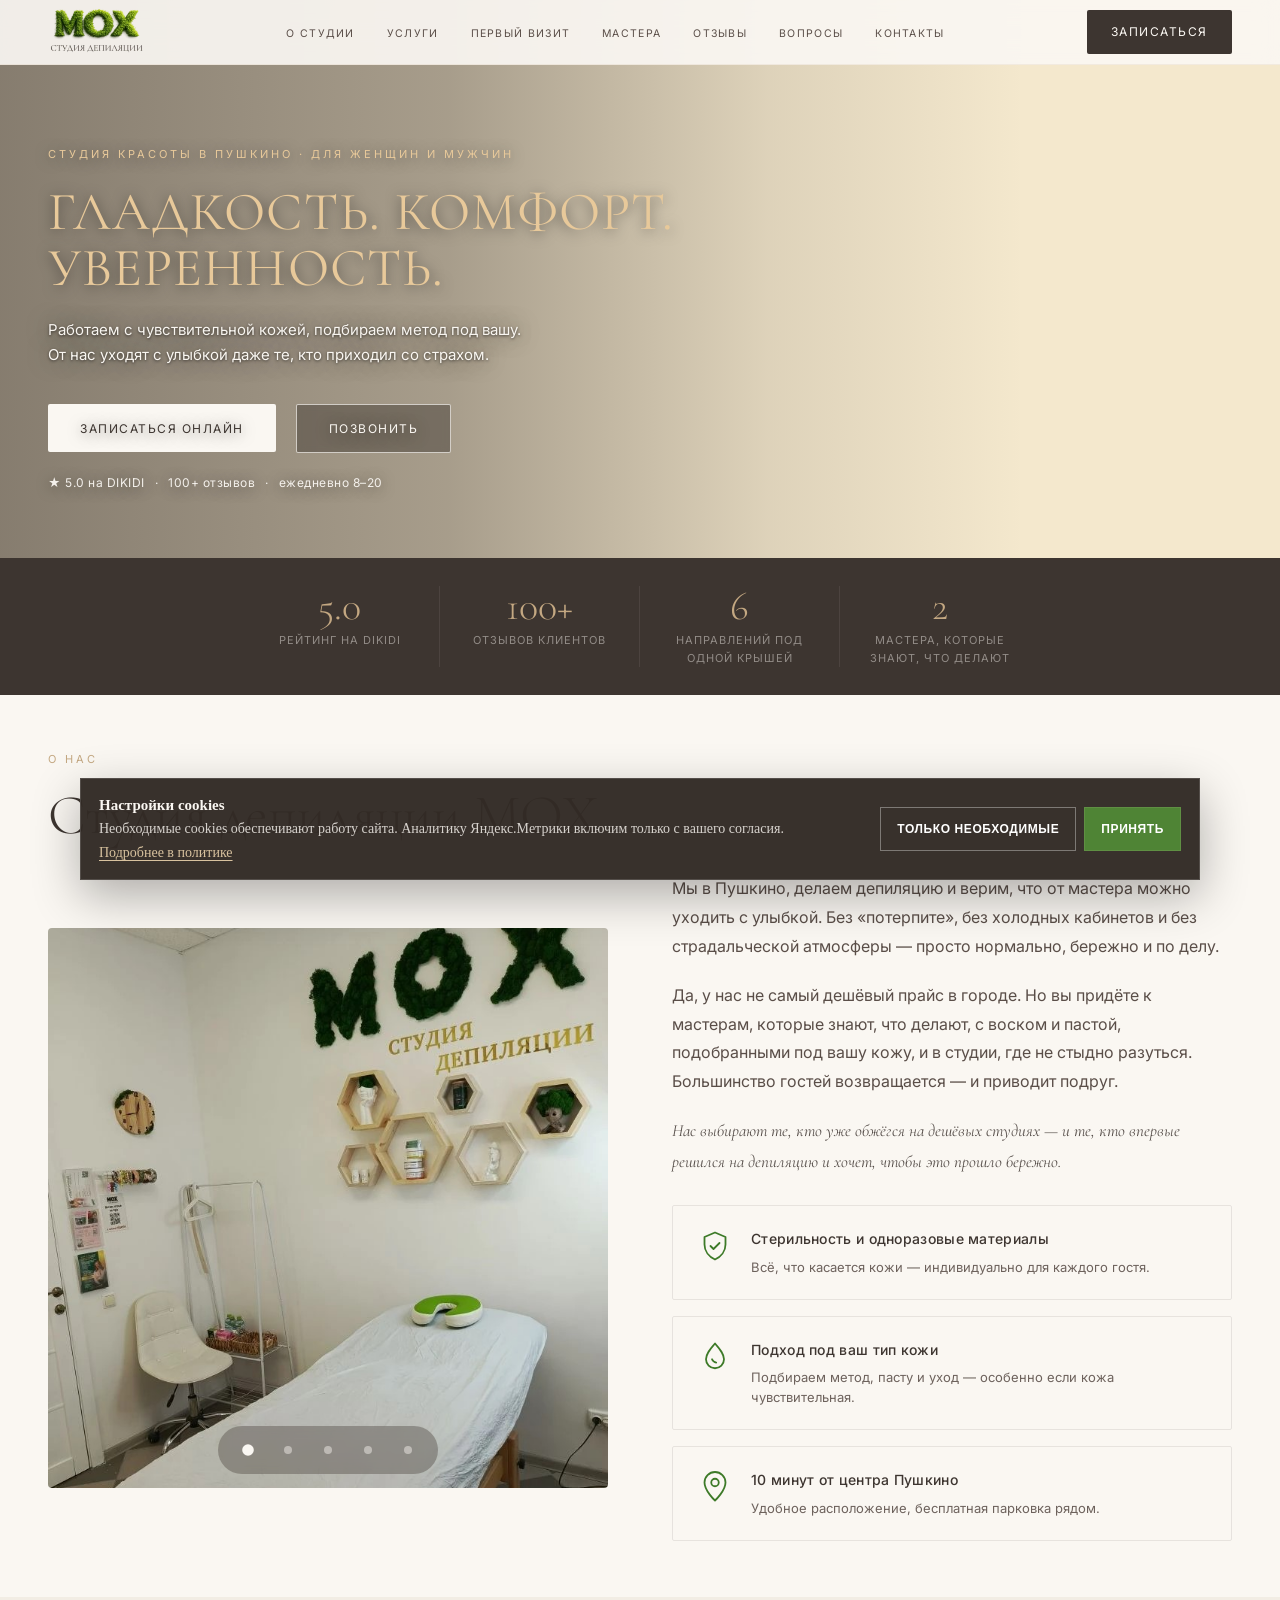
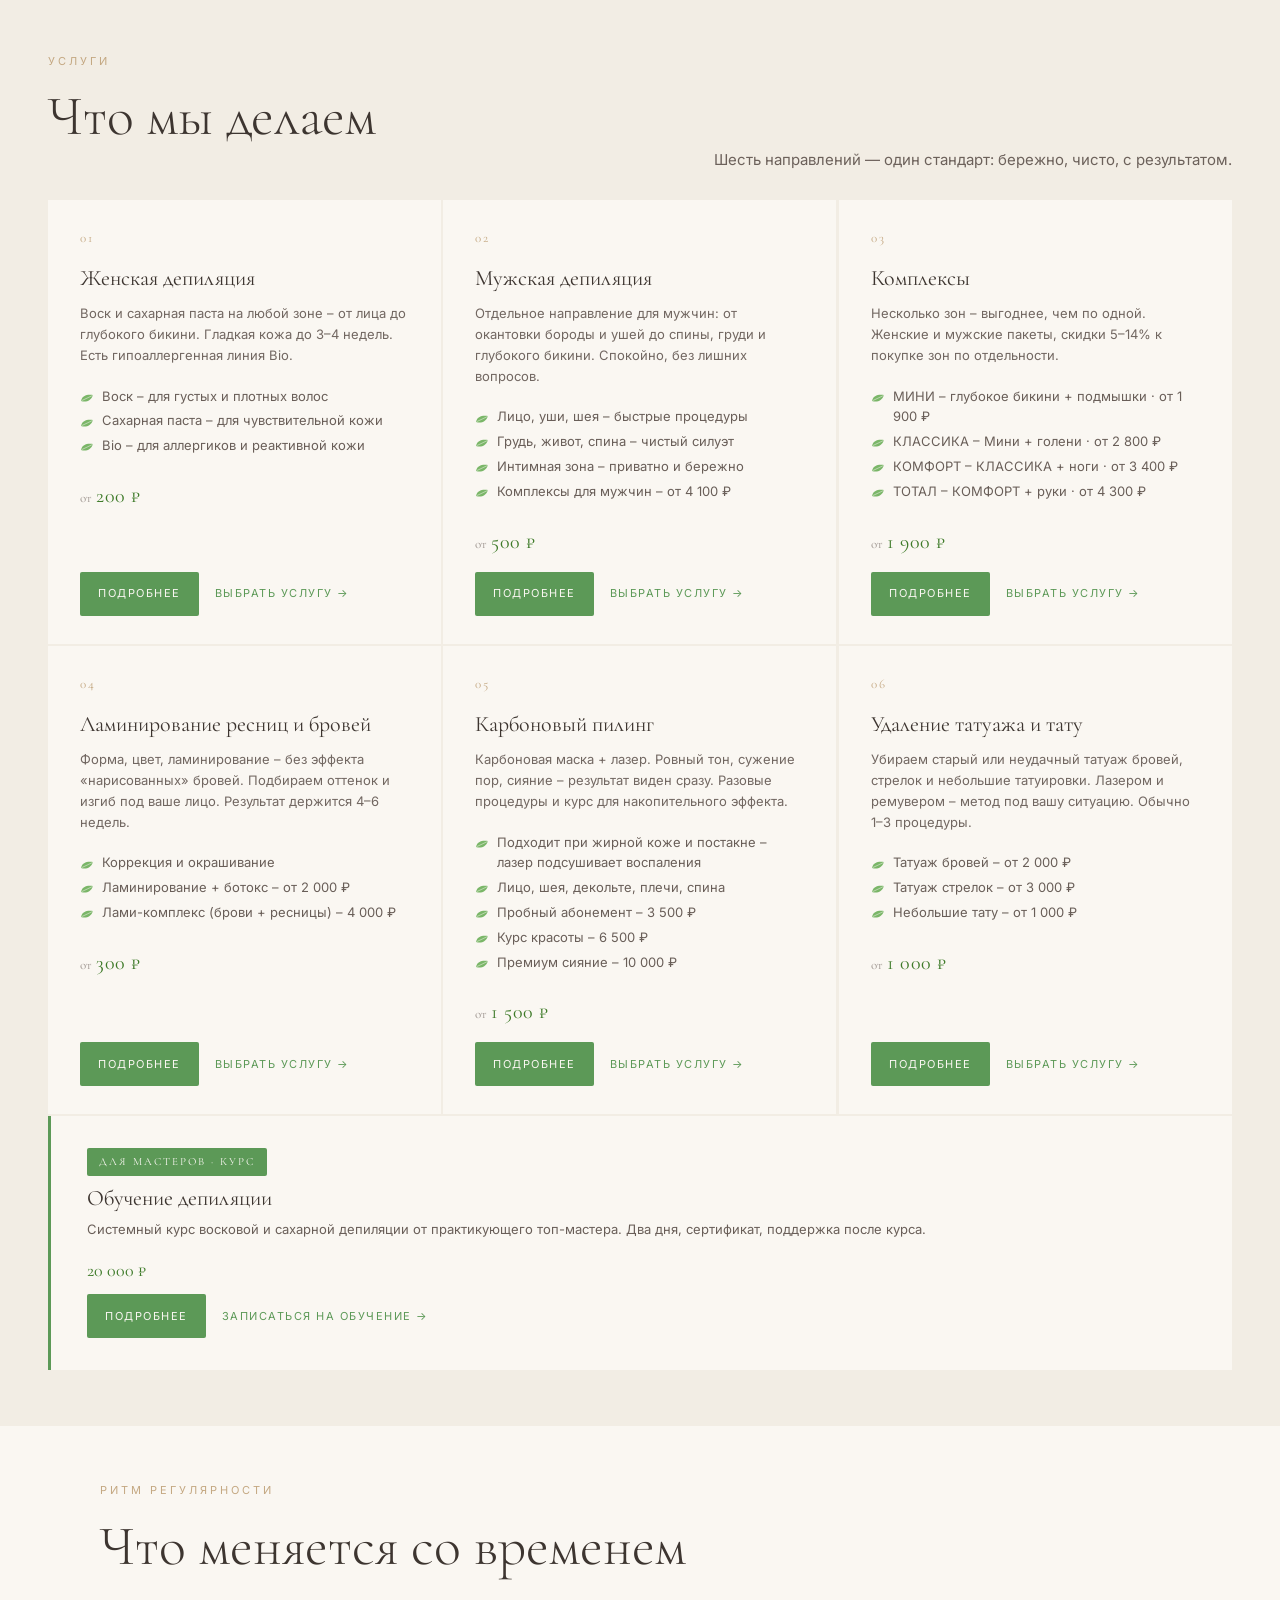
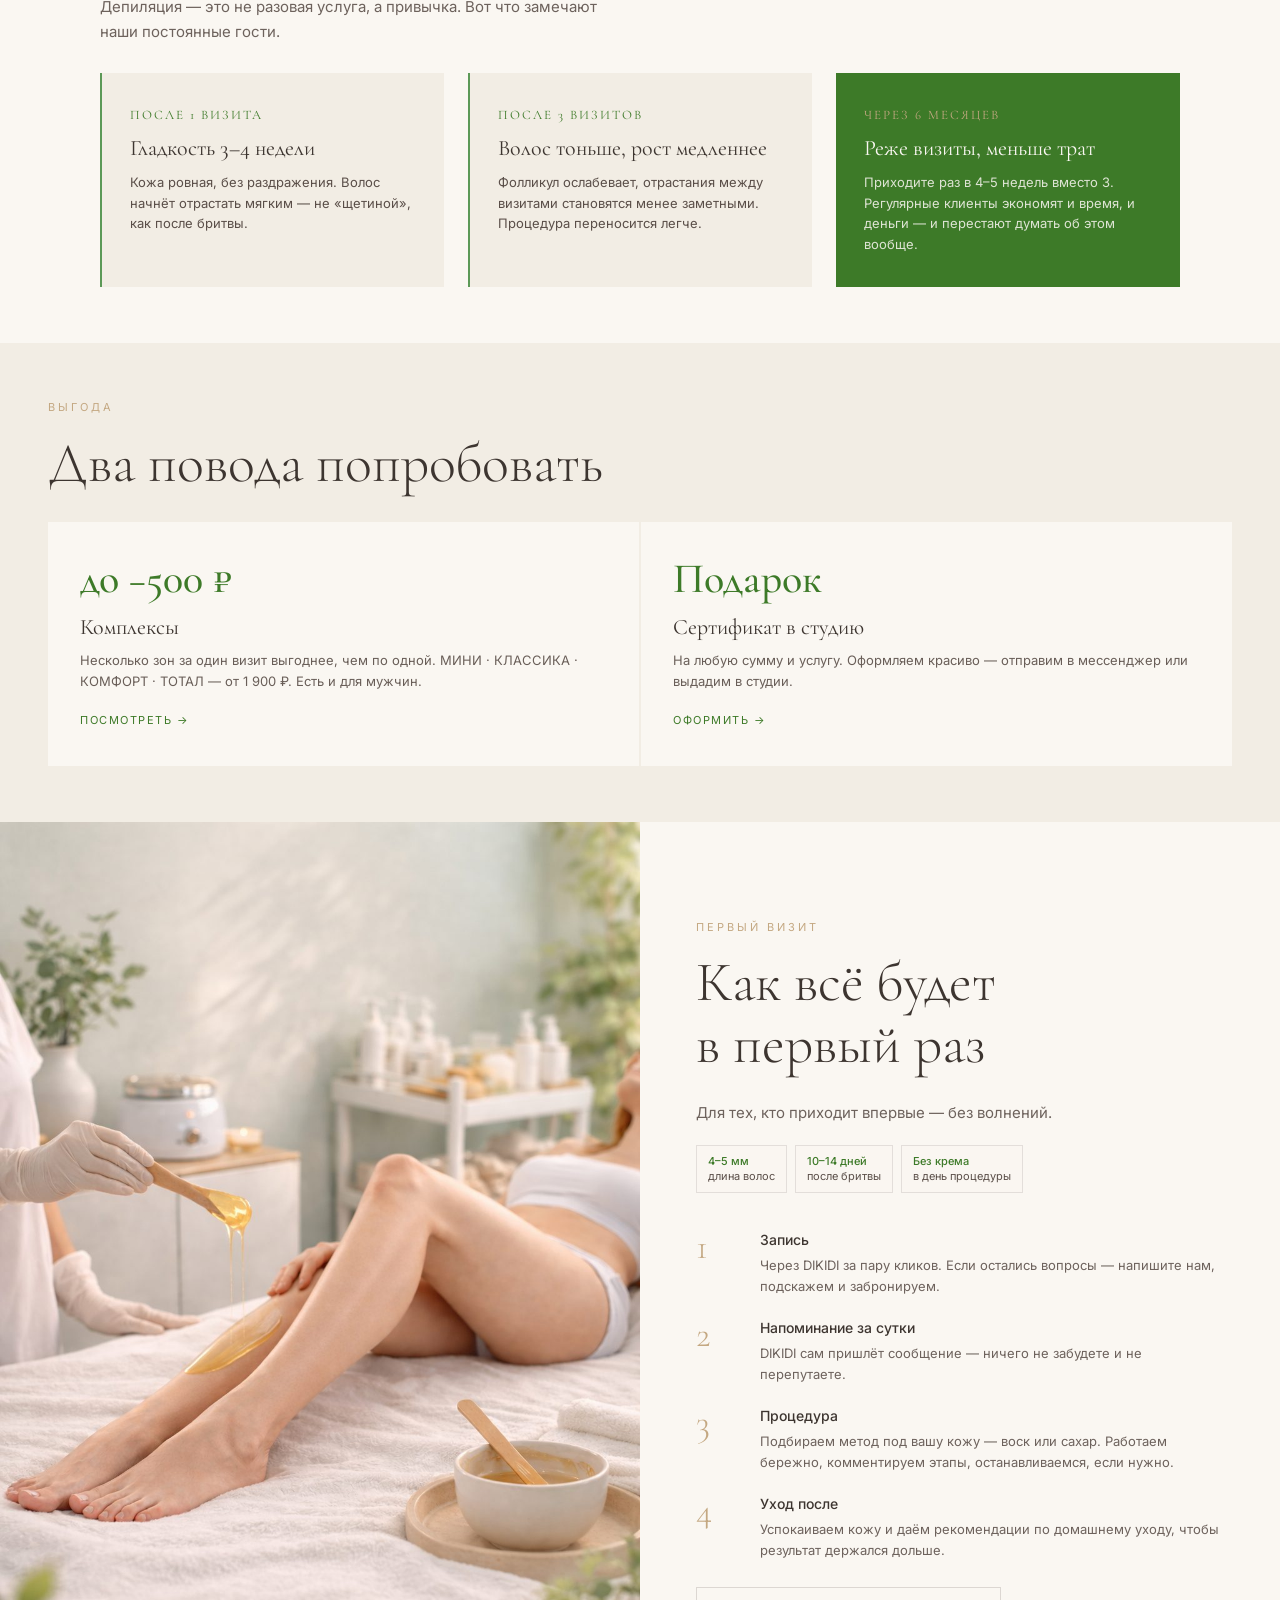
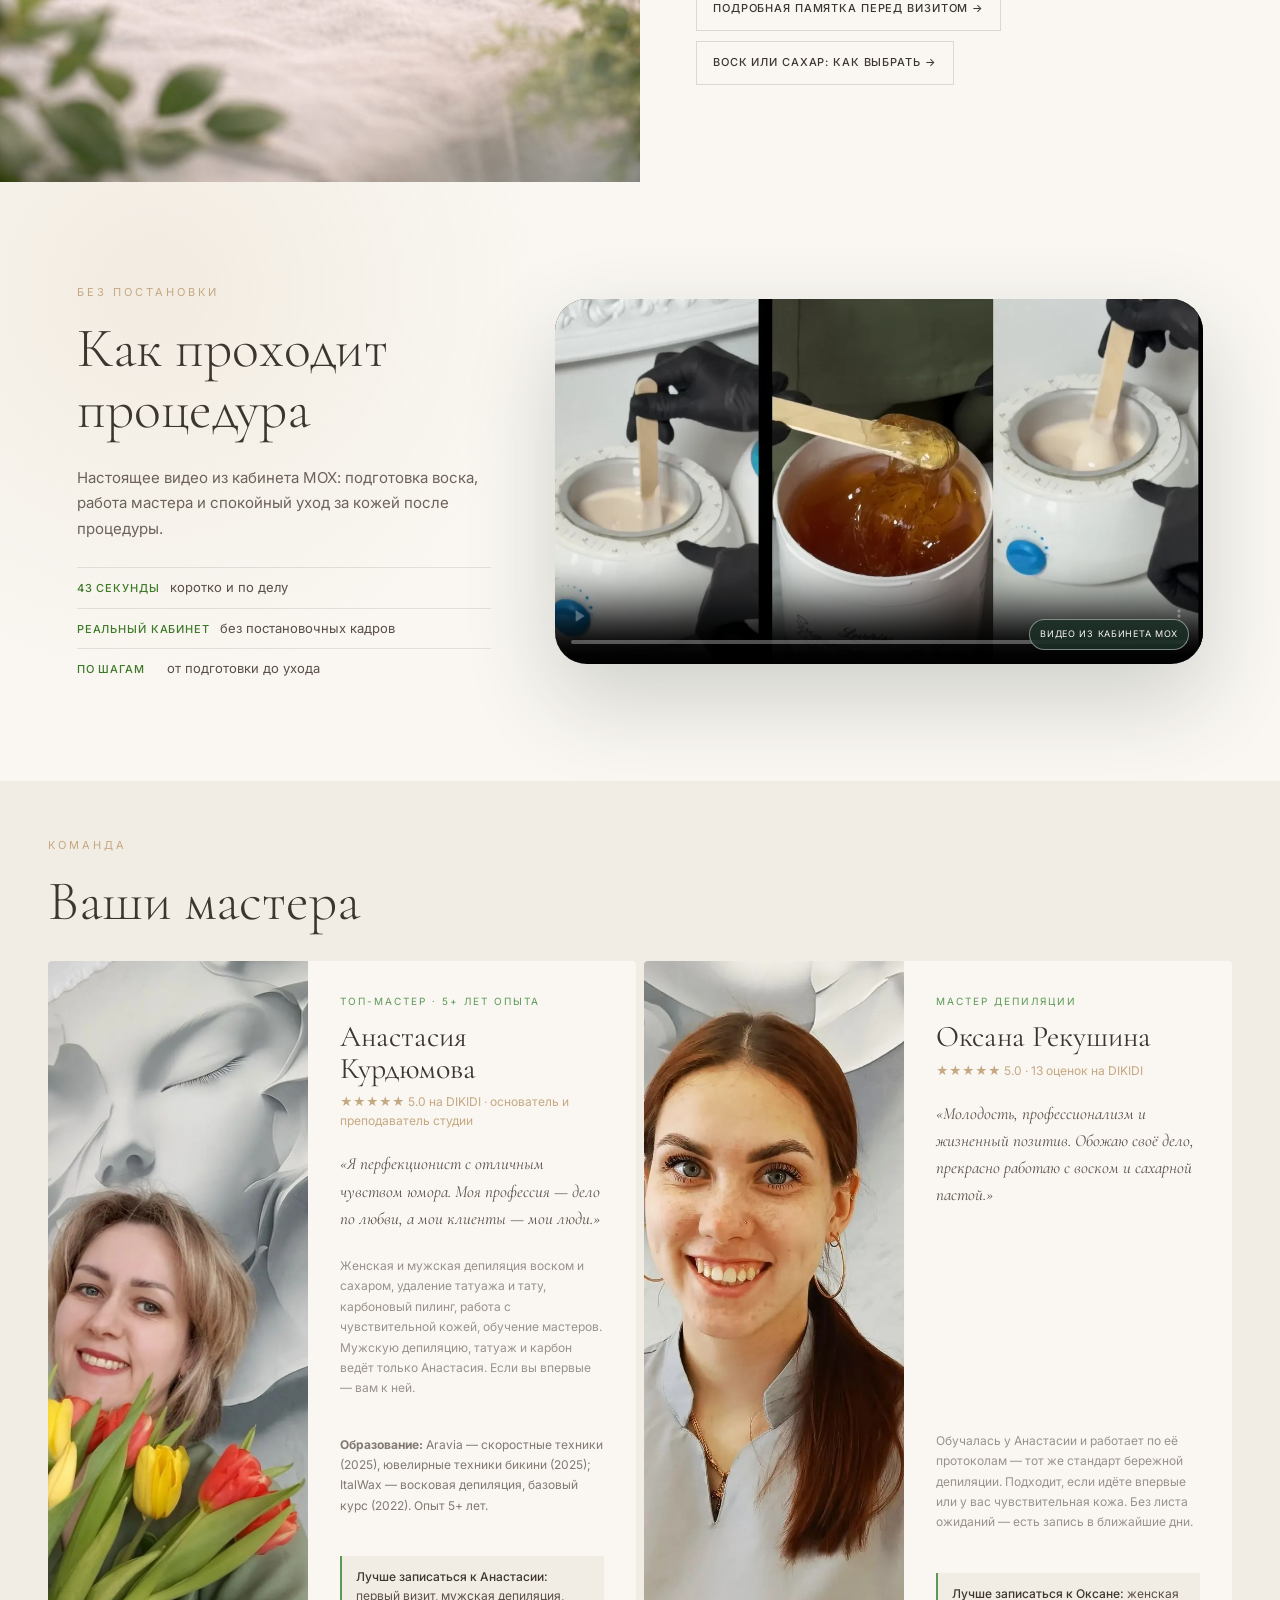
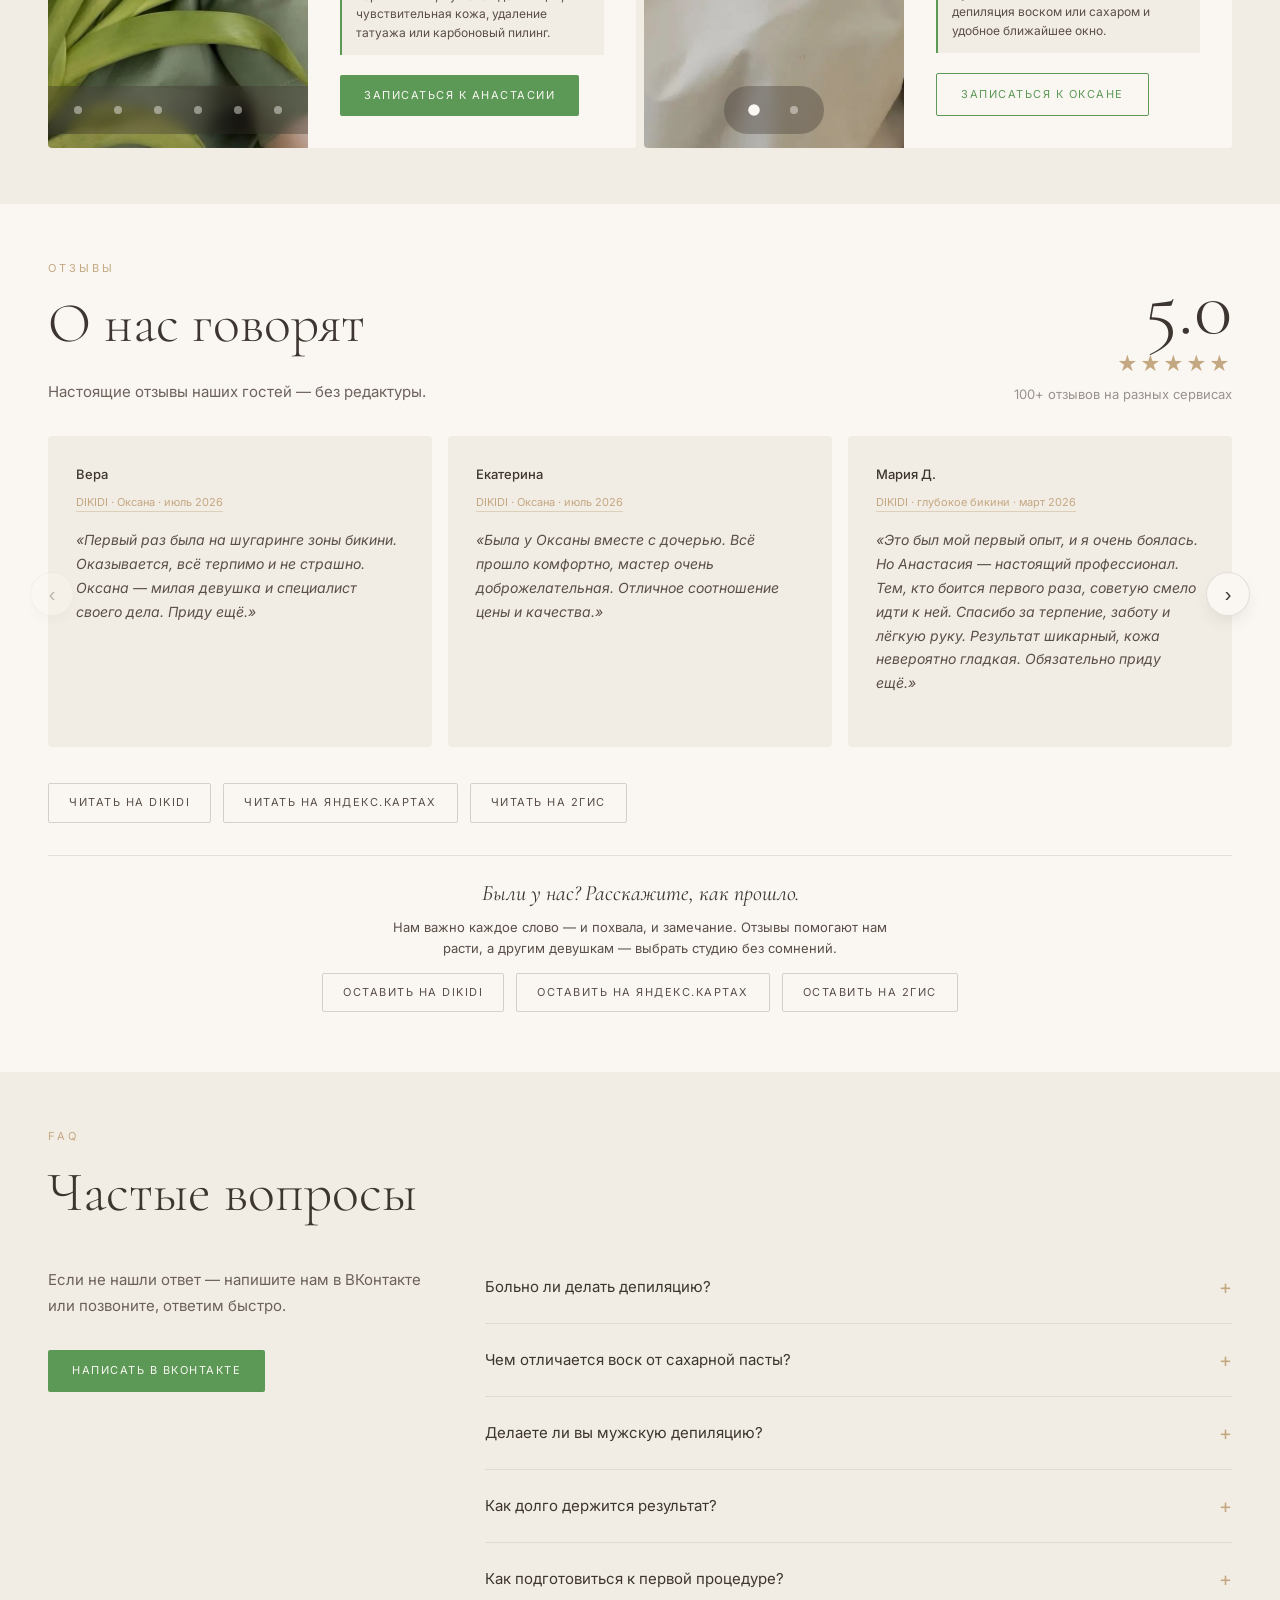
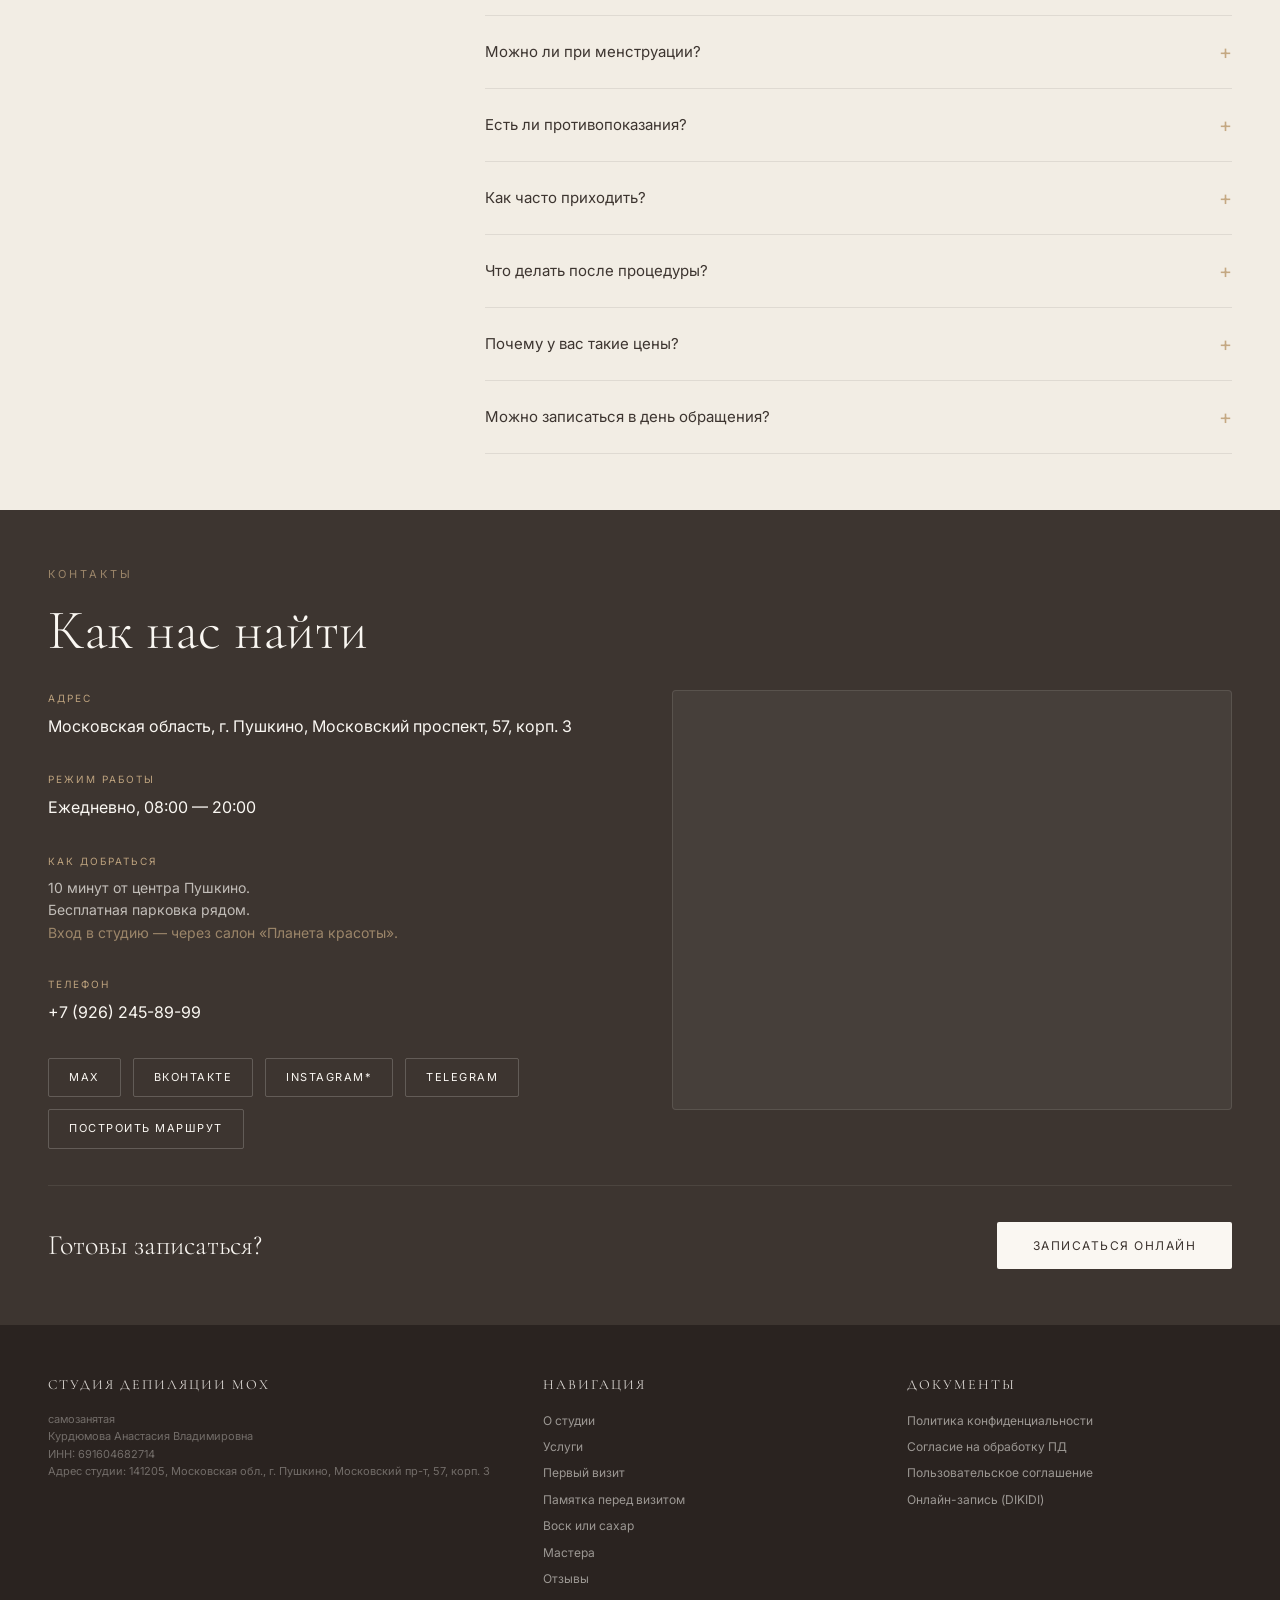
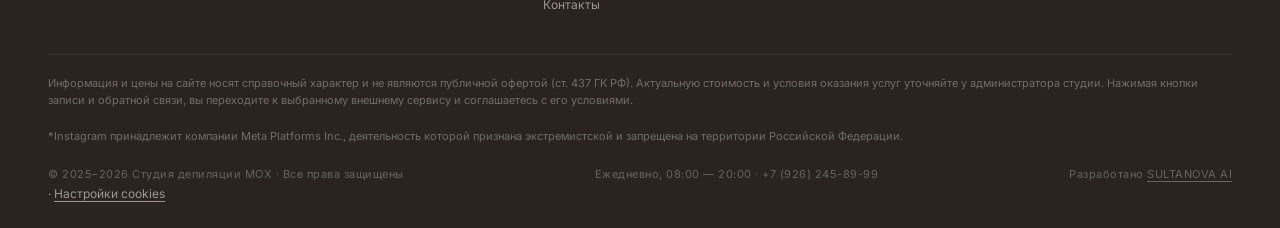
<file: index.html>
<!DOCTYPE html>
<html lang="ru">
<head>
  <meta charset="UTF-8">
  <meta name="viewport" content="width=device-width, initial-scale=1.0">
  <title>Студия депиляции МОХ — Пушкино</title>
  <meta name="description" content="Депиляция воском и сахаром, карбоновый пилинг, ламинирование ресниц и бровей, удаление татуажа. Работаем с чувствительной кожей. Пушкино, Московский пр., 57к3.">
  <meta name="theme-color" content="#FAF7F2">
  <meta name="yandex-verification" content="49eaa7215c5de0d1" />

  <link rel="icon" type="image/png" href="favicon.png">
  <link rel="apple-touch-icon" href="logo_new.png">

  <meta property="og:type" content="website">
  <meta property="og:locale" content="ru_RU">
  <meta property="og:site_name" content="Студия депиляции МОХ">
  <meta property="og:title" content="Студия депиляции МОХ — Пушкино">
  <meta property="og:description" content="Депиляция воском и сахаром, карбоновый пилинг, ламинирование ресниц и бровей, удаление татуажа. Пушкино, 10 минут от центра.">
  <meta property="og:image" content="https://studiomox.ru/og-image-v2.jpg">
  <meta property="og:image:width" content="1200">
  <meta property="og:image:height" content="630">

  <meta name="twitter:card" content="summary_large_image">
  <meta name="twitter:title" content="Студия депиляции МОХ — Пушкино">
  <meta name="twitter:description" content="Депиляция, карбон, ламинирование ресниц и бровей. Пушкино, 10 минут от центра.">
  <meta name="twitter:image" content="https://studiomox.ru/og-image-v2.jpg">

  <link rel="canonical" href="https://studiomox.ru/">

  <script type="application/ld+json">
{
  "@context": "https://schema.org",
  "@type": "BeautySalon",
  "@id": "https://studiomox.ru/#studio",
  "name": "Студия депиляции МОХ",
  "alternateName": "МОХ",
  "url": "https://studiomox.ru/",
  "logo": "https://studiomox.ru/logo_new.png",
  "image": [
    "https://studiomox.ru/images/hero2.jpg",
    "https://studiomox.ru/images/studio-1.jpeg",
    "https://studiomox.ru/images/studio-2.jpeg"
  ],
  "priceRange": "₽₽",
  "telephone": "+79262458999",
  "address": {
    "@type": "PostalAddress",
    "streetAddress": "Московская область, г. Пушкино, Московский проспект, 57, корп. 3",
    "addressCountry": "RU"
  },
  "areaServed": {
    "@type": "City",
    "name": "Пушкино"
  },
  "hasMap": "https://yandex.com/maps/org/studio_/82859174374/",
  "openingHours": "Mo-Su 08:00-20:00",
  "employee": [
    {
      "@type": "Person",
      "name": "Анастасия Курдюмова",
      "jobTitle": "ТопМастер"
    },
    {
      "@type": "Person",
      "name": "Оксана Рекушина",
      "jobTitle": "Мастер"
    }
  ],
  "sameAs": [
    "https://vk.ru/mox_pushkino",
    "https://max.ru/join/XUaVZ5nAhNeaqM1vpxHjrUxd1azmEjL3-AgCfs2Gb9o",
    "https://yandex.com/maps/org/studio_/82859174374/",
    "https://2gis.ru/moscow/geo/70000001100047995"
  ],
  "hasOfferCatalog": {
    "@type": "OfferCatalog",
    "name": "Услуги студии МОХ",
    "itemListElement": [
      {
        "@type": "Offer",
        "name": "Женская депиляция",
        "url": "https://studiomox.ru/services/women.html",
        "priceCurrency": "RUB",
        "availability": "https://schema.org/InStock",
        "price": "200"
      },
      {
        "@type": "Offer",
        "name": "Мужская депиляция",
        "url": "https://studiomox.ru/services/men.html",
        "priceCurrency": "RUB",
        "availability": "https://schema.org/InStock",
        "price": "500"
      },
      {
        "@type": "Offer",
        "name": "Комплексы",
        "url": "https://studiomox.ru/services/complexes.html",
        "priceCurrency": "RUB",
        "availability": "https://schema.org/InStock",
        "price": "1900"
      },
      {
        "@type": "Offer",
        "name": "Ламинирование ресниц и бровей",
        "url": "https://studiomox.ru/services/brows.html",
        "priceCurrency": "RUB",
        "availability": "https://schema.org/InStock",
        "price": "300"
      },
      {
        "@type": "Offer",
        "name": "Карбоновый пилинг",
        "url": "https://studiomox.ru/services/carbon.html",
        "priceCurrency": "RUB",
        "availability": "https://schema.org/InStock",
        "price": "1500"
      },
      {
        "@type": "Offer",
        "name": "Удаление татуажа и тату",
        "url": "https://studiomox.ru/services/tattoo.html",
        "priceCurrency": "RUB",
        "availability": "https://schema.org/InStock",
        "price": "1000"
      },
      {
        "@type": "Offer",
        "name": "Обучение депиляции",
        "url": "https://studiomox.ru/services/course.html",
        "priceCurrency": "RUB",
        "availability": "https://schema.org/InStock",
        "price": "20000"
      }
    ]
  }
}
  </script>

  <link rel="preconnect" href="https://fonts.googleapis.com">
  <link rel="preconnect" href="https://fonts.gstatic.com" crossorigin>
  <link rel="preload" as="image" href="images/hero2.jpg" fetchpriority="high" media="(min-width: 901px)">
  <link rel="preload" as="image" href="images/hero-mobile.jpeg" fetchpriority="high" media="(max-width: 900px)">
  <link href="https://fonts.googleapis.com/css2?family=Cormorant+Garamond:ital,wght@0,300;0,400;0,500;0,600;1,300;1,400&family=Inter:wght@300;400;500&display=swap" rel="stylesheet">
  <script type="text/javascript" src="https://dikidi.ru/assets/js/widget_record/widget2.min.js?v=1773811740"></script>
  <style>
    :root {
      --milk:   #FAF7F2;
      --sage:   #5C9957;
      --sage-dark: #3D7A28;
      --beige:  #C4A882;
      --taupe:  #3D3530;
      --taupe2: #5a4e48;
      --light:  #F2EDE4;
    }

    *, *::before, *::after { box-sizing: border-box; margin: 0; padding: 0; }

    html { scroll-behavior: smooth; }

    body {
      font-family: 'Inter', sans-serif;
      background: var(--milk);
      color: var(--taupe);
      font-size: 15px;
      line-height: 1.6;
      -webkit-font-smoothing: antialiased;
    }

    h1, h2, h3 {
      font-family: 'Cormorant Garamond', serif;
      font-weight: 400;
      line-height: 1.15;
    }

    img { display: block; width: 100%; height: 100%; object-fit: cover; }

    /* ─── SCROLL FADE ─── */
    .js .fade-in {
      opacity: 0;
      transform: translateY(32px);
      transition: opacity 0.9s cubic-bezier(.22,.8,.36,1), transform 0.9s cubic-bezier(.22,.8,.36,1);
    }
    .fade-in.visible { opacity: 1; transform: none; }

    /* ─── WAU: shared card lift ─── */
    .service-card, .promo-card, .extras-card, .master-card, .review-card {
      transition: transform 0.45s cubic-bezier(.22,.8,.36,1),
                  box-shadow 0.45s cubic-bezier(.22,.8,.36,1),
                  background 0.35s ease,
                  border-color 0.35s ease;
      will-change: transform;
    }
    .service-card:hover, .promo-card:hover, .extras-card:hover,
    .master-card:hover, .review-card:hover {
      transform: translateY(-6px);
      box-shadow: 0 18px 48px -24px rgba(61,53,48,0.28), 0 4px 12px -6px rgba(61,53,48,0.12);
    }

    /* ─── WAU: buttons smoother ─── */
    .btn-primary, .btn-ghost, .btn-sage, .btn-outline-sage, .btn-milk,
    .nav-cta, .sticky-cta-btn, .platform-btn, .social-btn, .service-link,
    .promo-card-link {
      transition: background 0.35s ease, color 0.35s ease,
                  border-color 0.35s ease, transform 0.35s cubic-bezier(.22,.8,.36,1),
                  box-shadow 0.35s ease;
    }
    .btn-primary:hover, .btn-sage:hover, .btn-milk:hover, .nav-cta:hover {
      transform: translateY(-2px);
      box-shadow: 0 10px 24px -10px rgba(61,53,48,0.35);
    }

    @media (prefers-reduced-motion: reduce) {
      .fade-in, .service-card, .promo-card, .extras-card, .master-card,
      .review-card, .hero-h1 { animation: none !important; transition: none !important; }
    }

    /* ─── NAV ─── */
    nav {
      position: fixed;
      top: 0; left: 0; right: 0;
      z-index: 100;
      display: flex;
      align-items: center;
      justify-content: space-between;
      padding: 8px 48px;
      background: rgba(250,247,242,0.92);
      backdrop-filter: blur(12px);
      border-bottom: 1px solid rgba(196,168,130,0.15);
      transition: padding 0.3s;
    }

    .nav-logo {
      font-family: 'Cormorant Garamond', serif;
      font-size: 22px;
      font-weight: 500;
      letter-spacing: 4px;
      text-transform: uppercase;
      color: var(--taupe);
      text-decoration: none;
    }

    .nav-links {
      display: flex;
      gap: 32px;
      list-style: none;
    }

    .nav-links a {
      font-size: 10.5px;
      letter-spacing: 1.3px;
      text-transform: uppercase;
      color: var(--taupe2);
      text-decoration: none;
      transition: color 0.2s;
    }
    .nav-links a:hover { color: var(--sage); }

    .nav-cta {
      min-height: 44px;
      display: inline-flex;
      align-items: center;
      font-size: 12px;
      letter-spacing: 1.5px;
      text-transform: uppercase;
      color: var(--milk);
      background: var(--taupe);
      padding: 10px 24px;
      border-radius: 2px;
      text-decoration: none;
      transition: background 0.2s;
    }
    .nav-cta:hover { background: var(--sage); }

    /* ─── HERO ─── */
    #hero {
      position: relative;
      min-height: 62vh;
      display: flex;
      align-items: center;
      padding: 120px 48px 40px;
      overflow: hidden;
    }

    .hero-bg {
      position: absolute;
      inset: 0;
      background: #F4E8CD;
    }

    .hero-bg img,
    .hero-bg video {
      width: 100%;
      height: 100%;
      object-fit: cover;
      object-position: center 30%;
    }

    .hero-overlay {
      position: absolute;
      inset: 0;
      background: linear-gradient(
        to right,
        rgba(61,53,48,0.6) 0%,
        rgba(61,53,48,0.42) 35%,
        rgba(61,53,48,0.12) 60%,
        rgba(61,53,48,0) 80%
      );
    }

    .hero-content {
      position: relative;
      z-index: 2;
      max-width: 680px;
    }

    .hero-content { text-shadow: 0 2px 14px rgba(0,0,0,0.55); }

    .hero-label {
      font-size: 11px;
      letter-spacing: 3px;
      text-transform: uppercase;
      color: #E8C99A;
      margin-bottom: 20px;
    }

    .hero-h1 {
      font-size: clamp(34px, 4.2vw, 54px);
      color: #E8C99A;
      font-weight: 400;
      margin-bottom: 20px;
      line-height: 1.05;
      letter-spacing: 0.02em;
    }

    .hero-sub {
      font-size: 15px;
      color: rgba(250,247,242,1);
      max-width: 480px;
      margin-bottom: 36px;
      line-height: 1.7;
      text-shadow: 0 1px 3px rgba(0,0,0,0.6), 0 0 22px rgba(40,30,24,0.6);
    }

    .hero-actions {
      display: flex;
      align-items: center;
      gap: 20px;
      flex-wrap: wrap;
    }

    .btn-primary {
      font-size: 12px;
      letter-spacing: 1.5px;
      text-transform: uppercase;
      color: var(--taupe);
      background: var(--milk);
      padding: 14px 32px;
      border-radius: 2px;
      text-decoration: none;
      transition: background 0.2s, color 0.2s;
    }
    .btn-primary:hover { background: var(--sage); color: var(--milk); }

    .btn-ghost {
      font-size: 12px;
      letter-spacing: 1.5px;
      text-transform: uppercase;
      color: var(--milk);
      background: rgba(61,53,48,0.45);
      border: 1px solid rgba(250,247,242,0.7);
      padding: 14px 32px;
      border-radius: 2px;
      text-decoration: none;
      backdrop-filter: blur(4px);
      transition: background 0.2s, border-color 0.2s, color 0.2s;
    }
    .btn-ghost:hover { background: rgba(61,53,48,0.7); border-color: var(--beige); color: var(--beige); }

    .hero-promo-box {
      display: flex;
      align-items: center;
      gap: 20px;
      background: rgba(250,247,242,0.08);
      border: 1px solid rgba(196,168,130,0.45);
      backdrop-filter: blur(6px);
      padding: 18px 22px;
      border-radius: 4px;
      margin-bottom: 28px;
      max-width: 540px;
    }
    .hero-promo-badge {
      font-family: 'Cormorant Garamond', serif;
      font-size: 38px;
      font-weight: 500;
      color: var(--beige);
      line-height: 1;
      letter-spacing: -1px;
      flex-shrink: 0;
    }
    .hero-promo-title {
      font-family: 'Cormorant Garamond', serif;
      font-size: 19px;
      color: var(--milk);
      margin-bottom: 4px;
      letter-spacing: 0.3px;
    }
    .hero-promo-sub {
      font-size: 13px;
      color: rgba(250,247,242,0.75);
      line-height: 1.55;
    }
    .hero-promo-note {
      position: absolute;
      left: 0;
      right: 0;
      bottom: 6px;
      z-index: 2;
      margin: 0;
      padding: 0 24px;
      text-align: center;
      font-size: 11px;
      letter-spacing: 0.5px;
      color: rgba(250,247,242,0.75);
      line-height: 1.4;
      font-style: italic;
      white-space: nowrap;
      overflow: hidden;
      text-overflow: ellipsis;
    }

    .hero-trust {
      display: flex;
      gap: 10px;
      margin-top: 20px;
      font-size: 12px;
      color: rgba(250,247,242,0.95);
      letter-spacing: 0.5px;
      flex-wrap: wrap;
    }

    /* ─── PROMO / ВЫГОДА ─── */
    #promo {
      background: var(--light);
      padding: 56px 48px;
    }
    .promo-header { margin-bottom: 28px; }
    .promo-grid {
      display: grid;
      grid-template-columns: repeat(2, 1fr);
      gap: 2px;
    }
    .promo-card {
      background: var(--milk);
      padding: 36px 32px;
      position: relative;
      overflow: hidden;
      display: flex;
      flex-direction: column;
      transition: background 0.3s;
    }
    .promo-card:hover { background: #fff; }
    .promo-card.feature {
      background: var(--sage-dark);
      color: var(--milk);
    }
    .promo-card.feature:hover { background: #336621; }
    .promo-card-badge {
      font-family: 'Cormorant Garamond', serif;
      font-size: 42px;
      font-weight: 500;
      color: var(--sage-dark);
      line-height: 1;
      margin-bottom: 14px;
    }
    .promo-card.feature .promo-card-badge { color: var(--beige); }
    .promo-card-title {
      font-family: 'Cormorant Garamond', serif;
      font-size: 22px;
      color: var(--taupe);
      margin-bottom: 10px;
      line-height: 1.2;
    }
    .promo-card.feature .promo-card-title { color: var(--milk); }
    .promo-card-text {
      font-size: 13px;
      color: var(--taupe2);
      opacity: 0.9;
      line-height: 1.6;
      margin-bottom: 20px;
      flex: 1;
    }
    .promo-card.feature .promo-card-text { color: rgba(250,247,242,0.8); opacity: 1; }
    .promo-card-note {
      font-size: 11px;
      line-height: 1.5;
      font-style: italic;
      color: var(--taupe2);
      opacity: 0.7;
      margin-top: -8px;
      margin-bottom: 20px;
    }
    .promo-card.feature .promo-card-note { color: rgba(250,247,242,0.65); opacity: 1; }
    .promo-card-link {
      font-size: 11px;
      letter-spacing: 1.5px;
      text-transform: uppercase;
      color: var(--sage-dark);
      text-decoration: none;
      align-self: flex-start;
    }
    .promo-card.feature .promo-card-link { color: var(--beige); }

    /* ─── TRUST BAR ─── */
    #trust {
      background: var(--taupe);
      padding: 28px 48px;
      display: flex;
      gap: 0;
      justify-content: center;
    }

    .trust-item {
      flex: 1;
      max-width: 200px;
      text-align: center;
      padding: 0 24px;
      border-right: 1px solid rgba(250,247,242,0.08);
    }
    .trust-item:last-child { border-right: none; }

    .trust-num {
      font-family: 'Cormorant Garamond', serif;
      font-size: 40px;
      font-weight: 300;
      color: var(--beige);
      line-height: 1;
      margin-bottom: 6px;
    }

    .trust-text {
      font-size: 11px;
      letter-spacing: 1px;
      text-transform: uppercase;
      color: rgba(250,247,242,0.45);
    }

    /* ─── SECTIONS ─── */
    section { padding: 56px 48px; }

    .section-label {
      font-size: 11px;
      letter-spacing: 3px;
      text-transform: uppercase;
      color: var(--beige);
      margin-bottom: 16px;
    }

    .section-title {
      font-family: 'Cormorant Garamond', serif;
      font-size: clamp(36px, 5vw, 56px);
      font-weight: 300;
      color: var(--taupe);
      margin-bottom: 24px;
      line-height: 1.1;
    }

    .section-sub {
      font-size: 15px;
      color: var(--taupe2);
      opacity: 0.88;
      max-width: 520px;
      line-height: 1.7;
    }

    /* ─── ABOUT ─── */
    #about { background: var(--milk); }

    .about-grid {
      display: grid;
      grid-template-columns: 1fr 1fr;
      gap: 64px;
      align-items: center;
      margin-top: 28px;
    }

    .about-img-wrap {
      position: relative;
      height: 560px;
      border-radius: 4px;
      overflow: hidden;
    }

    .about-img-wrap .slide {
      position: absolute;
      inset: 0;
      opacity: 0;
      transition: opacity 0.7s ease;
    }
    .about-img-wrap .slide.active { opacity: 1; }

    .about-accent {
      position: absolute;
      bottom: -20px;
      right: -20px;
      width: 120px;
      height: 120px;
      background: var(--sage);
      opacity: 0.25;
      border-radius: 2px;
    }

    .about-text-block p {
      font-size: 16px;
      line-height: 1.8;
      color: var(--taupe2);
      margin-bottom: 20px;
    }

    .about-pills {
      display: flex;
      flex-direction: column;
      gap: 16px;
      margin-top: 28px;
    }

    .about-pill {
      display: flex;
      align-items: flex-start;
      gap: 18px;
      padding: 22px 24px;
      background: transparent;
      border: 1px solid rgba(61,53,48,0.1);
      border-radius: 2px;
      transition: border-color 0.35s ease, background 0.35s ease, transform 0.35s cubic-bezier(.22,.8,.36,1);
    }
    .about-pill:hover {
      border-color: var(--sage);
      background: rgba(250,247,242,0.6);
      transform: translateX(4px);
    }

    .pill-icon {
      width: 36px;
      height: 36px;
      flex-shrink: 0;
      color: var(--sage-dark);
      display: flex;
      align-items: center;
      justify-content: center;
    }
    .pill-icon svg { width: 100%; height: 100%; stroke: currentColor; stroke-width: 1.2; fill: none; stroke-linecap: round; stroke-linejoin: round; }

    .pill-title {
      font-size: 14px;
      font-weight: 500;
      letter-spacing: 0.3px;
      color: var(--taupe);
      margin-bottom: 6px;
    }

    .pill-text {
      font-size: 13px;
      color: var(--taupe2);
      opacity: 0.88;
      line-height: 1.55;
    }

    /* ─── SERVICES ─── */
    #services { background: var(--light); padding: 56px 48px; }

    .services-header {
      display: flex;
      align-items: flex-end;
      justify-content: space-between;
      margin-bottom: 28px;
      gap: 40px;
    }

    .services-grid {
      display: grid;
      grid-template-columns: repeat(3, 1fr);
      gap: 2px;
    }

    .service-card {
      background: var(--milk);
      padding: 28px 32px;
      cursor: pointer;
      transition: background 0.3s;
      position: relative;
      overflow: hidden;
    }

    .service-card::after {
      content: '';
      position: absolute;
      bottom: 0; left: 0; right: 0;
      height: 2px;
      background: var(--sage);
      transform: scaleX(0);
      transform-origin: left;
      transition: transform 0.3s;
    }

    .service-card:hover { background: #fff; }
    .service-card:hover::after { transform: scaleX(1); }

    .service-n {
      font-family: 'Cormorant Garamond', serif;
      font-size: 13px;
      color: var(--beige);
      letter-spacing: 2px;
      margin-bottom: 16px;
    }

    .service-name {
      font-family: 'Cormorant Garamond', serif;
      font-size: 22px;
      font-weight: 400;
      color: var(--taupe);
      margin-bottom: 12px;
      line-height: 1.2;
    }

    .service-desc {
      font-size: 13px;
      color: var(--taupe2);
      opacity: 0.85;
      line-height: 1.6;
      margin-bottom: 20px;
    }

    .service-link {
      min-height: 44px;
      display: inline-flex;
      align-items: center;
      font-size: 11px;
      letter-spacing: 1.5px;
      text-transform: uppercase;
      color: var(--sage);
      text-decoration: none;
    }
    .service-actions {
      display: flex;
      align-items: center;
      gap: 16px;
      flex-wrap: wrap;
      margin-top: 4px;
    }
    .service-btn-more {
      min-height: 44px;
      display: inline-flex;
      align-items: center;
      background: var(--sage);
      color: var(--milk);
      font-size: 11px;
      letter-spacing: 1.5px;
      text-transform: uppercase;
      padding: 10px 18px;
      border-radius: 2px;
      text-decoration: none;
      transition: background 0.25s ease, transform 0.25s ease;
    }
    .service-btn-more:hover {
      background: var(--sage-dark);
      transform: translateY(-1px);
    }

    .service-bullets {
      list-style: none;
      padding: 0;
      margin: 0 0 20px;
      font-size: 13px;
      color: var(--taupe2);
      opacity: 0.9;
      line-height: 1.6;
    }
    .service-bullets li {
      padding-left: 22px;
      position: relative;
      margin-bottom: 4px;
    }
    .service-bullets li::before {
      content: '';
      position: absolute;
      left: 0;
      top: 0.55em;
      width: 16px;
      height: 10px;
      background-image: url("data:image/svg+xml;utf8,<svg xmlns='http://www.w3.org/2000/svg' viewBox='0 0 14 10'><path d='M1 8 C 2 2, 8 1, 13 2 C 11 8, 6 9.5, 1 8 Z' fill='%236DB05A'/><path d='M2 7.5 Q 7 5.2 12.5 2.5' stroke='%23FAF7F2' stroke-width='0.5' fill='none' stroke-linecap='round'/></svg>");
      background-repeat: no-repeat;
      background-size: contain;
    }

    .service-price {
      font-family: 'Cormorant Garamond', serif;
      font-size: 20px;
      color: var(--sage-dark);
      margin-bottom: 14px;
      letter-spacing: 0.5px;
    }
    .service-price em {
      font-style: normal;
      font-size: 13px;
      color: var(--taupe2);
      opacity: 0.6;
      letter-spacing: 0;
      margin-right: 4px;
    }

    .extras-strip {
      display: grid;
      grid-template-columns: 1fr 1fr;
      gap: 2px;
      margin-top: 2px;
    }
    .extras-card {
      background: var(--light);
      padding: 32px 32px;
      position: relative;
      overflow: hidden;
      transition: background 0.3s;
    }
    .extras-card:hover { background: #e8f0de; }
    .extras-card--course {
      background: var(--milk);
      border-left: 3px solid var(--sage);
      padding-left: 36px;
    }
    .extras-card--course:hover { background: #f3f5ec; }
    .extras-card--course .extras-label {
      display: inline-block;
      background: var(--sage);
      color: var(--milk);
      padding: 5px 12px;
      border-radius: 2px;
      letter-spacing: 2px;
      font-size: 11px;
    }
    .extras-label {
      font-family: 'Cormorant Garamond', serif;
      font-size: 13px;
      color: var(--sage-dark);
      letter-spacing: 2px;
      text-transform: uppercase;
      margin-bottom: 10px;
    }
    .extras-title {
      font-family: 'Cormorant Garamond', serif;
      font-size: 22px;
      color: var(--taupe);
      margin-bottom: 8px;
    }
    .extras-desc {
      font-size: 13px;
      color: var(--taupe2);
      opacity: 0.9;
      line-height: 1.6;
      margin-bottom: 16px;
    }
    .extras-meta {
      font-family: 'Cormorant Garamond', serif;
      font-size: 18px;
      color: var(--sage-dark);
      margin-bottom: 10px;
    }

    /* ─── FIRST VISIT ─── */
    #first-visit {
      background: var(--milk);
      display: grid;
      grid-template-columns: 1fr 1fr;
      gap: 0;
      padding: 0;
    }

    .fv-image {
      position: relative;
      min-height: 500px;
    }

    .fv-content {
      padding: 56px 56px;
      display: flex;
      flex-direction: column;
      justify-content: center;
    }

    .steps {
      margin-top: 32px;
      display: flex;
      flex-direction: column;
      gap: 20px;
    }

    .step {
      display: flex;
      gap: 24px;
      align-items: flex-start;
    }

    .step-num {
      font-family: 'Cormorant Garamond', serif;
      font-size: 36px;
      font-weight: 300;
      color: var(--beige);
      line-height: 1;
      flex-shrink: 0;
      width: 40px;
    }

    .step-body {}

    .step-title {
      font-size: 14px;
      font-weight: 500;
      margin-bottom: 4px;
    }

    .step-text {
      font-size: 13px;
      color: var(--taupe2);
      opacity: 0.88;
      line-height: 1.6;
    }

    /* ─── MASTERS ─── */
    #masters { background: var(--light); }

    .masters-grid {
      display: grid;
      grid-template-columns: 1fr 1fr;
      gap: 8px;
      margin-top: 28px;
    }

    .master-card {
      background: var(--milk);
      border-radius: 4px;
      overflow: hidden;
      display: grid;
      grid-template-columns: minmax(260px, 40%) 1fr;
    }

    .master-photo {
      position: relative;
      min-height: 480px;
      overflow: hidden;
      background: var(--light);
    }

    .master-photo .slide {
      position: absolute;
      inset: 0;
      opacity: 0;
      transition: opacity 0.7s ease;
    }
    .master-photo .slide.active { opacity: 1; }

    .carousel-dots {
      position: absolute;
      bottom: 14px;
      left: 50%;
      transform: translateX(-50%);
      z-index: 3;
      display: flex;
      gap: 8px;
      padding: 8px 14px;
      background: rgba(61,53,48,0.35);
      backdrop-filter: blur(6px);
      border-radius: 100px;
    }
    .carousel-dots button {
      position: relative;
      width: 32px;
      height: 32px;
      border-radius: 50%;
      border: none;
      padding: 0;
      background: transparent;
      cursor: pointer;
    }
    .carousel-dots button::before {
      content: "";
      position: absolute;
      inset: 12px;
      border-radius: 50%;
      background: rgba(250,247,242,0.45);
      transition: background 0.2s, transform 0.2s;
    }
    .carousel-dots button.active::before {
      background: var(--milk);
      transform: scale(1.45);
    }

    /* Carousel arrows */
    .carousel-arrow {
      position: absolute;
      top: 50%;
      transform: translateY(-50%);
      z-index: 4;
      width: 44px;
      height: 44px;
      border: none;
      border-radius: 50%;
      background: rgba(61,53,48,0.45);
      backdrop-filter: blur(6px);
      color: var(--milk);
      font-size: 20px;
      line-height: 44px;
      text-align: center;
      cursor: pointer;
      opacity: 0;
      transition: opacity 0.25s, background 0.2s, transform 0.2s;
      padding: 0;
      user-select: none;
    }
    [data-carousel]:hover .carousel-arrow,
    .carousel-arrow:focus { opacity: 1; }
    .carousel-arrow:hover { background: rgba(61,53,48,0.7); }
    .carousel-arrow.prev { left: 12px; }
    .carousel-arrow.next { right: 12px; }
    @media (max-width: 900px) {
      .carousel-arrow { opacity: 1; width: 44px; height: 44px; line-height: 44px; font-size: 18px; }
    }

    .master-info {
      padding: 32px 32px;
      display: flex;
      flex-direction: column;
    }

    .master-tag {
      font-size: 10px;
      letter-spacing: 2px;
      text-transform: uppercase;
      color: var(--sage);
      margin-bottom: 12px;
    }

    .master-name {
      font-family: 'Cormorant Garamond', serif;
      font-size: 30px;
      font-weight: 400;
      line-height: 1.05;
      color: var(--taupe);
      margin-bottom: 8px;
    }

    .master-rating {
      font-size: 12px;
      color: var(--beige);
      margin-bottom: 20px;
    }

    .master-quote {
      font-family: 'Cormorant Garamond', serif;
      font-size: 17px;
      font-style: italic;
      color: var(--taupe2);
      line-height: 1.6;
      margin-bottom: 24px;
      flex: 1;
    }

    .master-spec {
      font-size: 12px;
      color: var(--taupe2);
      opacity: 0.6;
      line-height: 1.7;
      margin-bottom: 24px;
    }

    .btn-sage {
      display: inline-block;
      font-size: 11px;
      letter-spacing: 1.5px;
      text-transform: uppercase;
      color: var(--milk);
      background: var(--sage);
      padding: 12px 24px;
      border-radius: 2px;
      text-decoration: none;
      align-self: flex-start;
      transition: background 0.2s;
    }
    .btn-sage:hover { background: var(--taupe); }

    .btn-outline-sage {
      display: inline-block;
      font-size: 11px;
      letter-spacing: 1.5px;
      text-transform: uppercase;
      color: var(--sage);
      border: 1px solid var(--sage);
      padding: 12px 24px;
      border-radius: 2px;
      text-decoration: none;
      align-self: flex-start;
      transition: background 0.2s, color 0.2s;
    }
    .btn-outline-sage:hover { background: var(--sage); color: var(--milk); }

    /* ─── REVIEWS ─── */
    #reviews { background: var(--milk); }

    .reviews-top {
      display: flex;
      align-items: flex-end;
      justify-content: space-between;
      margin-bottom: 32px;
      gap: 40px;
    }

    .review-score-big {
      font-family: 'Cormorant Garamond', serif;
      font-size: 80px;
      font-weight: 300;
      color: var(--taupe);
      line-height: 1;
    }

    .review-stars { font-size: 20px; color: var(--beige); letter-spacing: 2px; }
    .review-count { font-size: 13px; color: var(--taupe2); opacity: 0.6; margin-top: 4px; }

    .reviews-slider-wrap {
      position: relative;
      margin-bottom: 32px;
    }
    .reviews-track {
      display: flex;
      gap: 16px;
      overflow-x: auto;
      scroll-snap-type: x mandatory;
      scroll-behavior: smooth;
      scrollbar-width: none;
      padding-bottom: 4px;
    }
    .reviews-track::-webkit-scrollbar { display: none; }
    .review-card {
      background: var(--light);
      padding: 28px;
      border-radius: 4px;
      flex: 0 0 calc((100% - 32px) / 3);
      scroll-snap-align: start;
    }
    .reviews-arrow {
      position: absolute;
      top: 50%;
      transform: translateY(-50%);
      width: 44px;
      height: 44px;
      border-radius: 50%;
      background: var(--milk);
      border: 1px solid rgba(61,53,48,0.12);
      color: var(--taupe);
      font-size: 20px;
      line-height: 1;
      cursor: pointer;
      box-shadow: 0 8px 20px -10px rgba(61,53,48,0.25);
      transition: background 0.25s ease, color 0.25s ease, border-color 0.25s ease, opacity 0.25s ease;
      z-index: 2;
    }
    .reviews-arrow:hover { background: var(--sage); color: var(--milk); border-color: var(--sage); }
    .reviews-arrow.prev { left: -18px; }
    .reviews-arrow.next { right: -18px; }
    .reviews-arrow[disabled] { opacity: 0.3; cursor: default; }
    @media (max-width: 900px) {
      .review-card { flex: 0 0 calc(100% - 16px); }
      .reviews-arrow.prev { left: 4px; }
      .reviews-arrow.next { right: 4px; }
    }
    @media (min-width: 600px) and (max-width: 900px) {
      .review-card { flex: 0 0 calc((100% - 16px) / 2); }
    }

    .review-author {
      font-size: 13px;
      font-weight: 500;
      margin-bottom: 4px;
    }

    .review-source {
      font-size: 11px;
      color: var(--beige);
      margin-bottom: 16px;
    }

    .review-text {
      font-size: 14px;
      color: var(--taupe2);
      line-height: 1.7;
      font-style: italic;
    }

    .platforms {
      display: flex;
      gap: 12px;
      flex-wrap: wrap;
    }

    .platform-btn {
      font-size: 11px;
      letter-spacing: 1.5px;
      text-transform: uppercase;
      color: var(--taupe2);
      border: 1px solid rgba(61,53,48,0.2);
      padding: 10px 20px;
      border-radius: 2px;
      text-decoration: none;
      transition: border-color 0.2s, color 0.2s;
    }
    .platform-btn:hover { border-color: var(--sage); color: var(--sage); }

    .reviews-invite {
      margin-top: 32px;
      text-align: center;
      padding: 20px 24px 4px;
      border-top: 1px solid rgba(61,53,48,0.12);
    }
    .reviews-invite-title {
      font-family: 'Cormorant Garamond', serif;
      font-size: 22px;
      font-weight: 400;
      font-style: italic;
      color: var(--taupe);
      margin-bottom: 6px;
    }
    .reviews-invite-text {
      font-size: 13px;
      color: var(--taupe2);
      line-height: 1.6;
      max-width: 520px;
      margin: 0 auto 14px;
    }
    .reviews-invite-links {
      display: flex;
      gap: 12px;
      flex-wrap: wrap;
      justify-content: center;
    }

    /* ─── FAQ ─── */
    #faq { background: var(--light); }

    .faq-grid {
      display: grid;
      grid-template-columns: 1fr 2fr;
      gap: 64px;
      margin-top: 28px;
    }

    .faq-list { display: flex; flex-direction: column; gap: 0; }

    .faq-item {
      border-bottom: 1px solid rgba(61,53,48,0.1);
    }

    .faq-q {
      width: 100%;
      border: 0;
      background: transparent;
      text-align: left;
      font: inherit;
      display: flex;
      align-items: center;
      justify-content: space-between;
      padding: 20px 0;
      cursor: pointer;
      font-size: 15px;
      color: var(--taupe);
      user-select: none;
    }

    .faq-q:hover { color: var(--sage); }

    .faq-icon {
      font-size: 20px;
      color: var(--beige);
      flex-shrink: 0;
      transition: transform 0.3s;
    }

    .faq-item.open .faq-icon { transform: rotate(45deg); }

    .faq-a {
      font-size: 14px;
      color: var(--taupe2);
      line-height: 1.8;
      opacity: 0.92;
      max-height: 0;
      overflow: hidden;
      transition: max-height 0.4s ease, padding 0.3s;
    }

    .faq-item.open .faq-a {
      max-height: 200px;
      padding-bottom: 20px;
    }

    /* ─── CONTACTS ─── */
    #contacts {
      background: var(--taupe);
      padding: 56px 48px;
    }

    .contacts-grid {
      display: grid;
      grid-template-columns: 1fr 1fr;
      gap: 64px;
      align-items: start;
      margin-top: 28px;
    }

    .contact-group { margin-bottom: 32px; }

    .contact-label {
      font-size: 10px;
      letter-spacing: 2px;
      text-transform: uppercase;
      color: var(--beige);
      opacity: 0.95;
      margin-bottom: 8px;
    }

    .contact-value {
      font-size: 16px;
      color: var(--milk);
      line-height: 1.6;
    }

    .contact-value a {
      color: var(--milk);
      text-decoration: none;
      transition: color 0.2s;
    }
    .contact-value a:hover { color: var(--beige); }

    .social-links {
      display: flex;
      gap: 12px;
      flex-wrap: wrap;
      margin-top: 32px;
    }

    .social-btn {
      font-size: 11px;
      letter-spacing: 1.5px;
      text-transform: uppercase;
      color: var(--milk);
      border: 1px solid rgba(250,247,242,0.2);
      padding: 10px 20px;
      border-radius: 2px;
      text-decoration: none;
      transition: border-color 0.2s;
    }
    .social-btn:hover { border-color: var(--beige); color: var(--beige); }

    .map-placeholder {
      position: relative;
      background: rgba(250,247,242,0.05);
      border: 1px solid rgba(250,247,242,0.1);
      border-radius: 4px;
      height: 420px;
      min-height: 320px;
      display: flex;
      align-items: center;
      justify-content: center;
      font-size: 12px;
      color: rgba(250,247,242,0.3);
      letter-spacing: 2px;
      text-transform: uppercase;
    }

    .contacts-cta {
      margin-top: 36px;
      padding-top: 36px;
      border-top: 1px solid rgba(250,247,242,0.08);
      display: flex;
      align-items: center;
      justify-content: space-between;
    }

    .contacts-cta-text {
      font-family: 'Cormorant Garamond', serif;
      font-size: 28px;
      font-weight: 300;
      color: var(--milk);
    }

    .btn-milk {
      font-size: 12px;
      letter-spacing: 1.5px;
      text-transform: uppercase;
      color: var(--taupe);
      background: var(--milk);
      padding: 14px 36px;
      border-radius: 2px;
      text-decoration: none;
      transition: background 0.2s;
    }
    .btn-milk:hover { background: var(--beige); color: var(--milk); }

    /* ─── STICKY CTA (mobile) ─── */
    .sticky-cta {
      display: none;
      position: fixed;
      bottom: 0; left: 0; right: 0;
      z-index: 200;
      background: var(--taupe);
      padding: 12px 20px;
      align-items: center;
      justify-content: space-between;
    }

    .sticky-cta-text {
      font-size: 13px;
      color: rgba(250,247,242,0.6);
    }

    .sticky-cta-btn {
      min-height: 44px;
      display: inline-flex;
      align-items: center;
      font-size: 11px;
      letter-spacing: 1.5px;
      text-transform: uppercase;
      background: var(--sage);
      color: var(--milk);
      padding: 10px 20px;
      border-radius: 2px;
      text-decoration: none;
    }

    /* ─── FOOTER ─── */
    footer {
      background: #2a2320;
      padding: 48px 48px 24px;
      color: rgba(250,247,242,0.55);
      font-size: 12px;
      line-height: 1.7;
    }
    .footer-grid {
      display: grid;
      grid-template-columns: 1.4fr 1fr 1fr;
      gap: 40px;
      max-width: 1280px;
      margin: 0 auto 32px;
    }
    .footer-col-title {
      font-family: 'Cormorant Garamond', serif;
      font-size: 14px;
      letter-spacing: 2px;
      text-transform: uppercase;
      color: rgba(250,247,242,0.85);
      margin-bottom: 14px;
    }
    .footer-col a {
      display: block;
      color: rgba(250,247,242,0.55);
      text-decoration: none;
      margin-bottom: 6px;
      transition: color 0.2s;
    }
    .footer-col a:hover { color: var(--milk); }
    .footer-legal {
      font-size: 11px;
      line-height: 1.6;
      color: rgba(250,247,242,0.35);
    }
    .footer-disclaimer {
      max-width: 1280px;
      margin: 0 auto 20px;
      padding-top: 20px;
      border-top: 1px solid rgba(250,247,242,0.08);
      font-size: 11px;
      line-height: 1.6;
      color: rgba(250,247,242,0.35);
    }
    .footer-bottom {
      max-width: 1280px;
      margin: 0 auto;
      display: flex;
      justify-content: space-between;
      align-items: center;
      gap: 20px;
      font-size: 11px;
      color: rgba(250,247,242,0.3);
      letter-spacing: 0.5px;
    }

    /* ─── SCROLL-TOP BUTTON ─── */
    .scroll-top {
      position: fixed;
      right: 24px;
      bottom: 80px;
      width: 48px;
      height: 48px;
      border-radius: 50%;
      background: var(--taupe);
      color: var(--milk);
      border: none;
      font-size: 22px;
      line-height: 1;
      cursor: pointer;
      opacity: 0;
      visibility: hidden;
      transform: translateY(12px);
      transition: opacity 0.35s ease, transform 0.35s ease, background 0.25s ease, visibility 0.35s ease;
      box-shadow: 0 10px 24px -10px rgba(61,53,48,0.45);
      z-index: 999;
    }
    .scroll-top.visible { opacity: 1; visibility: visible; transform: translateY(0); }
    .scroll-top:hover { background: var(--sage); }
    @media (max-width: 900px) { .scroll-top { bottom: 80px; right: 16px; width: 44px; height: 44px; } }

    /* ─── MOBILE BURGER ─── */
    .nav-burger {
      display: none;
      width: 40px; height: 40px;
      background: transparent;
      border: none;
      cursor: pointer;
      padding: 0;
      position: relative;
      margin-left: auto;
      margin-right: 12px;
    }
    .nav-burger span {
      position: absolute;
      left: 8px; right: 8px;
      height: 2px;
      background: var(--taupe);
      transition: transform 0.3s ease, opacity 0.2s ease, top 0.3s ease;
    }
    .nav-burger span:nth-child(1) { top: 13px; }
    .nav-burger span:nth-child(2) { top: 19px; }
    .nav-burger span:nth-child(3) { top: 25px; }
    .nav-burger.open span:nth-child(1) { top: 19px; transform: rotate(45deg); }
    .nav-burger.open span:nth-child(2) { opacity: 0; }
    .nav-burger.open span:nth-child(3) { top: 19px; transform: rotate(-45deg); }

    /* ─── RESPONSIVE ─── */
    @media (max-width: 900px) {
      nav { padding: 6px 24px; }
      .nav-burger { display: block; }
      .nav-links {
        display: flex;
        flex-direction: column;
        gap: 0;
        position: fixed;
        top: 0; right: 0;
        width: 78%;
        max-width: 320px;
        height: 100vh;
        background: var(--milk);
        padding: 88px 28px 32px;
        box-shadow: -12px 0 40px -20px rgba(61,53,48,0.35);
        transform: translateX(100%);
        transition: transform 0.35s cubic-bezier(.22,.8,.36,1);
        z-index: 998;
        list-style: none;
        margin: 0;
      }
      .nav-links.open { transform: translateX(0); }
      .nav-links li { border-bottom: 1px solid rgba(61,53,48,0.08); }
      .nav-links a { display: block; padding: 16px 0; font-size: 17px; }
      body.menu-open { overflow: hidden; }
      .nav-backdrop {
        position: fixed; inset: 0;
        background: rgba(61,53,48,0.35);
        opacity: 0; visibility: hidden;
        transition: opacity 0.3s ease, visibility 0.3s ease;
        z-index: 997;
      }
      .nav-backdrop.visible { opacity: 1; visibility: visible; }

      #hero { padding: 100px 24px 60px; min-height: 80vh; }
      #hero .hero-bg img { object-position: 85% center !important; }
      #hero .hero-overlay {
        background: linear-gradient(
          to bottom,
          rgba(61,53,48,0.68) 0%,
          rgba(61,53,48,0.5) 55%,
          rgba(61,53,48,0.28) 100%
        ) !important;
      }
      .hero-h1 { font-size: 42px; }

      #trust { padding: 28px 24px; flex-wrap: wrap; gap: 20px; }
      .trust-item { border-right: none; flex: 1 1 40%; }

      section { padding: 56px 24px; }
      #promo { padding: 56px 24px; }
      #contacts { padding: 56px 24px; }
      #rhythm { padding: 56px 24px !important; }
      #rhythm > div > div[style*="grid-template-columns"] { grid-template-columns: 1fr !important; gap: 16px !important; }

      .reviews-top { flex-direction: column; align-items: flex-start; gap: 12px; }
      .reviews-top > div[style] { text-align: left !important; }
      .review-score-big { font-size: 56px; }

      .about-grid { grid-template-columns: 1fr; gap: 40px; }
      .about-img-wrap { height: 320px; }

      .services-grid { grid-template-columns: 1fr 1fr; }

      #first-visit { grid-template-columns: 1fr; }
      .fv-image { min-height: 280px; }
      .fv-content { padding: 60px 24px; }

      .master-card { grid-template-columns: 1fr; }
      .master-photo { min-height: 280px; }
      .masters-grid { grid-template-columns: 1fr; }
      .master-info { padding: 28px 24px; }

      .reviews-grid { grid-template-columns: 1fr; }

      .faq-grid { grid-template-columns: 1fr; gap: 40px; }

      .contacts-grid { grid-template-columns: 1fr; gap: 40px; }
      .contacts-cta { flex-direction: column; align-items: flex-start; gap: 20px; }

      footer { padding: 40px 24px 20px; }
      .footer-grid { grid-template-columns: 1fr; gap: 28px; margin-bottom: 24px; }
      .footer-bottom { flex-direction: column; text-align: center; gap: 8px; }

      .sticky-cta { display: flex; }
      body { padding-bottom: 60px; }
    }

    @media (max-width: 600px) {
      .services-grid { grid-template-columns: 1fr; }
      .extras-strip { grid-template-columns: 1fr; }
      .promo-grid { grid-template-columns: 1fr; }
      #promo { padding: 56px 20px; }
      #contacts { padding: 56px 20px; }
      section { padding: 56px 20px; }
      .hero-h1 { font-size: 34px; }
      .services-header { flex-direction: column; align-items: flex-start; gap: 16px; }

      /* логотип в шапке меньше */
      nav > a:first-child img { height: 72px !important; }
      nav > a:first-child span { font-size: 7px !important; letter-spacing: 3px !important; }
      nav { padding: 4px 16px !important; }
      .nav-cta { padding: 9px 14px; font-size: 11px; letter-spacing: 1px; }

      /* трест-бар — одна колонка на узких экранах */
      .trust-item { flex: 1 1 100%; padding: 0; }
      .trust-num { font-size: 34px; }

      /* промо-карточки — убрать лишний воздух */
      .promo-card { padding: 28px 24px; }
      .promo-card-badge { font-size: 34px; }

      /* сервис-карточки — компактнее */
      .service-card { padding: 20px 22px; }
      #services { padding: 40px 20px !important; }
      .services-header { margin-bottom: 20px; gap: 10px; }

      /* мастер-карточки */
      .master-info { padding: 24px 20px; }
      .master-name { font-size: 26px; }
      .master-quote { font-size: 16px; }

      /* FAQ */
      .faq-q { font-size: 16px; padding: 16px 0; min-height: 48px; }

      /* первый визит */
      .fv-content { padding: 48px 20px; }
      .fv-image { min-height: 220px; }

      /* контакты */
      .contact-value { font-size: 15px; }
      .contacts-cta-text { font-size: 24px; }

      /* отзывы */
      .reviews-invite { padding: 20px 0 4px; }
      .reviews-invite-title { font-size: 20px; }
    }


    /* ─── Точечная доводка без смены дизайн-системы ─── */
    .skip-link {
      position: fixed;
      top: 8px;
      left: 8px;
      z-index: 1001;
      padding: 10px 14px;
      background: var(--taupe);
      color: var(--milk);
      text-decoration: none;
      transform: translateY(-150%);
      transition: transform 0.2s ease;
    }
    .skip-link:focus { transform: translateY(0); }

    :where(a, button):focus-visible {
      outline: 3px solid var(--beige);
      outline-offset: 3px;
    }

    .hero-actions a {
      min-height: 48px;
      display: inline-flex;
      align-items: center;
      justify-content: center;
    }

    .service-card {
      display: flex;
      flex-direction: column;
    }
    .service-actions { margin-top: auto; }

    .first-visit-facts {
      display: flex;
      flex-wrap: wrap;
      gap: 8px;
      margin: 20px 0 4px;
    }
    .first-visit-facts span {
      padding: 8px 11px;
      border: 1px solid rgba(61,53,48,0.12);
      background: rgba(250,247,242,0.6);
      font-size: 11px;
      line-height: 1.35;
      color: var(--taupe2);
    }
    .first-visit-facts strong {
      display: block;
      color: var(--sage-dark);
      font-weight: 500;
    }

    .master-fit {
      margin: 16px 0 20px;
      padding: 12px 14px;
      border-left: 2px solid var(--sage);
      background: var(--light);
      color: var(--taupe2);
      font-size: 12px;
      line-height: 1.55;
    }
    .master-fit strong { color: var(--taupe); font-weight: 500; }

    a.review-source {
      display: inline-block;
      text-decoration: none;
      border-bottom: 1px solid rgba(196,168,130,0.45);
    }
    a.review-source:hover { color: var(--sage-dark); }

    @media (max-width: 900px) {
      .sticky-cta {
        padding-bottom: calc(12px + env(safe-area-inset-bottom));
      }
      body {
        padding-bottom: calc(60px + env(safe-area-inset-bottom));
      }
    }
    @media (max-width: 420px) {
      .sticky-cta { gap: 12px; padding-left: 16px; padding-right: 16px; }
      .sticky-cta-text { max-width: 110px; font-size: 11px; line-height: 1.35; }
      .sticky-cta-btn { justify-content: center; padding-inline: 16px; }
      .hero-actions { gap: 12px; }
      .hero-actions a { width: 100%; }
      .first-visit-facts span { flex: 1 1 30%; min-width: 92px; }
    }
  </style>
  <link rel="stylesheet" href="homepage-enhancements.css">
  <script>window.MOX_ANALYTICS = { counterId: 108746024 };</script>
  <script src="site-consent.js" defer></script>
  <script src="dikidi-goals.js"></script>
</head>
<body>
<a class="skip-link" href="#hero">Перейти к содержанию</a>

<!-- NAV -->
<nav aria-label="Основная навигация">
  <a class="nav-logo" href="#" style="display:flex;align-items:center;margin:-24px 0;">
    <img src="logo-192.webp" alt="Студия МОХ" width="192" height="192" style="height:96px;width:auto;">
  </a>
  <button class="nav-burger" type="button" aria-label="Открыть меню" aria-expanded="false" aria-controls="main-menu">
    <span></span><span></span><span></span>
  </button>
  <ul class="nav-links" id="main-menu">
    <li><a href="#about">О студии</a></li>
    <li><a href="#services">Услуги</a></li>
    <li><a href="#first-visit">Первый визит</a></li>
    <li><a href="#masters">Мастера</a></li>
    <li><a href="#reviews">Отзывы</a></li>
    <li><a href="#faq">Вопросы</a></li>
    <li><a href="#contacts">Контакты</a></li>
  </ul>
  <a class="nav-cta" href="https://dikidi.ru/#widget=213049">Записаться</a>
</nav>
<div class="nav-backdrop" aria-hidden="true"></div>

<!-- HERO -->
<section id="hero" tabindex="-1">
  <div class="hero-bg">
    <picture>
      <source media="(max-width: 900px)" srcset="images/hero-mobile.jpeg">
      <img src="images/hero2.jpg" alt="Студия депиляции МОХ в Пушкино — интерьер студии" fetchpriority="high" decoding="async" style="object-position: right 85%;">
    </picture>
  </div>
  <div class="hero-overlay"></div>
  <div class="hero-content">
    <p class="hero-label">Студия красоты в Пушкино · для женщин и мужчин</p>
    <h1 class="hero-h1">ГЛАДКОСТЬ. КОМФОРТ.<br>УВЕРЕННОСТЬ.</h1>
    <p class="hero-sub">Работаем с чувствительной кожей, подбираем метод под вашу. От нас уходят с улыбкой даже те, кто приходил со страхом.</p>

    <div class="hero-actions">
      <a class="btn-primary" href="https://dikidi.ru/#widget=213049">Записаться онлайн</a>
      <a class="btn-ghost" href="tel:+79262458999">Позвонить</a>
    </div>
    <div class="hero-trust">
      <span>★ 5.0 на DIKIDI</span>
      <span>·</span>
      <span>100+ отзывов</span>
      <span>·</span>
      <span>ежедневно 8–20</span>
    </div>
  </div>
</section>

<!-- TRUST BAR -->
<div id="trust">
  <div class="trust-item">
    <div class="trust-num" data-count="5" data-decimals="1">0.0</div>
    <div class="trust-text">Рейтинг на DIKIDI</div>
  </div>
  <div class="trust-item">
    <div class="trust-num" data-count="100" data-suffix="+">0+</div>
    <div class="trust-text">Отзывов клиентов</div>
  </div>
  <div class="trust-item">
    <div class="trust-num" data-count="6">0</div>
    <div class="trust-text">Направлений под одной крышей</div>
  </div>
  <div class="trust-item">
    <div class="trust-num" data-count="2">0</div>
    <div class="trust-text">Мастера, которые знают, что делают</div>
  </div>
</div>

<!-- ABOUT -->
<section id="about">
  <div class="fade-in">
    <p class="section-label">О нас</p>
    <h2 class="section-title">Студия депиляции МОХ</h2>
  </div>
  <div class="about-grid">
    <div class="about-img-wrap fade-in" data-carousel>
      <div class="slide active"><img src="images/studio-1.jpeg" alt="Студия МОХ — кабинет с логотипом из мха" loading="lazy" decoding="async" style="object-position: center 30%;"></div>
      <div class="slide"><img src="images/studio-2.jpeg" alt="Студия МОХ — соты с уходовыми средствами" loading="lazy" decoding="async" style="object-position: center center;"></div>
      <div class="slide"><img src="images/studio-3.jpeg" alt="Студия МОХ — гримёрная зона с большим зеркалом" loading="lazy" decoding="async" style="object-position: center center;"></div>
      <div class="slide"><img src="images/studio-4.jpeg" alt="Студия МОХ — рабочая зона мастера" loading="lazy" decoding="async" style="object-position: center center;"></div>
      <div class="slide"><img src="images/studio-5.jpeg" alt="Студия МОХ — арт-панно в интерьере" loading="lazy" decoding="async" style="object-position: center 20%;"></div>
      <div class="carousel-dots">
        <button class="active" aria-label="Фото 1"></button>
        <button aria-label="Фото 2"></button>
        <button aria-label="Фото 3"></button>
        <button aria-label="Фото 4"></button>
        <button aria-label="Фото 5"></button>
      </div>
    </div>
    <div class="about-text-block fade-in">
      <p>Мы в Пушкино, делаем депиляцию и верим, что от мастера можно уходить с улыбкой. Без «потерпите», без холодных кабинетов и без страдальческой атмосферы — просто нормально, бережно и по делу.</p>
      <p>Да, у нас не самый дешёвый прайс в городе. Но вы придёте к мастерам, которые знают, что делают, с воском и пастой, подобранными под вашу кожу, и в студии, где не стыдно разуться. Большинство гостей возвращается — и приводит подруг.</p>
      <p style="font-family:'Cormorant Garamond',serif; font-style:italic; font-size:17px; color:var(--taupe); opacity:0.85;">Нас выбирают те, кто уже обжёгся на дешёвых студиях — и те, кто впервые решился на депиляцию и хочет, чтобы это прошло бережно.</p>
      <div class="about-pills">
        <div class="about-pill">
          <div class="pill-icon">
            <svg viewBox="0 0 24 24"><path d="M12 3l7 3v5c0 4.5-3 8.2-7 10-4-1.8-7-5.5-7-10V6l7-3z"/><path d="M9 12l2 2 4-4"/></svg>
          </div>
          <div>
            <div class="pill-title">Стерильность и одноразовые материалы</div>
            <div class="pill-text">Всё, что касается кожи — индивидуально для каждого гостя.</div>
          </div>
        </div>
        <div class="about-pill">
          <div class="pill-icon">
            <svg viewBox="0 0 24 24"><path d="M12 3c3.5 4 6 7 6 10.5a6 6 0 11-12 0C6 10 8.5 7 12 3z"/><path d="M10 13.5c.5 1.2 1.5 2 2.8 2.2"/></svg>
          </div>
          <div>
            <div class="pill-title">Подход под ваш тип кожи</div>
            <div class="pill-text">Подбираем метод, пасту и уход — особенно если кожа чувствительная.</div>
          </div>
        </div>
        <div class="about-pill">
          <div class="pill-icon">
            <svg viewBox="0 0 24 24"><path d="M12 21s-7-6.5-7-12a7 7 0 1114 0c0 5.5-7 12-7 12z"/><circle cx="12" cy="9" r="2.5"/></svg>
          </div>
          <div>
            <div class="pill-title">10 минут от центра Пушкино</div>
            <div class="pill-text">Удобное расположение, бесплатная парковка рядом.</div>
          </div>
        </div>
      </div>
    </div>
  </div>
</section>

<!-- SERVICES -->
<section id="services" data-generated-from="data/services.json">
  <div class="services-header fade-in">
    <div>
      <p class="section-label">Услуги</p>
      <h2 class="section-title">Что мы делаем</h2>
    </div>
    <p class="section-sub">Шесть направлений — один стандарт: бережно, чисто, с результатом.</p>
  </div>
  <div class="services-grid">
    <article class="service-card fade-in">
      <div class="service-n">01</div>
      <h3 class="service-name">Женская депиляция</h3>
      <div class="service-desc">Воск и сахарная паста на любой зоне – от лица до глубокого бикини. Гладкая кожа до 3–4 недель. Есть гипоаллергенная линия Bio.</div>
      <ul class="service-bullets"><li>Воск – для густых и плотных волос</li><li>Сахарная паста – для чувствительной кожи</li><li>Bio – для аллергиков и реактивной кожи</li></ul>
      <div class="service-price"><em>от</em>200 ₽</div>
      <div class="service-actions">
        <a class="service-btn-more" href="services/women.html">Подробнее</a>
        <a class="service-link" href="https://dikidi.ru/#widget=213049">Выбрать услугу →</a>
      </div>
    </article>
    <article class="service-card fade-in">
      <div class="service-n">02</div>
      <h3 class="service-name">Мужская депиляция</h3>
      <div class="service-desc">Отдельное направление для мужчин: от окантовки бороды и ушей до спины, груди и глубокого бикини. Спокойно, без лишних вопросов.</div>
      <ul class="service-bullets"><li>Лицо, уши, шея – быстрые процедуры</li><li>Грудь, живот, спина – чистый силуэт</li><li>Интимная зона – приватно и бережно</li><li>Комплексы для мужчин – от 4 100 ₽</li></ul>
      <div class="service-price"><em>от</em>500 ₽</div>
      <div class="service-actions">
        <a class="service-btn-more" href="services/men.html">Подробнее</a>
        <a class="service-link" href="https://dikidi.ru/#widget=213049">Выбрать услугу →</a>
      </div>
    </article>
    <article class="service-card fade-in">
      <div class="service-n">03</div>
      <h3 class="service-name">Комплексы</h3>
      <div class="service-desc">Несколько зон – выгоднее, чем по одной. Женские и мужские пакеты, скидки 5–14% к покупке зон по отдельности.</div>
      <ul class="service-bullets"><li>МИНИ – глубокое бикини + подмышки · от 1 900 ₽</li><li>КЛАССИКА – Мини + голени · от 2 800 ₽</li><li>КОМФОРТ – КЛАССИКА + ноги · от 3 400 ₽</li><li>ТОТАЛ – КОМФОРТ + руки · от 4 300 ₽</li></ul>
      <div class="service-price"><em>от</em>1 900 ₽</div>
      <div class="service-actions">
        <a class="service-btn-more" href="services/complexes.html">Подробнее</a>
        <a class="service-link" href="https://dikidi.ru/#widget=213063">Выбрать услугу →</a>
      </div>
    </article>
    <article class="service-card fade-in">
      <div class="service-n">04</div>
      <h3 class="service-name">Ламинирование ресниц и бровей</h3>
      <div class="service-desc">Форма, цвет, ламинирование – без эффекта «нарисованных» бровей. Подбираем оттенок и изгиб под ваше лицо. Результат держится 4–6 недель.</div>
      <ul class="service-bullets"><li>Коррекция и окрашивание</li><li>Ламинирование + ботокс – от 2 000 ₽</li><li>Лами-комплекс (брови + ресницы) – 4 000 ₽</li></ul>
      <div class="service-price"><em>от</em>300 ₽</div>
      <div class="service-actions">
        <a class="service-btn-more" href="services/brows.html">Подробнее</a>
        <a class="service-link" href="https://dikidi.ru/#widget=213056">Выбрать услугу →</a>
      </div>
    </article>
    <article class="service-card fade-in">
      <div class="service-n">05</div>
      <h3 class="service-name">Карбоновый пилинг</h3>
      <div class="service-desc">Карбоновая маска + лазер. Ровный тон, сужение пор, сияние – результат виден сразу. Разовые процедуры и курс для накопительного эффекта.</div>
      <ul class="service-bullets"><li>Подходит при жирной коже и постакне – лазер подсушивает воспаления</li><li>Лицо, шея, декольте, плечи, спина</li><li>Пробный абонемент – 3 500 ₽</li><li>Курс красоты – 6 500 ₽</li><li>Премиум сияние – 10 000 ₽</li></ul>
      <div class="service-price"><em>от</em>1 500 ₽</div>
      <div class="service-actions">
        <a class="service-btn-more" href="services/carbon.html">Подробнее</a>
        <a class="service-link" href="https://dikidi.ru/#widget=213064">Выбрать услугу →</a>
      </div>
    </article>
    <article class="service-card fade-in">
      <div class="service-n">06</div>
      <h3 class="service-name">Удаление татуажа и тату</h3>
      <div class="service-desc">Убираем старый или неудачный татуаж бровей, стрелок и небольшие татуировки. Лазером и ремувером – метод под вашу ситуацию. Обычно 1–3 процедуры.</div>
      <ul class="service-bullets"><li>Татуаж бровей – от 2 000 ₽</li><li>Татуаж стрелок – от 3 000 ₽</li><li>Небольшие тату – от 1 000 ₽</li></ul>
      <div class="service-price"><em>от</em>1 000 ₽</div>
      <div class="service-actions">
        <a class="service-btn-more" href="services/tattoo.html">Подробнее</a>
        <a class="service-link" href="https://dikidi.ru/#widget=213049">Выбрать услугу →</a>
      </div>
    </article>
  </div>

  <div class="extras-strip" style="grid-template-columns: 1fr;">
    <article class="extras-card extras-card--course fade-in">
      <div class="extras-label">Для мастеров · курс</div>
      <h3 class="extras-title">Обучение депиляции</h3>
      <div class="extras-desc">Системный курс восковой и сахарной депиляции от практикующего топ-мастера. Два дня, сертификат, поддержка после курса.</div>
      <div class="extras-meta">20 000 ₽</div>
      <div class="service-actions">
        <a class="service-btn-more" href="services/course.html">Подробнее</a>
        <a class="service-link" href="https://dikidi.ru/#widget=213055">Записаться на обучение →</a>
      </div>
    </article>
  </div>
</section>

<!-- РИТМ / ЧТО МЕНЯЕТСЯ СО ВРЕМЕНЕМ -->
<section id="rhythm" style="background:var(--milk); padding:56px 48px;">
  <div class="fade-in" style="max-width:1080px; margin:0 auto;">
    <p class="section-label">Ритм регулярности</p>
    <h2 class="section-title" style="margin-bottom:16px;">Что меняется со&nbsp;временем</h2>
    <p class="section-sub" style="margin-bottom:28px;">Депиляция — это не разовая услуга, а привычка. Вот что замечают наши постоянные гости.</p>
    <div style="display:grid; grid-template-columns:repeat(3,1fr); gap:24px;">
      <div class="fade-in" style="background:var(--light); padding:32px 28px; border-left:2px solid var(--sage);">
        <div style="font-family:'Cormorant Garamond',serif; font-size:13px; color:var(--sage-dark); letter-spacing:2px; margin-bottom:10px;">ПОСЛЕ 1 ВИЗИТА</div>
        <div style="font-family:'Cormorant Garamond',serif; font-size:22px; color:var(--taupe); margin-bottom:10px; line-height:1.2;">Гладкость 3–4 недели</div>
        <div style="font-size:13px; color:var(--taupe2); line-height:1.6;">Кожа ровная, без раздражения. Волос начнёт отрастать мягким — не «щетиной», как после бритвы.</div>
      </div>
      <div class="fade-in" style="background:var(--light); padding:32px 28px; border-left:2px solid var(--sage);">
        <div style="font-family:'Cormorant Garamond',serif; font-size:13px; color:var(--sage-dark); letter-spacing:2px; margin-bottom:10px;">ПОСЛЕ 3 ВИЗИТОВ</div>
        <div style="font-family:'Cormorant Garamond',serif; font-size:22px; color:var(--taupe); margin-bottom:10px; line-height:1.2;">Волос тоньше, рост медленнее</div>
        <div style="font-size:13px; color:var(--taupe2); line-height:1.6;">Фолликул ослабевает, отрастания между визитами становятся менее заметными. Процедура переносится легче.</div>
      </div>
      <div class="fade-in" style="background:var(--sage-dark); color:var(--milk); padding:32px 28px;">
        <div style="font-family:'Cormorant Garamond',serif; font-size:13px; color:var(--beige); letter-spacing:2px; margin-bottom:10px;">ЧЕРЕЗ 6 МЕСЯЦЕВ</div>
        <div style="font-family:'Cormorant Garamond',serif; font-size:22px; color:var(--milk); margin-bottom:10px; line-height:1.2;">Реже визиты, меньше трат</div>
        <div style="font-size:13px; color:rgba(250,247,242,0.85); line-height:1.6;">Приходите раз в 4–5 недель вместо 3. Регулярные клиенты экономят и время, и деньги — и перестают думать об этом вообще.</div>
      </div>
    </div>
  </div>
</section>

<!-- PROMO / ВЫГОДА -->
<section id="promo">
  <div class="promo-header fade-in">
    <p class="section-label">Выгода</p>
    <h2 class="section-title">Два повода попробовать</h2>
  </div>
  <div class="promo-grid">
    <div class="promo-card fade-in">
      <div class="promo-card-badge">до −500 ₽</div>
      <div class="promo-card-title">Комплексы</div>
      <div class="promo-card-text">Несколько зон за один визит выгоднее, чем по одной. МИНИ · КЛАССИКА · КОМФОРТ · ТОТАЛ — от 1 900 ₽. Есть и для мужчин.</div>
      <a class="promo-card-link" href="#services">Посмотреть →</a>
    </div>
    <div class="promo-card fade-in">
      <div class="promo-card-badge">Подарок</div>
      <div class="promo-card-title">Сертификат в студию</div>
      <div class="promo-card-text">На любую сумму и услугу. Оформляем красиво — отправим в мессенджер или выдадим в студии.</div>
      <a class="promo-card-link" href="https://vk.ru/mox_pushkino" target="_blank" rel="noopener noreferrer">Оформить →</a>
    </div>
  </div>
</section>

<!-- FIRST VISIT -->
<section id="first-visit">
  <div class="fv-image">
    <img src="images/first-visit.jpg" alt="Первый визит в студию МОХ" loading="lazy" decoding="async" style="object-position: center center;">
  </div>
  <div class="fv-content fade-in">
    <p class="section-label">Первый визит</p>
    <h2 class="section-title">Как всё будет<br>в первый раз</h2>
    <p class="section-sub">Для тех, кто приходит впервые — без волнений.</p>
    <div class="first-visit-facts" aria-label="Коротко о подготовке">
      <span><strong>4–5 мм</strong> длина волос</span>
      <span><strong>10–14 дней</strong> после бритвы</span>
      <span><strong>Без крема</strong> в день процедуры</span>
    </div>
    <div class="steps">
      <div class="step">
        <div class="step-num">1</div>
        <div class="step-body">
          <div class="step-title">Запись</div>
          <div class="step-text">Через DIKIDI за пару кликов. Если остались вопросы — напишите нам, подскажем и забронируем.</div>
        </div>
      </div>
      <div class="step">
        <div class="step-num">2</div>
        <div class="step-body">
          <div class="step-title">Напоминание за сутки</div>
          <div class="step-text">DIKIDI сам пришлёт сообщение — ничего не забудете и не перепутаете.</div>
        </div>
      </div>
      <div class="step">
        <div class="step-num">3</div>
        <div class="step-body">
          <div class="step-title">Процедура</div>
          <div class="step-text">Подбираем метод под вашу кожу — воск или сахар. Работаем бережно, комментируем этапы, останавливаемся, если нужно.</div>
        </div>
      </div>
      <div class="step">
        <div class="step-num">4</div>
        <div class="step-body">
          <div class="step-title">Уход после</div>
          <div class="step-text">Успокаиваем кожу и даём рекомендации по домашнему уходу, чтобы результат держался дольше.</div>
        </div>
      </div>
    </div>
    <div class="first-visit-links">
      <a href="first-visit.html">Подробная памятка перед визитом →</a>
      <a href="wax-or-sugar.html">Воск или сахар: как выбрать →</a>
    </div>
  </div>
</section>

<!-- PROCEDURE VIDEO -->
<section class="procedure-story" aria-labelledby="procedure-story-title">
  <div class="procedure-story-copy fade-in">
    <p class="section-label">Без постановки</p>
    <h2 class="section-title" id="procedure-story-title">Как проходит процедура</h2>
    <p class="section-sub">Настоящее видео из кабинета МОХ: подготовка воска, работа мастера и спокойный уход за кожей после процедуры.</p>
    <div class="procedure-story-facts" aria-label="О видео">
      <span><strong>43 секунды</strong> коротко и по делу</span>
      <span><strong>Реальный кабинет</strong> без постановочных кадров</span>
      <span><strong>По шагам</strong> от подготовки до ухода</span>
    </div>
  </div>
  <figure class="procedure-video fade-in">
    <video controls playsinline preload="metadata" poster="images/mox-procedure-poster.webp" aria-label="Как проходит депиляция в студии МОХ">
      <source src="images/mox-procedure.mp4" type="video/mp4">
      Ваш браузер не поддерживает воспроизведение видео.
    </video>
    <figcaption class="procedure-video-note">Видео из кабинета МОХ</figcaption>
  </figure>
</section>

<!-- MASTERS -->
<section id="masters">
  <div class="fade-in">
    <p class="section-label">Команда</p>
    <h2 class="section-title">Ваши мастера</h2>
  </div>
  <div class="masters-grid">
    <!-- Анастасия -->
    <div class="master-card fade-in">
      <div class="master-photo" data-carousel>
        <div class="slide active"><img src="images/master-anastasia-2.jpeg" alt="Анастасия Курдюмова" loading="lazy" decoding="async" style="object-position: center 30%;"></div>
        <div class="slide"><img src="images/master-anastasia-3.jpeg" alt="Анастасия Курдюмова" loading="lazy" decoding="async" style="object-position: center 30%;"></div>
        <div class="slide"><img src="images/master-anastasia-4.jpeg" alt="Анастасия Курдюмова" loading="lazy" decoding="async" style="object-position: center 30%;"></div>
        <div class="slide"><img src="images/master-anastasia-5.jpeg" alt="Анастасия Курдюмова" loading="lazy" decoding="async" style="object-position: center 30%;"></div>
        <div class="slide"><img src="images/master-anastasia-6.jpeg" alt="Анастасия Курдюмова" loading="lazy" decoding="async" style="object-position: center 30%;"></div>
        <div class="slide"><img src="images/master-anastasia-7.jpeg" alt="Анастасия Курдюмова" loading="lazy" decoding="async" style="object-position: center 30%;"></div>
        <div class="slide"><img src="images/master-anastasia-8.jpeg" alt="Анастасия Курдюмова" loading="lazy" decoding="async" style="object-position: center 30%;"></div>
        <div class="slide"><img src="images/master-anastasia-9.jpeg" alt="Анастасия Курдюмова" loading="lazy" decoding="async" style="object-position: center 30%;"></div>
        <div class="carousel-dots">
          <button class="active" aria-label="Фото 1"></button>
          <button aria-label="Фото 2"></button>
          <button aria-label="Фото 3"></button>
          <button aria-label="Фото 4"></button>
          <button aria-label="Фото 5"></button>
          <button aria-label="Фото 6"></button>
          <button aria-label="Фото 7"></button>
          <button aria-label="Фото 8"></button>
        </div>
      </div>
      <div class="master-info">
        <div class="master-tag">Топ-мастер · 5+ лет опыта</div>
        <div class="master-name">Анастасия Курдюмова</div>
        <div class="master-rating">★★★★★ 5.0 на DIKIDI · основатель и преподаватель студии</div>
        <div class="master-quote">«Я перфекционист с отличным чувством юмора. Моя профессия — дело по любви, а мои клиенты — мои люди.»</div>
        <div class="master-spec">Женская и мужская депиляция воском и сахаром, удаление татуажа и тату, карбоновый пилинг, работа с чувствительной кожей, обучение мастеров. Мужскую депиляцию, татуаж и карбон ведёт только Анастасия. Если вы впервые — вам к ней.</div>
        <div class="master-spec" style="margin-top:12px; font-size:12px; opacity:0.75;"><strong>Образование:</strong> Aravia — скоростные техники (2025), ювелирные техники бикини (2025); ItalWax — восковая депиляция, базовый курс (2022). Опыт 5+ лет.</div>
        <div class="master-fit"><strong>Лучше записаться к Анастасии:</strong> первый визит, мужская депиляция, чувствительная кожа, удаление татуажа или карбоновый пилинг.</div>
        <a class="btn-sage" href="https://dikidi.ru/#widget=213051">Записаться к Анастасии</a>
      </div>
    </div>
    <!-- Оксана -->
    <div class="master-card fade-in">
      <div class="master-photo" data-carousel>
        <div class="slide active"><img src="images/master-oksana-1.jpeg" alt="Оксана Рекушина" loading="lazy" decoding="async" style="object-position: center 30%;"></div>
        <div class="slide"><img src="images/master-oksana-2.jpeg" alt="Оксана Рекушина за работой" loading="lazy" decoding="async" style="object-position: 60% center;"></div>
        <div class="carousel-dots">
          <button class="active" aria-label="Фото 1"></button>
          <button aria-label="Фото 2"></button>
        </div>
      </div>
      <div class="master-info">
        <div class="master-tag">Мастер депиляции</div>
        <div class="master-name">Оксана Рекушина</div>
        <div class="master-rating" style="margin-bottom:20px">★★★★★ 5.0 · 13 оценок на DIKIDI</div>
        <div class="master-quote">«Молодость, профессионализм и жизненный позитив. Обожаю своё дело, прекрасно работаю с воском и сахарной пастой.»</div>
        <div class="master-spec">Обучалась у Анастасии и работает по её протоколам — тот же стандарт бережной депиляции. Подходит, если идёте впервые или у вас чувствительная кожа. Без листа ожиданий — есть запись в ближайшие дни.</div>
        <div class="master-fit"><strong>Лучше записаться к Оксане:</strong> женская депиляция воском или сахаром и удобное ближайшее окно.</div>
        <a class="btn-outline-sage" href="https://dikidi.ru/#widget=213052">Записаться к Оксане</a>
      </div>
    </div>
  </div>
</section>

<!-- REVIEWS -->
<section id="reviews">
  <div class="reviews-top fade-in">
    <div>
      <p class="section-label">Отзывы</p>
      <h2 class="section-title">О нас говорят</h2>
      <p class="section-sub">Настоящие отзывы наших гостей — без редактуры.</p>
    </div>
    <div style="text-align:right">
      <div class="review-score-big">5.0</div>
      <div class="review-stars">★★★★★</div>
      <div class="review-count">100+ отзывов на разных сервисах</div>
    </div>
  </div>
  <div class="reviews-slider-wrap fade-in">
    <button class="reviews-arrow prev" type="button" aria-label="Предыдущий отзыв" aria-controls="reviews-track">‹</button>
    <div class="reviews-track" id="reviews-track" tabindex="0" role="region" aria-label="Отзывы клиентов">
      <div class="review-card">
        <div class="review-author">Вера</div>
        <a class="review-source" href="https://dikidi.net/1767661" target="_blank" rel="noopener noreferrer" aria-label="Открыть источник отзыва на DIKIDI">DIKIDI · Оксана · июль 2026</a>
        <div class="review-text">«Первый раз была на шугаринге зоны бикини. Оказывается, всё терпимо и не страшно. Оксана — милая девушка и специалист своего дела. Приду ещё.»</div>
      </div>
      <div class="review-card">
        <div class="review-author">Екатерина</div>
        <a class="review-source" href="https://dikidi.net/1767661" target="_blank" rel="noopener noreferrer" aria-label="Открыть источник отзыва на DIKIDI">DIKIDI · Оксана · июль 2026</a>
        <div class="review-text">«Была у Оксаны вместе с дочерью. Всё прошло комфортно, мастер очень доброжелательная. Отличное соотношение цены и качества.»</div>
      </div>
      <div class="review-card">
        <div class="review-author">Мария Д.</div>
        <a class="review-source" href="https://dikidi.net/1767661" target="_blank" rel="noopener noreferrer" aria-label="Открыть источник отзыва на DIKIDI">DIKIDI · глубокое бикини · март 2026</a>
        <div class="review-text">«Это был мой первый опыт, и я очень боялась. Но Анастасия — настоящий профессионал. Тем, кто боится первого раза, советую смело идти к ней. Спасибо за терпение, заботу и лёгкую руку. Результат шикарный, кожа невероятно гладкая. Обязательно приду ещё.»</div>
      </div>
      <div class="review-card">
        <div class="review-author">Ирина</div>
        <a class="review-source" href="https://dikidi.net/1767661" target="_blank" rel="noopener noreferrer" aria-label="Открыть источник отзыва на DIKIDI">DIKIDI · ламинирование ресниц · март 2026</a>
        <div class="review-text">«За интересной беседой не замечаешь, как проходит время. Процедура — почти безболезненно, всё аккуратно и чисто. В этот раз сделала ламинирование ресниц, результат очень понравился. Анастасия — мастер своего дела.»</div>
      </div>
      <div class="review-card">
        <div class="review-author">Ксения И.</div>
        <a class="review-source" href="https://dikidi.net/1767661" target="_blank" rel="noopener noreferrer" aria-label="Открыть источник отзыва на DIKIDI">DIKIDI · депиляция ног · ноябрь 2025</a>
        <div class="review-text">«Анастасия — мой идеальный мастер. Качественная эпиляция и быстро. Пришлось искать нового мастера из-за переезда — до Анастасии пришлось немного пострадать, но теперь всё. Рекомендую тем, кто ценит своё время и приятное общение. И здорово, что работает рано утром.»</div>
      </div>
      <div class="review-card">
        <div class="review-author">Ольга Х.</div>
        <a class="review-source" href="https://dikidi.net/1767661" target="_blank" rel="noopener noreferrer" aria-label="Открыть источник отзыва на DIKIDI">DIKIDI · лами-комплекс · январь 2026</a>
        <div class="review-text">«Делала у Анастасии комплекс — ламинирование ресниц и бровей. Мне есть с чем сравнить: такого эффекта не смог сделать никто. Невероятный восторг, просто шик. Анастасия, благодарю — продолжай творить, не останавливайся.»</div>
      </div>
      <div class="review-card">
        <div class="review-author">Александра К.</div>
        <a class="review-source" href="https://dikidi.net/1767661" target="_blank" rel="noopener noreferrer" aria-label="Открыть источник отзыва на DIKIDI">DIKIDI · глубокое бикини · январь 2026</a>
        <div class="review-text">«Впервые была у Анастасии — всё понравилось. Быстро и качественно. Однозначно рекомендую.»</div>
      </div>
      <div class="review-card">
        <div class="review-author">Милана</div>
        <a class="review-source" href="https://dikidi.net/1767661" target="_blank" rel="noopener noreferrer" aria-label="Открыть источник отзыва на DIKIDI">DIKIDI · коррекция бровей · ноябрь 2025</a>
        <div class="review-text">«Могу сказать одно слово — огонь. Мастер классный, комфортный, всё объяснила, рассказала. Процедура сделана профессионально. Приду ещё и не раз. Спасибо большое.»</div>
      </div>
      <div class="review-card">
        <div class="review-author">Василина Черникова</div>
        <a class="review-source" href="https://2gis.ru/moscow/geo/70000001100047995" target="_blank" rel="noopener noreferrer" aria-label="Открыть источник отзыва на 2ГИС">2ГИС · депиляция · март 2026</a>
        <div class="review-text">«Отличная уютная студия с обширным спектром услуг. Работа выполнена аккуратно, чистые расходные материалы. Процедура сопровождалась приятной беседой и внимательностью ко мне, приятным бонусом — индивидуальный подход и бутилированная вода. Вернусь ещё.»</div>
      </div>
      <div class="review-card">
        <div class="review-author">Ирина Чернышова</div>
        <a class="review-source" href="https://2gis.ru/moscow/geo/70000001100047995" target="_blank" rel="noopener noreferrer" aria-label="Открыть источник отзыва на 2ГИС">2ГИС · депиляция + ламинирование ресниц · март 2026</a>
        <div class="review-text">«Сделала депиляцию у Анастасии и очень довольна. Процедура выполнена быстро и почти безболезненно, гладкость кожи идеальная. За непринуждённой беседой не заметила, как пролетело время. Записалась в ряды постоянных клиентов. Ламинирование ресниц тоже очень порадовало.»</div>
      </div>
      <div class="review-card">
        <div class="review-author">Олег Каленов</div>
        <a class="review-source" href="https://2gis.ru/moscow/geo/70000001100047995" target="_blank" rel="noopener noreferrer" aria-label="Открыть источник отзыва на 2ГИС">2ГИС · депиляция + карбоновый пилинг · июнь 2025</a>
        <div class="review-text">«Хожу на депиляцию подмышек и еженедельно на карбоновый пилинг лица. Студия чистая, Анастасия доброжелательная и позитивная. Результаты нравятся, время пролетает незаметно. Сервис и клиентоориентированность на высоте. Бонусом подобрали комплекс ухода для лица — спасибо!»</div>
      </div>
    </div>
    <button class="reviews-arrow next" type="button" aria-label="Следующий отзыв" aria-controls="reviews-track">›</button>
  </div>
  <div class="platforms fade-in">
    <a class="platform-btn" href="https://dikidi.net/1767661" target="_blank" rel="noopener noreferrer">Читать на DIKIDI</a>
    <a class="platform-btn" href="https://yandex.com/maps/org/studio_/82859174374/reviews/" target="_blank" rel="noopener">Читать на Яндекс.Картах</a>
    <a class="platform-btn" href="https://2gis.ru/moscow/geo/70000001100047995" target="_blank" rel="noopener">Читать на 2ГИС</a>
  </div>

  <div class="reviews-invite fade-in">
    <div class="reviews-invite-title">Были у нас? Расскажите, как прошло.</div>
    <div class="reviews-invite-text">Нам важно каждое слово — и похвала, и замечание. Отзывы помогают нам расти, а другим девушкам — выбрать студию без сомнений.</div>
    <div class="reviews-invite-links">
      <a class="platform-btn" href="https://dikidi.net/1767661" target="_blank" rel="noopener">Оставить на DIKIDI</a>
      <a class="platform-btn" href="https://yandex.com/maps/org/studio_/82859174374/reviews/" target="_blank" rel="noopener">Оставить на Яндекс.Картах</a>
      <a class="platform-btn" href="https://2gis.ru/moscow/geo/70000001100047995" target="_blank" rel="noopener">Оставить на 2ГИС</a>
    </div>
  </div>
</section>

<!-- FAQ -->
<section id="faq">
  <div class="fade-in">
    <p class="section-label">FAQ</p>
    <h2 class="section-title">Частые вопросы</h2>
  </div>
  <div class="faq-grid">
    <div class="fade-in" style="padding-top:16px">
      <p class="section-sub">Если не нашли ответ — напишите нам в ВКонтакте или позвоните, ответим быстро.</p>
      <a class="btn-sage" href="https://vk.ru/mox_pushkino" target="_blank" rel="noopener noreferrer" style="margin-top:32px">Написать в ВКонтакте</a>
    </div>
    <div class="faq-list fade-in">
      <div class="faq-item">
        <button class="faq-q" type="button" aria-expanded="false">Больно ли делать депиляцию? <span class="faq-icon">+</span></button>
        <div class="faq-a">Не будем врать — приятного мало. Но это не тот ужас, которым пугают в соцсетях. Подбираем метод под вашу кожу, работаем бережно, паузы — в любой момент. Большинство после первого раза выдыхает: «И это всё?». Дальше каждый визит проходит легче — тело привыкает.</div>
      </div>
      <div class="faq-item">
        <button class="faq-q" type="button" aria-expanded="false">Чем отличается воск от сахарной пасты? <span class="faq-icon">+</span></button>
        <div class="faq-a">Коротко: воск — быстрее и справляется с густыми волосами. Сахарная паста — мягче, подходит для чувствительной кожи и деликатных зон. Аллергия на обычный воск — есть Bio. В студии мастер посмотрит на вашу кожу и предложит, что подойдёт — выбирать самой заранее не нужно.</div>
      </div>
      <div class="faq-item">
        <button class="faq-q" type="button" aria-expanded="false">Делаете ли вы мужскую депиляцию? <span class="faq-icon">+</span></button>
        <div class="faq-a">Да, это отдельное направление. Работаем со всеми зонами — от окантовки бороды до спины и глубокого бикини. Приём спокойный, без лишних вопросов. Мужскую депиляцию ведёт только Анастасия — запись к ней.</div>
      </div>
      <div class="faq-item">
        <button class="faq-q" type="button" aria-expanded="false">Как долго держится результат? <span class="faq-icon">+</span></button>
        <div class="faq-a">В среднем 3–4 недели гладкости. Дальше волосы начинают отрастать — но тоньше и мягче, чем после бритвы. Чем регулярнее приходите, тем реже и реже замечаете, что «пора».</div>
      </div>
      <div class="faq-item">
        <button class="faq-q" type="button" aria-expanded="false">Как подготовиться к первой процедуре? <span class="faq-icon">+</span></button>
        <div class="faq-a">Отрастить волос от 4–5 мм (примерно 10–14 дней после бритвы). За сутки не загорать, не делать пилинги и не наносить кремы в день процедуры. Всё — остальное расскажем при записи, напоминать не придётся.</div>
      </div>
      <div class="faq-item">
        <button class="faq-q" type="button" aria-expanded="false">Можно ли при менструации? <span class="faq-icon">+</span></button>
        <div class="faq-a">Можно. Только в первые два дня чувствительность выше — если вы обычно переносите процедуру спокойно, приходите. Если сомневаетесь — запишитесь на +2–3 дня, это нормальная практика.</div>
      </div>
      <div class="faq-item">
        <button class="faq-q" type="button" aria-expanded="false">Есть ли противопоказания? <span class="faq-icon">+</span></button>
        <div class="faq-a">Да: свежий загар (48 часов), открытые раны и воспаления в зоне, герпес в активной фазе, варикоз в острой стадии, декомпенсированный диабет, приём ретиноидов. Беременность — индивидуально, обсудим. Полный список уточним при записи.</div>
      </div>
      <div class="faq-item">
        <button class="faq-q" type="button" aria-expanded="false">Как часто приходить? <span class="faq-icon">+</span></button>
        <div class="faq-a">Раз в 3–4 недели — и вы забываете, что у вас вообще растут волосы. Через несколько циклов они истончаются, растут медленнее и реже — это то, ради чего большинство к нам возвращается.</div>
      </div>
      <div class="faq-item">
        <button class="faq-q" type="button" aria-expanded="false">Что делать после процедуры? <span class="faq-icon">+</span></button>
        <div class="faq-a">Первые 24 часа — не мочить горячей водой, не ходить в баню и бассейн, не пользоваться дезодорантом на обработанной зоне. 48 часов — без солярия и открытого солнца. Через 3–5 дней — мягкий скраб против вросших волос. Все рекомендации расскажем лично — пришлём памятку в мессенджер.</div>
      </div>
      <div class="faq-item">
        <button class="faq-q" type="button" aria-expanded="false">Почему у вас такие цены? <span class="faq-icon">+</span></button>
        <div class="faq-a">Мы работаем на профессиональных расходниках (Aravia, ItalWax), все шпатели одноразовые, для каждого клиента — индивидуальный набор. Мастер не берёт 6 клиентов в день подряд — на процедуру закладываем время, чтобы работать не спеша. Да, это дороже, чем «быстро на коленке». Но к нам возвращаются — и приводят подруг.</div>
      </div>
      <div class="faq-item">
        <button class="faq-q" type="button" aria-expanded="false">Можно записаться в день обращения? <span class="faq-icon">+</span></button>
        <div class="faq-a">Если есть свободное окно — да, приходите. Но записи у нас много, так что надёжнее — забронировать заранее через DIKIDI или написать нам.</div>
      </div>
    </div>
  </div>
</section>

<!-- CONTACTS -->
<section id="contacts" data-generated-from="data/site.json">
  <div class="fade-in">
    <p class="section-label" style="color:var(--beige); opacity:0.7">Контакты</p>
    <h2 class="section-title" style="color:var(--milk)">Как нас найти</h2>
  </div>
  <div class="contacts-grid fade-in">
    <div>
      <div class="contact-group">
        <div class="contact-label">Адрес</div>
        <div class="contact-value">Московская область, г. Пушкино, Московский проспект, 57, корп. 3</div>
      </div>
      <div class="contact-group">
        <div class="contact-label">Режим работы</div>
        <div class="contact-value">Ежедневно, 08:00 — 20:00</div>
      </div>
      <div class="contact-group">
        <div class="contact-label">Как добраться</div>
        <div class="contact-value" style="font-size:14px; opacity:0.7">10 минут от центра Пушкино.<br>Бесплатная парковка рядом.<br><span style="color:var(--beige); opacity:1">Вход в студию — через салон «Планета красоты».</span></div>
      </div>
      <div class="contact-group">
        <div class="contact-label">Телефон</div>
        <div class="contact-value"><a href="tel:+79262458999">+7 (926) 245-89-99</a></div>
      </div>
      <div class="social-links">
        <a class="social-btn" href="https://max.ru/join/XUaVZ5nAhNeaqM1vpxHjrUxd1azmEjL3-AgCfs2Gb9o" target="_blank" rel="noopener noreferrer">Max</a>
        <a class="social-btn" href="https://vk.ru/mox_pushkino" target="_blank" rel="noopener noreferrer">ВКонтакте</a>
        <a class="social-btn" href="https://www.instagram.com/mox_studio_pushkino" target="_blank" rel="noopener noreferrer">Instagram*</a>
        <a class="social-btn" href="https://t.me/AnastasiyaKurdyumova" target="_blank" rel="noopener noreferrer">Telegram</a>
        <a class="social-btn directions-link" href="https://yandex.com/maps/org/studio_/82859174374/" target="_blank" rel="noopener noreferrer">Построить маршрут</a>
      </div>
    </div>
    <div class="map-placeholder" style="padding:0; overflow:hidden;">
      <iframe src="https://yandex.ru/map-widget/v1/?text=%D0%9C%D0%BE%D1%81%D0%BA%D0%BE%D0%B2%D1%81%D0%BA%D0%B0%D1%8F%20%D0%BE%D0%B1%D0%BB%D0%B0%D1%81%D1%82%D1%8C%2C%20%D0%B3.%20%D0%9F%D1%83%D1%88%D0%BA%D0%B8%D0%BD%D0%BE%2C%20%D0%9C%D0%BE%D1%81%D0%BA%D0%BE%D0%B2%D1%81%D0%BA%D0%B8%D0%B9%20%D0%BF%D1%80%D0%BE%D1%81%D0%BF%D0%B5%D0%BA%D1%82%2C%2057%2C%20%D0%BA%D0%BE%D1%80%D0%BF.%203&amp;z=17" width="100%" height="100%" frameborder="0"
        allowfullscreen="true" style="position:absolute;inset:0;width:100%;height:100%;border:0;"
        title="Карта: Студия депиляции МОХ в Пушкино" loading="lazy"></iframe>
    </div>
  </div>
  <div class="contacts-cta fade-in">
    <div class="contacts-cta-text">Готовы записаться?</div>
    <a class="btn-milk" href="https://dikidi.ru/#widget=213049">Записаться онлайн</a>
  </div>
</section>

<!-- FOOTER -->
<footer data-generated-from="data/site.json">
  <div class="footer-grid">
    <div class="footer-col">
      <div class="footer-col-title">Студия депиляции МОХ</div>
      <div class="footer-legal">
        самозанятая<br>
        Курдюмова Анастасия Владимировна<br>
        ИНН: 691604682714<br>
        Адрес студии: 141205, Московская обл., г. Пушкино, Московский пр-т, 57, корп. 3
      </div>
    </div>
    <div class="footer-col">
      <div class="footer-col-title">Навигация</div>
      <a href="#about">О студии</a>
      <a href="#services">Услуги</a>
      <a href="#first-visit">Первый визит</a>
      <a href="/first-visit.html">Памятка перед визитом</a>
      <a href="/wax-or-sugar.html">Воск или сахар</a>
      <a href="#masters">Мастера</a>
      <a href="#reviews">Отзывы</a>
      <a href="#contacts">Контакты</a>
    </div>
    <div class="footer-col">
      <div class="footer-col-title">Документы</div>
      <a href="/privacy.html">Политика конфиденциальности</a>
      <a href="/consent.html">Согласие на обработку ПД</a>
      <a href="/offer.html">Пользовательское соглашение</a>
      <a href="https://dikidi.ru/#widget=213049">Онлайн-запись (DIKIDI)</a>
    </div>
  </div>
  <div class="footer-disclaimer">
    Информация и цены на сайте носят справочный характер и не являются публичной офертой (ст. 437 ГК РФ). Актуальную стоимость и условия оказания услуг уточняйте у администратора студии. Нажимая кнопки записи и обратной связи, вы переходите к выбранному внешнему сервису и соглашаетесь с его условиями.<br><br>
    *Instagram принадлежит компании Meta Platforms Inc., деятельность которой признана экстремистской и запрещена на территории Российской Федерации.
  </div>
  <div class="footer-bottom">
    <span>© 2025–2026 Студия депиляции МОХ · Все права защищены</span>
    <span>Ежедневно, 08:00 — 20:00 · +7 (926) 245-89-99</span>
    <span>Разработано <a href="https://t.me/Almira_Sultanova" target="_blank" rel="noopener noreferrer" style="color:inherit;text-decoration:underline;text-underline-offset:3px;">SULTANOVA AI</a></span>
  </div>
</footer>

<!-- STICKY CTA (mobile) -->
<div class="sticky-cta" role="region" aria-label="Быстрая запись">
  <span class="sticky-cta-text">Запишитесь онлайн в студию МОХ</span>
  <a class="sticky-cta-btn" href="https://dikidi.ru/#widget=213049">Забронировать</a>
</div>

<script>
  // Mark JS as available — content hides only when JS can animate it in
  document.documentElement.classList.add('js');

  // Scroll fade-in
  const fadeEls = document.querySelectorAll('.fade-in');
  const observer = new IntersectionObserver((entries) => {
    entries.forEach(e => {
      if (e.isIntersecting) {
        e.target.classList.add('visible');
        observer.unobserve(e.target);
      }
    });
  }, { threshold: 0.12 });

  fadeEls.forEach(el => observer.observe(el));

  // Safety net: force-show anything still hidden after 2.5s (slow networks, stalled observer)
  setTimeout(() => {
    document.querySelectorAll('.fade-in:not(.visible)').forEach(el => el.classList.add('visible'));
  }, 2500);

  // Master/about photo carousel
  document.querySelectorAll('[data-carousel]').forEach(car => {
    const slides = car.querySelectorAll('.slide');
    const dots = car.querySelectorAll('.carousel-dots button');
    if (slides.length < 2) return;
    let idx = 0;
    const show = (n) => {
      idx = (n + slides.length) % slides.length;
      slides.forEach((s, k) => s.classList.toggle('active', k === idx));
      dots.forEach((d, k) => d.classList.toggle('active', k === idx));
    };
    const next = () => show(idx + 1);
    const prev = () => show(idx - 1);
    let timer = setInterval(next, 4500);
    const reset = () => { clearInterval(timer); timer = setInterval(next, 4500); };
    dots.forEach((d, k) => d.addEventListener('click', () => { show(k); reset(); }));

    // Arrows
    const arrPrev = document.createElement('button');
    arrPrev.className = 'carousel-arrow prev';
    arrPrev.setAttribute('aria-label', 'Предыдущее фото');
    arrPrev.innerHTML = '‹';
    const arrNext = document.createElement('button');
    arrNext.className = 'carousel-arrow next';
    arrNext.setAttribute('aria-label', 'Следующее фото');
    arrNext.innerHTML = '›';
    car.appendChild(arrPrev);
    car.appendChild(arrNext);
    arrPrev.addEventListener('click', e => { e.stopPropagation(); prev(); reset(); });
    arrNext.addEventListener('click', e => { e.stopPropagation(); next(); reset(); });

    // Swipe on touch
    let sx = 0;
    car.addEventListener('touchstart', e => { sx = e.touches[0].clientX; }, { passive: true });
    car.addEventListener('touchend', e => {
      const dx = e.changedTouches[0].clientX - sx;
      if (Math.abs(dx) > 40) { (dx > 0 ? prev : next)(); reset(); }
    });
  });

  // FAQ accordion
  document.querySelectorAll('.faq-q').forEach(q => {
    q.addEventListener('click', () => {
      const item = q.parentElement;
      const isOpen = item.classList.contains('open');
      document.querySelectorAll('.faq-item').forEach(i => {
        i.classList.remove('open');
        const button = i.querySelector('.faq-q');
        if (button) button.setAttribute('aria-expanded', 'false');
      });
      if (!isOpen) {
        item.classList.add('open');
        q.setAttribute('aria-expanded', 'true');
      }
    });
  });

  // Scroll-to-top button
  const scrollTopBtn = document.createElement('button');
  scrollTopBtn.className = 'scroll-top';
  scrollTopBtn.setAttribute('aria-label', 'Наверх');
  scrollTopBtn.innerHTML = '↑';
  document.body.appendChild(scrollTopBtn);
  window.addEventListener('scroll', () => {
    scrollTopBtn.classList.toggle('visible', window.scrollY > 420);
  }, { passive: true });
  scrollTopBtn.addEventListener('click', () => {
    window.scrollTo({ top: 0, behavior: 'smooth' });
  });

  // Counter animation
  const easeOut = t => 1 - Math.pow(1 - t, 3);
  const animateCount = (el) => {
    const target = parseFloat(el.dataset.count);
    const decimals = parseInt(el.dataset.decimals || '0', 10);
    const suffix = el.dataset.suffix || '';
    const duration = 1400;
    const start = performance.now();
    const step = (now) => {
      const p = Math.min((now - start) / duration, 1);
      const val = target * easeOut(p);
      el.textContent = val.toFixed(decimals) + suffix;
      if (p < 1) requestAnimationFrame(step);
      else el.textContent = target.toFixed(decimals) + suffix;
    };
    requestAnimationFrame(step);
  };
  const counterObs = new IntersectionObserver((entries) => {
    entries.forEach(e => {
      if (e.isIntersecting) {
        animateCount(e.target);
        counterObs.unobserve(e.target);
      }
    });
  }, { threshold: 0.5 });
  document.querySelectorAll('[data-count]').forEach(el => counterObs.observe(el));

  // Mobile burger menu
  const burger = document.querySelector('.nav-burger');
  const navLinks = document.querySelector('.nav-links');
  const backdrop = document.querySelector('.nav-backdrop');
  const closeMenu = (returnFocus = false) => {
    burger.classList.remove('open');
    navLinks.classList.remove('open');
    backdrop.classList.remove('visible');
    document.body.classList.remove('menu-open');
    burger.setAttribute('aria-expanded', 'false');
    burger.setAttribute('aria-label', 'Открыть меню');
    if (returnFocus) burger.focus();
  };
  burger.addEventListener('click', () => {
    const isOpen = burger.classList.toggle('open');
    navLinks.classList.toggle('open', isOpen);
    backdrop.classList.toggle('visible', isOpen);
    document.body.classList.toggle('menu-open', isOpen);
    burger.setAttribute('aria-expanded', isOpen ? 'true' : 'false');
    burger.setAttribute('aria-label', isOpen ? 'Закрыть меню' : 'Открыть меню');
    if (isOpen) navLinks.querySelector('a')?.focus();
  });
  backdrop.addEventListener('click', () => closeMenu(true));
  navLinks.querySelectorAll('a').forEach(a => a.addEventListener('click', () => closeMenu()));
  document.addEventListener('keydown', (event) => {
    if (event.key === 'Escape' && navLinks.classList.contains('open')) closeMenu(true);
  });

  // Reviews slider arrows
  const rTrack = document.querySelector('.reviews-track');
  const rPrev = document.querySelector('.reviews-arrow.prev');
  const rNext = document.querySelector('.reviews-arrow.next');
  if (rTrack && rPrev && rNext) {
    const cardStep = () => {
      const card = rTrack.querySelector('.review-card');
      return card ? card.getBoundingClientRect().width + 16 : rTrack.clientWidth;
    };
    const updateArrows = () => {
      rPrev.toggleAttribute('disabled', rTrack.scrollLeft <= 4);
      rNext.toggleAttribute('disabled', rTrack.scrollLeft + rTrack.clientWidth >= rTrack.scrollWidth - 4);
    };
    rPrev.addEventListener('click', () => rTrack.scrollBy({ left: -cardStep(), behavior: 'smooth' }));
    rNext.addEventListener('click', () => rTrack.scrollBy({ left: cardStep(), behavior: 'smooth' }));
    rTrack.addEventListener('scroll', updateArrows, { passive: true });
    window.addEventListener('resize', updateArrows);
    updateArrows();
  }

</script>

</body>
</html>
</file>
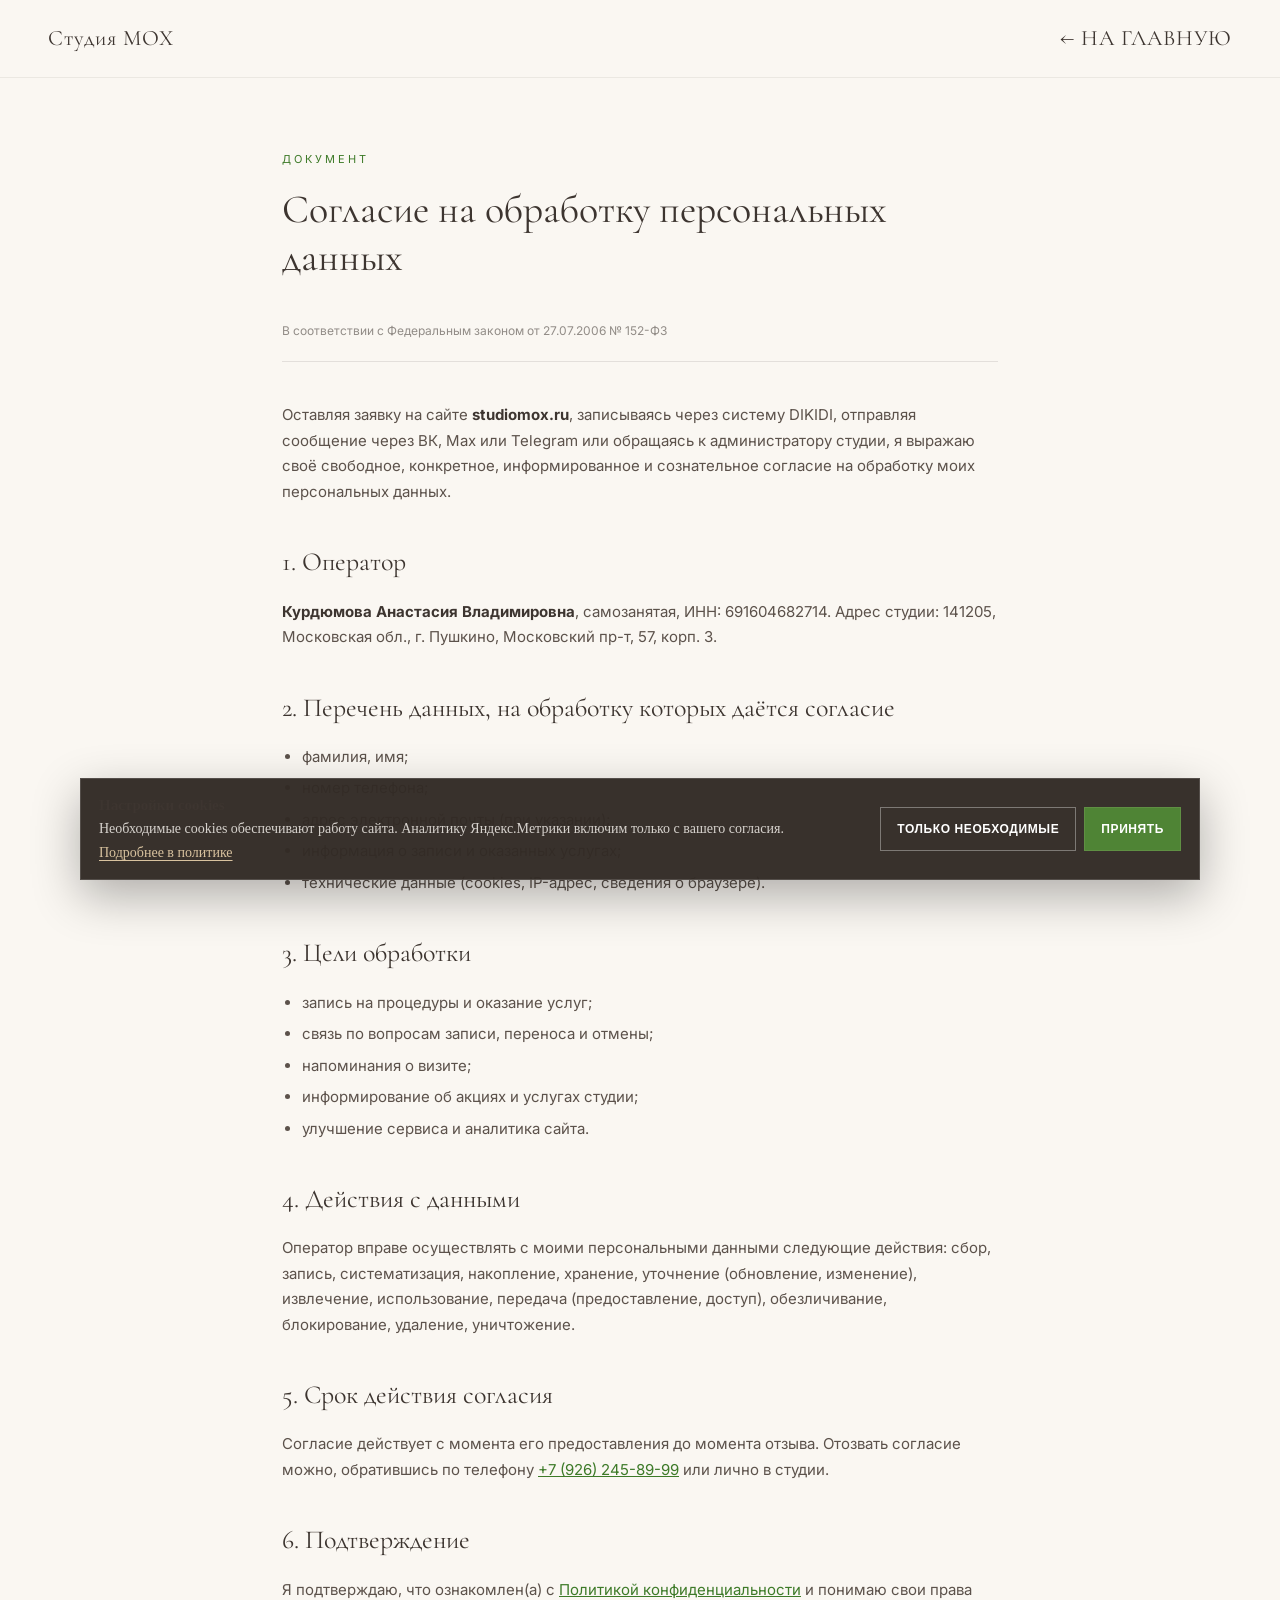
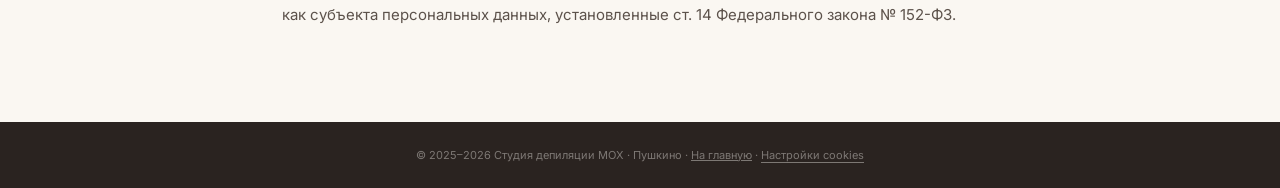
<file: consent.html>
<!DOCTYPE html>
<html lang="ru">
<head>
  <meta charset="UTF-8">
  <meta name="viewport" content="width=device-width, initial-scale=1.0">
  <title>Согласие на обработку персональных данных — Студия депиляции МОХ</title>
  <meta name="robots" content="noindex, follow">
  <link rel="icon" type="image/png" href="favicon.png">
  <link rel="preconnect" href="https://fonts.googleapis.com">
  <link rel="preconnect" href="https://fonts.gstatic.com" crossorigin>
  <link href="https://fonts.googleapis.com/css2?family=Cormorant+Garamond:ital,wght@0,400;0,500;1,400&family=Inter:wght@400;500&display=swap" rel="stylesheet">
  <style>
    :root {
      --milk: #FAF7F2;
      --sage: #6DB05A;
      --sage-dark: #3D7A28;
      --taupe: #3D3530;
      --taupe2: #5C524B;
      --light: #F3F0E8;
    }
    * { box-sizing: border-box; margin: 0; padding: 0; }
    body {
      font-family: 'Inter', sans-serif;
      background: var(--milk);
      color: var(--taupe2);
      line-height: 1.7;
      font-size: 15px;
    }
    .legal-nav {
      padding: 20px 48px;
      background: var(--milk);
      border-bottom: 1px solid rgba(61,53,48,0.08);
      display: flex;
      align-items: center;
      justify-content: space-between;
    }
    .legal-nav a {
      font-family: 'Cormorant Garamond', serif;
      font-size: 22px;
      color: var(--taupe);
      text-decoration: none;
      letter-spacing: 1px;
    }
    .legal-nav-back {
      font-family: 'Inter', sans-serif;
      font-size: 12px;
      letter-spacing: 2px;
      text-transform: uppercase;
      color: var(--sage-dark);
    }
    .legal-wrap {
      max-width: 780px;
      margin: 0 auto;
      padding: 72px 32px 80px;
    }
    .legal-label {
      font-size: 11px;
      letter-spacing: 3px;
      text-transform: uppercase;
      color: var(--sage-dark);
      margin-bottom: 16px;
    }
    h1 {
      font-family: 'Cormorant Garamond', serif;
      font-weight: 400;
      font-size: 40px;
      line-height: 1.2;
      color: var(--taupe);
      margin-bottom: 40px;
    }
    h2 {
      font-family: 'Cormorant Garamond', serif;
      font-weight: 400;
      font-size: 26px;
      color: var(--taupe);
      margin: 36px 0 14px;
    }
    p { margin-bottom: 14px; }
    ul { margin: 0 0 16px 20px; }
    li { margin-bottom: 6px; }
    strong { color: var(--taupe); }
    a { color: var(--sage-dark); }
    .legal-meta {
      font-size: 12px;
      color: rgba(61,53,48,0.55);
      margin-bottom: 40px;
      padding-bottom: 20px;
      border-bottom: 1px solid rgba(61,53,48,0.12);
    }
    footer {
      background: #2a2320;
      padding: 24px 48px;
      color: rgba(250,247,242,0.4);
      font-size: 11px;
      text-align: center;
    }
    @media (max-width: 600px) {
      .legal-nav { padding: 16px 20px; }
      .legal-wrap { padding: 40px 20px 56px; }
      h1 { font-size: 28px; }
      h2 { font-size: 22px; }
    }
  </style>
  <script>window.MOX_ANALYTICS = { counterId: 108746024 };</script>
  <script src="site-consent.js" defer></script>
</head>
<body>

<div class="legal-nav">
  <a href="index.html">Студия МОХ</a>
  <a class="legal-nav-back" href="index.html">← На главную</a>
</div>

<main class="legal-wrap">
  <div class="legal-label">Документ</div>
  <h1>Согласие на обработку персональных данных</h1>
  <div class="legal-meta">В соответствии с Федеральным законом от 27.07.2006 № 152-ФЗ</div>

  <p>Оставляя заявку на сайте <strong>studiomox.ru</strong>, записываясь через систему DIKIDI, отправляя сообщение через ВК, Max или Telegram или обращаясь к администратору студии, я выражаю своё свободное, конкретное, информированное и сознательное согласие на обработку моих персональных данных.</p>

  <h2>1. Оператор</h2>
  <p><strong>Курдюмова Анастасия Владимировна</strong>, самозанятая, ИНН: 691604682714. Адрес студии: 141205, Московская обл., г. Пушкино, Московский пр-т, 57, корп. 3.</p>

  <h2>2. Перечень данных, на обработку которых даётся согласие</h2>
  <ul>
    <li>фамилия, имя;</li>
    <li>номер телефона;</li>
    <li>адрес электронной почты (при указании);</li>
    <li>информация о записи и оказанных услугах;</li>
    <li>технические данные (cookies, IP-адрес, сведения о браузере).</li>
  </ul>

  <h2>3. Цели обработки</h2>
  <ul>
    <li>запись на процедуры и оказание услуг;</li>
    <li>связь по вопросам записи, переноса и отмены;</li>
    <li>напоминания о визите;</li>
    <li>информирование об акциях и услугах студии;</li>
    <li>улучшение сервиса и аналитика сайта.</li>
  </ul>

  <h2>4. Действия с данными</h2>
  <p>Оператор вправе осуществлять с моими персональными данными следующие действия: сбор, запись, систематизация, накопление, хранение, уточнение (обновление, изменение), извлечение, использование, передача (предоставление, доступ), обезличивание, блокирование, удаление, уничтожение.</p>

  <h2>5. Срок действия согласия</h2>
  <p>Согласие действует с момента его предоставления до момента отзыва. Отозвать согласие можно, обратившись по телефону <a href="tel:+79262458999">+7 (926) 245-89-99</a> или лично в студии.</p>

  <h2>6. Подтверждение</h2>
  <p>Я подтверждаю, что ознакомлен(а) с <a href="privacy.html">Политикой конфиденциальности</a> и понимаю свои права как субъекта персональных данных, установленные ст. 14 Федерального закона № 152-ФЗ.</p>
</main>

<footer>
  © 2025–2026 Студия депиляции МОХ · Пушкино · <a href="index.html" style="color:inherit">На главную</a>
</footer>

</body>
</html>
</file>
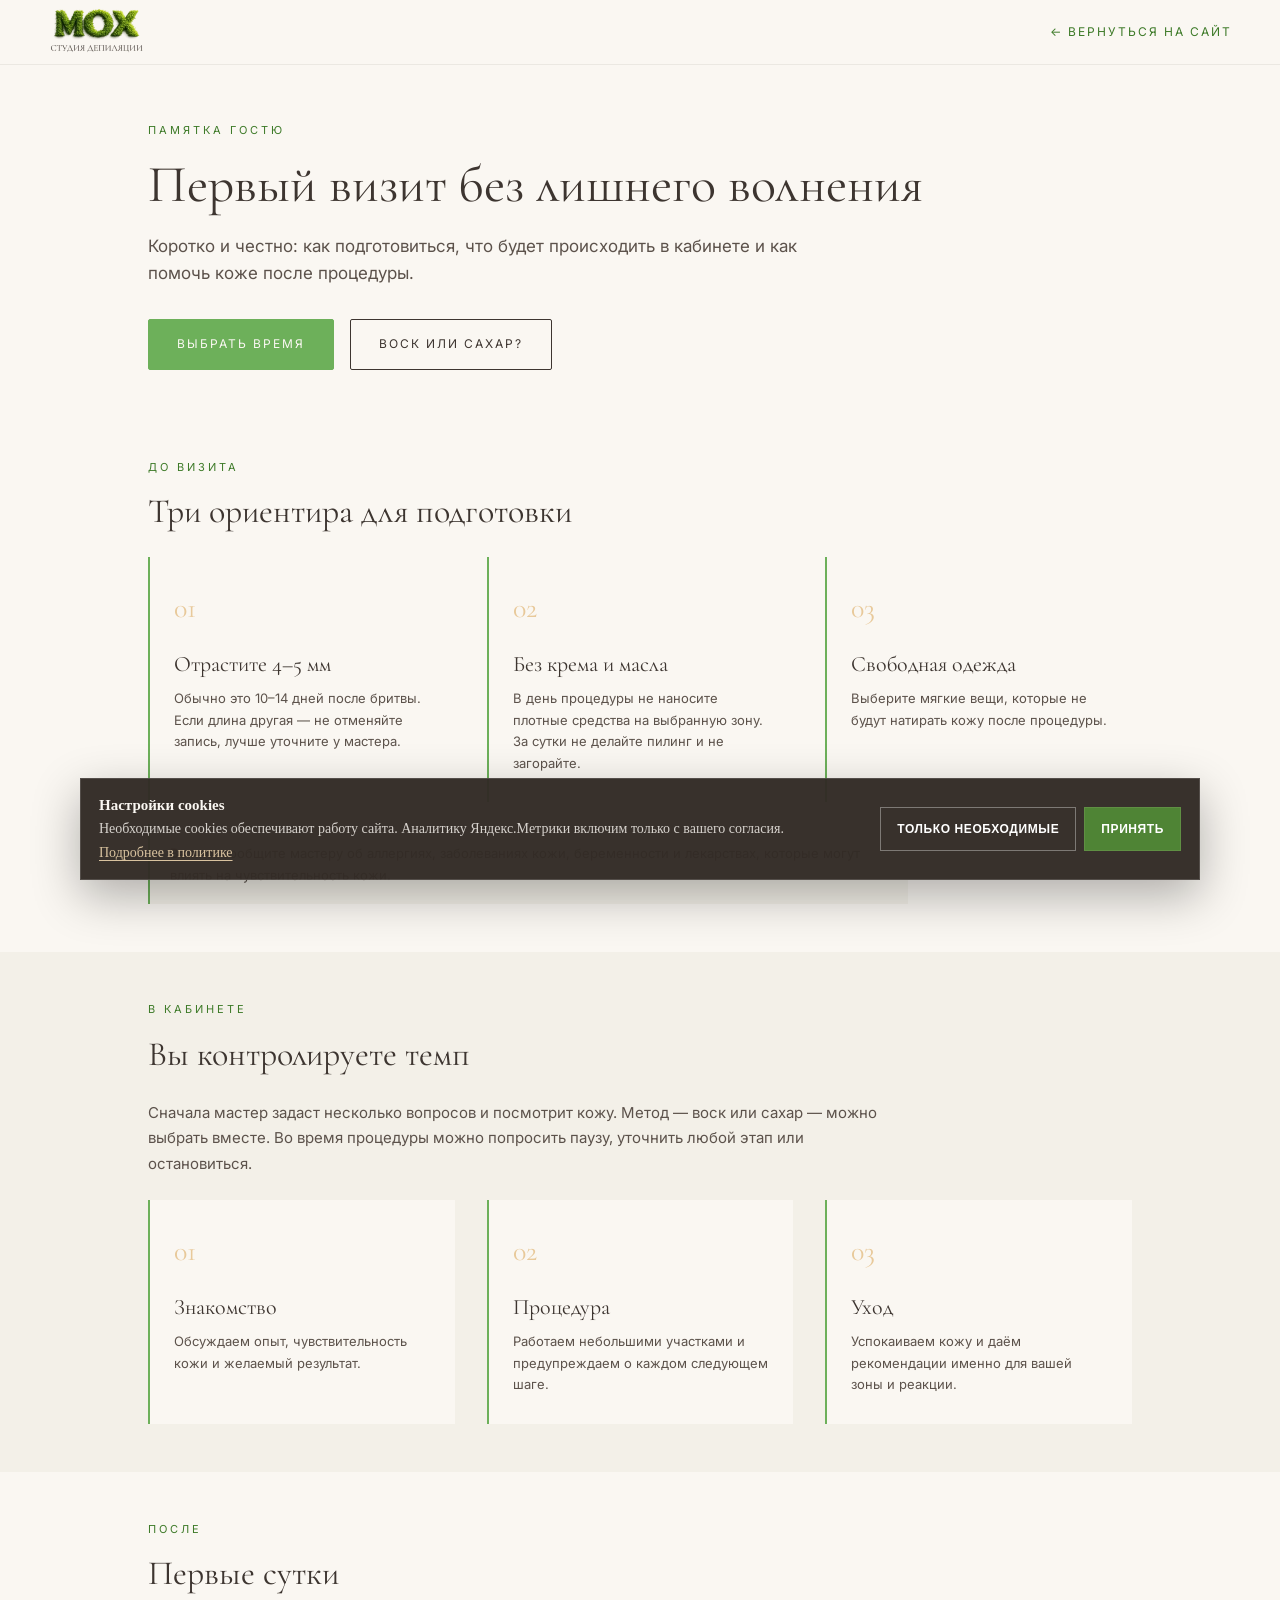
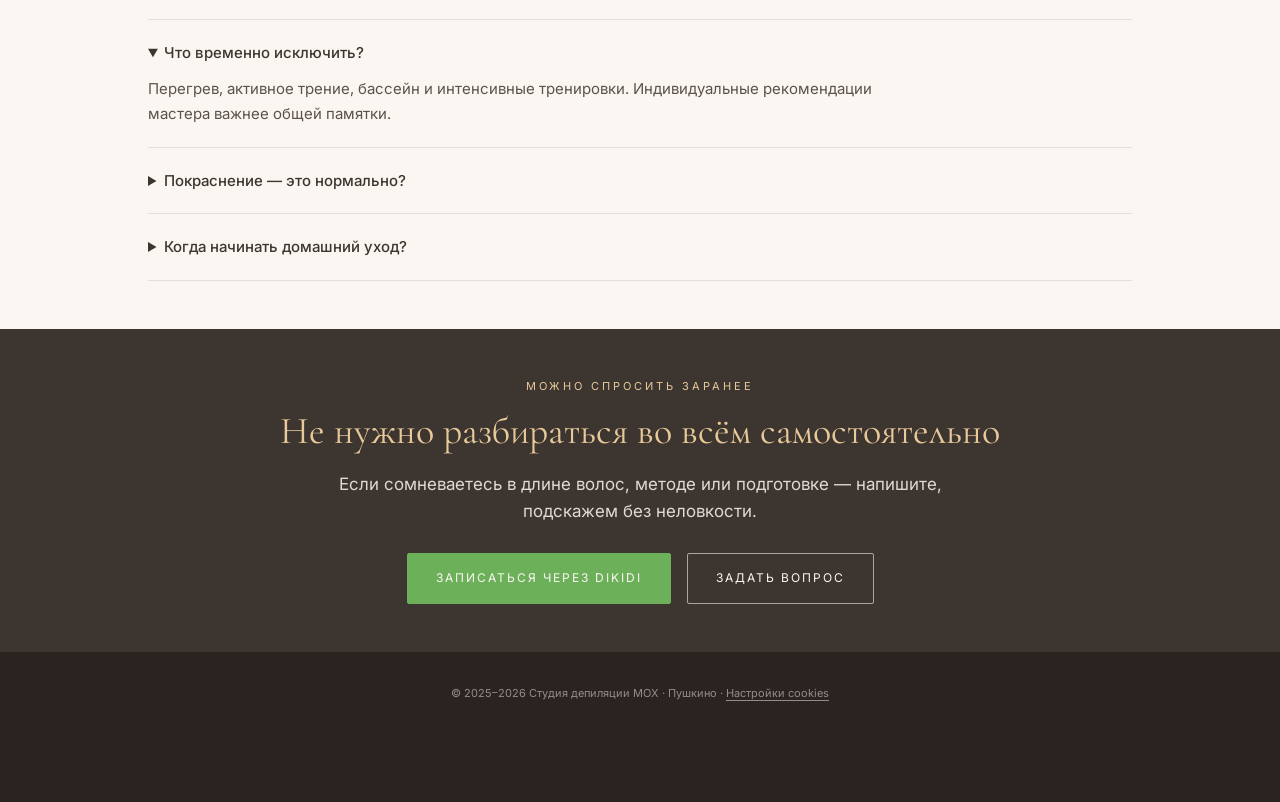
<file: first-visit.html>
<!DOCTYPE html>
<html lang="ru">
<head>
  <meta charset="UTF-8">
  <meta name="viewport" content="width=device-width, initial-scale=1.0">
  <title>Первый визит на депиляцию — памятка студии МОХ</title>
  <meta name="description" content="Как подготовиться к первой депиляции воском или сахаром: длина волос, одежда, уход до и после процедуры. Студия МОХ, Пушкино.">
  <link rel="canonical" href="https://studiomox.ru/first-visit.html">
  <link rel="icon" type="image/png" href="favicon.png">
  <link rel="preconnect" href="https://fonts.googleapis.com">
  <link rel="preconnect" href="https://fonts.gstatic.com" crossorigin>
  <link href="https://fonts.googleapis.com/css2?family=Cormorant+Garamond:wght@400;500&family=Inter:wght@400;500;600;700&display=swap" rel="stylesheet">
  <link rel="stylesheet" href="guide.css?v=20260728-2">
  <script type="text/javascript" src="https://dikidi.ru/assets/js/widget_record/widget2.min.js?v=1773811740"></script>
  <script>window.MOX_ANALYTICS = { counterId: 108746024 };</script>
  <script src="site-consent.js" defer></script>
  <script src="dikidi-goals.js"></script>
  <script type="application/ld+json">
  {"@context":"https://schema.org","@type":"FAQPage","mainEntity":[
    {"@type":"Question","name":"Какая длина волос нужна для депиляции?","acceptedAnswer":{"@type":"Answer","text":"Ориентир — 4–5 мм, обычно это 10–14 дней после бритья."}},
    {"@type":"Question","name":"Нужно ли выбирать воск или сахар заранее?","acceptedAnswer":{"@type":"Answer","text":"Нет. Мастер оценит кожу, волос и зону и предложит подходящий метод."}},
    {"@type":"Question","name":"Что надеть после процедуры?","acceptedAnswer":{"@type":"Answer","text":"Лучше выбрать свободную мягкую одежду, которая не натирает обработанную зону."}}
  ]}</script>
</head>
<body>
  <nav class="guide-nav" aria-label="Навигация">
    <a class="guide-logo" href="index.html"><img src="logo-192.webp" alt="Студия МОХ" width="58" height="58"></a>
    <a class="guide-back" href="index.html#first-visit">← Вернуться на сайт</a>
  </nav>
  <header class="guide-hero">
    <p class="guide-label">Памятка гостю</p>
    <h1>Первый визит без лишнего волнения</h1>
    <p class="guide-lead">Коротко и честно: как подготовиться, что будет происходить в кабинете и как помочь коже после процедуры.</p>
    <div class="guide-actions">
      <a class="guide-btn guide-btn-primary" href="https://dikidi.ru/#widget=213049">Выбрать время</a>
      <a class="guide-btn" href="wax-or-sugar.html">Воск или сахар?</a>
    </div>
  </header>
  <main class="guide-main">
    <section class="guide-section">
      <p class="guide-label">До визита</p>
      <h2>Три ориентира для подготовки</h2>
      <div class="guide-grid">
        <article class="guide-card"><span class="guide-card-num">01</span><h3>Отрастите 4–5 мм</h3><p>Обычно это 10–14 дней после бритвы. Если длина другая — не отменяйте запись, лучше уточните у мастера.</p></article>
        <article class="guide-card"><span class="guide-card-num">02</span><h3>Без крема и масла</h3><p>В день процедуры не наносите плотные средства на выбранную зону. За сутки не делайте пилинг и не загорайте.</p></article>
        <article class="guide-card"><span class="guide-card-num">03</span><h3>Свободная одежда</h3><p>Выберите мягкие вещи, которые не будут натирать кожу после процедуры.</p></article>
      </div>
      <div class="guide-note"><strong>Важно:</strong> сообщите мастеру об аллергиях, заболеваниях кожи, беременности и лекарствах, которые могут влиять на чувствительность кожи.</div>
    </section>
    <section class="guide-section">
      <p class="guide-label">В кабинете</p>
      <h2>Вы контролируете темп</h2>
      <p class="guide-intro">Сначала мастер задаст несколько вопросов и посмотрит кожу. Метод — воск или сахар — можно выбрать вместе. Во время процедуры можно попросить паузу, уточнить любой этап или остановиться.</p>
      <div class="guide-grid">
        <article class="guide-card"><span class="guide-card-num">01</span><h3>Знакомство</h3><p>Обсуждаем опыт, чувствительность кожи и желаемый результат.</p></article>
        <article class="guide-card"><span class="guide-card-num">02</span><h3>Процедура</h3><p>Работаем небольшими участками и предупреждаем о каждом следующем шаге.</p></article>
        <article class="guide-card"><span class="guide-card-num">03</span><h3>Уход</h3><p>Успокаиваем кожу и даём рекомендации именно для вашей зоны и реакции.</p></article>
      </div>
    </section>
    <section class="guide-section">
      <p class="guide-label">После</p>
      <h2>Первые сутки</h2>
      <div class="guide-faq">
        <details open><summary>Что временно исключить?</summary><p>Перегрев, активное трение, бассейн и интенсивные тренировки. Индивидуальные рекомендации мастера важнее общей памятки.</p></details>
        <details><summary>Покраснение — это нормально?</summary><p>Умеренная кратковременная реакция возможна. Если состояние кожи беспокоит или отличается от того, что объяснил мастер, напишите в студию.</p></details>
        <details><summary>Когда начинать домашний уход?</summary><p>По схеме мастера: сроки зависят от зоны, метода и реакции кожи. Не используйте агрессивные средства сразу после процедуры.</p></details>
      </div>
    </section>
    <section class="guide-final">
      <p class="guide-label">Можно спросить заранее</p>
      <h2>Не нужно разбираться во всём самостоятельно</h2>
      <p class="guide-lead">Если сомневаетесь в длине волос, методе или подготовке — напишите, подскажем без неловкости.</p>
      <div class="guide-actions"><a class="guide-btn guide-btn-primary" href="https://dikidi.ru/#widget=213049">Записаться через DIKIDI</a><a class="guide-btn" href="https://vk.ru/mox_pushkino" target="_blank" rel="noopener">Задать вопрос</a></div>
    </section>
  </main>
  <footer class="guide-footer">© 2025–2026 Студия депиляции МОХ · Пушкино</footer>
  <div class="guide-mobile-cta"><span>Готовы выбрать время?</span><a class="guide-btn guide-btn-primary" href="https://dikidi.ru/#widget=213049">Записаться</a></div>
</body>
</html>
</file>
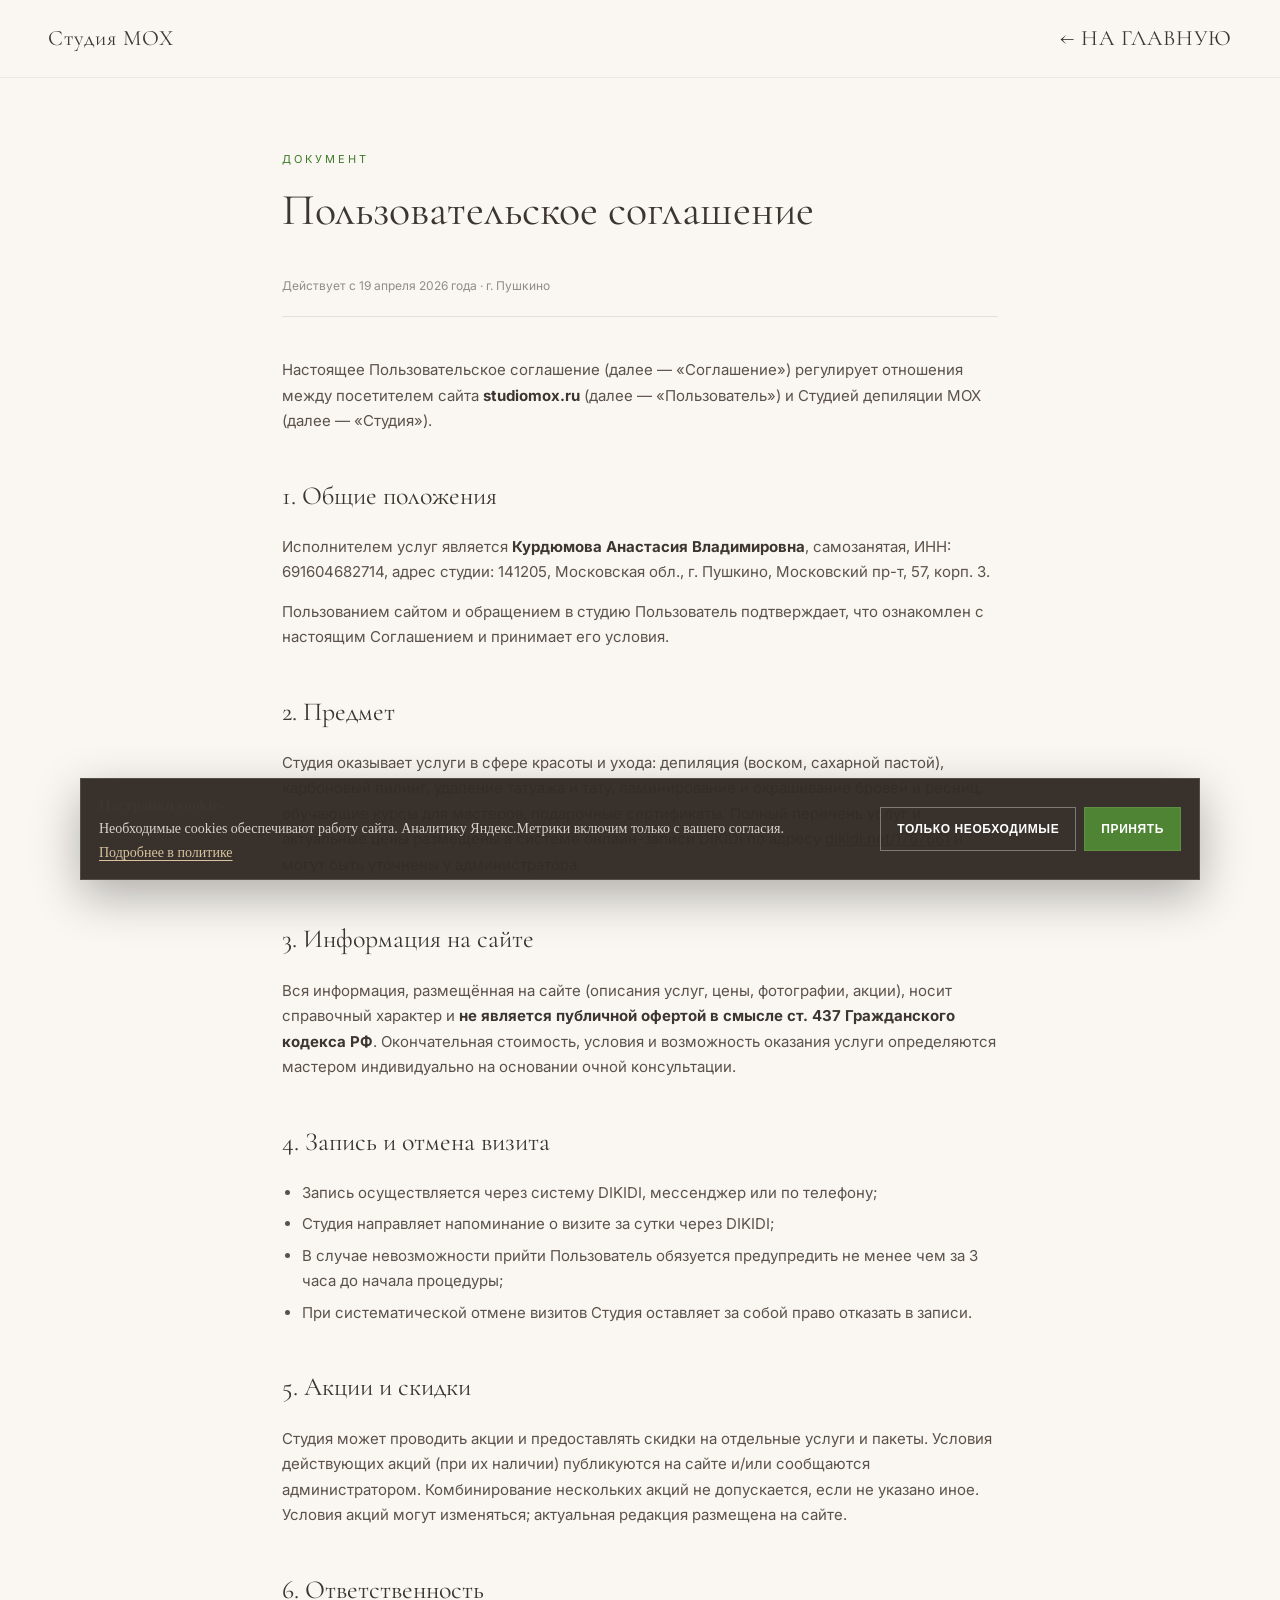
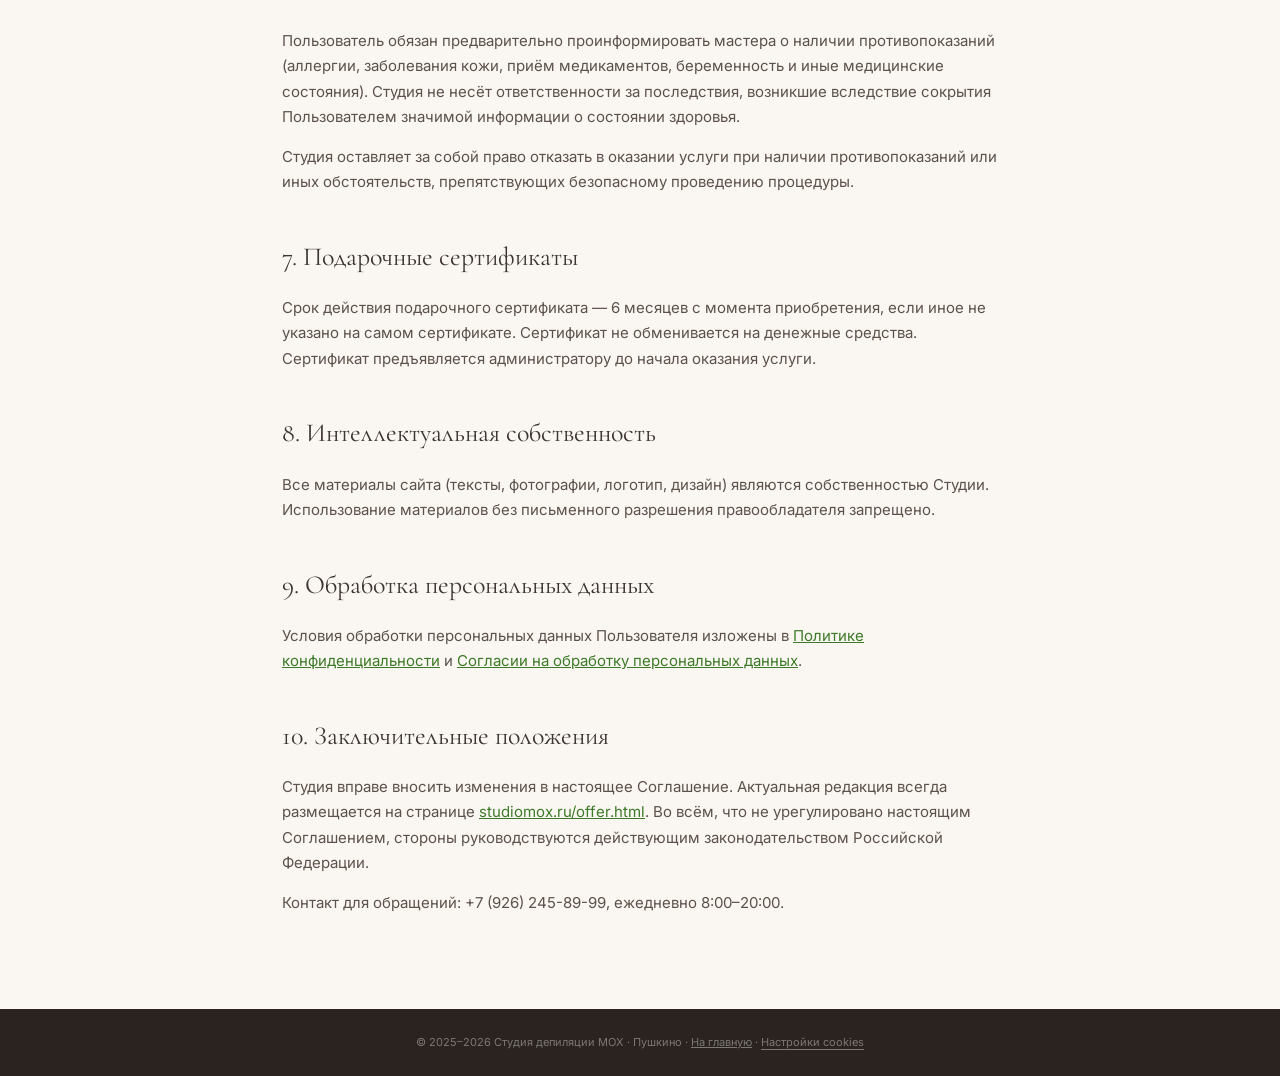
<file: offer.html>
<!DOCTYPE html>
<html lang="ru">
<head>
  <meta charset="UTF-8">
  <meta name="viewport" content="width=device-width, initial-scale=1.0">
  <title>Пользовательское соглашение — Студия депиляции МОХ</title>
  <meta name="robots" content="noindex, follow">
  <link rel="icon" type="image/png" href="favicon.png">
  <link rel="preconnect" href="https://fonts.googleapis.com">
  <link rel="preconnect" href="https://fonts.gstatic.com" crossorigin>
  <link href="https://fonts.googleapis.com/css2?family=Cormorant+Garamond:ital,wght@0,400;0,500;1,400&family=Inter:wght@400;500&display=swap" rel="stylesheet">
  <style>
    :root {
      --milk: #FAF7F2;
      --sage: #6DB05A;
      --sage-dark: #3D7A28;
      --taupe: #3D3530;
      --taupe2: #5C524B;
      --light: #F3F0E8;
    }
    * { box-sizing: border-box; margin: 0; padding: 0; }
    body {
      font-family: 'Inter', sans-serif;
      background: var(--milk);
      color: var(--taupe2);
      line-height: 1.7;
      font-size: 15px;
    }
    .legal-nav {
      padding: 20px 48px;
      background: var(--milk);
      border-bottom: 1px solid rgba(61,53,48,0.08);
      display: flex;
      align-items: center;
      justify-content: space-between;
    }
    .legal-nav a {
      font-family: 'Cormorant Garamond', serif;
      font-size: 22px;
      color: var(--taupe);
      text-decoration: none;
      letter-spacing: 1px;
    }
    .legal-nav-back {
      font-family: 'Inter', sans-serif;
      font-size: 12px;
      letter-spacing: 2px;
      text-transform: uppercase;
      color: var(--sage-dark);
    }
    .legal-wrap {
      max-width: 780px;
      margin: 0 auto;
      padding: 72px 32px 80px;
    }
    .legal-label {
      font-size: 11px;
      letter-spacing: 3px;
      text-transform: uppercase;
      color: var(--sage-dark);
      margin-bottom: 16px;
    }
    h1 {
      font-family: 'Cormorant Garamond', serif;
      font-weight: 400;
      font-size: 44px;
      line-height: 1.15;
      color: var(--taupe);
      margin-bottom: 40px;
    }
    h2 {
      font-family: 'Cormorant Garamond', serif;
      font-weight: 400;
      font-size: 26px;
      color: var(--taupe);
      margin: 40px 0 16px;
    }
    p { margin-bottom: 14px; }
    ul { margin: 0 0 16px 20px; }
    li { margin-bottom: 6px; }
    strong { color: var(--taupe); }
    a { color: var(--sage-dark); }
    .legal-meta {
      font-size: 12px;
      color: rgba(61,53,48,0.55);
      margin-bottom: 40px;
      padding-bottom: 20px;
      border-bottom: 1px solid rgba(61,53,48,0.12);
    }
    footer {
      background: #2a2320;
      padding: 24px 48px;
      color: rgba(250,247,242,0.4);
      font-size: 11px;
      text-align: center;
    }
    @media (max-width: 600px) {
      .legal-nav { padding: 16px 20px; }
      .legal-wrap { padding: 40px 20px 56px; }
      h1 { font-size: 32px; }
      h2 { font-size: 22px; }
    }
  </style>
  <script>window.MOX_ANALYTICS = { counterId: 108746024 };</script>
  <script src="site-consent.js" defer></script>
</head>
<body>

<div class="legal-nav">
  <a href="index.html">Студия МОХ</a>
  <a class="legal-nav-back" href="index.html">← На главную</a>
</div>

<main class="legal-wrap">
  <div class="legal-label">Документ</div>
  <h1>Пользовательское соглашение</h1>
  <div class="legal-meta">Действует с 19 апреля 2026 года · г. Пушкино</div>

  <p>Настоящее Пользовательское соглашение (далее — «Соглашение») регулирует отношения между посетителем сайта <strong>studiomox.ru</strong> (далее — «Пользователь») и Студией депиляции МОХ (далее — «Студия»).</p>

  <h2>1. Общие положения</h2>
  <p>Исполнителем услуг является <strong>Курдюмова Анастасия Владимировна</strong>, самозанятая, ИНН: 691604682714, адрес студии: 141205, Московская обл., г. Пушкино, Московский пр-т, 57, корп. 3.</p>
  <p>Пользованием сайтом и обращением в студию Пользователь подтверждает, что ознакомлен с настоящим Соглашением и принимает его условия.</p>

  <h2>2. Предмет</h2>
  <p>Студия оказывает услуги в сфере красоты и ухода: депиляция (воском, сахарной пастой), карбоновый пилинг, удаление татуажа и тату, ламинирование и окрашивание бровей и ресниц, обучающие курсы для мастеров, подарочные сертификаты. Полный перечень услуг и актуальные цены размещены в системе онлайн-записи DIKIDI по адресу <a href="https://dikidi.net/1767661" target="_blank" rel="noopener">dikidi.net/1767661</a> и могут быть уточнены у администратора.</p>

  <h2>3. Информация на сайте</h2>
  <p>Вся информация, размещённая на сайте (описания услуг, цены, фотографии, акции), носит справочный характер и <strong>не является публичной офертой в смысле ст. 437 Гражданского кодекса РФ</strong>. Окончательная стоимость, условия и возможность оказания услуги определяются мастером индивидуально на основании очной консультации.</p>

  <h2>4. Запись и отмена визита</h2>
  <ul>
    <li>Запись осуществляется через систему DIKIDI, мессенджер или по телефону;</li>
    <li>Студия направляет напоминание о визите за сутки через DIKIDI;</li>
    <li>В случае невозможности прийти Пользователь обязуется предупредить не менее чем за 3 часа до начала процедуры;</li>
    <li>При систематической отмене визитов Студия оставляет за собой право отказать в записи.</li>
  </ul>

  <h2>5. Акции и скидки</h2>
  <p>Студия может проводить акции и предоставлять скидки на отдельные услуги и пакеты. Условия действующих акций (при их наличии) публикуются на сайте и/или сообщаются администратором. Комбинирование нескольких акций не допускается, если не указано иное. Условия акций могут изменяться; актуальная редакция размещена на сайте.</p>

  <h2>6. Ответственность</h2>
  <p>Пользователь обязан предварительно проинформировать мастера о наличии противопоказаний (аллергии, заболевания кожи, приём медикаментов, беременность и иные медицинские состояния). Студия не несёт ответственности за последствия, возникшие вследствие сокрытия Пользователем значимой информации о состоянии здоровья.</p>
  <p>Студия оставляет за собой право отказать в оказании услуги при наличии противопоказаний или иных обстоятельств, препятствующих безопасному проведению процедуры.</p>

  <h2>7. Подарочные сертификаты</h2>
  <p>Срок действия подарочного сертификата — 6 месяцев с момента приобретения, если иное не указано на самом сертификате. Сертификат не обменивается на денежные средства. Сертификат предъявляется администратору до начала оказания услуги.</p>

  <h2>8. Интеллектуальная собственность</h2>
  <p>Все материалы сайта (тексты, фотографии, логотип, дизайн) являются собственностью Студии. Использование материалов без письменного разрешения правообладателя запрещено.</p>

  <h2>9. Обработка персональных данных</h2>
  <p>Условия обработки персональных данных Пользователя изложены в <a href="privacy.html">Политике конфиденциальности</a> и <a href="consent.html">Согласии на обработку персональных данных</a>.</p>

  <h2>10. Заключительные положения</h2>
  <p>Студия вправе вносить изменения в настоящее Соглашение. Актуальная редакция всегда размещается на странице <a href="offer.html">studiomox.ru/offer.html</a>. Во всём, что не урегулировано настоящим Соглашением, стороны руководствуются действующим законодательством Российской Федерации.</p>
  <p>Контакт для обращений: +7 (926) 245-89-99, ежедневно 8:00–20:00.</p>
</main>

<footer>
  © 2025–2026 Студия депиляции МОХ · Пушкино · <a href="index.html" style="color:inherit">На главную</a>
</footer>

</body>
</html>
</file>
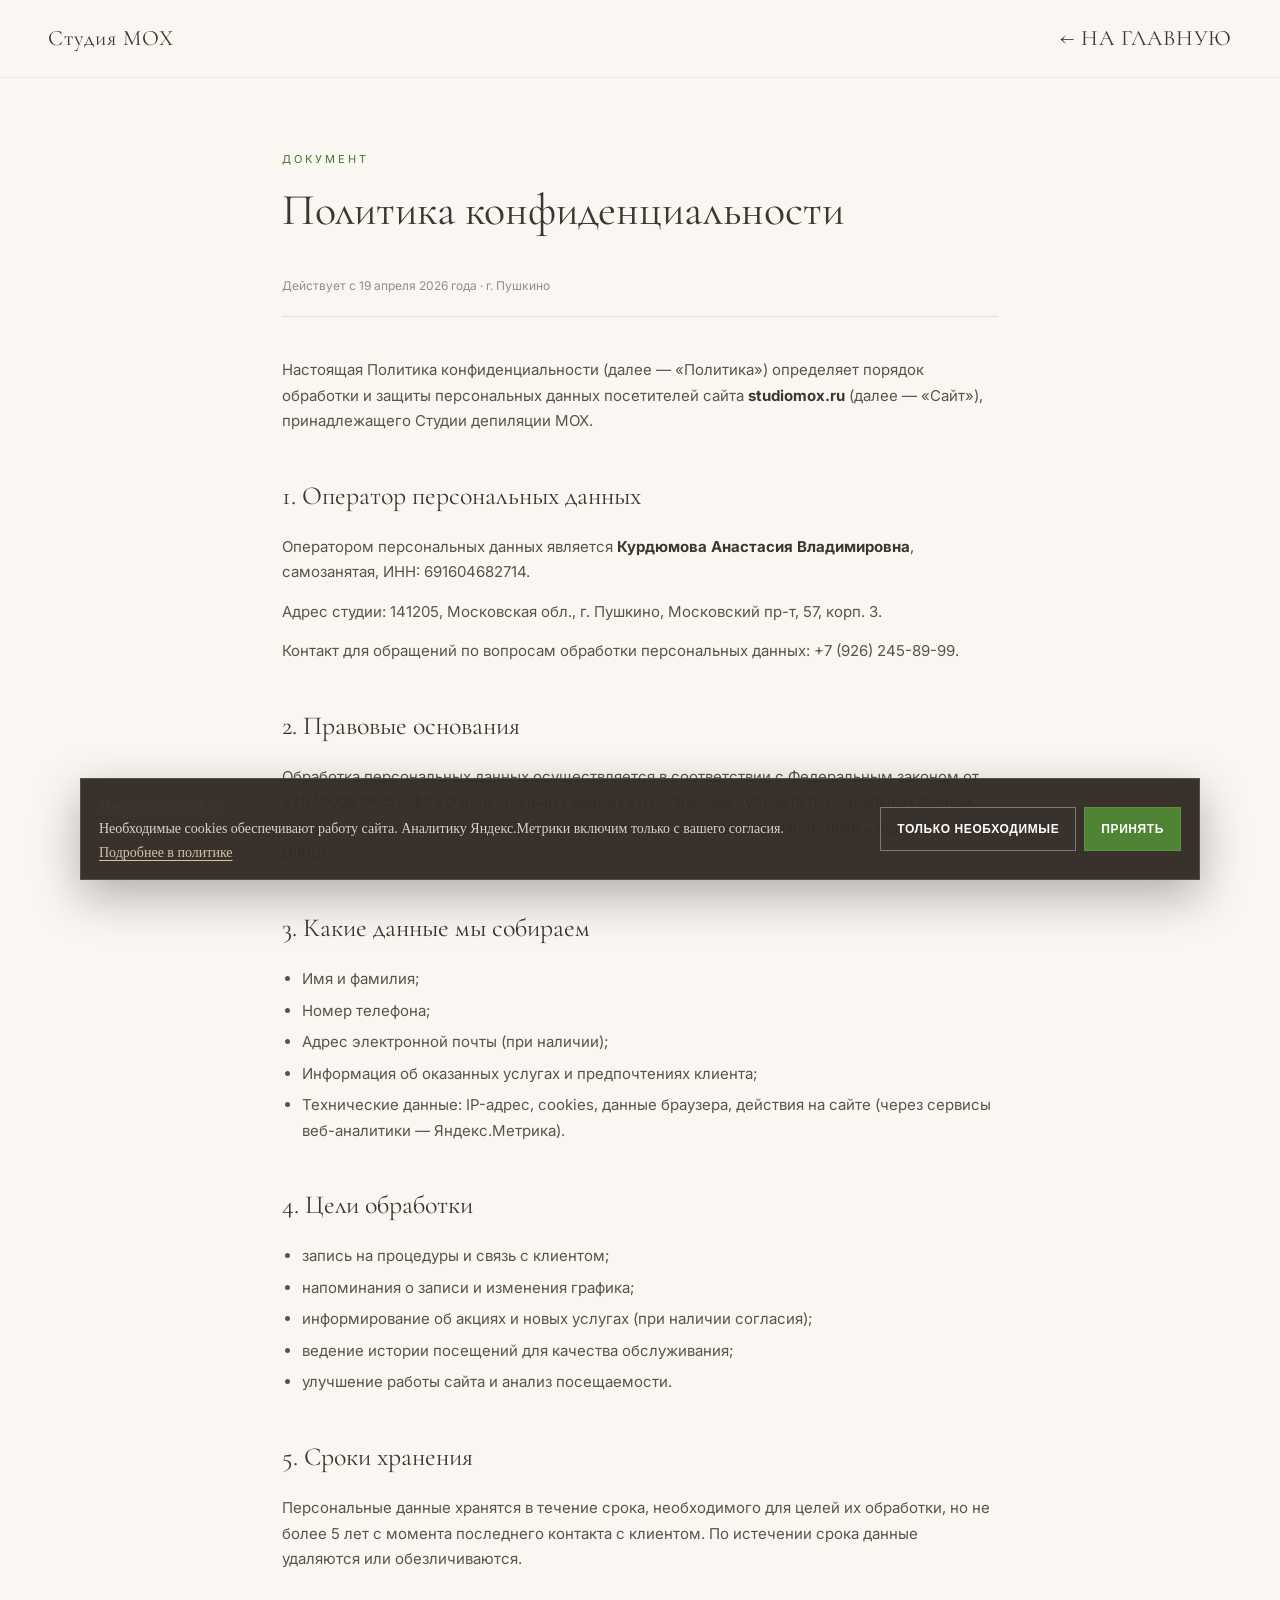
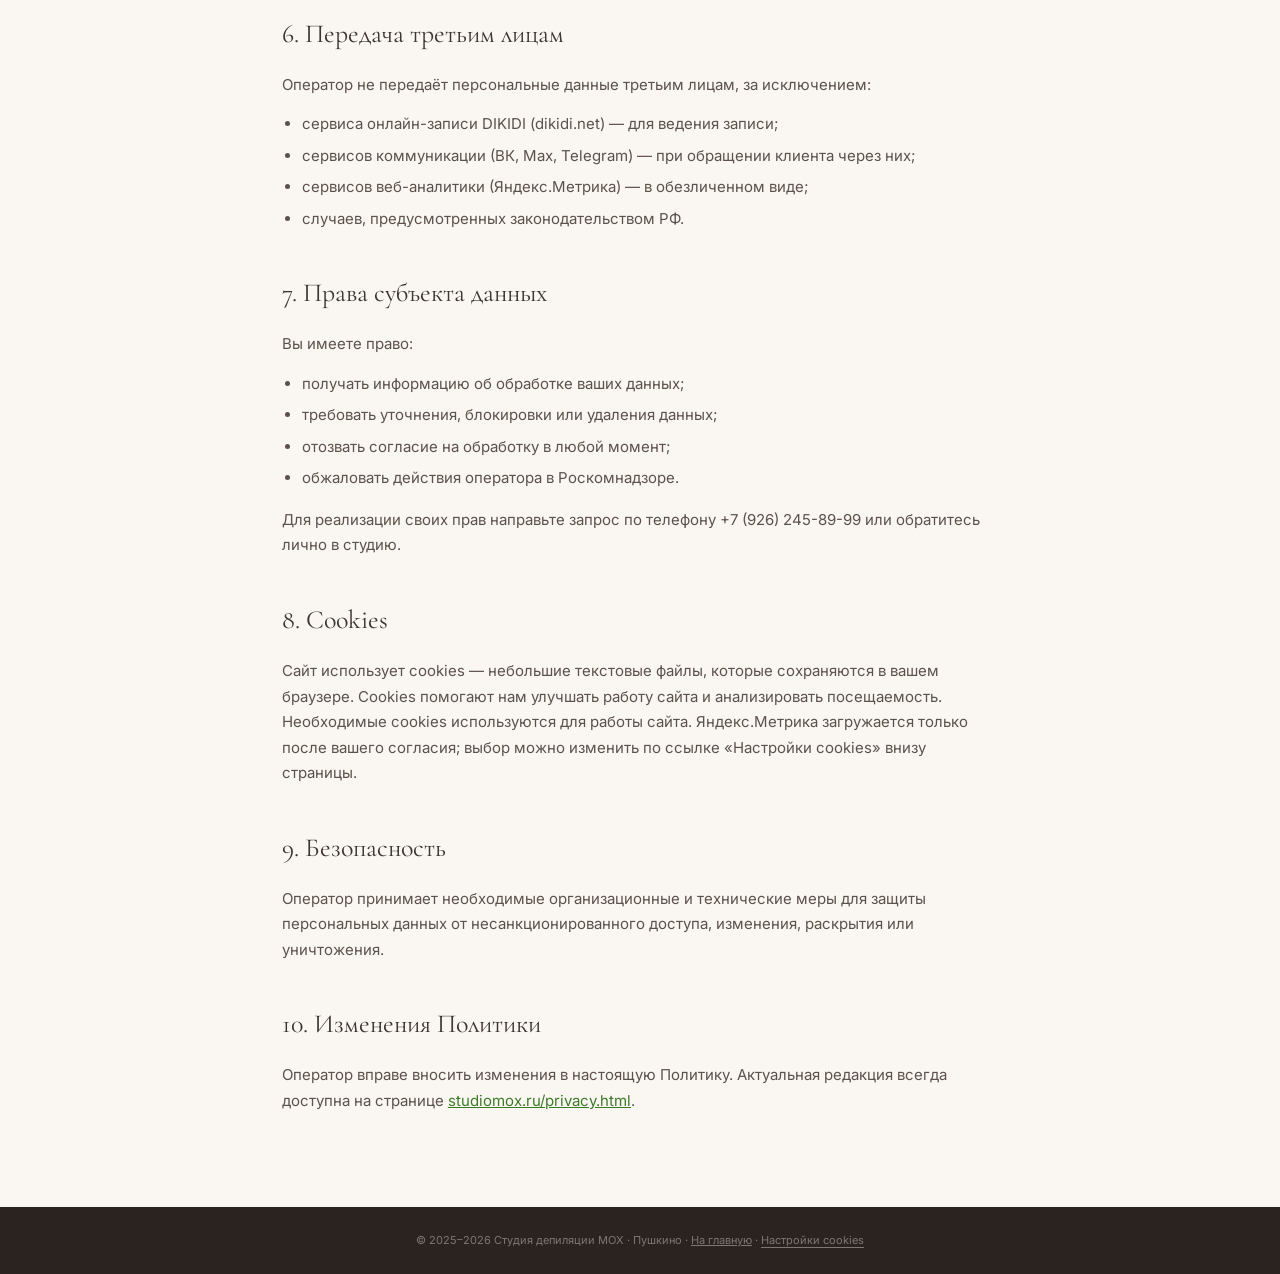
<file: privacy.html>
<!DOCTYPE html>
<html lang="ru">
<head>
  <meta charset="UTF-8">
  <meta name="viewport" content="width=device-width, initial-scale=1.0">
  <title>Политика конфиденциальности — Студия депиляции МОХ</title>
  <meta name="robots" content="noindex, follow">
  <link rel="icon" type="image/png" href="favicon.png">
  <link rel="preconnect" href="https://fonts.googleapis.com">
  <link rel="preconnect" href="https://fonts.gstatic.com" crossorigin>
  <link href="https://fonts.googleapis.com/css2?family=Cormorant+Garamond:ital,wght@0,400;0,500;1,400&family=Inter:wght@400;500&display=swap" rel="stylesheet">
  <style>
    :root {
      --milk: #FAF7F2;
      --sage: #6DB05A;
      --sage-dark: #3D7A28;
      --taupe: #3D3530;
      --taupe2: #5C524B;
      --light: #F3F0E8;
    }
    * { box-sizing: border-box; margin: 0; padding: 0; }
    body {
      font-family: 'Inter', sans-serif;
      background: var(--milk);
      color: var(--taupe2);
      line-height: 1.7;
      font-size: 15px;
    }
    .legal-nav {
      padding: 20px 48px;
      background: var(--milk);
      border-bottom: 1px solid rgba(61,53,48,0.08);
      display: flex;
      align-items: center;
      justify-content: space-between;
    }
    .legal-nav a {
      font-family: 'Cormorant Garamond', serif;
      font-size: 22px;
      color: var(--taupe);
      text-decoration: none;
      letter-spacing: 1px;
    }
    .legal-nav-back {
      font-family: 'Inter', sans-serif;
      font-size: 12px;
      letter-spacing: 2px;
      text-transform: uppercase;
      color: var(--sage-dark);
    }
    .legal-wrap {
      max-width: 780px;
      margin: 0 auto;
      padding: 72px 32px 80px;
    }
    .legal-label {
      font-size: 11px;
      letter-spacing: 3px;
      text-transform: uppercase;
      color: var(--sage-dark);
      margin-bottom: 16px;
    }
    h1 {
      font-family: 'Cormorant Garamond', serif;
      font-weight: 400;
      font-size: 44px;
      line-height: 1.15;
      color: var(--taupe);
      margin-bottom: 40px;
    }
    h2 {
      font-family: 'Cormorant Garamond', serif;
      font-weight: 400;
      font-size: 26px;
      color: var(--taupe);
      margin: 40px 0 16px;
    }
    p { margin-bottom: 14px; }
    ul { margin: 0 0 16px 20px; }
    li { margin-bottom: 6px; }
    strong { color: var(--taupe); }
    a { color: var(--sage-dark); }
    .legal-meta {
      font-size: 12px;
      color: rgba(61,53,48,0.55);
      margin-bottom: 40px;
      padding-bottom: 20px;
      border-bottom: 1px solid rgba(61,53,48,0.12);
    }
    footer {
      background: #2a2320;
      padding: 24px 48px;
      color: rgba(250,247,242,0.4);
      font-size: 11px;
      text-align: center;
    }
    @media (max-width: 600px) {
      .legal-nav { padding: 16px 20px; }
      .legal-wrap { padding: 40px 20px 56px; }
      h1 { font-size: 32px; }
      h2 { font-size: 22px; }
    }
  </style>
  <script>window.MOX_ANALYTICS = { counterId: 108746024 };</script>
  <script src="site-consent.js" defer></script>
</head>
<body>

<div class="legal-nav">
  <a href="index.html">Студия МОХ</a>
  <a class="legal-nav-back" href="index.html">← На главную</a>
</div>

<main class="legal-wrap">
  <div class="legal-label">Документ</div>
  <h1>Политика конфиденциальности</h1>
  <div class="legal-meta">Действует с 19 апреля 2026 года · г. Пушкино</div>

  <p>Настоящая Политика конфиденциальности (далее — «Политика») определяет порядок обработки и защиты персональных данных посетителей сайта <strong>studiomox.ru</strong> (далее — «Сайт»), принадлежащего Студии депиляции МОХ.</p>

  <h2>1. Оператор персональных данных</h2>
  <p>Оператором персональных данных является <strong>Курдюмова Анастасия Владимировна</strong>, самозанятая, ИНН: 691604682714.</p>
  <p>Адрес студии: 141205, Московская обл., г. Пушкино, Московский пр-т, 57, корп. 3.</p>
  <p>Контакт для обращений по вопросам обработки персональных данных: +7 (926) 245-89-99.</p>

  <h2>2. Правовые основания</h2>
  <p>Обработка персональных данных осуществляется в соответствии с Федеральным законом от 27.07.2006 № 152-ФЗ «О персональных данных» и согласием субъекта персональных данных, которое он даёт, оставляя заявку на сайте, через мессенджер или записываясь через систему DIKIDI.</p>

  <h2>3. Какие данные мы собираем</h2>
  <ul>
    <li>Имя и фамилия;</li>
    <li>Номер телефона;</li>
    <li>Адрес электронной почты (при наличии);</li>
    <li>Информация об оказанных услугах и предпочтениях клиента;</li>
    <li>Технические данные: IP-адрес, cookies, данные браузера, действия на сайте (через сервисы веб-аналитики — Яндекс.Метрика).</li>
  </ul>

  <h2>4. Цели обработки</h2>
  <ul>
    <li>запись на процедуры и связь с клиентом;</li>
    <li>напоминания о записи и изменения графика;</li>
    <li>информирование об акциях и новых услугах (при наличии согласия);</li>
    <li>ведение истории посещений для качества обслуживания;</li>
    <li>улучшение работы сайта и анализ посещаемости.</li>
  </ul>

  <h2>5. Сроки хранения</h2>
  <p>Персональные данные хранятся в течение срока, необходимого для целей их обработки, но не более 5 лет с момента последнего контакта с клиентом. По истечении срока данные удаляются или обезличиваются.</p>

  <h2>6. Передача третьим лицам</h2>
  <p>Оператор не передаёт персональные данные третьим лицам, за исключением:</p>
  <ul>
    <li>сервиса онлайн-записи DIKIDI (dikidi.net) — для ведения записи;</li>
    <li>сервисов коммуникации (ВК, Max, Telegram) — при обращении клиента через них;</li>
    <li>сервисов веб-аналитики (Яндекс.Метрика) — в обезличенном виде;</li>
    <li>случаев, предусмотренных законодательством РФ.</li>
  </ul>

  <h2>7. Права субъекта данных</h2>
  <p>Вы имеете право:</p>
  <ul>
    <li>получать информацию об обработке ваших данных;</li>
    <li>требовать уточнения, блокировки или удаления данных;</li>
    <li>отозвать согласие на обработку в любой момент;</li>
    <li>обжаловать действия оператора в Роскомнадзоре.</li>
  </ul>
  <p>Для реализации своих прав направьте запрос по телефону +7 (926) 245-89-99 или обратитесь лично в студию.</p>

  <h2>8. Cookies</h2>
  <p>Сайт использует cookies — небольшие текстовые файлы, которые сохраняются в вашем браузере. Cookies помогают нам улучшать работу сайта и анализировать посещаемость. Необходимые cookies используются для работы сайта. Яндекс.Метрика загружается только после вашего согласия; выбор можно изменить по ссылке «Настройки cookies» внизу страницы.</p>

  <h2>9. Безопасность</h2>
  <p>Оператор принимает необходимые организационные и технические меры для защиты персональных данных от несанкционированного доступа, изменения, раскрытия или уничтожения.</p>

  <h2>10. Изменения Политики</h2>
  <p>Оператор вправе вносить изменения в настоящую Политику. Актуальная редакция всегда доступна на странице <a href="privacy.html">studiomox.ru/privacy.html</a>.</p>
</main>

<footer>
  © 2025–2026 Студия депиляции МОХ · Пушкино · <a href="index.html" style="color:inherit">На главную</a>
</footer>

</body>
</html>
</file>
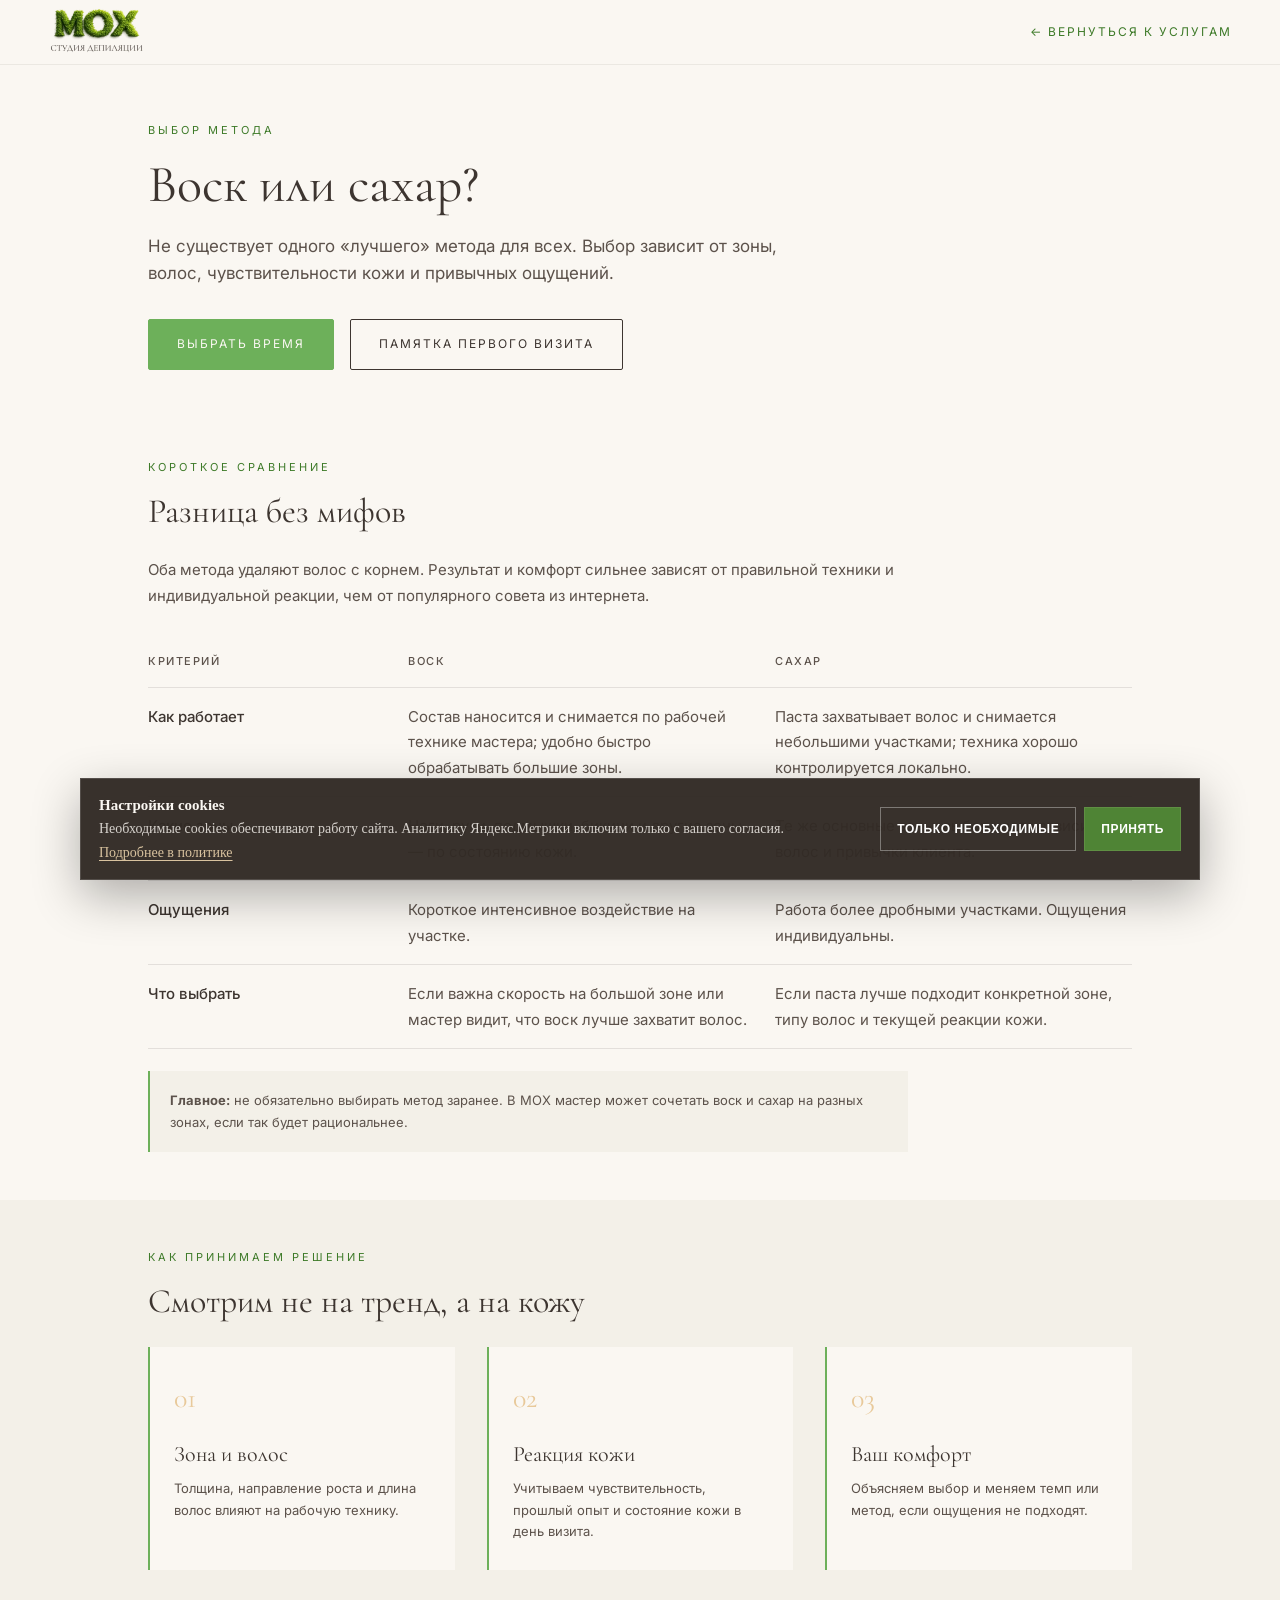
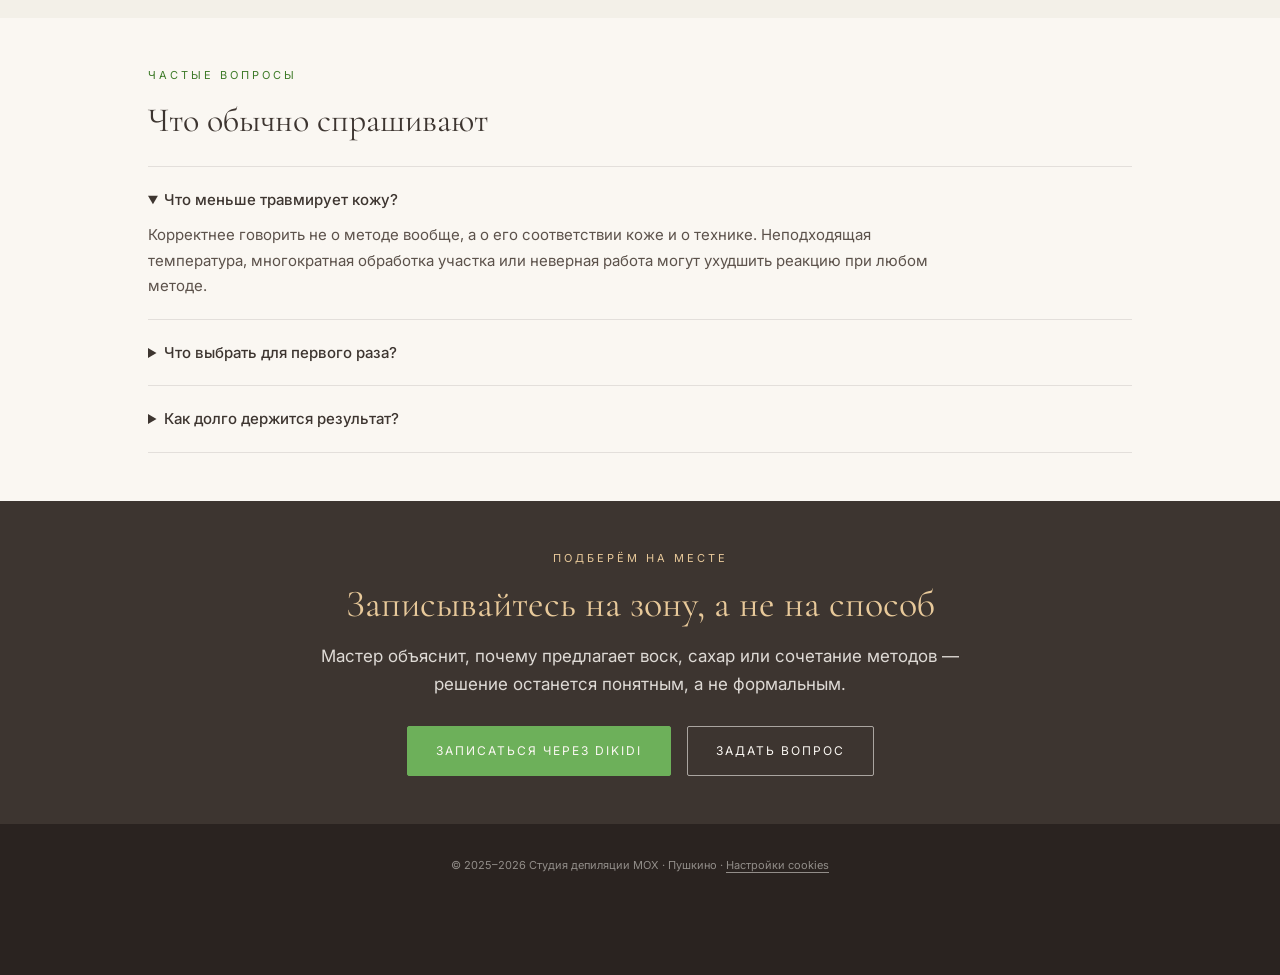
<file: wax-or-sugar.html>
<!DOCTYPE html>
<html lang="ru">
<head>
  <meta charset="UTF-8">
  <meta name="viewport" content="width=device-width, initial-scale=1.0">
  <title>Воск или сахар — что выбрать для депиляции | МОХ</title>
  <meta name="description" content="Сравнение депиляции воском и сахаром: ощущения, зоны, длина волос и выбор метода. Студия МОХ в Пушкино.">
  <link rel="canonical" href="https://studiomox.ru/wax-or-sugar.html">
  <link rel="icon" type="image/png" href="favicon.png">
  <link rel="preconnect" href="https://fonts.googleapis.com">
  <link rel="preconnect" href="https://fonts.gstatic.com" crossorigin>
  <link href="https://fonts.googleapis.com/css2?family=Cormorant+Garamond:wght@400;500&family=Inter:wght@400;500;600;700&display=swap" rel="stylesheet">
  <link rel="stylesheet" href="guide.css?v=20260728-2">
  <script type="text/javascript" src="https://dikidi.ru/assets/js/widget_record/widget2.min.js?v=1773811740"></script>
  <script>window.MOX_ANALYTICS = { counterId: 108746024 };</script>
  <script src="site-consent.js" defer></script>
  <script src="dikidi-goals.js"></script>
  <script type="application/ld+json">
  {"@context":"https://schema.org","@type":"FAQPage","mainEntity":[
    {"@type":"Question","name":"Что больнее: воск или сахар?","acceptedAnswer":{"@type":"Answer","text":"Ощущения зависят от зоны, плотности волос, кожи и техники мастера. Нельзя обещать, что один метод всегда безболезненнее другого."}},
    {"@type":"Question","name":"Нужно ли выбрать метод до записи?","acceptedAnswer":{"@type":"Answer","text":"Нет. В студии МОХ окончательный выбор можно сделать вместе с мастером после оценки кожи и волос."}},
    {"@type":"Question","name":"Можно ли сочетать воск и сахар?","acceptedAnswer":{"@type":"Answer","text":"Да, мастер может использовать разные методы на разных зонах, если это подходит коже и задаче."}}
  ]}</script>
</head>
<body>
  <nav class="guide-nav" aria-label="Навигация">
    <a class="guide-logo" href="index.html"><img src="logo-192.webp" alt="Студия МОХ" width="58" height="58"></a>
    <a class="guide-back" href="index.html#services">← Вернуться к услугам</a>
  </nav>
  <header class="guide-hero">
    <p class="guide-label">Выбор метода</p>
    <h1>Воск или сахар?</h1>
    <p class="guide-lead">Не существует одного «лучшего» метода для всех. Выбор зависит от зоны, волос, чувствительности кожи и привычных ощущений.</p>
    <div class="guide-actions">
      <a class="guide-btn guide-btn-primary" href="https://dikidi.ru/#widget=213049">Выбрать время</a>
      <a class="guide-btn" href="first-visit.html">Памятка первого визита</a>
    </div>
  </header>
  <main class="guide-main">
    <section class="guide-section">
      <p class="guide-label">Короткое сравнение</p>
      <h2>Разница без мифов</h2>
      <p class="guide-intro">Оба метода удаляют волос с корнем. Результат и комфорт сильнее зависят от правильной техники и индивидуальной реакции, чем от популярного совета из интернета.</p>
      <table class="guide-compare">
        <thead><tr><th>Критерий</th><th>Воск</th><th>Сахар</th></tr></thead>
        <tbody>
          <tr><td>Как работает</td><td>Состав наносится и снимается по рабочей технике мастера; удобно быстро обрабатывать большие зоны.</td><td>Паста захватывает волос и снимается небольшими участками; техника хорошо контролируется локально.</td></tr>
          <tr><td>Какие зоны</td><td>Ноги, руки, подмышки, бикини и другие зоны — по состоянию кожи.</td><td>Те же основные зоны; выбор часто зависит от волос и привычки клиента.</td></tr>
          <tr><td>Ощущения</td><td>Короткое интенсивное воздействие на участке.</td><td>Работа более дробными участками. Ощущения индивидуальны.</td></tr>
          <tr><td>Что выбрать</td><td>Если важна скорость на большой зоне или мастер видит, что воск лучше захватит волос.</td><td>Если паста лучше подходит конкретной зоне, типу волос и текущей реакции кожи.</td></tr>
        </tbody>
      </table>
      <div class="guide-note"><strong>Главное:</strong> не обязательно выбирать метод заранее. В МОХ мастер может сочетать воск и сахар на разных зонах, если так будет рациональнее.</div>
    </section>
    <section class="guide-section">
      <p class="guide-label">Как принимаем решение</p>
      <h2>Смотрим не на тренд, а на кожу</h2>
      <div class="guide-grid">
        <article class="guide-card"><span class="guide-card-num">01</span><h3>Зона и волос</h3><p>Толщина, направление роста и длина волос влияют на рабочую технику.</p></article>
        <article class="guide-card"><span class="guide-card-num">02</span><h3>Реакция кожи</h3><p>Учитываем чувствительность, прошлый опыт и состояние кожи в день визита.</p></article>
        <article class="guide-card"><span class="guide-card-num">03</span><h3>Ваш комфорт</h3><p>Объясняем выбор и меняем темп или метод, если ощущения не подходят.</p></article>
      </div>
    </section>
    <section class="guide-section">
      <p class="guide-label">Частые вопросы</p>
      <h2>Что обычно спрашивают</h2>
      <div class="guide-faq">
        <details open><summary>Что меньше травмирует кожу?</summary><p>Корректнее говорить не о методе вообще, а о его соответствии коже и о технике. Неподходящая температура, многократная обработка участка или неверная работа могут ухудшить реакцию при любом методе.</p></details>
        <details><summary>Что выбрать для первого раза?</summary><p>Можно ничего не выбирать. Расскажите мастеру, чего боитесь и был ли опыт бритья или депиляции — решение примете вместе.</p></details>
        <details><summary>Как долго держится результат?</summary><p>Срок индивидуален и зависит от цикла роста волос, зоны и регулярности процедур. Оба метода удаляют волос с корнем.</p></details>
      </div>
    </section>
    <section class="guide-final">
      <p class="guide-label">Подберём на месте</p>
      <h2>Записывайтесь на зону, а не на способ</h2>
      <p class="guide-lead">Мастер объяснит, почему предлагает воск, сахар или сочетание методов — решение останется понятным, а не формальным.</p>
      <div class="guide-actions"><a class="guide-btn guide-btn-primary" href="https://dikidi.ru/#widget=213049">Записаться через DIKIDI</a><a class="guide-btn" href="https://vk.ru/mox_pushkino" target="_blank" rel="noopener">Задать вопрос</a></div>
    </section>
  </main>
  <footer class="guide-footer">© 2025–2026 Студия депиляции МОХ · Пушкино</footer>
  <div class="guide-mobile-cta"><span>Метод подберём вместе</span><a class="guide-btn guide-btn-primary" href="https://dikidi.ru/#widget=213049">Записаться</a></div>
</body>
</html>
</file>
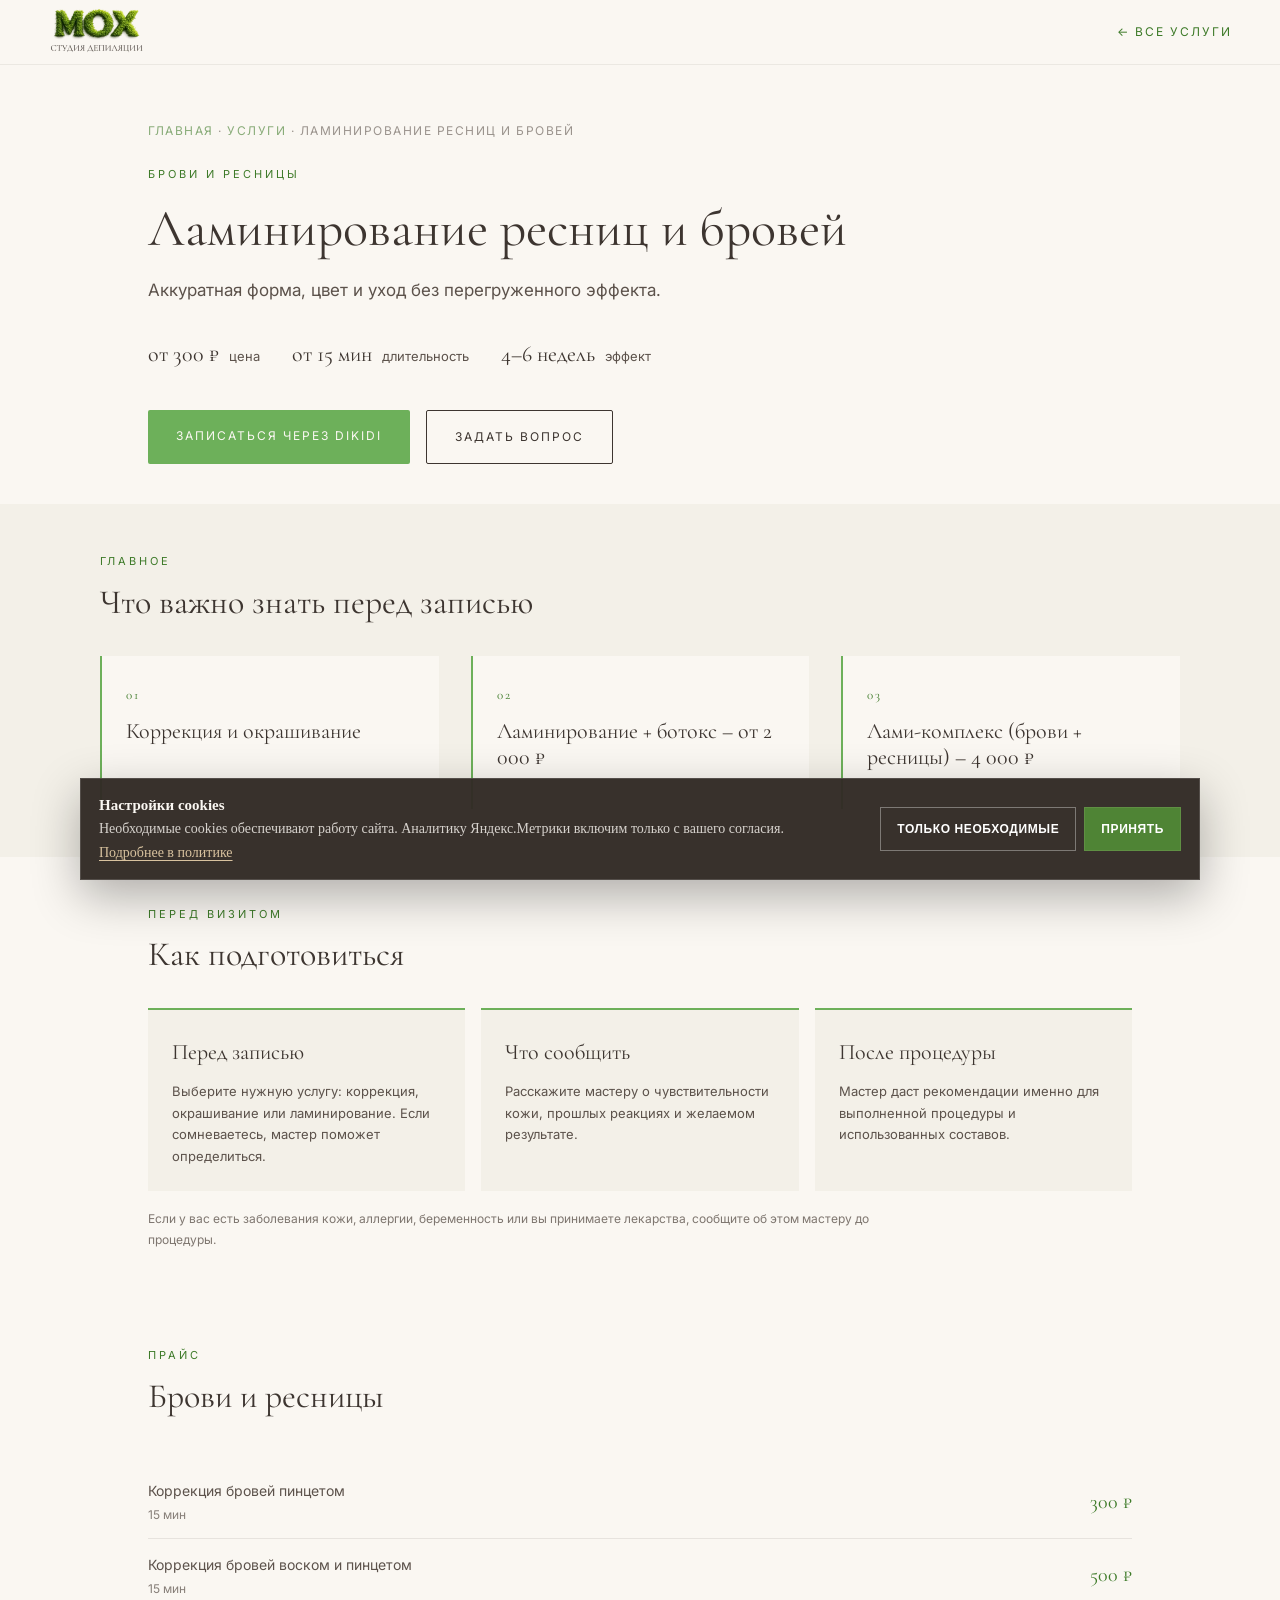
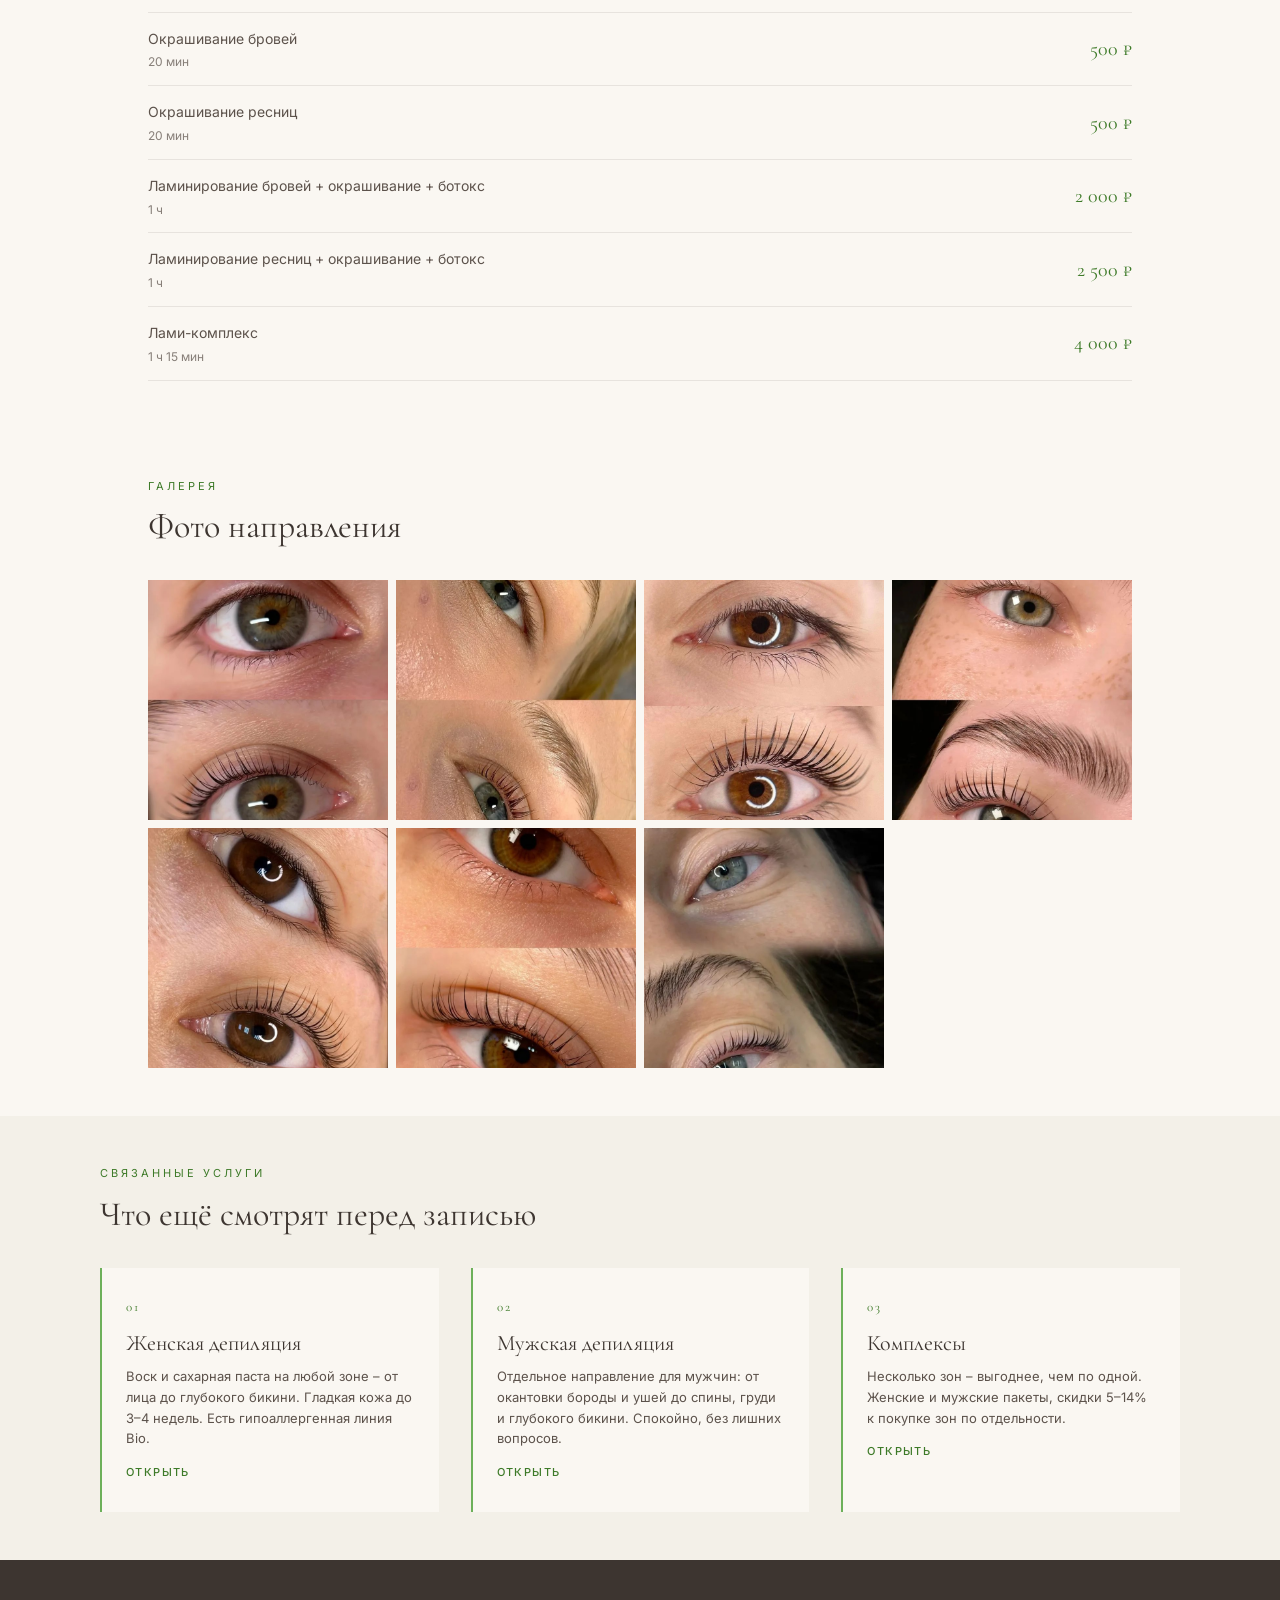
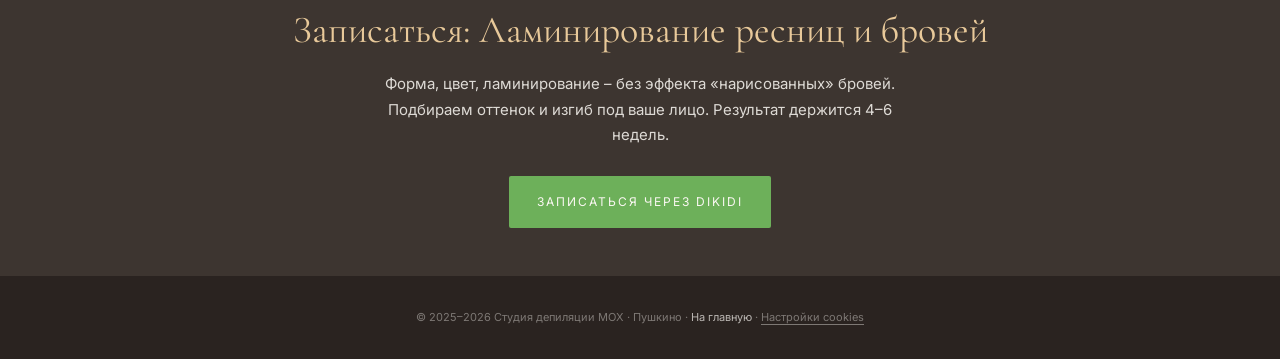
<file: services/brows.html>
<!DOCTYPE html>
<html lang="ru">
<head>
  <meta charset="UTF-8">
  <meta name="viewport" content="width=device-width, initial-scale=1.0">
  <title>Ламинирование ресниц и бровей в Пушкино — Студия МОХ</title>
  <meta name="description" content="Форма, цвет, ламинирование – без эффекта «нарисованных» бровей. Подбираем оттенок и изгиб под ваше лицо. Результат держится 4–6 недель.">
  <meta property="og:type" content="website">
  <meta property="og:locale" content="ru_RU">
  <meta property="og:site_name" content="Студия депиляции МОХ">
  <meta property="og:title" content="Ламинирование ресниц и бровей — Студия МОХ в Пушкино">
  <meta property="og:description" content="Форма, цвет, ламинирование – без эффекта «нарисованных» бровей. Подбираем оттенок и изгиб под ваше лицо. Результат держится 4–6 недель.">
  <meta property="og:image" content="https://studiomox.ru/og-image-v2.jpg">
  <meta property="og:image:width" content="1200">
  <meta property="og:image:height" content="630">
  <meta name="twitter:card" content="summary_large_image">
  <meta name="twitter:image" content="https://studiomox.ru/og-image-v2.jpg">
  <link rel="canonical" href="https://studiomox.ru/services/brows.html">
  <link rel="icon" type="image/png" href="../favicon.png">
  <link rel="preconnect" href="https://fonts.googleapis.com">
  <link rel="preconnect" href="https://fonts.gstatic.com" crossorigin>
  <link href="https://fonts.googleapis.com/css2?family=Cormorant+Garamond:ital,wght@0,400;0,500;1,400&family=Inter:wght@400;500&display=swap" rel="stylesheet">
  <link rel="stylesheet" href="service.css">
  <script type="text/javascript" src="https://dikidi.ru/assets/js/widget_record/widget2.min.js?v=1773811740"></script>
<script>window.MOX_ANALYTICS = { counterId: 108746024 };</script>
  <script src="../site-consent.js" defer></script>
  <script type="application/ld+json">
{
  "@context": "https://schema.org",
  "@type": "Service",
  "name": "Ламинирование ресниц и бровей",
  "description": "Форма, цвет, ламинирование – без эффекта «нарисованных» бровей. Подбираем оттенок и изгиб под ваше лицо. Результат держится 4–6 недель.",
  "serviceType": "Ламинирование ресниц и бровей",
  "areaServed": {
    "@type": "City",
    "name": "Пушкино"
  },
  "provider": {
    "@type": "BeautySalon",
    "name": "Студия депиляции МОХ",
    "url": "https://studiomox.ru",
    "telephone": "+79262458999",
    "address": {
      "@type": "PostalAddress",
      "streetAddress": "Московская область, г. Пушкино, Московский проспект, 57, корп. 3",
      "addressCountry": "RU"
    }
  },
  "offers": {
    "@type": "AggregateOffer",
    "priceCurrency": "RUB",
    "lowPrice": "300",
    "highPrice": "4000",
    "availability": "https://schema.org/InStock",
    "url": "https://dikidi.ru/#widget=213056"
  }
}
  </script>
  <script type="application/ld+json">
{
  "@context": "https://schema.org",
  "@type": "BreadcrumbList",
  "itemListElement": [
    {
      "@type": "ListItem",
      "position": 1,
      "name": "Главная",
      "item": "https://studiomox.ru/"
    },
    {
      "@type": "ListItem",
      "position": 2,
      "name": "Услуги",
      "item": "https://studiomox.ru/#services"
    },
    {
      "@type": "ListItem",
      "position": 3,
      "name": "Ламинирование ресниц и бровей",
      "item": "https://studiomox.ru/services/brows.html"
    }
  ]
}
  </script>
  <script src="../dikidi-goals.js"></script>
</head>
<body>
<!-- Generated from data/services.json by tools/generate_service_pages.py. Do not edit generated content by hand. -->

<div class="srv-nav">
  <a class="srv-nav-logo" href="../index.html"><img src="../logo-192.webp" alt="Студия МОХ" width="192" height="192"></a>
  <a class="back" href="../index.html#services">← Все услуги</a>
</div>

<section class="srv-hero">
  <div class="srv-breadcrumbs"><a href="../index.html">Главная</a> · <a href="../index.html#services">Услуги</a> · Ламинирование ресниц и бровей</div>
  <div class="srv-label">Брови и ресницы</div>
  <h1>Ламинирование ресниц и бровей</h1>
  <p class="srv-intro">Аккуратная форма, цвет и уход без перегруженного эффекта.</p>
  <div class="srv-hero-meta">
    <div><strong>от 300 ₽</strong> цена</div>
    <div><strong>от 15 мин</strong> длительность</div>
    <div><strong>4–6 недель</strong> эффект</div>
  </div>
  <div class="srv-cta-row">
    <a class="btn btn-primary" href="https://dikidi.ru/#widget=213056">Записаться через DIKIDI</a>
    <a class="btn btn-ghost" href="https://vk.ru/mox_pushkino" target="_blank" rel="noopener">Задать вопрос</a>
  </div>
</section>

<section class="srv-section srv-section--light">
  <div class="srv-section-inner">
    <div class="srv-section-label">Главное</div>
    <h2>Что важно знать перед записью</h2>
    <div class="srv-features">
      <div class="srv-feature">
      <div class="srv-feature-n">01</div>
      <div class="srv-feature-title">Коррекция и окрашивание</div>
    </div><div class="srv-feature">
      <div class="srv-feature-n">02</div>
      <div class="srv-feature-title">Ламинирование + ботокс – от 2 000 ₽</div>
    </div><div class="srv-feature">
      <div class="srv-feature-n">03</div>
      <div class="srv-feature-title">Лами-комплекс (брови + ресницы) – 4 000 ₽</div>
    </div>
    </div>
  </div>
</section>



<section class="srv-section srv-visit-guide">
  <div class="srv-section-label">Перед визитом</div>
  <h2>Как подготовиться</h2>
  <div class="srv-guide-grid"><div class="srv-guide-card"><h3>Перед записью</h3><p>Выберите нужную услугу: коррекция, окрашивание или ламинирование. Если сомневаетесь, мастер поможет определиться.</p></div><div class="srv-guide-card"><h3>Что сообщить</h3><p>Расскажите мастеру о чувствительности кожи, прошлых реакциях и желаемом результате.</p></div><div class="srv-guide-card"><h3>После процедуры</h3><p>Мастер даст рекомендации именно для выполненной процедуры и использованных составов.</p></div></div>
  <p class="srv-guide-note">Если у вас есть заболевания кожи, аллергии, беременность или вы принимаете лекарства, сообщите об этом мастеру до процедуры.</p>

</section>

<section class="srv-section">
  <div class="srv-section-label">Прайс</div>
  <h2>Брови и ресницы</h2>
  <div class="srv-price-scroll">
    <table class="srv-price-table">
      <caption class="sr-only">Брови и ресницы: услуги, продолжительность и стоимость</caption>
      <thead class="sr-only"><tr><th scope="col">Услуга</th><th scope="col">Стоимость</th></tr></thead>
      <tbody>
        <tr><td>Коррекция бровей пинцетом<span class="srv-price-detail">15 мин</span></td><td>300 ₽</td></tr>
    <tr><td>Коррекция бровей воском и пинцетом<span class="srv-price-detail">15 мин</span></td><td>500 ₽</td></tr>
    <tr><td>Окрашивание бровей<span class="srv-price-detail">20 мин</span></td><td>500 ₽</td></tr>
    <tr><td>Окрашивание ресниц<span class="srv-price-detail">20 мин</span></td><td>500 ₽</td></tr>
    <tr><td>Ламинирование бровей + окрашивание + ботокс<span class="srv-price-detail">1 ч</span></td><td>2 000 ₽</td></tr>
    <tr><td>Ламинирование ресниц + окрашивание + ботокс<span class="srv-price-detail">1 ч</span></td><td>2 500 ₽</td></tr>
    <tr><td>Лами-комплекс<span class="srv-price-detail">1 ч 15 мин</span></td><td>4 000 ₽</td></tr>
      </tbody>
    </table>
  </div>
</section>

<section class="srv-section">
  <div class="srv-section-label">Галерея</div>
  <h2>Фото направления</h2>
  <div class="srv-gallery">
    <div class="srv-gallery-item"><img src="../images/works/brows/1.jpeg" alt="Работа по бровям и ресницам" loading="lazy" decoding="async"></div>
    <div class="srv-gallery-item"><img src="../images/works/brows/2.jpeg" alt="Работа по бровям и ресницам" loading="lazy" decoding="async"></div>
    <div class="srv-gallery-item"><img src="../images/works/brows/3.jpeg" alt="Работа по бровям и ресницам" loading="lazy" decoding="async"></div>
    <div class="srv-gallery-item"><img src="../images/works/brows/4.jpeg" alt="Работа по бровям и ресницам" loading="lazy" decoding="async"></div>
    <div class="srv-gallery-item"><img src="../images/works/brows/5.jpeg" alt="Работа по бровям и ресницам" loading="lazy" decoding="async"></div>
    <div class="srv-gallery-item"><img src="../images/works/brows/6.jpeg" alt="Работа по бровям и ресницам" loading="lazy" decoding="async"></div>
    <div class="srv-gallery-item"><img src="../images/works/brows/7.jpeg" alt="Работа по бровям и ресницам" loading="lazy" decoding="async"></div>
  </div>
</section>

<section class="srv-section srv-section--light">
  <div class="srv-section-inner">
    <div class="srv-section-label">Связанные услуги</div>
    <h2>Что ещё смотрят перед записью</h2>
    <div class="srv-features">
      <div class="srv-feature">
      <div class="srv-feature-n">01</div>
      <div class="srv-feature-title">Женская депиляция</div>
      <div class="srv-feature-text">Воск и сахарная паста на любой зоне – от лица до глубокого бикини. Гладкая кожа до 3–4 недель. Есть гипоаллергенная линия Bio.</div>
      <a class="srv-related-link" href="women.html">Открыть</a>
    </div>
    <div class="srv-feature">
      <div class="srv-feature-n">02</div>
      <div class="srv-feature-title">Мужская депиляция</div>
      <div class="srv-feature-text">Отдельное направление для мужчин: от окантовки бороды и ушей до спины, груди и глубокого бикини. Спокойно, без лишних вопросов.</div>
      <a class="srv-related-link" href="men.html">Открыть</a>
    </div>
    <div class="srv-feature">
      <div class="srv-feature-n">03</div>
      <div class="srv-feature-title">Комплексы</div>
      <div class="srv-feature-text">Несколько зон – выгоднее, чем по одной. Женские и мужские пакеты, скидки 5–14% к покупке зон по отдельности.</div>
      <a class="srv-related-link" href="complexes.html">Открыть</a>
    </div>
    </div>
  </div>
</section>

<section class="srv-cta">
  <h2>Записаться: Ламинирование ресниц и бровей</h2>
  <p>Форма, цвет, ламинирование – без эффекта «нарисованных» бровей. Подбираем оттенок и изгиб под ваше лицо. Результат держится 4–6 недель.</p>
  <a class="btn btn-primary" href="https://dikidi.ru/#widget=213056">Записаться через DIKIDI</a>
</section>

<div class="srv-mobile-cta" role="region" aria-label="Быстрая запись">
  <span>Запись на услугу</span>
  <a class="btn btn-primary" href="https://dikidi.ru/#widget=213056">Выбрать время</a>
</div>

<footer class="srv-footer">
  © 2025–2026 Студия депиляции МОХ · Пушкино · <a href="../index.html">На главную</a>
</footer>


<script src="gallery.js"></script>
</body>
</html>
</file>
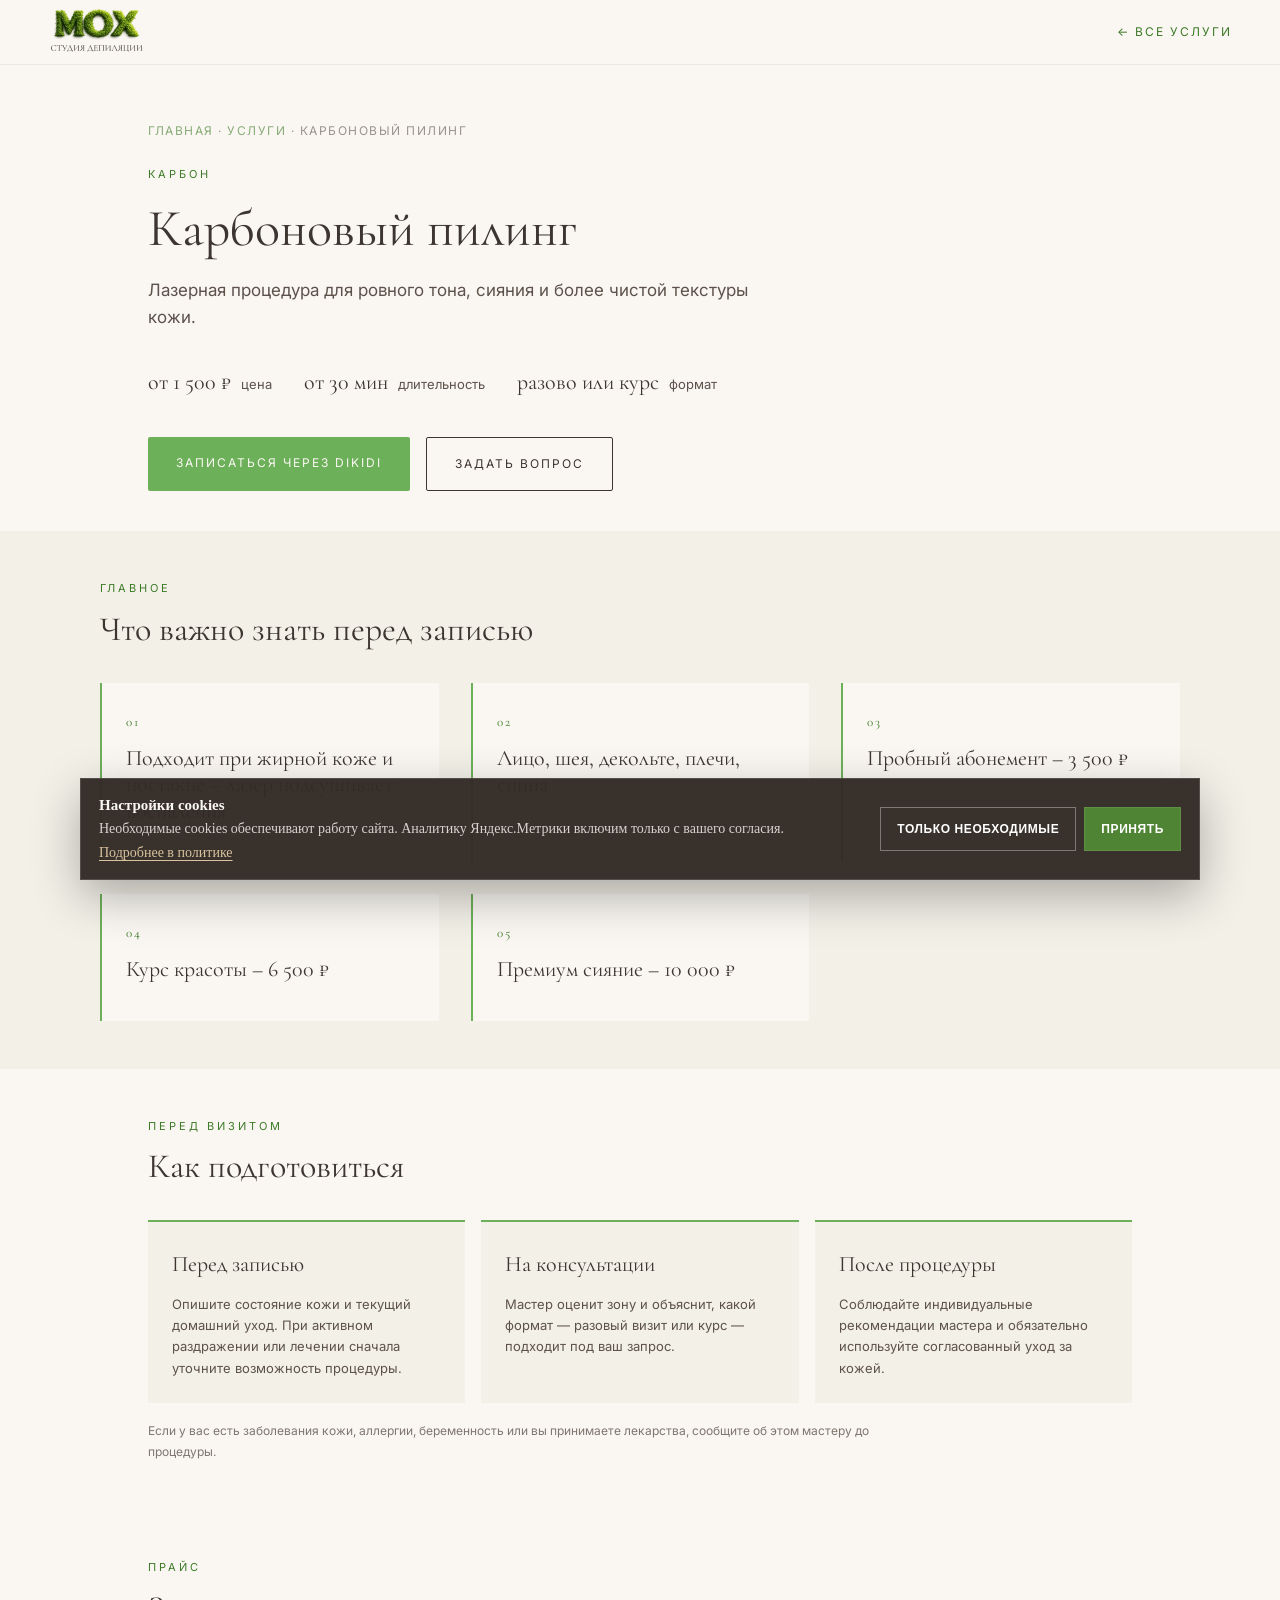
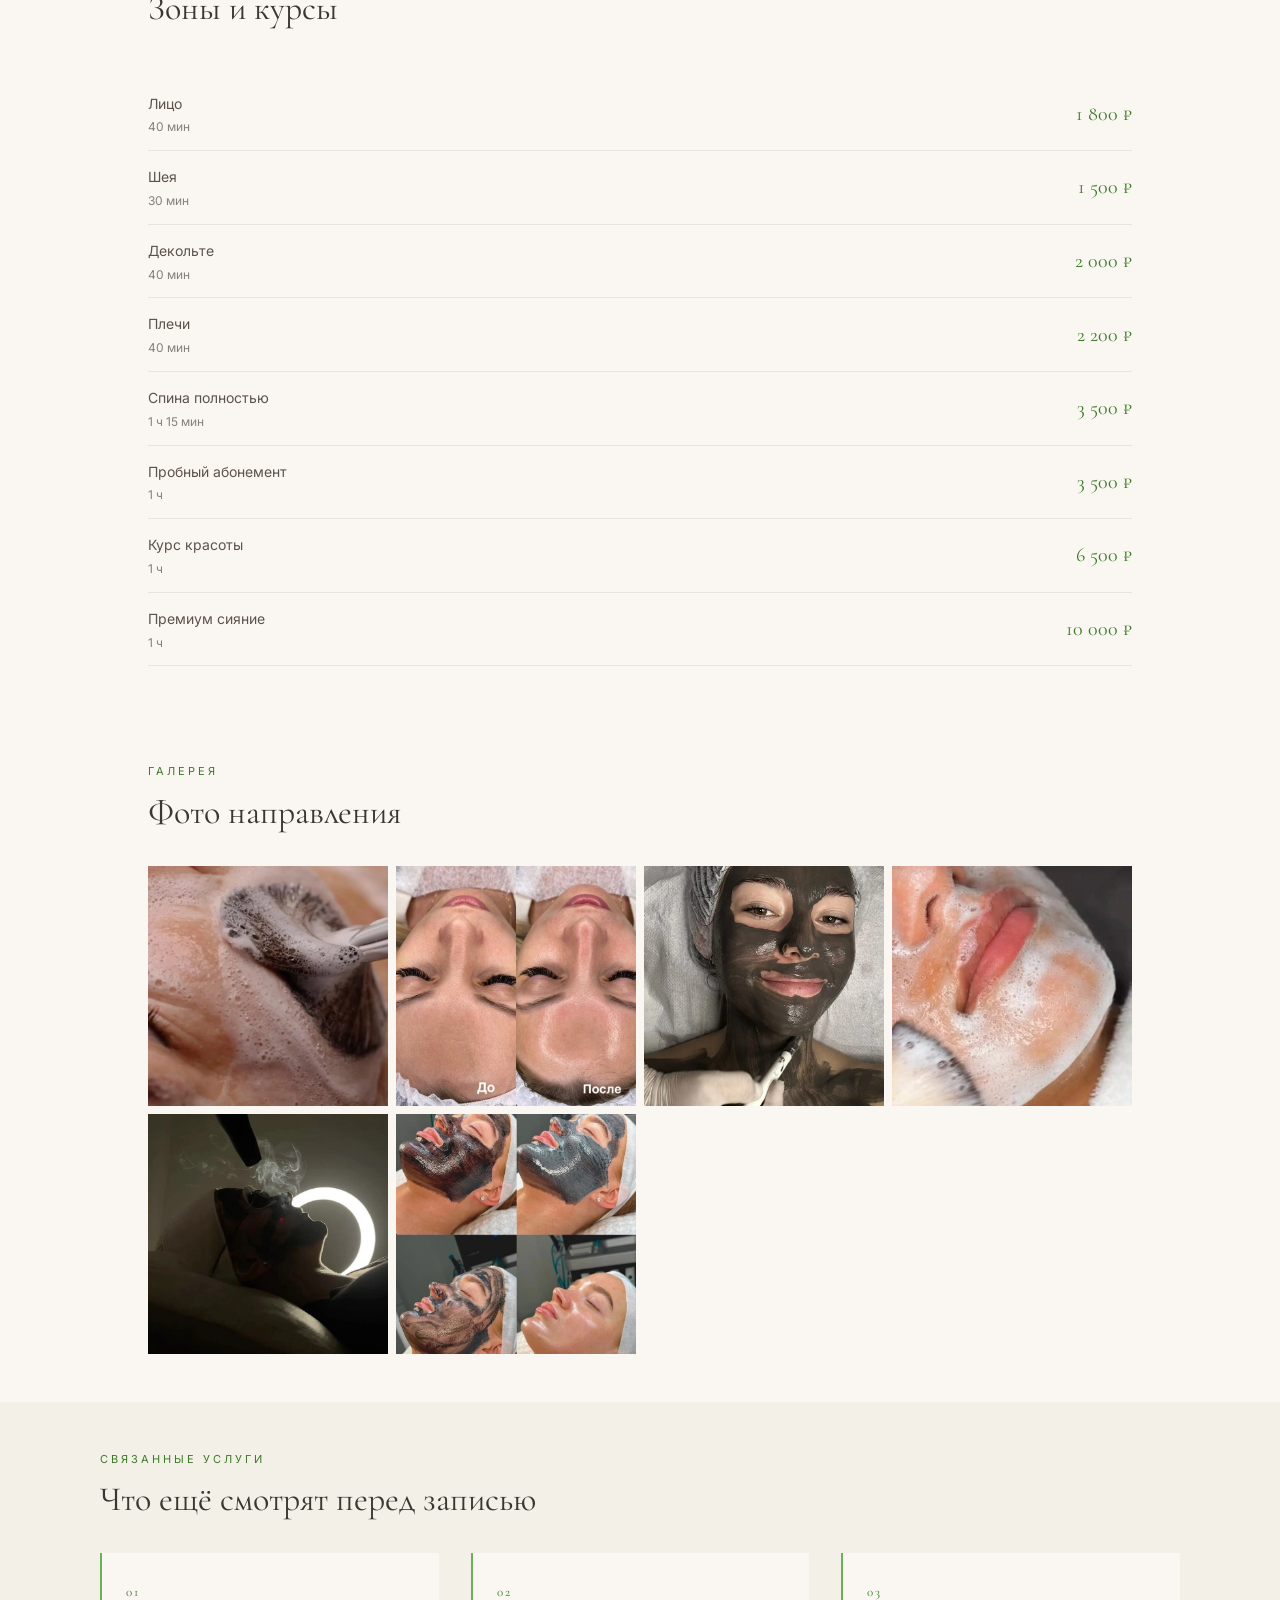
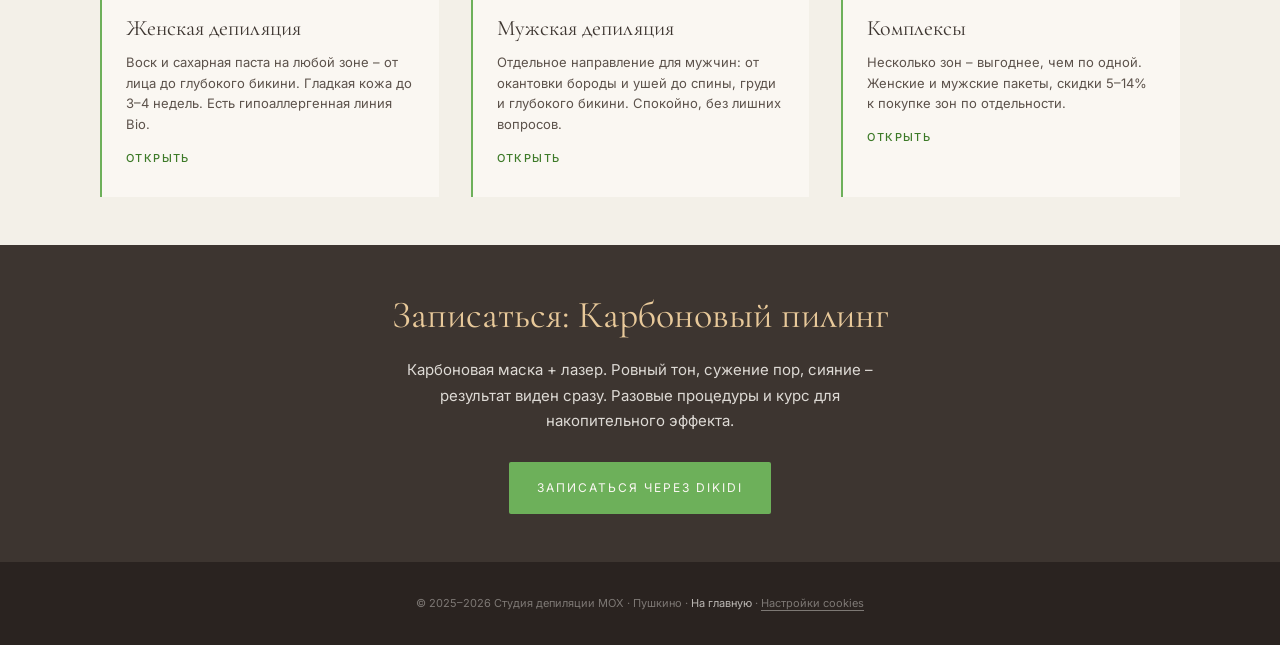
<file: services/carbon.html>
<!DOCTYPE html>
<html lang="ru">
<head>
  <meta charset="UTF-8">
  <meta name="viewport" content="width=device-width, initial-scale=1.0">
  <title>Карбоновый пилинг в Пушкино — Студия МОХ</title>
  <meta name="description" content="Карбоновая маска + лазер. Ровный тон, сужение пор, сияние – результат виден сразу. Разовые процедуры и курс для накопительного эффекта.">
  <meta property="og:type" content="website">
  <meta property="og:locale" content="ru_RU">
  <meta property="og:site_name" content="Студия депиляции МОХ">
  <meta property="og:title" content="Карбоновый пилинг — Студия МОХ в Пушкино">
  <meta property="og:description" content="Карбоновая маска + лазер. Ровный тон, сужение пор, сияние – результат виден сразу. Разовые процедуры и курс для накопительного эффекта.">
  <meta property="og:image" content="https://studiomox.ru/og-image-v2.jpg">
  <meta property="og:image:width" content="1200">
  <meta property="og:image:height" content="630">
  <meta name="twitter:card" content="summary_large_image">
  <meta name="twitter:image" content="https://studiomox.ru/og-image-v2.jpg">
  <link rel="canonical" href="https://studiomox.ru/services/carbon.html">
  <link rel="icon" type="image/png" href="../favicon.png">
  <link rel="preconnect" href="https://fonts.googleapis.com">
  <link rel="preconnect" href="https://fonts.gstatic.com" crossorigin>
  <link href="https://fonts.googleapis.com/css2?family=Cormorant+Garamond:ital,wght@0,400;0,500;1,400&family=Inter:wght@400;500&display=swap" rel="stylesheet">
  <link rel="stylesheet" href="service.css">
  <script type="text/javascript" src="https://dikidi.ru/assets/js/widget_record/widget2.min.js?v=1773811740"></script>
<script>window.MOX_ANALYTICS = { counterId: 108746024 };</script>
  <script src="../site-consent.js" defer></script>
  <script type="application/ld+json">
{
  "@context": "https://schema.org",
  "@type": "Service",
  "name": "Карбоновый пилинг",
  "description": "Карбоновая маска + лазер. Ровный тон, сужение пор, сияние – результат виден сразу. Разовые процедуры и курс для накопительного эффекта.",
  "serviceType": "Карбоновый пилинг",
  "areaServed": {
    "@type": "City",
    "name": "Пушкино"
  },
  "provider": {
    "@type": "BeautySalon",
    "name": "Студия депиляции МОХ",
    "url": "https://studiomox.ru",
    "telephone": "+79262458999",
    "address": {
      "@type": "PostalAddress",
      "streetAddress": "Московская область, г. Пушкино, Московский проспект, 57, корп. 3",
      "addressCountry": "RU"
    }
  },
  "offers": {
    "@type": "AggregateOffer",
    "priceCurrency": "RUB",
    "lowPrice": "1500",
    "highPrice": "10000",
    "availability": "https://schema.org/InStock",
    "url": "https://dikidi.ru/#widget=213064"
  }
}
  </script>
  <script type="application/ld+json">
{
  "@context": "https://schema.org",
  "@type": "BreadcrumbList",
  "itemListElement": [
    {
      "@type": "ListItem",
      "position": 1,
      "name": "Главная",
      "item": "https://studiomox.ru/"
    },
    {
      "@type": "ListItem",
      "position": 2,
      "name": "Услуги",
      "item": "https://studiomox.ru/#services"
    },
    {
      "@type": "ListItem",
      "position": 3,
      "name": "Карбоновый пилинг",
      "item": "https://studiomox.ru/services/carbon.html"
    }
  ]
}
  </script>
  <script src="../dikidi-goals.js"></script>
</head>
<body>
<!-- Generated from data/services.json by tools/generate_service_pages.py. Do not edit generated content by hand. -->

<div class="srv-nav">
  <a class="srv-nav-logo" href="../index.html"><img src="../logo-192.webp" alt="Студия МОХ" width="192" height="192"></a>
  <a class="back" href="../index.html#services">← Все услуги</a>
</div>

<section class="srv-hero">
  <div class="srv-breadcrumbs"><a href="../index.html">Главная</a> · <a href="../index.html#services">Услуги</a> · Карбоновый пилинг</div>
  <div class="srv-label">Карбон</div>
  <h1>Карбоновый пилинг</h1>
  <p class="srv-intro">Лазерная процедура для ровного тона, сияния и более чистой текстуры кожи.</p>
  <div class="srv-hero-meta">
    <div><strong>от 1 500 ₽</strong> цена</div>
    <div><strong>от 30 мин</strong> длительность</div>
    <div><strong>разово или курс</strong> формат</div>
  </div>
  <div class="srv-cta-row">
    <a class="btn btn-primary" href="https://dikidi.ru/#widget=213064">Записаться через DIKIDI</a>
    <a class="btn btn-ghost" href="https://vk.ru/mox_pushkino" target="_blank" rel="noopener">Задать вопрос</a>
  </div>
</section>

<section class="srv-section srv-section--light">
  <div class="srv-section-inner">
    <div class="srv-section-label">Главное</div>
    <h2>Что важно знать перед записью</h2>
    <div class="srv-features">
      <div class="srv-feature">
      <div class="srv-feature-n">01</div>
      <div class="srv-feature-title">Подходит при жирной коже и постакне – лазер подсушивает воспаления</div>
    </div><div class="srv-feature">
      <div class="srv-feature-n">02</div>
      <div class="srv-feature-title">Лицо, шея, декольте, плечи, спина</div>
    </div><div class="srv-feature">
      <div class="srv-feature-n">03</div>
      <div class="srv-feature-title">Пробный абонемент – 3 500 ₽</div>
    </div><div class="srv-feature">
      <div class="srv-feature-n">04</div>
      <div class="srv-feature-title">Курс красоты – 6 500 ₽</div>
    </div><div class="srv-feature">
      <div class="srv-feature-n">05</div>
      <div class="srv-feature-title">Премиум сияние – 10 000 ₽</div>
    </div>
    </div>
  </div>
</section>



<section class="srv-section srv-visit-guide">
  <div class="srv-section-label">Перед визитом</div>
  <h2>Как подготовиться</h2>
  <div class="srv-guide-grid"><div class="srv-guide-card"><h3>Перед записью</h3><p>Опишите состояние кожи и текущий домашний уход. При активном раздражении или лечении сначала уточните возможность процедуры.</p></div><div class="srv-guide-card"><h3>На консультации</h3><p>Мастер оценит зону и объяснит, какой формат — разовый визит или курс — подходит под ваш запрос.</p></div><div class="srv-guide-card"><h3>После процедуры</h3><p>Соблюдайте индивидуальные рекомендации мастера и обязательно используйте согласованный уход за кожей.</p></div></div>
  <p class="srv-guide-note">Если у вас есть заболевания кожи, аллергии, беременность или вы принимаете лекарства, сообщите об этом мастеру до процедуры.</p>

</section>

<section class="srv-section">
  <div class="srv-section-label">Прайс</div>
  <h2>Зоны и курсы</h2>
  <div class="srv-price-scroll">
    <table class="srv-price-table">
      <caption class="sr-only">Зоны и курсы: услуги, продолжительность и стоимость</caption>
      <thead class="sr-only"><tr><th scope="col">Услуга</th><th scope="col">Стоимость</th></tr></thead>
      <tbody>
        <tr><td>Лицо<span class="srv-price-detail">40 мин</span></td><td>1 800 ₽</td></tr>
    <tr><td>Шея<span class="srv-price-detail">30 мин</span></td><td>1 500 ₽</td></tr>
    <tr><td>Декольте<span class="srv-price-detail">40 мин</span></td><td>2 000 ₽</td></tr>
    <tr><td>Плечи<span class="srv-price-detail">40 мин</span></td><td>2 200 ₽</td></tr>
    <tr><td>Спина полностью<span class="srv-price-detail">1 ч 15 мин</span></td><td>3 500 ₽</td></tr>
    <tr><td>Пробный абонемент<span class="srv-price-detail">1 ч</span></td><td>3 500 ₽</td></tr>
    <tr><td>Курс красоты<span class="srv-price-detail">1 ч</span></td><td>6 500 ₽</td></tr>
    <tr><td>Премиум сияние<span class="srv-price-detail">1 ч</span></td><td>10 000 ₽</td></tr>
      </tbody>
    </table>
  </div>
</section>

<section class="srv-section">
  <div class="srv-section-label">Галерея</div>
  <h2>Фото направления</h2>
  <div class="srv-gallery">
    <div class="srv-gallery-item"><img src="../images/works/carbon/1.jpeg" alt="Результат карбонового пилинга" loading="lazy" decoding="async"></div>
    <div class="srv-gallery-item"><img src="../images/works/carbon/2.jpeg" alt="Результат карбонового пилинга" loading="lazy" decoding="async"></div>
    <div class="srv-gallery-item"><img src="../images/works/carbon/3.jpeg" alt="Результат карбонового пилинга" loading="lazy" decoding="async"></div>
    <div class="srv-gallery-item"><img src="../images/works/carbon/4.jpeg" alt="Результат карбонового пилинга" loading="lazy" decoding="async"></div>
    <div class="srv-gallery-item"><img src="../images/works/carbon/5.jpeg" alt="Результат карбонового пилинга" loading="lazy" decoding="async"></div>
    <div class="srv-gallery-item"><img src="../images/works/carbon/6.jpeg" alt="Результат карбонового пилинга" loading="lazy" decoding="async"></div>
  </div>
</section>

<section class="srv-section srv-section--light">
  <div class="srv-section-inner">
    <div class="srv-section-label">Связанные услуги</div>
    <h2>Что ещё смотрят перед записью</h2>
    <div class="srv-features">
      <div class="srv-feature">
      <div class="srv-feature-n">01</div>
      <div class="srv-feature-title">Женская депиляция</div>
      <div class="srv-feature-text">Воск и сахарная паста на любой зоне – от лица до глубокого бикини. Гладкая кожа до 3–4 недель. Есть гипоаллергенная линия Bio.</div>
      <a class="srv-related-link" href="women.html">Открыть</a>
    </div>
    <div class="srv-feature">
      <div class="srv-feature-n">02</div>
      <div class="srv-feature-title">Мужская депиляция</div>
      <div class="srv-feature-text">Отдельное направление для мужчин: от окантовки бороды и ушей до спины, груди и глубокого бикини. Спокойно, без лишних вопросов.</div>
      <a class="srv-related-link" href="men.html">Открыть</a>
    </div>
    <div class="srv-feature">
      <div class="srv-feature-n">03</div>
      <div class="srv-feature-title">Комплексы</div>
      <div class="srv-feature-text">Несколько зон – выгоднее, чем по одной. Женские и мужские пакеты, скидки 5–14% к покупке зон по отдельности.</div>
      <a class="srv-related-link" href="complexes.html">Открыть</a>
    </div>
    </div>
  </div>
</section>

<section class="srv-cta">
  <h2>Записаться: Карбоновый пилинг</h2>
  <p>Карбоновая маска + лазер. Ровный тон, сужение пор, сияние – результат виден сразу. Разовые процедуры и курс для накопительного эффекта.</p>
  <a class="btn btn-primary" href="https://dikidi.ru/#widget=213064">Записаться через DIKIDI</a>
</section>

<div class="srv-mobile-cta" role="region" aria-label="Быстрая запись">
  <span>Запись на услугу</span>
  <a class="btn btn-primary" href="https://dikidi.ru/#widget=213064">Выбрать время</a>
</div>

<footer class="srv-footer">
  © 2025–2026 Студия депиляции МОХ · Пушкино · <a href="../index.html">На главную</a>
</footer>


<script src="gallery.js"></script>
</body>
</html>
</file>
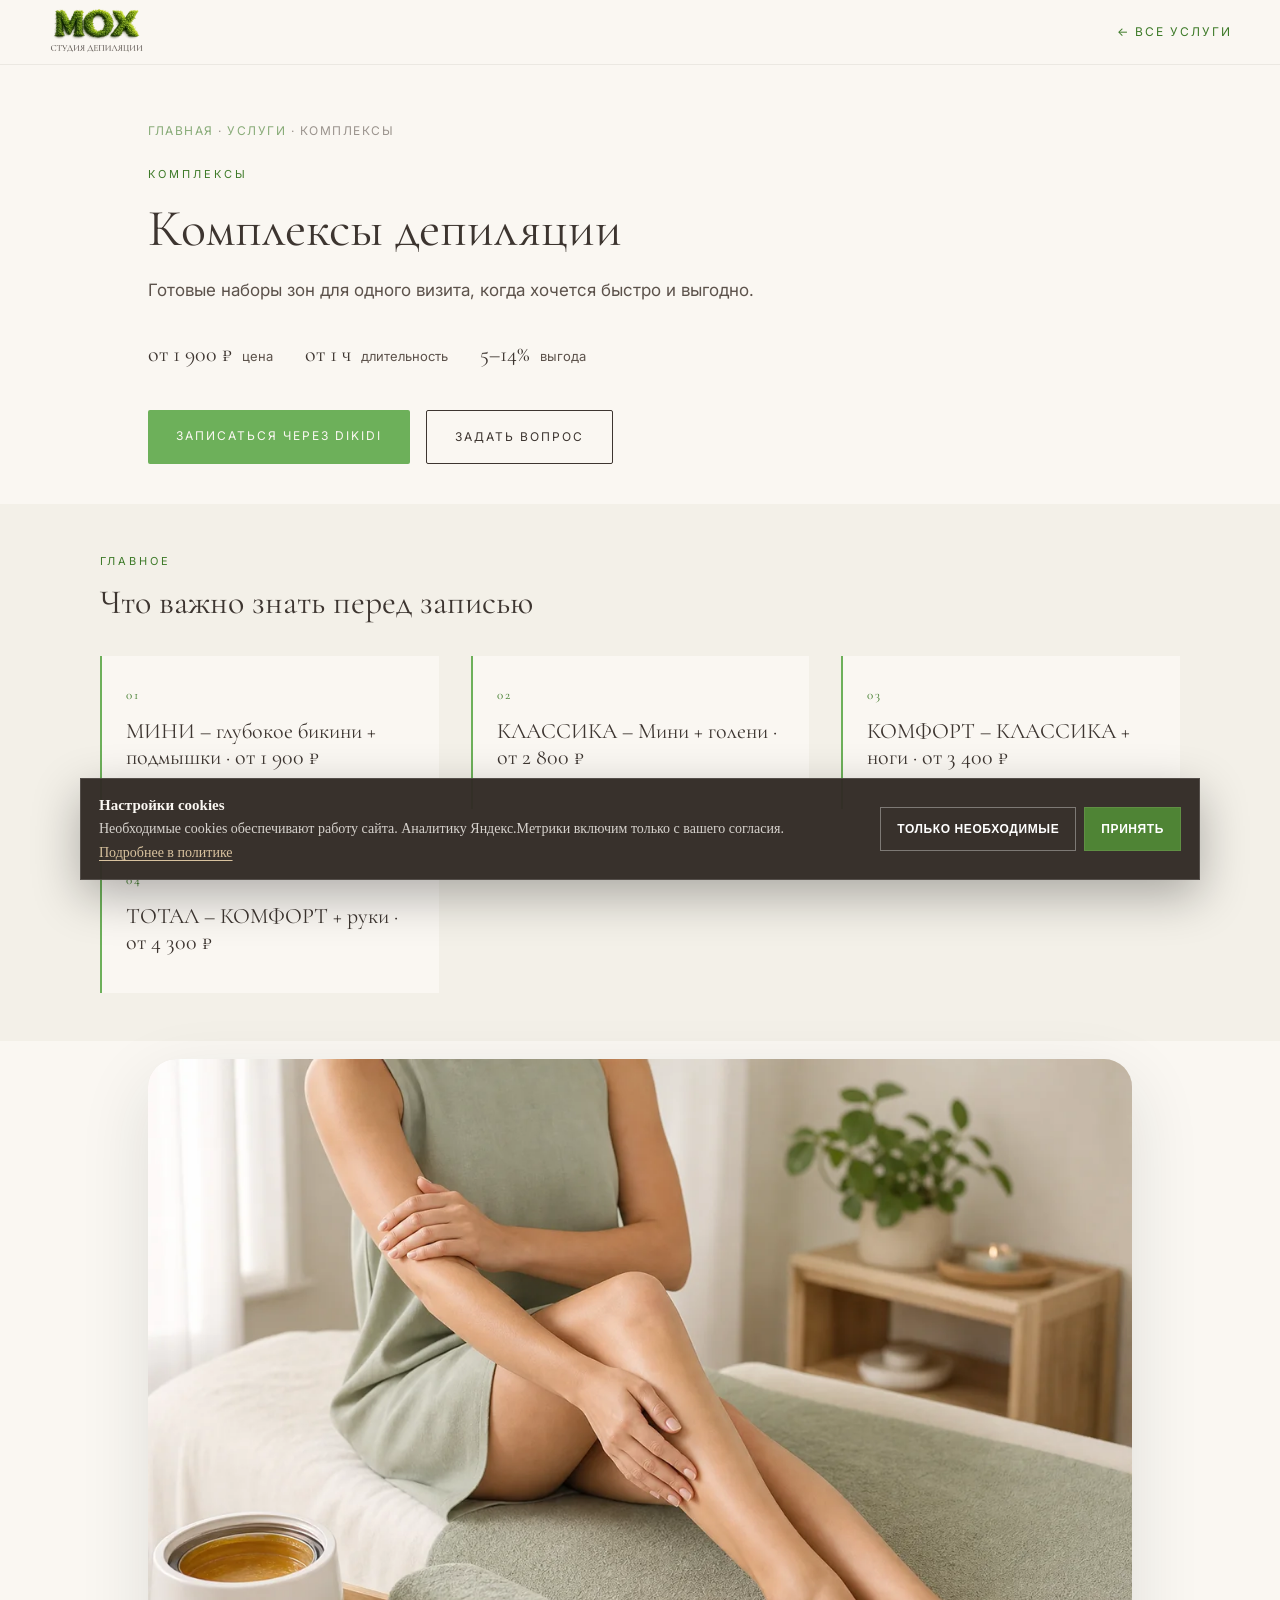
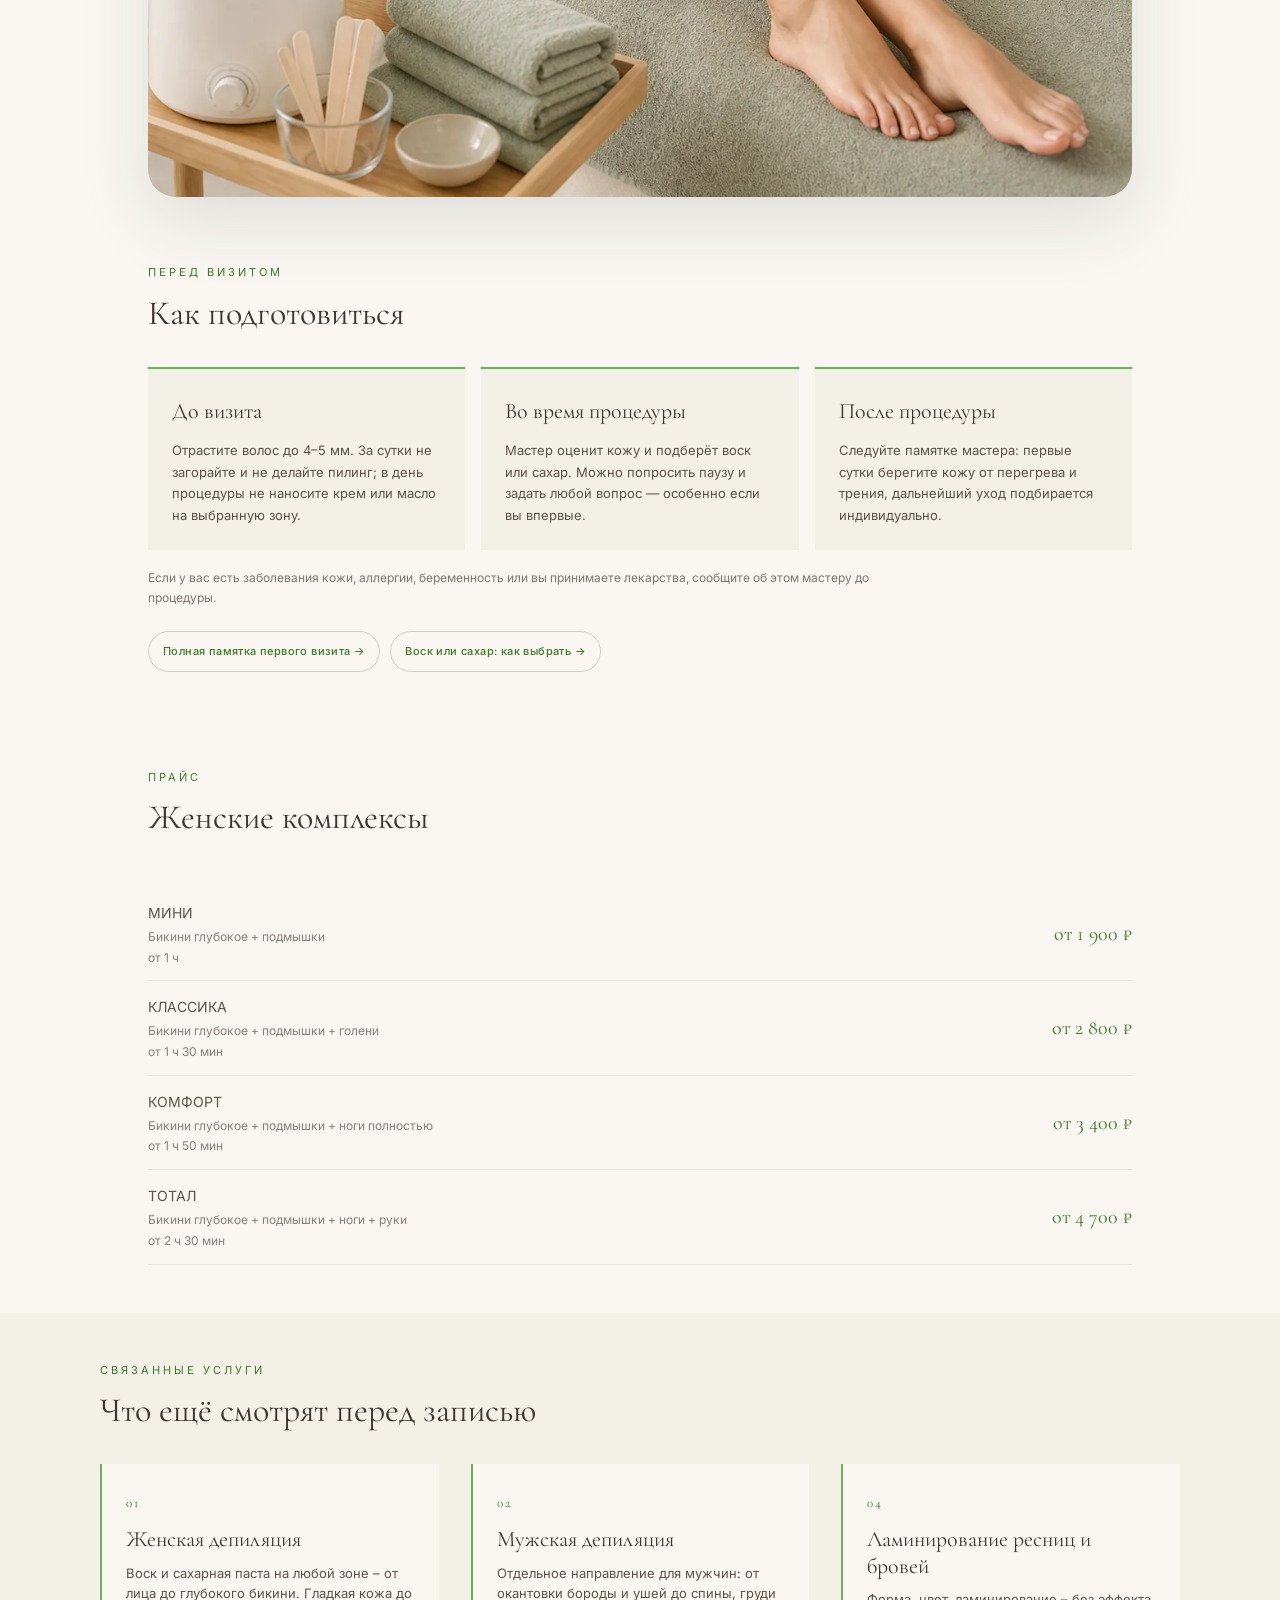
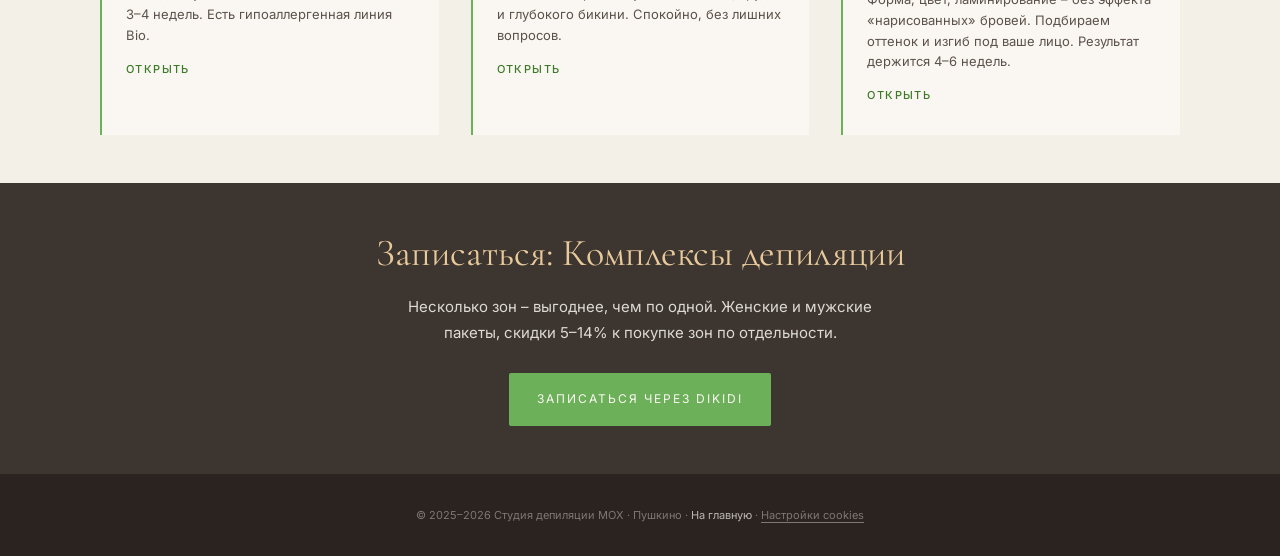
<file: services/complexes.html>
<!DOCTYPE html>
<html lang="ru">
<head>
  <meta charset="UTF-8">
  <meta name="viewport" content="width=device-width, initial-scale=1.0">
  <title>Комплексы в Пушкино — Студия МОХ</title>
  <meta name="description" content="Несколько зон – выгоднее, чем по одной. Женские и мужские пакеты, скидки 5–14% к покупке зон по отдельности.">
  <meta property="og:type" content="website">
  <meta property="og:locale" content="ru_RU">
  <meta property="og:site_name" content="Студия депиляции МОХ">
  <meta property="og:title" content="Комплексы — Студия МОХ в Пушкино">
  <meta property="og:description" content="Несколько зон – выгоднее, чем по одной. Женские и мужские пакеты, скидки 5–14% к покупке зон по отдельности.">
  <meta property="og:image" content="https://studiomox.ru/og-image-v2.jpg">
  <meta property="og:image:width" content="1200">
  <meta property="og:image:height" content="630">
  <meta name="twitter:card" content="summary_large_image">
  <meta name="twitter:image" content="https://studiomox.ru/og-image-v2.jpg">
  <link rel="canonical" href="https://studiomox.ru/services/complexes.html">
  <link rel="icon" type="image/png" href="../favicon.png">
  <link rel="preconnect" href="https://fonts.googleapis.com">
  <link rel="preconnect" href="https://fonts.gstatic.com" crossorigin>
  <link href="https://fonts.googleapis.com/css2?family=Cormorant+Garamond:ital,wght@0,400;0,500;1,400&family=Inter:wght@400;500&display=swap" rel="stylesheet">
  <link rel="stylesheet" href="service.css">
  <script type="text/javascript" src="https://dikidi.ru/assets/js/widget_record/widget2.min.js?v=1773811740"></script>
<script>window.MOX_ANALYTICS = { counterId: 108746024 };</script>
  <script src="../site-consent.js" defer></script>
  <script type="application/ld+json">
{
  "@context": "https://schema.org",
  "@type": "Service",
  "name": "Комплексы",
  "description": "Несколько зон – выгоднее, чем по одной. Женские и мужские пакеты, скидки 5–14% к покупке зон по отдельности.",
  "serviceType": "Комплексы",
  "areaServed": {
    "@type": "City",
    "name": "Пушкино"
  },
  "provider": {
    "@type": "BeautySalon",
    "name": "Студия депиляции МОХ",
    "url": "https://studiomox.ru",
    "telephone": "+79262458999",
    "address": {
      "@type": "PostalAddress",
      "streetAddress": "Московская область, г. Пушкино, Московский проспект, 57, корп. 3",
      "addressCountry": "RU"
    }
  },
  "offers": {
    "@type": "AggregateOffer",
    "priceCurrency": "RUB",
    "lowPrice": "1900",
    "highPrice": "4700",
    "availability": "https://schema.org/InStock",
    "url": "https://dikidi.ru/#widget=213063"
  }
}
  </script>
  <script type="application/ld+json">
{
  "@context": "https://schema.org",
  "@type": "BreadcrumbList",
  "itemListElement": [
    {
      "@type": "ListItem",
      "position": 1,
      "name": "Главная",
      "item": "https://studiomox.ru/"
    },
    {
      "@type": "ListItem",
      "position": 2,
      "name": "Услуги",
      "item": "https://studiomox.ru/#services"
    },
    {
      "@type": "ListItem",
      "position": 3,
      "name": "Комплексы",
      "item": "https://studiomox.ru/services/complexes.html"
    }
  ]
}
  </script>
  <script src="../dikidi-goals.js"></script>
</head>
<body>
<!-- Generated from data/services.json by tools/generate_service_pages.py. Do not edit generated content by hand. -->

<div class="srv-nav">
  <a class="srv-nav-logo" href="../index.html"><img src="../logo-192.webp" alt="Студия МОХ" width="192" height="192"></a>
  <a class="back" href="../index.html#services">← Все услуги</a>
</div>

<section class="srv-hero">
  <div class="srv-breadcrumbs"><a href="../index.html">Главная</a> · <a href="../index.html#services">Услуги</a> · Комплексы</div>
  <div class="srv-label">Комплексы</div>
  <h1>Комплексы депиляции</h1>
  <p class="srv-intro">Готовые наборы зон для одного визита, когда хочется быстро и выгодно.</p>
  <div class="srv-hero-meta">
    <div><strong>от 1 900 ₽</strong> цена</div>
    <div><strong>от 1 ч</strong> длительность</div>
    <div><strong>5–14%</strong> выгода</div>
  </div>
  <div class="srv-cta-row">
    <a class="btn btn-primary" href="https://dikidi.ru/#widget=213063">Записаться через DIKIDI</a>
    <a class="btn btn-ghost" href="https://vk.ru/mox_pushkino" target="_blank" rel="noopener">Задать вопрос</a>
  </div>
</section>

<section class="srv-section srv-section--light">
  <div class="srv-section-inner">
    <div class="srv-section-label">Главное</div>
    <h2>Что важно знать перед записью</h2>
    <div class="srv-features">
      <div class="srv-feature">
      <div class="srv-feature-n">01</div>
      <div class="srv-feature-title">МИНИ – глубокое бикини + подмышки · от 1 900 ₽</div>
    </div><div class="srv-feature">
      <div class="srv-feature-n">02</div>
      <div class="srv-feature-title">КЛАССИКА – Мини + голени · от 2 800 ₽</div>
    </div><div class="srv-feature">
      <div class="srv-feature-n">03</div>
      <div class="srv-feature-title">КОМФОРТ – КЛАССИКА + ноги · от 3 400 ₽</div>
    </div><div class="srv-feature">
      <div class="srv-feature-n">04</div>
      <div class="srv-feature-title">ТОТАЛ – КОМФОРТ + руки · от 4 300 ₽</div>
    </div>
    </div>
  </div>
</section>

<section class="srv-section srv-illustration-section" aria-label="Иллюстрация направления">
  <figure class="srv-illustration">
    <img src="../images/illustrations/complexes-multi-zone.webp" alt="Иллюстрация комплекса депиляции нескольких зон" loading="lazy" decoding="async">
  </figure>
</section>

<section class="srv-section srv-visit-guide">
  <div class="srv-section-label">Перед визитом</div>
  <h2>Как подготовиться</h2>
  <div class="srv-guide-grid"><div class="srv-guide-card"><h3>До визита</h3><p>Отрастите волос до 4–5 мм. За сутки не загорайте и не делайте пилинг; в день процедуры не наносите крем или масло на выбранную зону.</p></div><div class="srv-guide-card"><h3>Во время процедуры</h3><p>Мастер оценит кожу и подберёт воск или сахар. Можно попросить паузу и задать любой вопрос — особенно если вы впервые.</p></div><div class="srv-guide-card"><h3>После процедуры</h3><p>Следуйте памятке мастера: первые сутки берегите кожу от перегрева и трения, дальнейший уход подбирается индивидуально.</p></div></div>
  <p class="srv-guide-note">Если у вас есть заболевания кожи, аллергии, беременность или вы принимаете лекарства, сообщите об этом мастеру до процедуры.</p>
<div class="srv-guide-links">
    <a href="../first-visit.html">Полная памятка первого визита →</a>
    <a href="../wax-or-sugar.html">Воск или сахар: как выбрать →</a>
  </div>
</section>

<section class="srv-section">
  <div class="srv-section-label">Прайс</div>
  <h2>Женские комплексы</h2>
  <div class="srv-price-scroll">
    <table class="srv-price-table">
      <caption class="sr-only">Женские комплексы: услуги, продолжительность и стоимость</caption>
      <thead class="sr-only"><tr><th scope="col">Услуга</th><th scope="col">Стоимость</th></tr></thead>
      <tbody>
        <tr><td>МИНИ<span class="srv-price-detail">Бикини глубокое + подмышки</span><span class="srv-price-detail">от 1 ч</span></td><td>от 1 900 ₽</td></tr>
    <tr><td>КЛАССИКА<span class="srv-price-detail">Бикини глубокое + подмышки + голени</span><span class="srv-price-detail">от 1 ч 30 мин</span></td><td>от 2 800 ₽</td></tr>
    <tr><td>КОМФОРТ<span class="srv-price-detail">Бикини глубокое + подмышки + ноги полностью</span><span class="srv-price-detail">от 1 ч 50 мин</span></td><td>от 3 400 ₽</td></tr>
    <tr><td>ТОТАЛ<span class="srv-price-detail">Бикини глубокое + подмышки + ноги + руки</span><span class="srv-price-detail">от 2 ч 30 мин</span></td><td>от 4 700 ₽</td></tr>
      </tbody>
    </table>
  </div>
</section>



<section class="srv-section srv-section--light">
  <div class="srv-section-inner">
    <div class="srv-section-label">Связанные услуги</div>
    <h2>Что ещё смотрят перед записью</h2>
    <div class="srv-features">
      <div class="srv-feature">
      <div class="srv-feature-n">01</div>
      <div class="srv-feature-title">Женская депиляция</div>
      <div class="srv-feature-text">Воск и сахарная паста на любой зоне – от лица до глубокого бикини. Гладкая кожа до 3–4 недель. Есть гипоаллергенная линия Bio.</div>
      <a class="srv-related-link" href="women.html">Открыть</a>
    </div>
    <div class="srv-feature">
      <div class="srv-feature-n">02</div>
      <div class="srv-feature-title">Мужская депиляция</div>
      <div class="srv-feature-text">Отдельное направление для мужчин: от окантовки бороды и ушей до спины, груди и глубокого бикини. Спокойно, без лишних вопросов.</div>
      <a class="srv-related-link" href="men.html">Открыть</a>
    </div>
    <div class="srv-feature">
      <div class="srv-feature-n">04</div>
      <div class="srv-feature-title">Ламинирование ресниц и бровей</div>
      <div class="srv-feature-text">Форма, цвет, ламинирование – без эффекта «нарисованных» бровей. Подбираем оттенок и изгиб под ваше лицо. Результат держится 4–6 недель.</div>
      <a class="srv-related-link" href="brows.html">Открыть</a>
    </div>
    </div>
  </div>
</section>

<section class="srv-cta">
  <h2>Записаться: Комплексы депиляции</h2>
  <p>Несколько зон – выгоднее, чем по одной. Женские и мужские пакеты, скидки 5–14% к покупке зон по отдельности.</p>
  <a class="btn btn-primary" href="https://dikidi.ru/#widget=213063">Записаться через DIKIDI</a>
</section>

<div class="srv-mobile-cta" role="region" aria-label="Быстрая запись">
  <span>Запись на услугу</span>
  <a class="btn btn-primary" href="https://dikidi.ru/#widget=213063">Выбрать время</a>
</div>

<footer class="srv-footer">
  © 2025–2026 Студия депиляции МОХ · Пушкино · <a href="../index.html">На главную</a>
</footer>


<script src="gallery.js"></script>
</body>
</html>
</file>
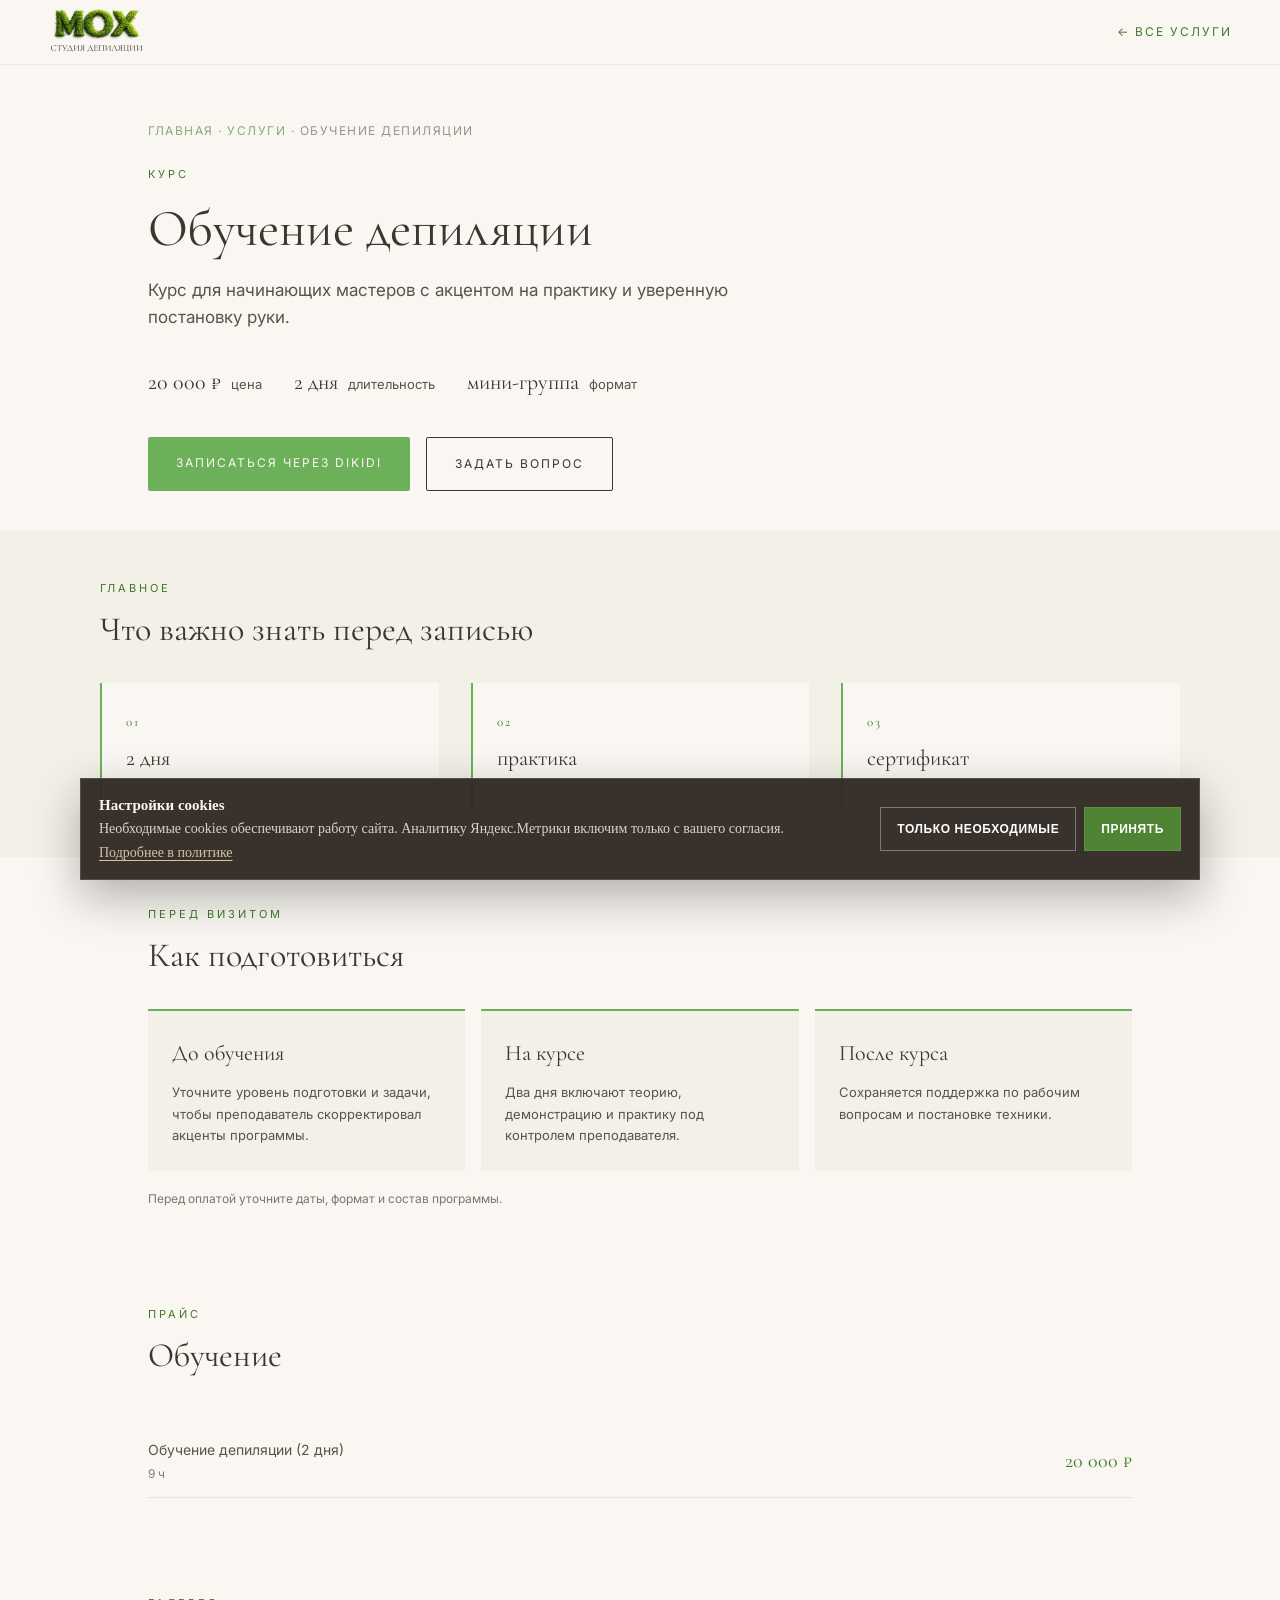
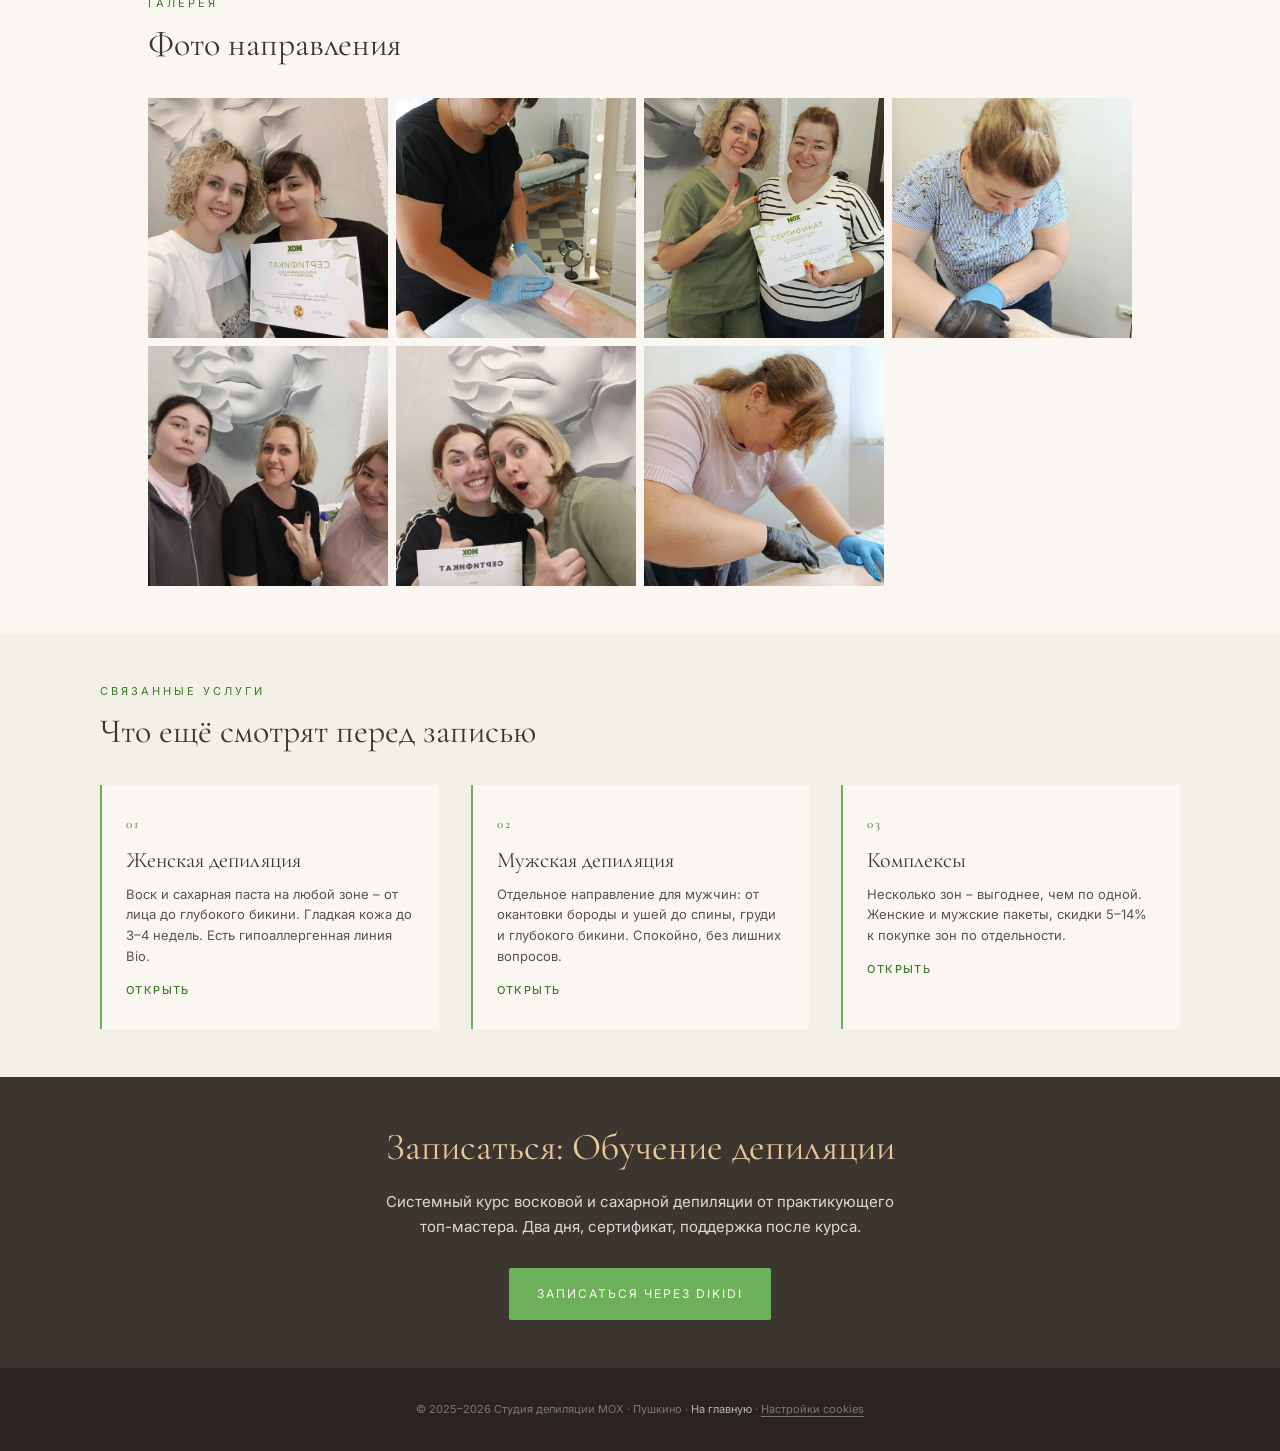
<file: services/course.html>
<!DOCTYPE html>
<html lang="ru">
<head>
  <meta charset="UTF-8">
  <meta name="viewport" content="width=device-width, initial-scale=1.0">
  <title>Обучение депиляции в Пушкино — Студия МОХ</title>
  <meta name="description" content="Системный курс восковой и сахарной депиляции от практикующего топ-мастера. Два дня, сертификат, поддержка после курса.">
  <meta property="og:type" content="website">
  <meta property="og:locale" content="ru_RU">
  <meta property="og:site_name" content="Студия депиляции МОХ">
  <meta property="og:title" content="Обучение депиляции — Студия МОХ в Пушкино">
  <meta property="og:description" content="Системный курс восковой и сахарной депиляции от практикующего топ-мастера. Два дня, сертификат, поддержка после курса.">
  <meta property="og:image" content="https://studiomox.ru/og-image-v2.jpg">
  <meta property="og:image:width" content="1200">
  <meta property="og:image:height" content="630">
  <meta name="twitter:card" content="summary_large_image">
  <meta name="twitter:image" content="https://studiomox.ru/og-image-v2.jpg">
  <link rel="canonical" href="https://studiomox.ru/services/course.html">
  <link rel="icon" type="image/png" href="../favicon.png">
  <link rel="preconnect" href="https://fonts.googleapis.com">
  <link rel="preconnect" href="https://fonts.gstatic.com" crossorigin>
  <link href="https://fonts.googleapis.com/css2?family=Cormorant+Garamond:ital,wght@0,400;0,500;1,400&family=Inter:wght@400;500&display=swap" rel="stylesheet">
  <link rel="stylesheet" href="service.css">
  <script type="text/javascript" src="https://dikidi.ru/assets/js/widget_record/widget2.min.js?v=1773811740"></script>
<script>window.MOX_ANALYTICS = { counterId: 108746024 };</script>
  <script src="../site-consent.js" defer></script>
  <script type="application/ld+json">
{
  "@context": "https://schema.org",
  "@type": "Service",
  "name": "Обучение депиляции",
  "description": "Системный курс восковой и сахарной депиляции от практикующего топ-мастера. Два дня, сертификат, поддержка после курса.",
  "serviceType": "Обучение депиляции",
  "areaServed": {
    "@type": "City",
    "name": "Пушкино"
  },
  "provider": {
    "@type": "BeautySalon",
    "name": "Студия депиляции МОХ",
    "url": "https://studiomox.ru",
    "telephone": "+79262458999",
    "address": {
      "@type": "PostalAddress",
      "streetAddress": "Московская область, г. Пушкино, Московский проспект, 57, корп. 3",
      "addressCountry": "RU"
    }
  },
  "offers": {
    "@type": "AggregateOffer",
    "priceCurrency": "RUB",
    "lowPrice": "20000",
    "highPrice": "20000",
    "availability": "https://schema.org/InStock",
    "url": "https://dikidi.ru/#widget=213055"
  }
}
  </script>
  <script type="application/ld+json">
{
  "@context": "https://schema.org",
  "@type": "BreadcrumbList",
  "itemListElement": [
    {
      "@type": "ListItem",
      "position": 1,
      "name": "Главная",
      "item": "https://studiomox.ru/"
    },
    {
      "@type": "ListItem",
      "position": 2,
      "name": "Услуги",
      "item": "https://studiomox.ru/#services"
    },
    {
      "@type": "ListItem",
      "position": 3,
      "name": "Обучение депиляции",
      "item": "https://studiomox.ru/services/course.html"
    }
  ]
}
  </script>
  <script src="../dikidi-goals.js"></script>
</head>
<body>
<!-- Generated from data/services.json by tools/generate_service_pages.py. Do not edit generated content by hand. -->

<div class="srv-nav">
  <a class="srv-nav-logo" href="../index.html"><img src="../logo-192.webp" alt="Студия МОХ" width="192" height="192"></a>
  <a class="back" href="../index.html#services">← Все услуги</a>
</div>

<section class="srv-hero">
  <div class="srv-breadcrumbs"><a href="../index.html">Главная</a> · <a href="../index.html#services">Услуги</a> · Обучение депиляции</div>
  <div class="srv-label">Курс</div>
  <h1>Обучение депиляции</h1>
  <p class="srv-intro">Курс для начинающих мастеров с акцентом на практику и уверенную постановку руки.</p>
  <div class="srv-hero-meta">
    <div><strong>20 000 ₽</strong> цена</div>
    <div><strong>2 дня</strong> длительность</div>
    <div><strong>мини-группа</strong> формат</div>
  </div>
  <div class="srv-cta-row">
    <a class="btn btn-primary" href="https://dikidi.ru/#widget=213055">Записаться через DIKIDI</a>
    <a class="btn btn-ghost" href="https://vk.ru/mox_pushkino" target="_blank" rel="noopener">Задать вопрос</a>
  </div>
</section>

<section class="srv-section srv-section--light">
  <div class="srv-section-inner">
    <div class="srv-section-label">Главное</div>
    <h2>Что важно знать перед записью</h2>
    <div class="srv-features">
      <div class="srv-feature">
      <div class="srv-feature-n">01</div>
      <div class="srv-feature-title">2 дня</div>
    </div><div class="srv-feature">
      <div class="srv-feature-n">02</div>
      <div class="srv-feature-title">практика</div>
    </div><div class="srv-feature">
      <div class="srv-feature-n">03</div>
      <div class="srv-feature-title">сертификат</div>
    </div>
    </div>
  </div>
</section>



<section class="srv-section srv-visit-guide">
  <div class="srv-section-label">Перед визитом</div>
  <h2>Как подготовиться</h2>
  <div class="srv-guide-grid"><div class="srv-guide-card"><h3>До обучения</h3><p>Уточните уровень подготовки и задачи, чтобы преподаватель скорректировал акценты программы.</p></div><div class="srv-guide-card"><h3>На курсе</h3><p>Два дня включают теорию, демонстрацию и практику под контролем преподавателя.</p></div><div class="srv-guide-card"><h3>После курса</h3><p>Сохраняется поддержка по рабочим вопросам и постановке техники.</p></div></div>
  <p class="srv-guide-note">Перед оплатой уточните даты, формат и состав программы.</p>

</section>

<section class="srv-section">
  <div class="srv-section-label">Прайс</div>
  <h2>Обучение</h2>
  <div class="srv-price-scroll">
    <table class="srv-price-table">
      <caption class="sr-only">Обучение: услуги, продолжительность и стоимость</caption>
      <thead class="sr-only"><tr><th scope="col">Услуга</th><th scope="col">Стоимость</th></tr></thead>
      <tbody>
        <tr><td>Обучение депиляции (2 дня)<span class="srv-price-detail">9 ч</span></td><td>20 000 ₽</td></tr>
      </tbody>
    </table>
  </div>
</section>

<section class="srv-section">
  <div class="srv-section-label">Галерея</div>
  <h2>Фото направления</h2>
  <div class="srv-gallery">
    <div class="srv-gallery-item"><img src="../images/works/course/1.jpeg" alt="Обучение депиляции в студии МОХ" loading="lazy" decoding="async"></div>
    <div class="srv-gallery-item"><img src="../images/works/course/2.jpeg" alt="Обучение депиляции в студии МОХ" loading="lazy" decoding="async"></div>
    <div class="srv-gallery-item"><img src="../images/works/course/3.jpeg" alt="Обучение депиляции в студии МОХ" loading="lazy" decoding="async"></div>
    <div class="srv-gallery-item"><img src="../images/works/course/4.jpeg" alt="Обучение депиляции в студии МОХ" loading="lazy" decoding="async"></div>
    <div class="srv-gallery-item"><img src="../images/works/course/5.jpeg" alt="Обучение депиляции в студии МОХ" loading="lazy" decoding="async"></div>
    <div class="srv-gallery-item"><img src="../images/works/course/6.jpeg" alt="Обучение депиляции в студии МОХ" loading="lazy" decoding="async"></div>
    <div class="srv-gallery-item"><img src="../images/works/course/7.jpeg" alt="Обучение депиляции в студии МОХ" loading="lazy" decoding="async"></div>
  </div>
</section>

<section class="srv-section srv-section--light">
  <div class="srv-section-inner">
    <div class="srv-section-label">Связанные услуги</div>
    <h2>Что ещё смотрят перед записью</h2>
    <div class="srv-features">
      <div class="srv-feature">
      <div class="srv-feature-n">01</div>
      <div class="srv-feature-title">Женская депиляция</div>
      <div class="srv-feature-text">Воск и сахарная паста на любой зоне – от лица до глубокого бикини. Гладкая кожа до 3–4 недель. Есть гипоаллергенная линия Bio.</div>
      <a class="srv-related-link" href="women.html">Открыть</a>
    </div>
    <div class="srv-feature">
      <div class="srv-feature-n">02</div>
      <div class="srv-feature-title">Мужская депиляция</div>
      <div class="srv-feature-text">Отдельное направление для мужчин: от окантовки бороды и ушей до спины, груди и глубокого бикини. Спокойно, без лишних вопросов.</div>
      <a class="srv-related-link" href="men.html">Открыть</a>
    </div>
    <div class="srv-feature">
      <div class="srv-feature-n">03</div>
      <div class="srv-feature-title">Комплексы</div>
      <div class="srv-feature-text">Несколько зон – выгоднее, чем по одной. Женские и мужские пакеты, скидки 5–14% к покупке зон по отдельности.</div>
      <a class="srv-related-link" href="complexes.html">Открыть</a>
    </div>
    </div>
  </div>
</section>

<section class="srv-cta">
  <h2>Записаться: Обучение депиляции</h2>
  <p>Системный курс восковой и сахарной депиляции от практикующего топ-мастера. Два дня, сертификат, поддержка после курса.</p>
  <a class="btn btn-primary" href="https://dikidi.ru/#widget=213055">Записаться через DIKIDI</a>
</section>

<div class="srv-mobile-cta" role="region" aria-label="Быстрая запись">
  <span>Запись на услугу</span>
  <a class="btn btn-primary" href="https://dikidi.ru/#widget=213055">Выбрать время</a>
</div>

<footer class="srv-footer">
  © 2025–2026 Студия депиляции МОХ · Пушкино · <a href="../index.html">На главную</a>
</footer>


<script src="gallery.js"></script>
</body>
</html>
</file>
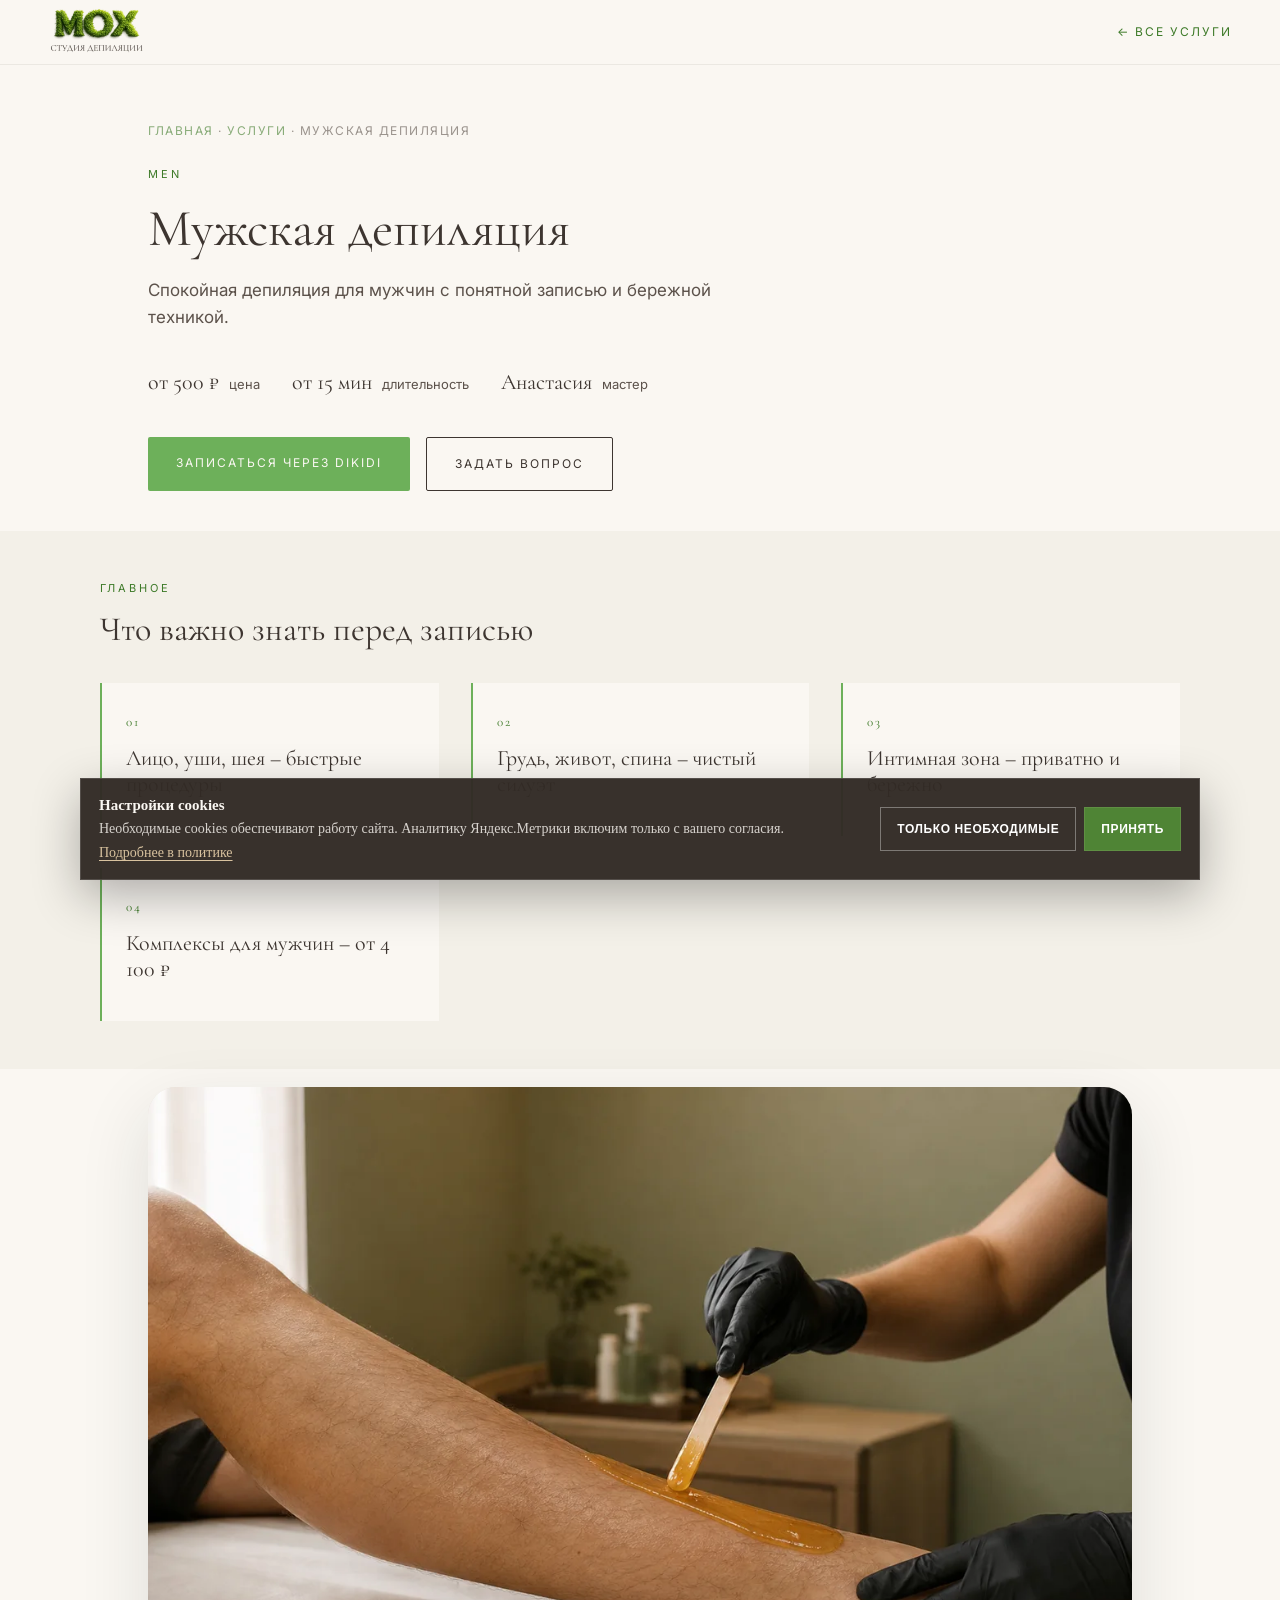
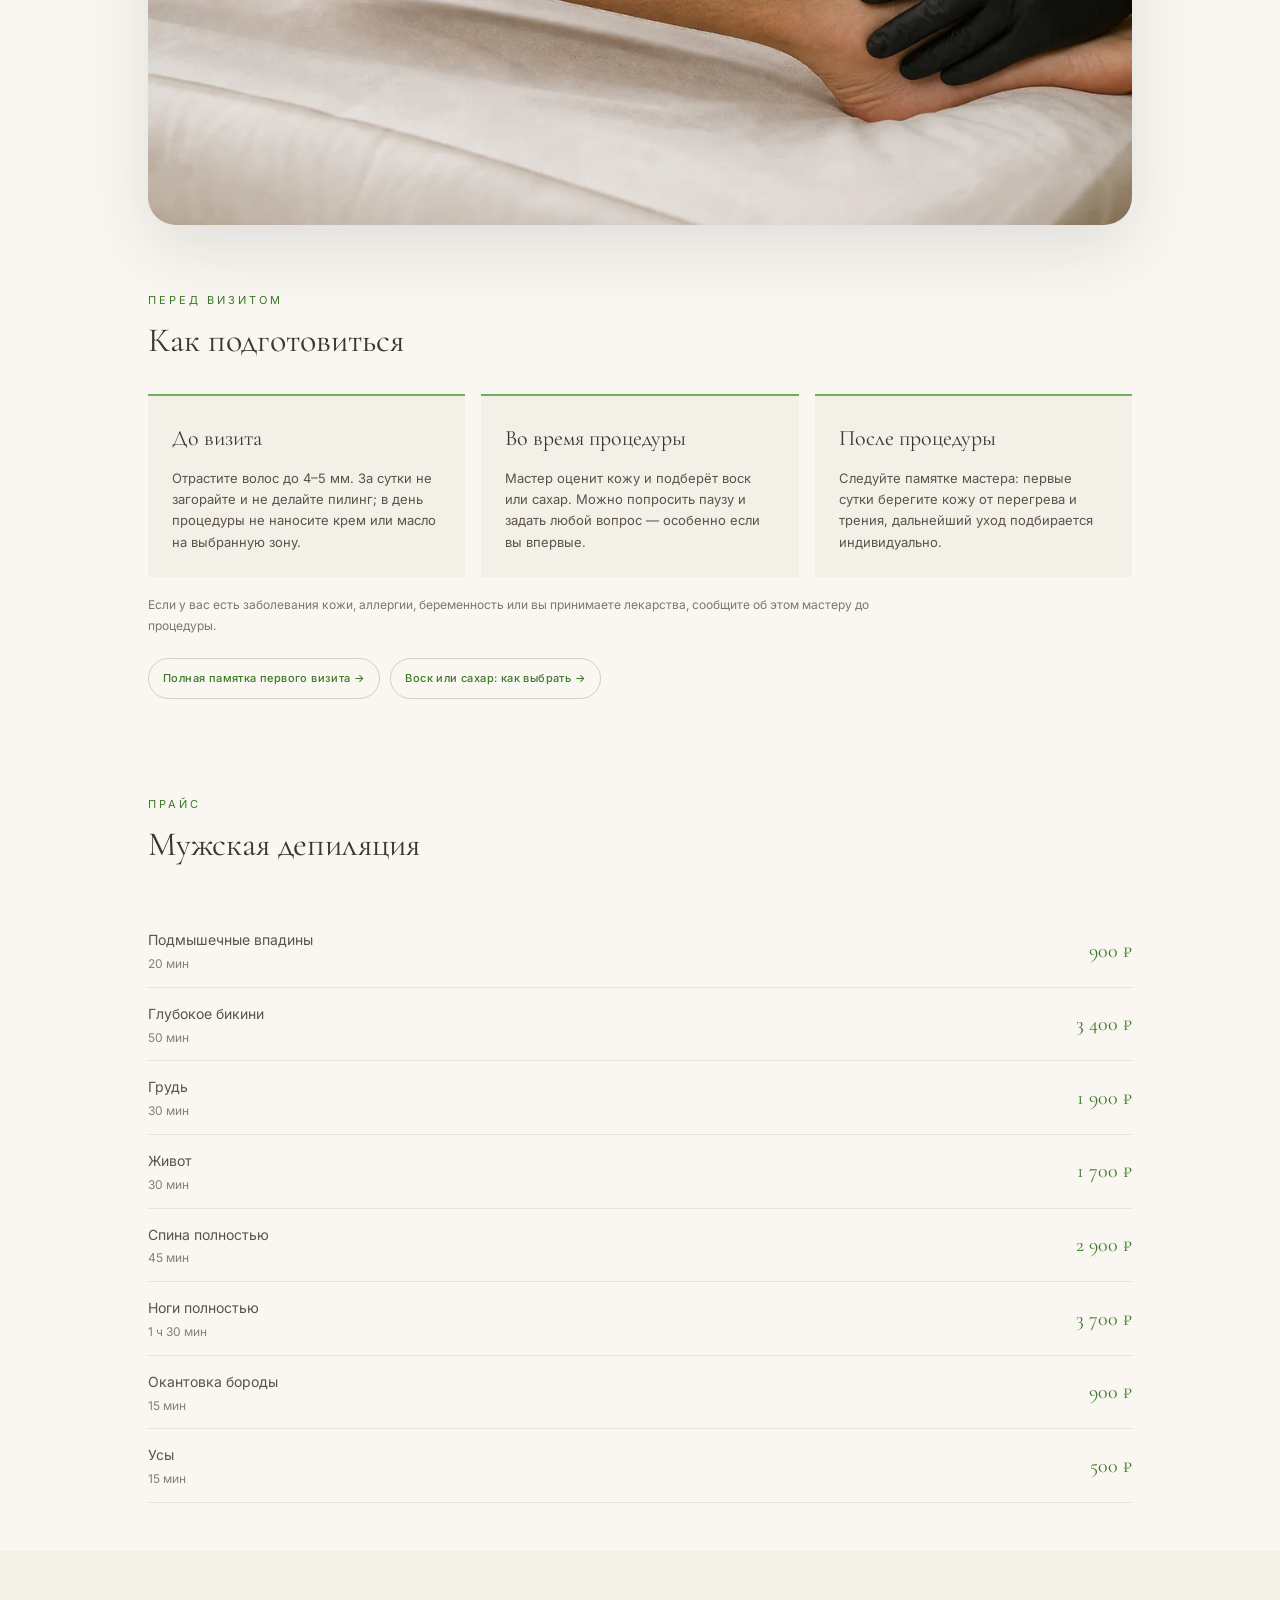
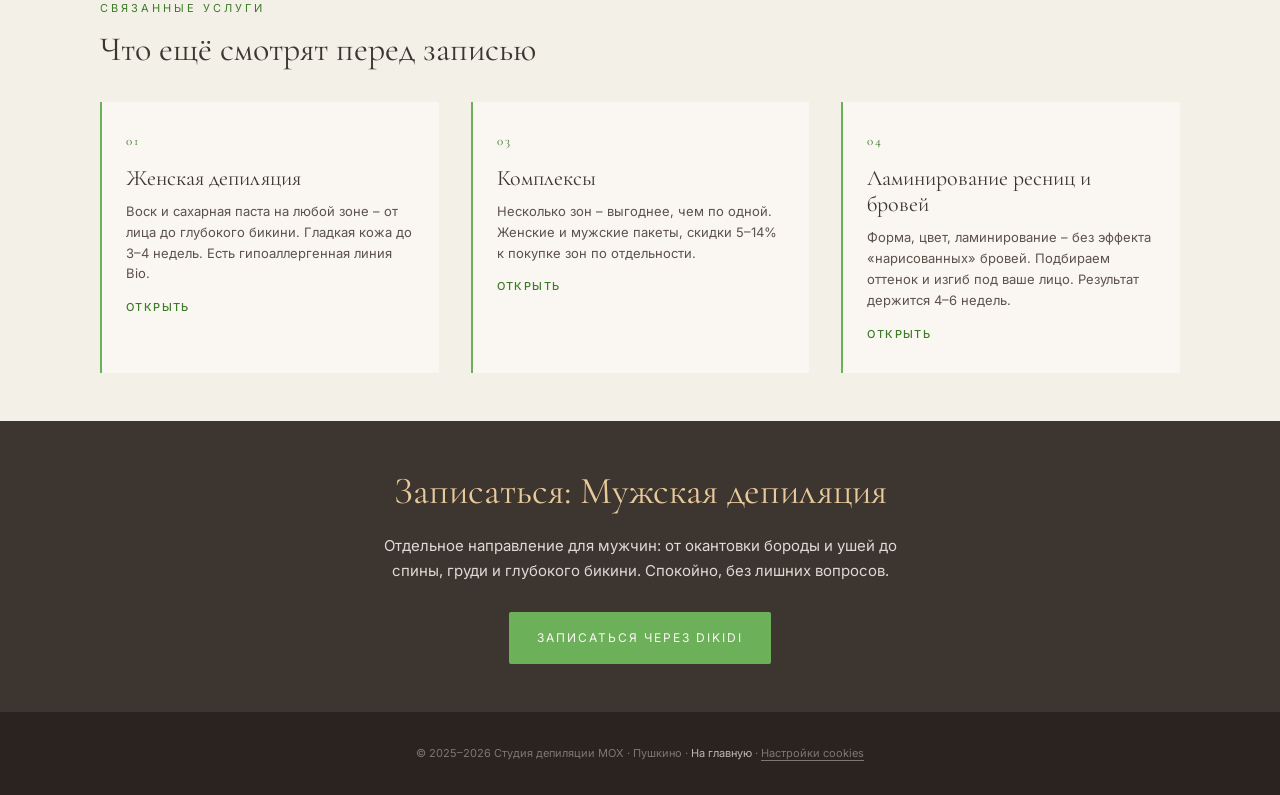
<file: services/men.html>
<!DOCTYPE html>
<html lang="ru">
<head>
  <meta charset="UTF-8">
  <meta name="viewport" content="width=device-width, initial-scale=1.0">
  <title>Мужская депиляция в Пушкино — Студия МОХ</title>
  <meta name="description" content="Отдельное направление для мужчин: от окантовки бороды и ушей до спины, груди и глубокого бикини. Спокойно, без лишних вопросов.">
  <meta property="og:type" content="website">
  <meta property="og:locale" content="ru_RU">
  <meta property="og:site_name" content="Студия депиляции МОХ">
  <meta property="og:title" content="Мужская депиляция — Студия МОХ в Пушкино">
  <meta property="og:description" content="Отдельное направление для мужчин: от окантовки бороды и ушей до спины, груди и глубокого бикини. Спокойно, без лишних вопросов.">
  <meta property="og:image" content="https://studiomox.ru/og-image-v2.jpg">
  <meta property="og:image:width" content="1200">
  <meta property="og:image:height" content="630">
  <meta name="twitter:card" content="summary_large_image">
  <meta name="twitter:image" content="https://studiomox.ru/og-image-v2.jpg">
  <link rel="canonical" href="https://studiomox.ru/services/men.html">
  <link rel="icon" type="image/png" href="../favicon.png">
  <link rel="preconnect" href="https://fonts.googleapis.com">
  <link rel="preconnect" href="https://fonts.gstatic.com" crossorigin>
  <link href="https://fonts.googleapis.com/css2?family=Cormorant+Garamond:ital,wght@0,400;0,500;1,400&family=Inter:wght@400;500&display=swap" rel="stylesheet">
  <link rel="stylesheet" href="service.css">
  <script type="text/javascript" src="https://dikidi.ru/assets/js/widget_record/widget2.min.js?v=1773811740"></script>
<script>window.MOX_ANALYTICS = { counterId: 108746024 };</script>
  <script src="../site-consent.js" defer></script>
  <script type="application/ld+json">
{
  "@context": "https://schema.org",
  "@type": "Service",
  "name": "Мужская депиляция",
  "description": "Отдельное направление для мужчин: от окантовки бороды и ушей до спины, груди и глубокого бикини. Спокойно, без лишних вопросов.",
  "serviceType": "Мужская депиляция",
  "areaServed": {
    "@type": "City",
    "name": "Пушкино"
  },
  "provider": {
    "@type": "BeautySalon",
    "name": "Студия депиляции МОХ",
    "url": "https://studiomox.ru",
    "telephone": "+79262458999",
    "address": {
      "@type": "PostalAddress",
      "streetAddress": "Московская область, г. Пушкино, Московский проспект, 57, корп. 3",
      "addressCountry": "RU"
    }
  },
  "offers": {
    "@type": "AggregateOffer",
    "priceCurrency": "RUB",
    "lowPrice": "500",
    "highPrice": "3700",
    "availability": "https://schema.org/InStock",
    "url": "https://dikidi.ru/#widget=213049"
  }
}
  </script>
  <script type="application/ld+json">
{
  "@context": "https://schema.org",
  "@type": "BreadcrumbList",
  "itemListElement": [
    {
      "@type": "ListItem",
      "position": 1,
      "name": "Главная",
      "item": "https://studiomox.ru/"
    },
    {
      "@type": "ListItem",
      "position": 2,
      "name": "Услуги",
      "item": "https://studiomox.ru/#services"
    },
    {
      "@type": "ListItem",
      "position": 3,
      "name": "Мужская депиляция",
      "item": "https://studiomox.ru/services/men.html"
    }
  ]
}
  </script>
  <script src="../dikidi-goals.js"></script>
</head>
<body>
<!-- Generated from data/services.json by tools/generate_service_pages.py. Do not edit generated content by hand. -->

<div class="srv-nav">
  <a class="srv-nav-logo" href="../index.html"><img src="../logo-192.webp" alt="Студия МОХ" width="192" height="192"></a>
  <a class="back" href="../index.html#services">← Все услуги</a>
</div>

<section class="srv-hero">
  <div class="srv-breadcrumbs"><a href="../index.html">Главная</a> · <a href="../index.html#services">Услуги</a> · Мужская депиляция</div>
  <div class="srv-label">Men</div>
  <h1>Мужская депиляция</h1>
  <p class="srv-intro">Спокойная депиляция для мужчин с понятной записью и бережной техникой.</p>
  <div class="srv-hero-meta">
    <div><strong>от 500 ₽</strong> цена</div>
    <div><strong>от 15 мин</strong> длительность</div>
    <div><strong>Анастасия</strong> мастер</div>
  </div>
  <div class="srv-cta-row">
    <a class="btn btn-primary" href="https://dikidi.ru/#widget=213049">Записаться через DIKIDI</a>
    <a class="btn btn-ghost" href="https://vk.ru/mox_pushkino" target="_blank" rel="noopener">Задать вопрос</a>
  </div>
</section>

<section class="srv-section srv-section--light">
  <div class="srv-section-inner">
    <div class="srv-section-label">Главное</div>
    <h2>Что важно знать перед записью</h2>
    <div class="srv-features">
      <div class="srv-feature">
      <div class="srv-feature-n">01</div>
      <div class="srv-feature-title">Лицо, уши, шея – быстрые процедуры</div>
    </div><div class="srv-feature">
      <div class="srv-feature-n">02</div>
      <div class="srv-feature-title">Грудь, живот, спина – чистый силуэт</div>
    </div><div class="srv-feature">
      <div class="srv-feature-n">03</div>
      <div class="srv-feature-title">Интимная зона – приватно и бережно</div>
    </div><div class="srv-feature">
      <div class="srv-feature-n">04</div>
      <div class="srv-feature-title">Комплексы для мужчин – от 4 100 ₽</div>
    </div>
    </div>
  </div>
</section>

<section class="srv-section srv-illustration-section" aria-label="Иллюстрация направления">
  <figure class="srv-illustration">
    <img src="../images/illustrations/men-waxing.webp" alt="Иллюстрация мужской депиляции голени воском" loading="lazy" decoding="async">
  </figure>
</section>

<section class="srv-section srv-visit-guide">
  <div class="srv-section-label">Перед визитом</div>
  <h2>Как подготовиться</h2>
  <div class="srv-guide-grid"><div class="srv-guide-card"><h3>До визита</h3><p>Отрастите волос до 4–5 мм. За сутки не загорайте и не делайте пилинг; в день процедуры не наносите крем или масло на выбранную зону.</p></div><div class="srv-guide-card"><h3>Во время процедуры</h3><p>Мастер оценит кожу и подберёт воск или сахар. Можно попросить паузу и задать любой вопрос — особенно если вы впервые.</p></div><div class="srv-guide-card"><h3>После процедуры</h3><p>Следуйте памятке мастера: первые сутки берегите кожу от перегрева и трения, дальнейший уход подбирается индивидуально.</p></div></div>
  <p class="srv-guide-note">Если у вас есть заболевания кожи, аллергии, беременность или вы принимаете лекарства, сообщите об этом мастеру до процедуры.</p>
<div class="srv-guide-links">
    <a href="../first-visit.html">Полная памятка первого визита →</a>
    <a href="../wax-or-sugar.html">Воск или сахар: как выбрать →</a>
  </div>
</section>

<section class="srv-section">
  <div class="srv-section-label">Прайс</div>
  <h2>Мужская депиляция</h2>
  <div class="srv-price-scroll">
    <table class="srv-price-table">
      <caption class="sr-only">Мужская депиляция: услуги, продолжительность и стоимость</caption>
      <thead class="sr-only"><tr><th scope="col">Услуга</th><th scope="col">Стоимость</th></tr></thead>
      <tbody>
        <tr><td>Подмышечные впадины<span class="srv-price-detail">20 мин</span></td><td>900 ₽</td></tr>
    <tr><td>Глубокое бикини<span class="srv-price-detail">50 мин</span></td><td>3 400 ₽</td></tr>
    <tr><td>Грудь<span class="srv-price-detail">30 мин</span></td><td>1 900 ₽</td></tr>
    <tr><td>Живот<span class="srv-price-detail">30 мин</span></td><td>1 700 ₽</td></tr>
    <tr><td>Спина полностью<span class="srv-price-detail">45 мин</span></td><td>2 900 ₽</td></tr>
    <tr><td>Ноги полностью<span class="srv-price-detail">1 ч 30 мин</span></td><td>3 700 ₽</td></tr>
    <tr><td>Окантовка бороды<span class="srv-price-detail">15 мин</span></td><td>900 ₽</td></tr>
    <tr><td>Усы<span class="srv-price-detail">15 мин</span></td><td>500 ₽</td></tr>
      </tbody>
    </table>
  </div>
</section>



<section class="srv-section srv-section--light">
  <div class="srv-section-inner">
    <div class="srv-section-label">Связанные услуги</div>
    <h2>Что ещё смотрят перед записью</h2>
    <div class="srv-features">
      <div class="srv-feature">
      <div class="srv-feature-n">01</div>
      <div class="srv-feature-title">Женская депиляция</div>
      <div class="srv-feature-text">Воск и сахарная паста на любой зоне – от лица до глубокого бикини. Гладкая кожа до 3–4 недель. Есть гипоаллергенная линия Bio.</div>
      <a class="srv-related-link" href="women.html">Открыть</a>
    </div>
    <div class="srv-feature">
      <div class="srv-feature-n">03</div>
      <div class="srv-feature-title">Комплексы</div>
      <div class="srv-feature-text">Несколько зон – выгоднее, чем по одной. Женские и мужские пакеты, скидки 5–14% к покупке зон по отдельности.</div>
      <a class="srv-related-link" href="complexes.html">Открыть</a>
    </div>
    <div class="srv-feature">
      <div class="srv-feature-n">04</div>
      <div class="srv-feature-title">Ламинирование ресниц и бровей</div>
      <div class="srv-feature-text">Форма, цвет, ламинирование – без эффекта «нарисованных» бровей. Подбираем оттенок и изгиб под ваше лицо. Результат держится 4–6 недель.</div>
      <a class="srv-related-link" href="brows.html">Открыть</a>
    </div>
    </div>
  </div>
</section>

<section class="srv-cta">
  <h2>Записаться: Мужская депиляция</h2>
  <p>Отдельное направление для мужчин: от окантовки бороды и ушей до спины, груди и глубокого бикини. Спокойно, без лишних вопросов.</p>
  <a class="btn btn-primary" href="https://dikidi.ru/#widget=213049">Записаться через DIKIDI</a>
</section>

<div class="srv-mobile-cta" role="region" aria-label="Быстрая запись">
  <span>Запись на услугу</span>
  <a class="btn btn-primary" href="https://dikidi.ru/#widget=213049">Выбрать время</a>
</div>

<footer class="srv-footer">
  © 2025–2026 Студия депиляции МОХ · Пушкино · <a href="../index.html">На главную</a>
</footer>


<script src="gallery.js"></script>
</body>
</html>
</file>
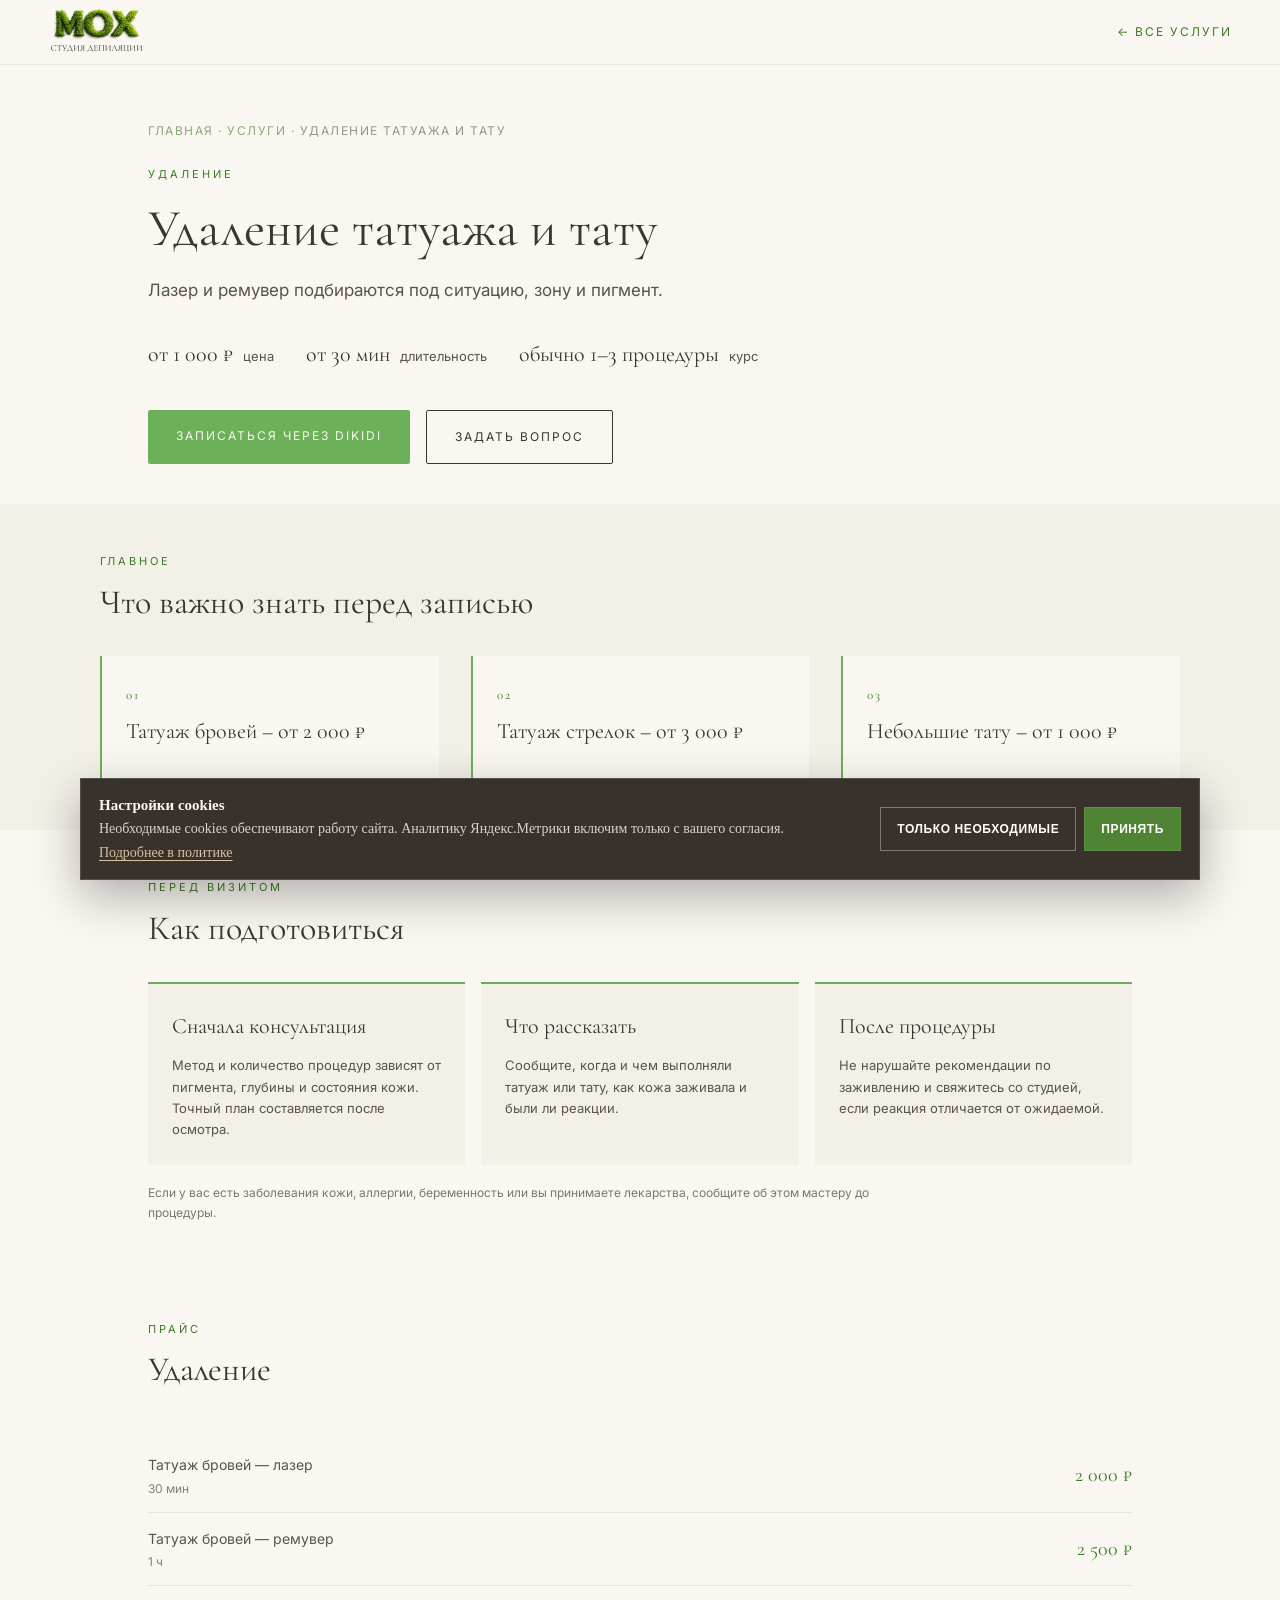
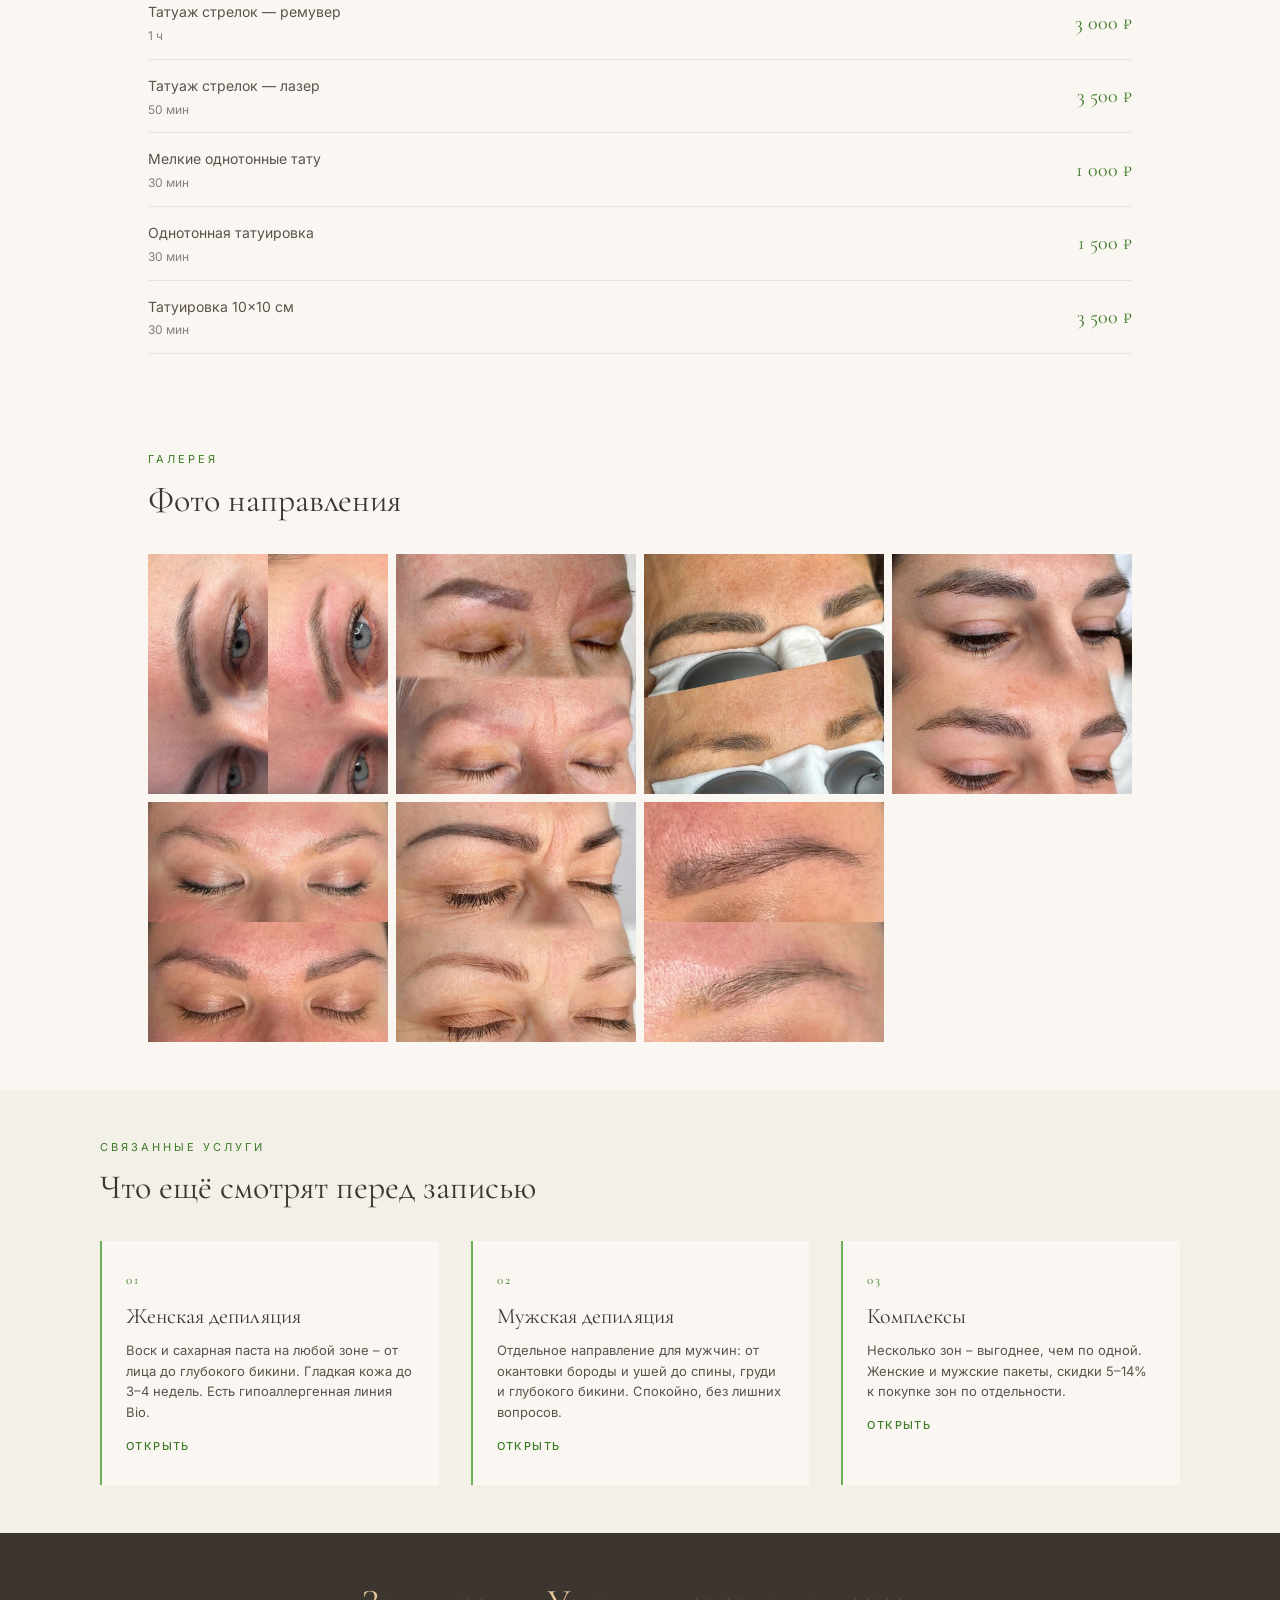
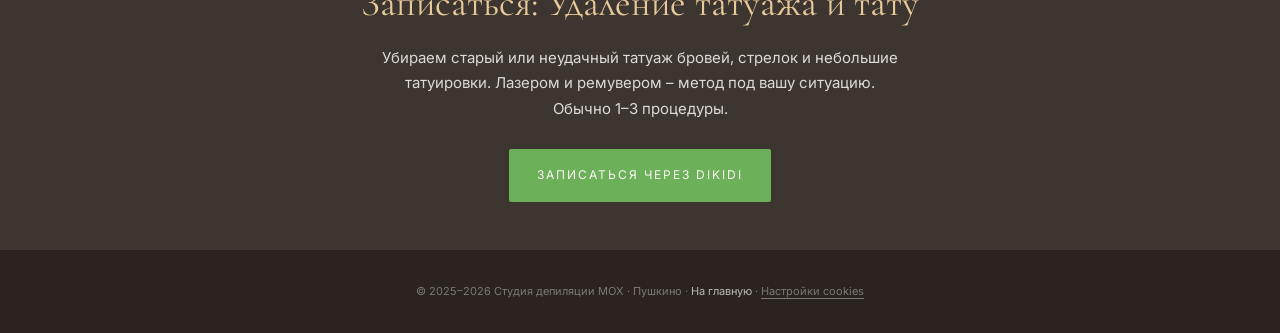
<file: services/tattoo.html>
<!DOCTYPE html>
<html lang="ru">
<head>
  <meta charset="UTF-8">
  <meta name="viewport" content="width=device-width, initial-scale=1.0">
  <title>Удаление татуажа и тату в Пушкино — Студия МОХ</title>
  <meta name="description" content="Убираем старый или неудачный татуаж бровей, стрелок и небольшие татуировки. Лазером и ремувером – метод под вашу ситуацию. Обычно 1–3 процедуры.">
  <meta property="og:type" content="website">
  <meta property="og:locale" content="ru_RU">
  <meta property="og:site_name" content="Студия депиляции МОХ">
  <meta property="og:title" content="Удаление татуажа и тату — Студия МОХ в Пушкино">
  <meta property="og:description" content="Убираем старый или неудачный татуаж бровей, стрелок и небольшие татуировки. Лазером и ремувером – метод под вашу ситуацию. Обычно 1–3 процедуры.">
  <meta property="og:image" content="https://studiomox.ru/og-image-v2.jpg">
  <meta property="og:image:width" content="1200">
  <meta property="og:image:height" content="630">
  <meta name="twitter:card" content="summary_large_image">
  <meta name="twitter:image" content="https://studiomox.ru/og-image-v2.jpg">
  <link rel="canonical" href="https://studiomox.ru/services/tattoo.html">
  <link rel="icon" type="image/png" href="../favicon.png">
  <link rel="preconnect" href="https://fonts.googleapis.com">
  <link rel="preconnect" href="https://fonts.gstatic.com" crossorigin>
  <link href="https://fonts.googleapis.com/css2?family=Cormorant+Garamond:ital,wght@0,400;0,500;1,400&family=Inter:wght@400;500&display=swap" rel="stylesheet">
  <link rel="stylesheet" href="service.css">
  <script type="text/javascript" src="https://dikidi.ru/assets/js/widget_record/widget2.min.js?v=1773811740"></script>
<script>window.MOX_ANALYTICS = { counterId: 108746024 };</script>
  <script src="../site-consent.js" defer></script>
  <script type="application/ld+json">
{
  "@context": "https://schema.org",
  "@type": "Service",
  "name": "Удаление татуажа и тату",
  "description": "Убираем старый или неудачный татуаж бровей, стрелок и небольшие татуировки. Лазером и ремувером – метод под вашу ситуацию. Обычно 1–3 процедуры.",
  "serviceType": "Удаление татуажа и тату",
  "areaServed": {
    "@type": "City",
    "name": "Пушкино"
  },
  "provider": {
    "@type": "BeautySalon",
    "name": "Студия депиляции МОХ",
    "url": "https://studiomox.ru",
    "telephone": "+79262458999",
    "address": {
      "@type": "PostalAddress",
      "streetAddress": "Московская область, г. Пушкино, Московский проспект, 57, корп. 3",
      "addressCountry": "RU"
    }
  },
  "offers": {
    "@type": "AggregateOffer",
    "priceCurrency": "RUB",
    "lowPrice": "1000",
    "highPrice": "3500",
    "availability": "https://schema.org/InStock",
    "url": "https://dikidi.ru/#widget=213049"
  }
}
  </script>
  <script type="application/ld+json">
{
  "@context": "https://schema.org",
  "@type": "BreadcrumbList",
  "itemListElement": [
    {
      "@type": "ListItem",
      "position": 1,
      "name": "Главная",
      "item": "https://studiomox.ru/"
    },
    {
      "@type": "ListItem",
      "position": 2,
      "name": "Услуги",
      "item": "https://studiomox.ru/#services"
    },
    {
      "@type": "ListItem",
      "position": 3,
      "name": "Удаление татуажа и тату",
      "item": "https://studiomox.ru/services/tattoo.html"
    }
  ]
}
  </script>
  <script src="../dikidi-goals.js"></script>
</head>
<body>
<!-- Generated from data/services.json by tools/generate_service_pages.py. Do not edit generated content by hand. -->

<div class="srv-nav">
  <a class="srv-nav-logo" href="../index.html"><img src="../logo-192.webp" alt="Студия МОХ" width="192" height="192"></a>
  <a class="back" href="../index.html#services">← Все услуги</a>
</div>

<section class="srv-hero">
  <div class="srv-breadcrumbs"><a href="../index.html">Главная</a> · <a href="../index.html#services">Услуги</a> · Удаление татуажа и тату</div>
  <div class="srv-label">Удаление</div>
  <h1>Удаление татуажа и тату</h1>
  <p class="srv-intro">Лазер и ремувер подбираются под ситуацию, зону и пигмент.</p>
  <div class="srv-hero-meta">
    <div><strong>от 1 000 ₽</strong> цена</div>
    <div><strong>от 30 мин</strong> длительность</div>
    <div><strong>обычно 1–3 процедуры</strong> курс</div>
  </div>
  <div class="srv-cta-row">
    <a class="btn btn-primary" href="https://dikidi.ru/#widget=213049">Записаться через DIKIDI</a>
    <a class="btn btn-ghost" href="https://vk.ru/mox_pushkino" target="_blank" rel="noopener">Задать вопрос</a>
  </div>
</section>

<section class="srv-section srv-section--light">
  <div class="srv-section-inner">
    <div class="srv-section-label">Главное</div>
    <h2>Что важно знать перед записью</h2>
    <div class="srv-features">
      <div class="srv-feature">
      <div class="srv-feature-n">01</div>
      <div class="srv-feature-title">Татуаж бровей – от 2 000 ₽</div>
    </div><div class="srv-feature">
      <div class="srv-feature-n">02</div>
      <div class="srv-feature-title">Татуаж стрелок – от 3 000 ₽</div>
    </div><div class="srv-feature">
      <div class="srv-feature-n">03</div>
      <div class="srv-feature-title">Небольшие тату – от 1 000 ₽</div>
    </div>
    </div>
  </div>
</section>



<section class="srv-section srv-visit-guide">
  <div class="srv-section-label">Перед визитом</div>
  <h2>Как подготовиться</h2>
  <div class="srv-guide-grid"><div class="srv-guide-card"><h3>Сначала консультация</h3><p>Метод и количество процедур зависят от пигмента, глубины и состояния кожи. Точный план составляется после осмотра.</p></div><div class="srv-guide-card"><h3>Что рассказать</h3><p>Сообщите, когда и чем выполняли татуаж или тату, как кожа заживала и были ли реакции.</p></div><div class="srv-guide-card"><h3>После процедуры</h3><p>Не нарушайте рекомендации по заживлению и свяжитесь со студией, если реакция отличается от ожидаемой.</p></div></div>
  <p class="srv-guide-note">Если у вас есть заболевания кожи, аллергии, беременность или вы принимаете лекарства, сообщите об этом мастеру до процедуры.</p>

</section>

<section class="srv-section">
  <div class="srv-section-label">Прайс</div>
  <h2>Удаление</h2>
  <div class="srv-price-scroll">
    <table class="srv-price-table">
      <caption class="sr-only">Удаление: услуги, продолжительность и стоимость</caption>
      <thead class="sr-only"><tr><th scope="col">Услуга</th><th scope="col">Стоимость</th></tr></thead>
      <tbody>
        <tr><td>Татуаж бровей — лазер<span class="srv-price-detail">30 мин</span></td><td>2 000 ₽</td></tr>
    <tr><td>Татуаж бровей — ремувер<span class="srv-price-detail">1 ч</span></td><td>2 500 ₽</td></tr>
    <tr><td>Татуаж стрелок — ремувер<span class="srv-price-detail">1 ч</span></td><td>3 000 ₽</td></tr>
    <tr><td>Татуаж стрелок — лазер<span class="srv-price-detail">50 мин</span></td><td>3 500 ₽</td></tr>
    <tr><td>Мелкие однотонные тату<span class="srv-price-detail">30 мин</span></td><td>1 000 ₽</td></tr>
    <tr><td>Однотонная татуировка<span class="srv-price-detail">30 мин</span></td><td>1 500 ₽</td></tr>
    <tr><td>Татуировка 10×10 см<span class="srv-price-detail">30 мин</span></td><td>3 500 ₽</td></tr>
      </tbody>
    </table>
  </div>
</section>

<section class="srv-section">
  <div class="srv-section-label">Галерея</div>
  <h2>Фото направления</h2>
  <div class="srv-gallery">
    <div class="srv-gallery-item"><img src="../images/works/tattoo/1.jpeg" alt="Удаление татуажа и тату" loading="lazy" decoding="async"></div>
    <div class="srv-gallery-item"><img src="../images/works/tattoo/2.jpeg" alt="Удаление татуажа и тату" loading="lazy" decoding="async"></div>
    <div class="srv-gallery-item"><img src="../images/works/tattoo/3.jpeg" alt="Удаление татуажа и тату" loading="lazy" decoding="async"></div>
    <div class="srv-gallery-item"><img src="../images/works/tattoo/4.jpeg" alt="Удаление татуажа и тату" loading="lazy" decoding="async"></div>
    <div class="srv-gallery-item"><img src="../images/works/tattoo/5.jpeg" alt="Удаление татуажа и тату" loading="lazy" decoding="async"></div>
    <div class="srv-gallery-item"><img src="../images/works/tattoo/6.jpeg" alt="Удаление татуажа и тату" loading="lazy" decoding="async"></div>
    <div class="srv-gallery-item"><img src="../images/works/tattoo/7.jpeg" alt="Удаление татуажа и тату" loading="lazy" decoding="async"></div>
  </div>
</section>

<section class="srv-section srv-section--light">
  <div class="srv-section-inner">
    <div class="srv-section-label">Связанные услуги</div>
    <h2>Что ещё смотрят перед записью</h2>
    <div class="srv-features">
      <div class="srv-feature">
      <div class="srv-feature-n">01</div>
      <div class="srv-feature-title">Женская депиляция</div>
      <div class="srv-feature-text">Воск и сахарная паста на любой зоне – от лица до глубокого бикини. Гладкая кожа до 3–4 недель. Есть гипоаллергенная линия Bio.</div>
      <a class="srv-related-link" href="women.html">Открыть</a>
    </div>
    <div class="srv-feature">
      <div class="srv-feature-n">02</div>
      <div class="srv-feature-title">Мужская депиляция</div>
      <div class="srv-feature-text">Отдельное направление для мужчин: от окантовки бороды и ушей до спины, груди и глубокого бикини. Спокойно, без лишних вопросов.</div>
      <a class="srv-related-link" href="men.html">Открыть</a>
    </div>
    <div class="srv-feature">
      <div class="srv-feature-n">03</div>
      <div class="srv-feature-title">Комплексы</div>
      <div class="srv-feature-text">Несколько зон – выгоднее, чем по одной. Женские и мужские пакеты, скидки 5–14% к покупке зон по отдельности.</div>
      <a class="srv-related-link" href="complexes.html">Открыть</a>
    </div>
    </div>
  </div>
</section>

<section class="srv-cta">
  <h2>Записаться: Удаление татуажа и тату</h2>
  <p>Убираем старый или неудачный татуаж бровей, стрелок и небольшие татуировки. Лазером и ремувером – метод под вашу ситуацию. Обычно 1–3 процедуры.</p>
  <a class="btn btn-primary" href="https://dikidi.ru/#widget=213049">Записаться через DIKIDI</a>
</section>

<div class="srv-mobile-cta" role="region" aria-label="Быстрая запись">
  <span>Запись на услугу</span>
  <a class="btn btn-primary" href="https://dikidi.ru/#widget=213049">Выбрать время</a>
</div>

<footer class="srv-footer">
  © 2025–2026 Студия депиляции МОХ · Пушкино · <a href="../index.html">На главную</a>
</footer>


<script src="gallery.js"></script>
</body>
</html>
</file>
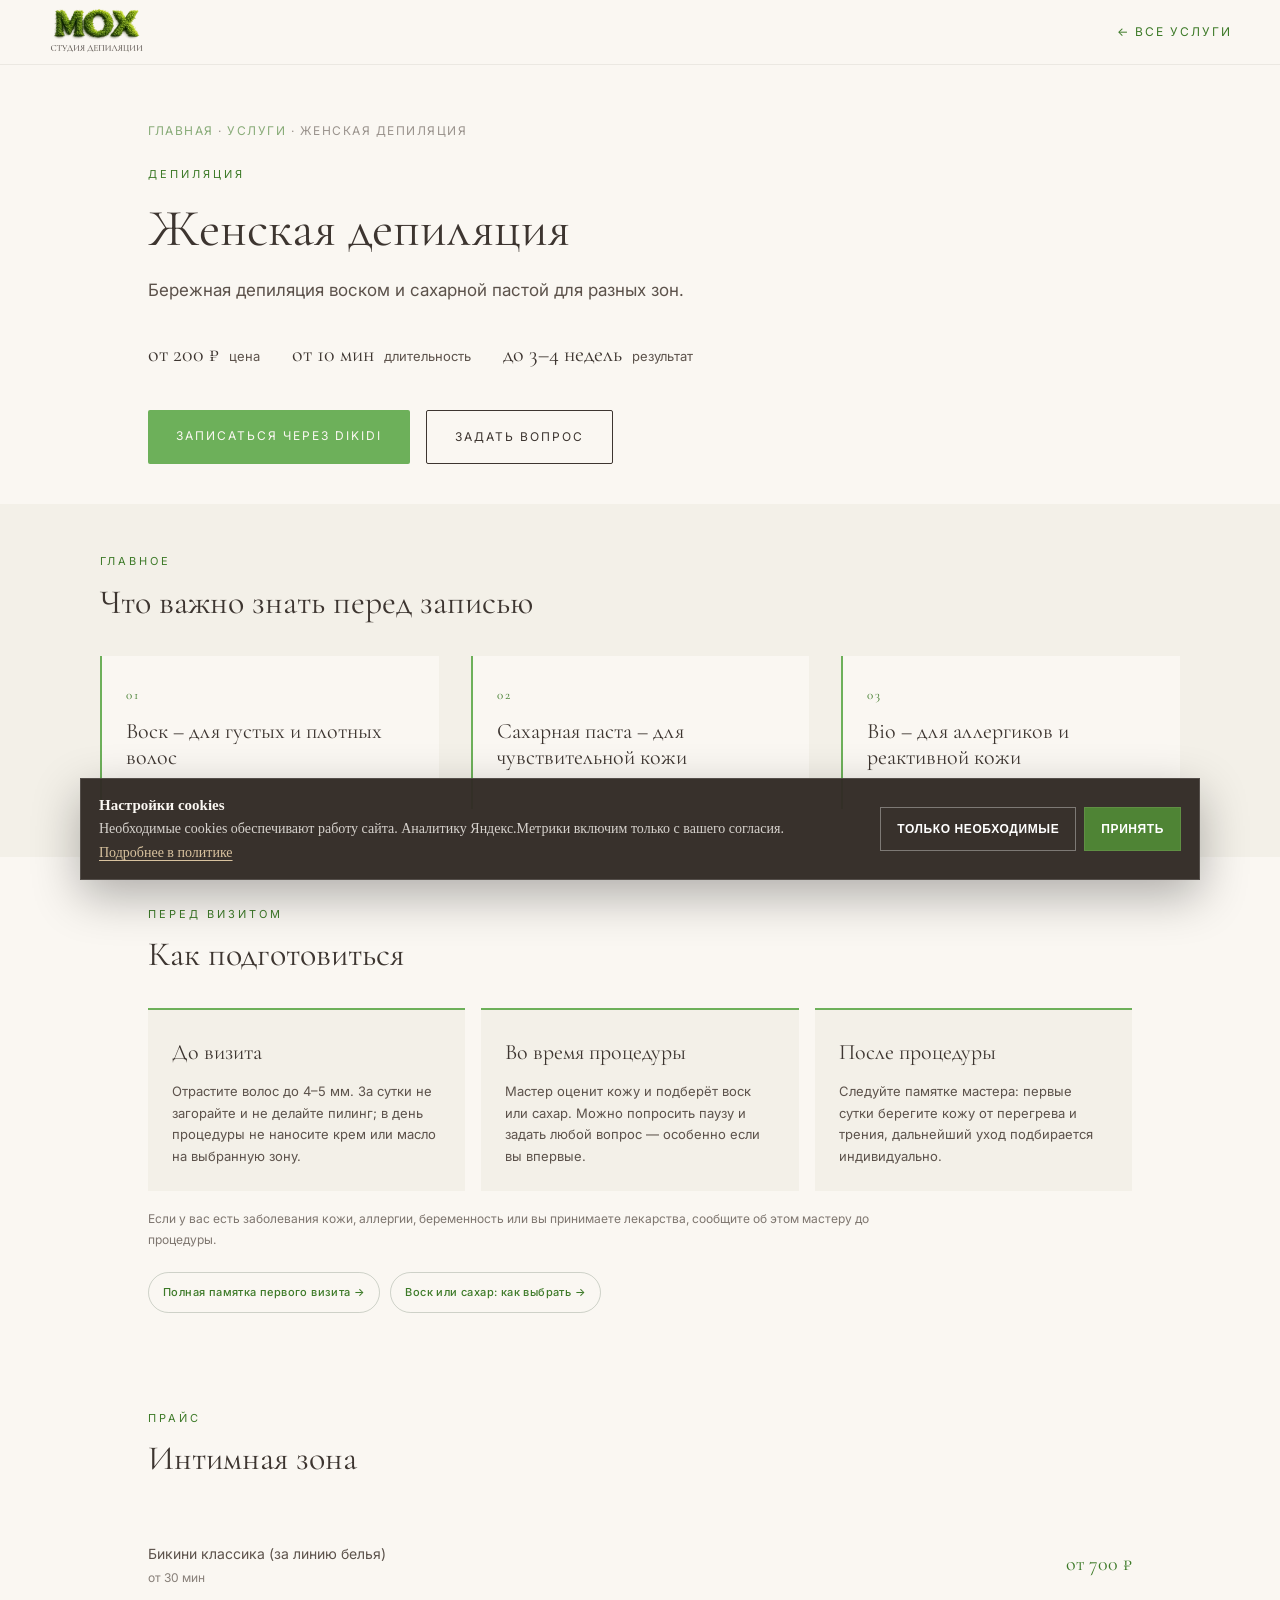
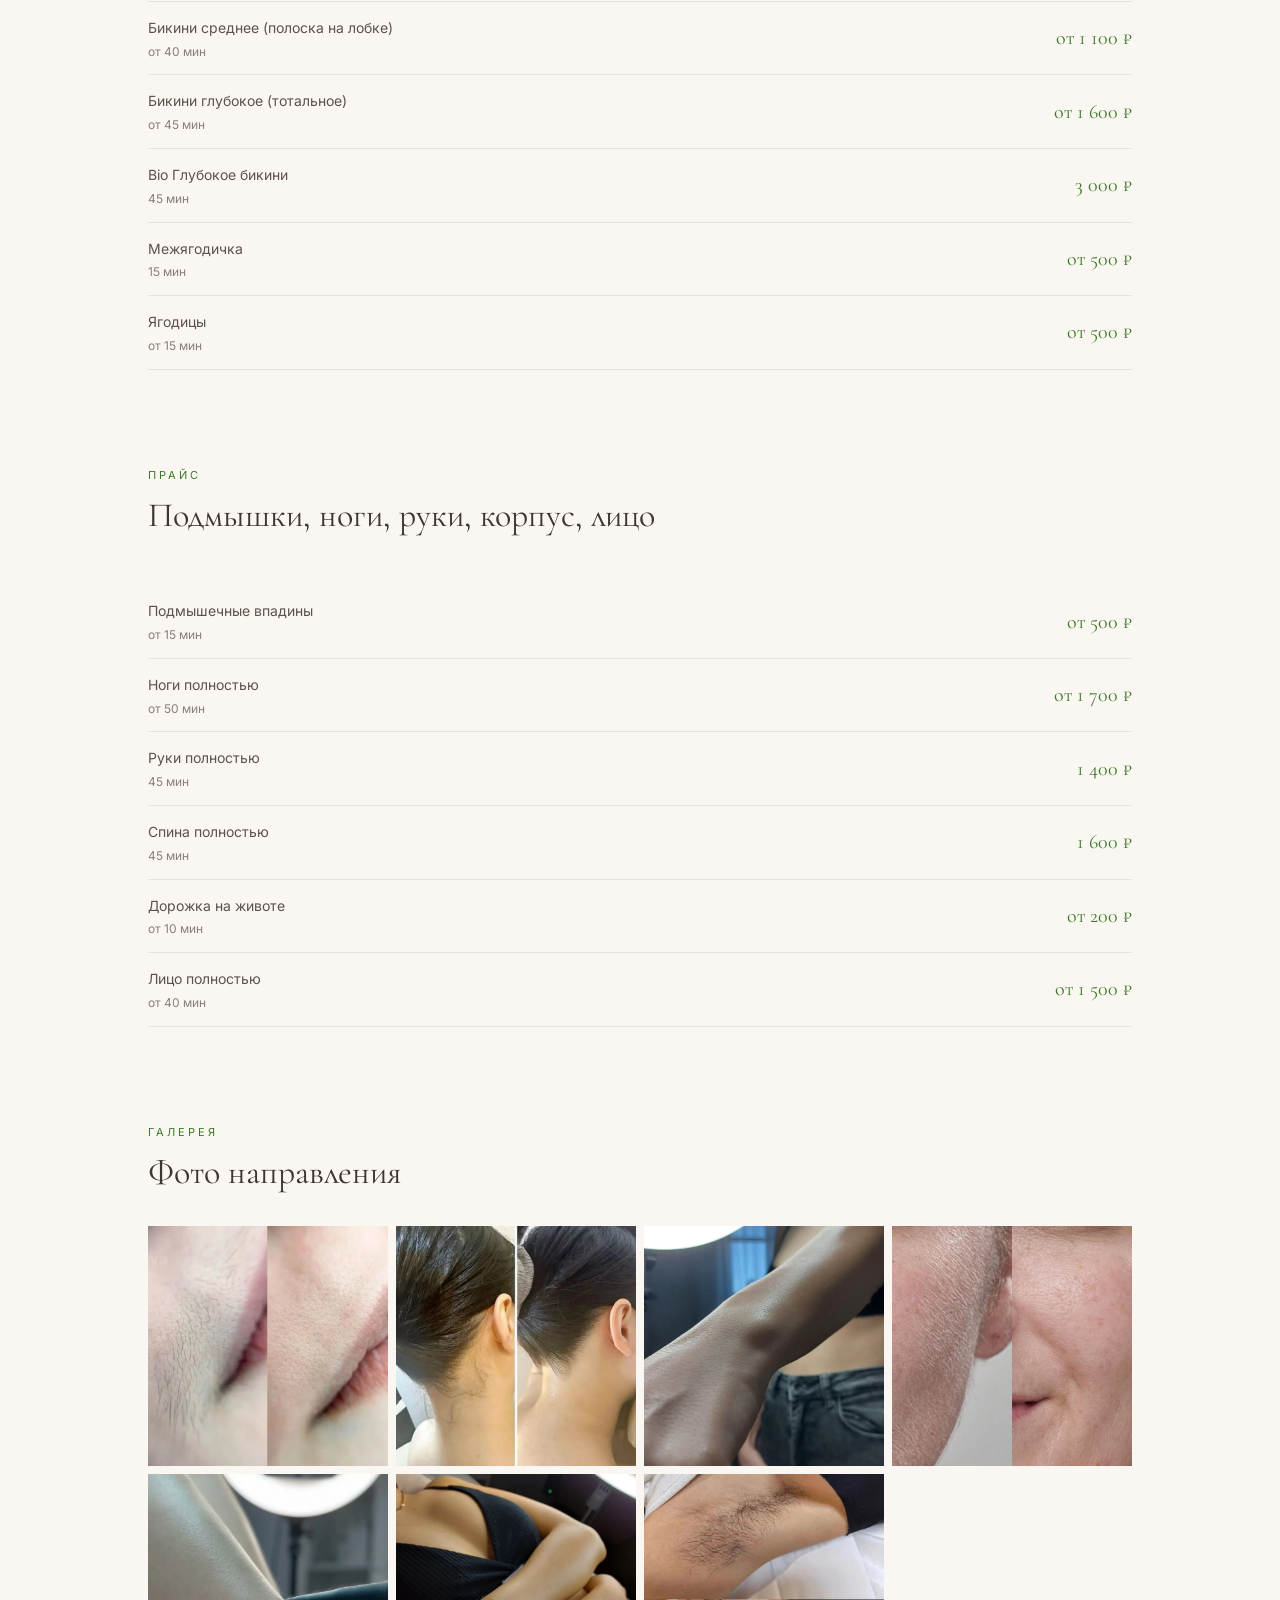
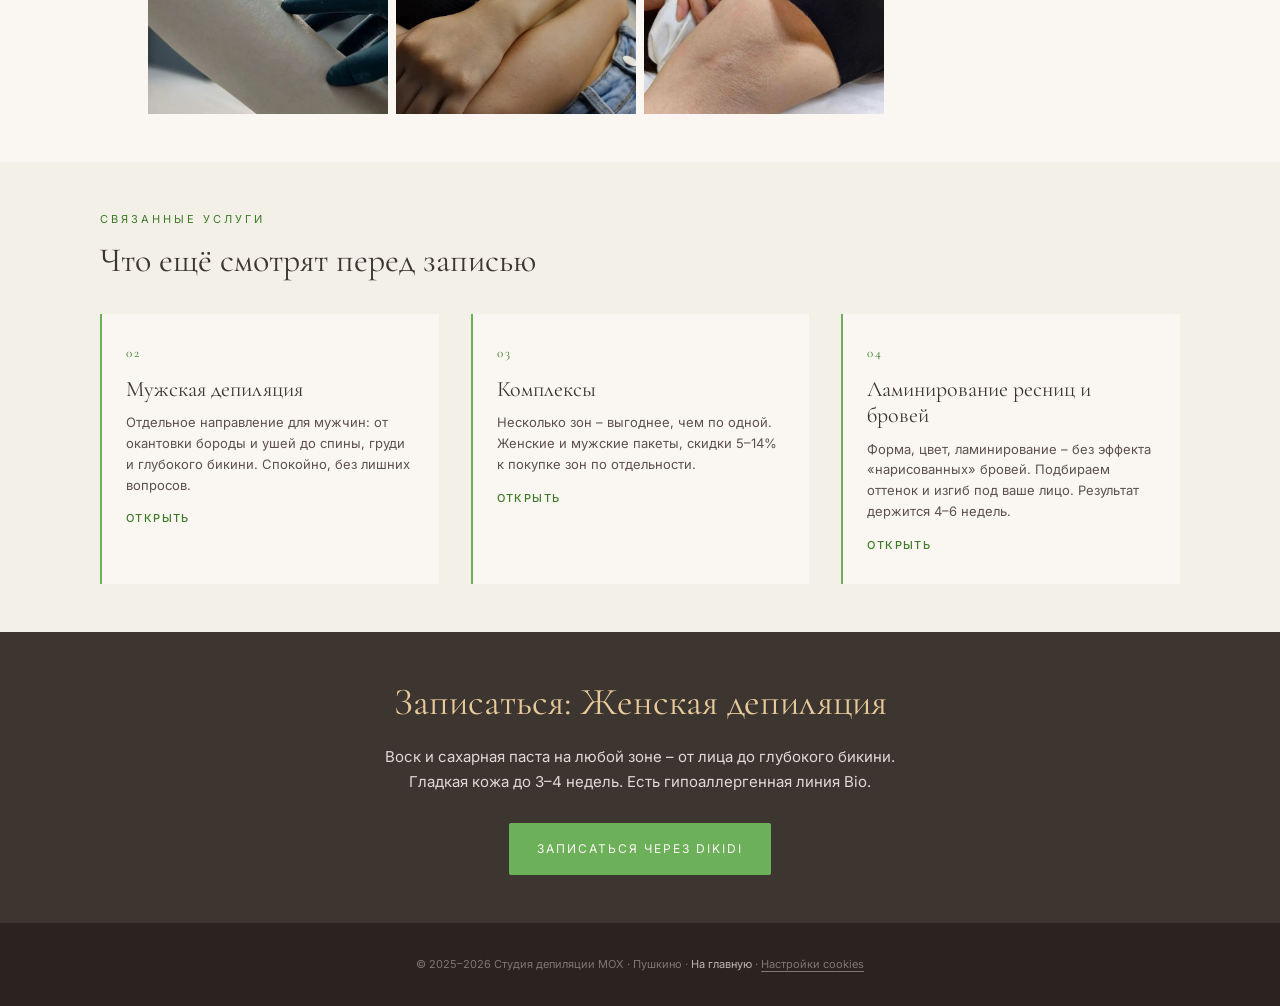
<file: services/women.html>
<!DOCTYPE html>
<html lang="ru">
<head>
  <meta charset="UTF-8">
  <meta name="viewport" content="width=device-width, initial-scale=1.0">
  <title>Женская депиляция в Пушкино — Студия МОХ</title>
  <meta name="description" content="Воск и сахарная паста на любой зоне – от лица до глубокого бикини. Гладкая кожа до 3–4 недель. Есть гипоаллергенная линия Bio.">
  <meta property="og:type" content="website">
  <meta property="og:locale" content="ru_RU">
  <meta property="og:site_name" content="Студия депиляции МОХ">
  <meta property="og:title" content="Женская депиляция — Студия МОХ в Пушкино">
  <meta property="og:description" content="Воск и сахарная паста на любой зоне – от лица до глубокого бикини. Гладкая кожа до 3–4 недель. Есть гипоаллергенная линия Bio.">
  <meta property="og:image" content="https://studiomox.ru/og-image-v2.jpg">
  <meta property="og:image:width" content="1200">
  <meta property="og:image:height" content="630">
  <meta name="twitter:card" content="summary_large_image">
  <meta name="twitter:image" content="https://studiomox.ru/og-image-v2.jpg">
  <link rel="canonical" href="https://studiomox.ru/services/women.html">
  <link rel="icon" type="image/png" href="../favicon.png">
  <link rel="preconnect" href="https://fonts.googleapis.com">
  <link rel="preconnect" href="https://fonts.gstatic.com" crossorigin>
  <link href="https://fonts.googleapis.com/css2?family=Cormorant+Garamond:ital,wght@0,400;0,500;1,400&family=Inter:wght@400;500&display=swap" rel="stylesheet">
  <link rel="stylesheet" href="service.css">
  <script type="text/javascript" src="https://dikidi.ru/assets/js/widget_record/widget2.min.js?v=1773811740"></script>
<script>window.MOX_ANALYTICS = { counterId: 108746024 };</script>
  <script src="../site-consent.js" defer></script>
  <script type="application/ld+json">
{
  "@context": "https://schema.org",
  "@type": "Service",
  "name": "Женская депиляция",
  "description": "Воск и сахарная паста на любой зоне – от лица до глубокого бикини. Гладкая кожа до 3–4 недель. Есть гипоаллергенная линия Bio.",
  "serviceType": "Женская депиляция",
  "areaServed": {
    "@type": "City",
    "name": "Пушкино"
  },
  "provider": {
    "@type": "BeautySalon",
    "name": "Студия депиляции МОХ",
    "url": "https://studiomox.ru",
    "telephone": "+79262458999",
    "address": {
      "@type": "PostalAddress",
      "streetAddress": "Московская область, г. Пушкино, Московский проспект, 57, корп. 3",
      "addressCountry": "RU"
    }
  },
  "offers": {
    "@type": "AggregateOffer",
    "priceCurrency": "RUB",
    "lowPrice": "200",
    "highPrice": "3000",
    "availability": "https://schema.org/InStock",
    "url": "https://dikidi.ru/#widget=213049"
  }
}
  </script>
  <script type="application/ld+json">
{
  "@context": "https://schema.org",
  "@type": "BreadcrumbList",
  "itemListElement": [
    {
      "@type": "ListItem",
      "position": 1,
      "name": "Главная",
      "item": "https://studiomox.ru/"
    },
    {
      "@type": "ListItem",
      "position": 2,
      "name": "Услуги",
      "item": "https://studiomox.ru/#services"
    },
    {
      "@type": "ListItem",
      "position": 3,
      "name": "Женская депиляция",
      "item": "https://studiomox.ru/services/women.html"
    }
  ]
}
  </script>
  <script src="../dikidi-goals.js"></script>
</head>
<body>
<!-- Generated from data/services.json by tools/generate_service_pages.py. Do not edit generated content by hand. -->

<div class="srv-nav">
  <a class="srv-nav-logo" href="../index.html"><img src="../logo-192.webp" alt="Студия МОХ" width="192" height="192"></a>
  <a class="back" href="../index.html#services">← Все услуги</a>
</div>

<section class="srv-hero">
  <div class="srv-breadcrumbs"><a href="../index.html">Главная</a> · <a href="../index.html#services">Услуги</a> · Женская депиляция</div>
  <div class="srv-label">Депиляция</div>
  <h1>Женская депиляция</h1>
  <p class="srv-intro">Бережная депиляция воском и сахарной пастой для разных зон.</p>
  <div class="srv-hero-meta">
    <div><strong>от 200 ₽</strong> цена</div>
    <div><strong>от 10 мин</strong> длительность</div>
    <div><strong>до 3–4 недель</strong> результат</div>
  </div>
  <div class="srv-cta-row">
    <a class="btn btn-primary" href="https://dikidi.ru/#widget=213049">Записаться через DIKIDI</a>
    <a class="btn btn-ghost" href="https://vk.ru/mox_pushkino" target="_blank" rel="noopener">Задать вопрос</a>
  </div>
</section>

<section class="srv-section srv-section--light">
  <div class="srv-section-inner">
    <div class="srv-section-label">Главное</div>
    <h2>Что важно знать перед записью</h2>
    <div class="srv-features">
      <div class="srv-feature">
      <div class="srv-feature-n">01</div>
      <div class="srv-feature-title">Воск – для густых и плотных волос</div>
    </div><div class="srv-feature">
      <div class="srv-feature-n">02</div>
      <div class="srv-feature-title">Сахарная паста – для чувствительной кожи</div>
    </div><div class="srv-feature">
      <div class="srv-feature-n">03</div>
      <div class="srv-feature-title">Bio – для аллергиков и реактивной кожи</div>
    </div>
    </div>
  </div>
</section>



<section class="srv-section srv-visit-guide">
  <div class="srv-section-label">Перед визитом</div>
  <h2>Как подготовиться</h2>
  <div class="srv-guide-grid"><div class="srv-guide-card"><h3>До визита</h3><p>Отрастите волос до 4–5 мм. За сутки не загорайте и не делайте пилинг; в день процедуры не наносите крем или масло на выбранную зону.</p></div><div class="srv-guide-card"><h3>Во время процедуры</h3><p>Мастер оценит кожу и подберёт воск или сахар. Можно попросить паузу и задать любой вопрос — особенно если вы впервые.</p></div><div class="srv-guide-card"><h3>После процедуры</h3><p>Следуйте памятке мастера: первые сутки берегите кожу от перегрева и трения, дальнейший уход подбирается индивидуально.</p></div></div>
  <p class="srv-guide-note">Если у вас есть заболевания кожи, аллергии, беременность или вы принимаете лекарства, сообщите об этом мастеру до процедуры.</p>
<div class="srv-guide-links">
    <a href="../first-visit.html">Полная памятка первого визита →</a>
    <a href="../wax-or-sugar.html">Воск или сахар: как выбрать →</a>
  </div>
</section>

<section class="srv-section">
  <div class="srv-section-label">Прайс</div>
  <h2>Интимная зона</h2>
  <div class="srv-price-scroll">
    <table class="srv-price-table">
      <caption class="sr-only">Интимная зона: услуги, продолжительность и стоимость</caption>
      <thead class="sr-only"><tr><th scope="col">Услуга</th><th scope="col">Стоимость</th></tr></thead>
      <tbody>
        <tr><td>Бикини классика (за линию белья)<span class="srv-price-detail">от 30 мин</span></td><td>от 700 ₽</td></tr>
    <tr><td>Бикини среднее (полоска на лобке)<span class="srv-price-detail">от 40 мин</span></td><td>от 1 100 ₽</td></tr>
    <tr><td>Бикини глубокое (тотальное)<span class="srv-price-detail">от 45 мин</span></td><td>от 1 600 ₽</td></tr>
    <tr><td>Bio Глубокое бикини<span class="srv-price-detail">45 мин</span></td><td>3 000 ₽</td></tr>
    <tr><td>Межягодичка<span class="srv-price-detail">15 мин</span></td><td>от 500 ₽</td></tr>
    <tr><td>Ягодицы<span class="srv-price-detail">от 15 мин</span></td><td>от 500 ₽</td></tr>
      </tbody>
    </table>
  </div>
</section>

<section class="srv-section">
  <div class="srv-section-label">Прайс</div>
  <h2>Подмышки, ноги, руки, корпус, лицо</h2>
  <div class="srv-price-scroll">
    <table class="srv-price-table">
      <caption class="sr-only">Подмышки, ноги, руки, корпус, лицо: услуги, продолжительность и стоимость</caption>
      <thead class="sr-only"><tr><th scope="col">Услуга</th><th scope="col">Стоимость</th></tr></thead>
      <tbody>
        <tr><td>Подмышечные впадины<span class="srv-price-detail">от 15 мин</span></td><td>от 500 ₽</td></tr>
    <tr><td>Ноги полностью<span class="srv-price-detail">от 50 мин</span></td><td>от 1 700 ₽</td></tr>
    <tr><td>Руки полностью<span class="srv-price-detail">45 мин</span></td><td>1 400 ₽</td></tr>
    <tr><td>Спина полностью<span class="srv-price-detail">45 мин</span></td><td>1 600 ₽</td></tr>
    <tr><td>Дорожка на животе<span class="srv-price-detail">от 10 мин</span></td><td>от 200 ₽</td></tr>
    <tr><td>Лицо полностью<span class="srv-price-detail">от 40 мин</span></td><td>от 1 500 ₽</td></tr>
      </tbody>
    </table>
  </div>
</section>

<section class="srv-section">
  <div class="srv-section-label">Галерея</div>
  <h2>Фото направления</h2>
  <div class="srv-gallery">
    <div class="srv-gallery-item"><img src="../images/works/women/1.jpeg" alt="Результат женской депиляции" loading="lazy" decoding="async"></div>
    <div class="srv-gallery-item"><img src="../images/works/women/2.jpeg" alt="Результат женской депиляции" loading="lazy" decoding="async"></div>
    <div class="srv-gallery-item"><img src="../images/works/women/3.jpeg" alt="Результат женской депиляции" loading="lazy" decoding="async"></div>
    <div class="srv-gallery-item"><img src="../images/works/women/4.jpeg" alt="Результат женской депиляции" loading="lazy" decoding="async"></div>
    <div class="srv-gallery-item"><img src="../images/works/women/5.jpeg" alt="Результат женской депиляции" loading="lazy" decoding="async"></div>
    <div class="srv-gallery-item"><img src="../images/works/women/6.jpeg" alt="Результат женской депиляции" loading="lazy" decoding="async"></div>
    <div class="srv-gallery-item"><img src="../images/works/women/7.jpeg" alt="Результат женской депиляции" loading="lazy" decoding="async"></div>
  </div>
</section>

<section class="srv-section srv-section--light">
  <div class="srv-section-inner">
    <div class="srv-section-label">Связанные услуги</div>
    <h2>Что ещё смотрят перед записью</h2>
    <div class="srv-features">
      <div class="srv-feature">
      <div class="srv-feature-n">02</div>
      <div class="srv-feature-title">Мужская депиляция</div>
      <div class="srv-feature-text">Отдельное направление для мужчин: от окантовки бороды и ушей до спины, груди и глубокого бикини. Спокойно, без лишних вопросов.</div>
      <a class="srv-related-link" href="men.html">Открыть</a>
    </div>
    <div class="srv-feature">
      <div class="srv-feature-n">03</div>
      <div class="srv-feature-title">Комплексы</div>
      <div class="srv-feature-text">Несколько зон – выгоднее, чем по одной. Женские и мужские пакеты, скидки 5–14% к покупке зон по отдельности.</div>
      <a class="srv-related-link" href="complexes.html">Открыть</a>
    </div>
    <div class="srv-feature">
      <div class="srv-feature-n">04</div>
      <div class="srv-feature-title">Ламинирование ресниц и бровей</div>
      <div class="srv-feature-text">Форма, цвет, ламинирование – без эффекта «нарисованных» бровей. Подбираем оттенок и изгиб под ваше лицо. Результат держится 4–6 недель.</div>
      <a class="srv-related-link" href="brows.html">Открыть</a>
    </div>
    </div>
  </div>
</section>

<section class="srv-cta">
  <h2>Записаться: Женская депиляция</h2>
  <p>Воск и сахарная паста на любой зоне – от лица до глубокого бикини. Гладкая кожа до 3–4 недель. Есть гипоаллергенная линия Bio.</p>
  <a class="btn btn-primary" href="https://dikidi.ru/#widget=213049">Записаться через DIKIDI</a>
</section>

<div class="srv-mobile-cta" role="region" aria-label="Быстрая запись">
  <span>Запись на услугу</span>
  <a class="btn btn-primary" href="https://dikidi.ru/#widget=213049">Выбрать время</a>
</div>

<footer class="srv-footer">
  © 2025–2026 Студия депиляции МОХ · Пушкино · <a href="../index.html">На главную</a>
</footer>


<script src="gallery.js"></script>
</body>
</html>
</file>
<file: homepage-enhancements.css>
.first-visit-links {
  display: flex;
  flex-wrap: wrap;
  gap: 10px;
  margin-top: 26px;
}

.first-visit-links a {
  display: inline-flex;
  align-items: center;
  min-height: 44px;
  padding: 11px 16px;
  border: 1px solid rgba(61, 53, 48, 0.16);
  color: var(--taupe);
  font-size: 11px;
  font-weight: 500;
  letter-spacing: 0.08em;
  text-decoration: none;
  text-transform: uppercase;
  transition: border-color 0.2s ease, color 0.2s ease, transform 0.2s ease;
}

.first-visit-links a:hover {
  border-color: var(--sage);
  color: var(--sage-dark);
  transform: translateY(-1px);
}

.procedure-story {
  display: grid;
  grid-template-columns: minmax(260px, 0.78fr) minmax(0, 1.22fr);
  gap: clamp(28px, 5vw, 76px);
  align-items: center;
  padding: clamp(64px, 8vw, 112px) 6vw;
  background:
    radial-gradient(circle at 12% 18%, rgba(196, 168, 130, 0.15), transparent 32%),
    var(--milk);
}

.procedure-story-copy {
  max-width: 510px;
}

.procedure-story-copy .section-sub {
  max-width: 470px;
}

.procedure-story-facts {
  display: grid;
  gap: 10px;
  margin-top: 26px;
}

.procedure-story-facts span {
  display: flex;
  align-items: baseline;
  gap: 10px;
  padding-top: 10px;
  border-top: 1px solid rgba(61, 53, 48, 0.12);
  color: var(--taupe2);
  font-size: 13px;
  line-height: 1.5;
}

.procedure-story-facts strong {
  min-width: 80px;
  color: var(--sage-dark);
  font-size: 11px;
  font-weight: 500;
  letter-spacing: 0.08em;
  text-transform: uppercase;
}

.procedure-video {
  position: relative;
  overflow: hidden;
  border-radius: 32px;
  background: #1d332b;
  box-shadow: 0 34px 90px rgba(31, 50, 42, 0.2);
}

.procedure-video video {
  display: block;
  width: 100%;
  aspect-ratio: 16 / 9;
  background: #1d332b;
  object-fit: cover;
}

.procedure-video-note {
  position: absolute;
  right: 14px;
  bottom: 14px;
  z-index: 2;
  padding: 7px 10px;
  border: 1px solid rgba(250, 247, 242, 0.46);
  border-radius: 999px;
  background: rgba(25, 48, 39, 0.76);
  color: var(--milk);
  font-size: 9px;
  letter-spacing: 0.08em;
  pointer-events: none;
  text-transform: uppercase;
  backdrop-filter: blur(10px);
}

@media (max-width: 900px) {
  .procedure-story {
    grid-template-columns: 1fr;
    padding: 58px 20px 68px;
  }

  .procedure-story-copy {
    max-width: none;
  }

  .procedure-video {
    border-radius: 22px;
  }
}

@media (max-width: 520px) {
  .first-visit-links {
    display: grid;
  }

  .first-visit-links a {
    justify-content: center;
    text-align: center;
  }

  .procedure-story-facts span {
    align-items: flex-start;
    flex-direction: column;
    gap: 3px;
  }
}
</file>
<file: guide.css>
:root {
  --milk: #FAF7F2;
  --sage: #6DB05A;
  --sage-dark: #3D7A28;
  --sage-light: #BFDCB0;
  --taupe: #3D3530;
  --taupe2: #5C524B;
  --light: #F3F0E8;
  --gold: #E8C99A;
}

* { box-sizing: border-box; margin: 0; padding: 0; }
html { scroll-behavior: smooth; }
body {
  background: var(--milk);
  color: var(--taupe2);
  font-family: 'Inter', sans-serif;
  font-size: 15px;
  line-height: 1.7;
}
a { color: var(--sage-dark); }

.guide-nav {
  min-height: 56px;
  padding: 8px 48px;
  display: flex;
  align-items: center;
  justify-content: space-between;
  border-bottom: 1px solid rgba(61,53,48,0.08);
  background: var(--milk);
}
.guide-logo {
  position: relative;
  display: flex;
  align-items: center;
  margin: -24px 0;
  text-decoration: none;
}
.guide-logo img { width: auto; height: 96px; }
.guide-back {
  color: var(--sage-dark);
  font-size: 12px;
  letter-spacing: 2px;
  text-decoration: none;
  text-transform: uppercase;
}

.guide-hero {
  max-width: 1080px;
  margin: 0 auto;
  padding: 56px 48px 40px;
}
.guide-label {
  margin-bottom: 16px;
  color: var(--sage-dark);
  font-size: 11px;
  letter-spacing: 3px;
  text-transform: uppercase;
}
.guide-hero h1,
.guide-section h2,
.guide-final h2 {
  color: var(--taupe);
  font-family: 'Cormorant Garamond', serif;
  font-weight: 400;
  line-height: 1.1;
}
.guide-hero h1 {
  max-width: 820px;
  margin-bottom: 20px;
  font-size: 52px;
}
.guide-lead {
  max-width: 680px;
  margin-bottom: 32px;
  color: var(--taupe2);
  font-size: 17px;
  line-height: 1.6;
}
.guide-actions {
  display: flex;
  flex-wrap: wrap;
  gap: 16px;
}
.guide-btn {
  min-height: 50px;
  padding: 14px 28px;
  display: inline-flex;
  align-items: center;
  justify-content: center;
  border: 1px solid var(--taupe);
  border-radius: 2px;
  color: var(--taupe);
  background: transparent;
  font-size: 12px;
  letter-spacing: 2px;
  text-decoration: none;
  text-transform: uppercase;
  transition: transform .25s ease, background .25s ease;
}
.guide-btn:hover {
  color: var(--milk);
  background: var(--taupe);
}
.guide-btn-primary {
  border-color: var(--sage);
  color: var(--milk);
  background: var(--sage);
}
.guide-btn-primary:hover {
  border-color: var(--sage-dark);
  background: var(--sage-dark);
  transform: translateY(-2px);
}

.guide-main { padding-bottom: 0; }
.guide-section {
  max-width: 1080px;
  margin: 0 auto;
  padding: 48px;
}
.guide-section:nth-child(even) {
  max-width: none;
  padding-right: max(48px, calc((100vw - 984px) / 2));
  padding-left: max(48px, calc((100vw - 984px) / 2));
  background: var(--light);
}
.guide-section h2 {
  max-width: 760px;
  margin-bottom: 24px;
  font-size: 34px;
  line-height: 1.2;
}
.guide-intro {
  max-width: 760px;
  margin-bottom: 14px;
}
.guide-grid {
  margin-top: 24px;
  display: grid;
  grid-template-columns: repeat(3, 1fr);
  gap: 32px;
}
.guide-card {
  padding: 28px 24px;
  border-left: 2px solid var(--sage);
  background: var(--milk);
}
.guide-card-num {
  display: block;
  margin-bottom: 18px;
  color: var(--gold);
  font-family: 'Cormorant Garamond', serif;
  font-size: 28px;
}
.guide-card h3 {
  margin-bottom: 10px;
  color: var(--taupe);
  font-family: 'Cormorant Garamond', serif;
  font-size: 22px;
  font-weight: 400;
  line-height: 1.25;
}
.guide-card p { margin: 0; font-size: 13px; line-height: 1.65; }
.guide-note {
  max-width: 760px;
  margin-top: 22px;
  padding: 18px 20px;
  border-left: 2px solid var(--sage);
  background: var(--light);
  font-size: 13px;
}
.guide-section:nth-child(even) .guide-note { background: var(--milk); }

.guide-compare {
  width: 100%;
  margin-top: 28px;
  border-collapse: collapse;
}
.guide-compare th,
.guide-compare td {
  padding: 16px 0;
  border-bottom: 1px solid rgba(61,53,48,0.12);
  text-align: left;
  vertical-align: top;
}
.guide-compare th {
  color: var(--taupe2);
  font-size: 11px;
  font-weight: 500;
  letter-spacing: 1.5px;
  text-transform: uppercase;
}
.guide-compare td:first-child {
  width: 24%;
  padding-right: 24px;
  color: var(--taupe);
  font-weight: 500;
}
.guide-compare td:not(:first-child),
.guide-compare th:not(:first-child) { padding-left: 24px; }

.guide-faq { border-top: 1px solid rgba(61,53,48,0.12); }
.guide-faq details { padding: 20px 0; border-bottom: 1px solid rgba(61,53,48,0.12); }
.guide-faq summary { cursor: pointer; color: var(--taupe); font-weight: 500; }
.guide-faq p { max-width: 780px; margin-top: 10px; }

.guide-final {
  margin-top: 0;
  padding: 48px;
  color: var(--milk);
  background: var(--taupe);
  text-align: center;
}
.guide-final .guide-label { color: var(--gold); }
.guide-final h2 {
  margin: 0 auto 18px;
  color: var(--gold);
  font-size: 38px;
}
.guide-final .guide-lead { margin: 0 auto 28px; color: rgba(250,247,242,.85); }
.guide-final .guide-actions { justify-content: center; }
.guide-final .guide-btn {
  border-color: rgba(250,247,242,.58);
  color: var(--milk);
}
.guide-final .guide-btn-primary { border-color: var(--sage); }

.guide-footer {
  padding: 32px 48px 100px;
  color: rgba(250,247,242,.5);
  background: #2a2320;
  font-size: 11px;
  text-align: center;
}
.guide-footer a { color: rgba(250,247,242,.72); }
.guide-mobile-cta { display: none; }

@media (max-width: 900px) {
  .guide-grid { grid-template-columns: 1fr; gap: 16px; }
}

@media (max-width: 600px) {
  body { padding-bottom: calc(68px + env(safe-area-inset-bottom)); }
  .guide-nav { min-height: 48px; padding: 4px 16px; }
  .guide-logo img { height: 72px; }
  .guide-back { font-size: 10px; letter-spacing: 1.2px; }
  .guide-hero { padding: 40px 20px 32px; }
  .guide-hero h1 { font-size: 32px; line-height: 1.15; }
  .guide-lead { margin-bottom: 26px; font-size: 15px; }
  .guide-actions { gap: 10px; }
  .guide-btn { min-height: 46px; padding: 13px 20px; font-size: 11px; letter-spacing: 1.5px; }
  .guide-section,
  .guide-section:nth-child(even) { padding: 48px 20px; }
  .guide-section h2 { margin-bottom: 20px; font-size: 26px; }
  .guide-card { padding: 22px 18px; }
  .guide-card-num { margin-bottom: 12px; font-size: 24px; }
  .guide-card h3 { font-size: 19px; }
  .guide-compare { display: block; overflow-x: auto; }
  .guide-compare th,
  .guide-compare td { min-width: 150px; padding: 14px 12px; }
  .guide-compare td:first-child { min-width: 128px; padding-left: 0; }
  .guide-final { padding: 48px 20px; }
  .guide-final h2 { font-size: 26px; }
  .guide-footer { padding: 28px 20px 90px; }
  .guide-mobile-cta {
    position: fixed;
    z-index: 9000;
    right: 0;
    bottom: 0;
    left: 0;
    min-height: 64px;
    padding: 8px 16px calc(8px + env(safe-area-inset-bottom));
    display: flex;
    align-items: center;
    justify-content: space-between;
    gap: 12px;
    border-top: 1px solid rgba(250,247,242,.18);
    color: var(--milk);
    background: rgba(61,53,48,.98);
    box-shadow: 0 -10px 30px rgba(61,53,48,.18);
  }
  .guide-mobile-cta span { font-size: 11px; }
  .guide-mobile-cta .guide-btn {
    min-height: 44px;
    padding: 11px 16px;
    border-color: var(--sage);
  }
}

@media (prefers-reduced-motion: reduce) {
  * { scroll-behavior: auto !important; transition: none !important; }
}
</file>
<file: services/service.css>
:root {
  --milk: #FAF7F2;
  --sage: #6DB05A;
  --sage-dark: #3D7A28;
  --sage-light: #BFDCB0;
  --taupe: #3D3530;
  --taupe2: #5C524B;
  --light: #F3F0E8;
  --gold: #E8C99A;
}
* { box-sizing: border-box; margin: 0; padding: 0; }
body {
  font-family: 'Inter', sans-serif;
  background: var(--milk);
  color: var(--taupe2);
  line-height: 1.7;
  font-size: 15px;
}
a { color: var(--sage-dark); }

/* NAV */
.srv-nav {
  padding: 8px 48px;
  background: var(--milk);
  border-bottom: 1px solid rgba(61,53,48,0.08);
  display: flex;
  align-items: center;
  justify-content: space-between;
  min-height: 56px;
}
.srv-nav-logo {
  display: flex;
  align-items: center;
  margin: -24px 0;
  position: relative;
  text-decoration: none;
}
.srv-nav-logo img {
  height: 96px;
  width: auto;
}
.srv-nav-logo .srv-nav-sub {
  position: absolute;
  left: 50%;
  top: 64%;
  transform: translateX(-50%);
  font-family: 'Cormorant Garamond', 'Georgia', serif;
  font-size: 8px;
  letter-spacing: 4px;
  text-transform: uppercase;
  color: var(--taupe);
  opacity: 0.85;
  white-space: nowrap;
  pointer-events: none;
}
.srv-nav a.back {
  font-family: 'Inter', sans-serif;
  font-size: 12px;
  letter-spacing: 2px;
  text-transform: uppercase;
  color: var(--sage-dark);
  text-decoration: none;
}
@media (max-width: 600px) {
  .srv-nav-logo img { height: 72px; }
  .srv-nav-logo .srv-nav-sub { font-size: 7px; letter-spacing: 3px; }
}

/* HERO */
.srv-hero {
  padding: 56px 48px 40px;
  max-width: 1080px;
  margin: 0 auto;
}
.srv-breadcrumbs {
  font-size: 12px;
  letter-spacing: 1.5px;
  text-transform: uppercase;
  color: var(--taupe2);
  opacity: 0.6;
  margin-bottom: 24px;
}
.srv-breadcrumbs a { color: var(--sage-dark); text-decoration: none; }
.srv-label {
  font-size: 11px;
  letter-spacing: 3px;
  text-transform: uppercase;
  color: var(--sage-dark);
  margin-bottom: 16px;
}
.srv-hero h1 {
  font-family: 'Cormorant Garamond', serif;
  font-weight: 400;
  font-size: 52px;
  line-height: 1.1;
  color: var(--taupe);
  margin-bottom: 20px;
}
.srv-intro {
  font-size: 17px;
  line-height: 1.6;
  color: var(--taupe2);
  max-width: 640px;
  margin-bottom: 32px;
}
.srv-hero-meta {
  display: flex;
  gap: 32px;
  flex-wrap: wrap;
  margin-bottom: 36px;
  font-size: 13px;
  color: var(--taupe2);
}
.srv-hero-meta strong {
  color: var(--taupe);
  font-family: 'Cormorant Garamond', serif;
  font-size: 22px;
  font-weight: 400;
  margin-right: 6px;
}
.srv-cta-row {
  display: flex;
  gap: 16px;
  flex-wrap: wrap;
}
.btn {
  display: inline-block;
  padding: 16px 28px;
  font-size: 12px;
  letter-spacing: 2px;
  text-transform: uppercase;
  text-decoration: none;
  border-radius: 2px;
  transition: transform 0.25s ease, background 0.25s ease;
}
.btn-primary { background: var(--sage); color: var(--milk); }
.btn-primary:hover { background: var(--sage-dark); transform: translateY(-2px); }
.btn-ghost {
  background: transparent;
  color: var(--taupe);
  border: 1px solid var(--taupe);
}
.btn-ghost:hover { background: var(--taupe); color: var(--milk); }

/* SECTIONS */
.srv-section {
  max-width: 1080px;
  margin: 0 auto;
  padding: 48px 48px;
}
.srv-section--light { background: var(--light); max-width: none; padding: 48px 48px; }
.srv-section--light .srv-section-inner { max-width: 1080px; margin: 0 auto; }
.srv-section-label {
  font-size: 11px;
  letter-spacing: 3px;
  text-transform: uppercase;
  color: var(--sage-dark);
  margin-bottom: 12px;
}
.srv-section h2 {
  font-family: 'Cormorant Garamond', serif;
  font-weight: 400;
  font-size: 34px;
  color: var(--taupe);
  margin-bottom: 32px;
  line-height: 1.2;
}
.srv-section p { margin-bottom: 14px; }

/* FEATURES 3-col */
.srv-features {
  display: grid;
  grid-template-columns: repeat(3, 1fr);
  gap: 32px;
  margin-top: 24px;
}
.srv-feature {
  background: var(--milk);
  padding: 28px 24px;
  border-left: 2px solid var(--sage);
}
.srv-feature-n {
  font-family: 'Cormorant Garamond', serif;
  font-size: 13px;
  color: var(--sage-dark);
  letter-spacing: 2px;
  margin-bottom: 12px;
}
.srv-feature-title {
  font-family: 'Cormorant Garamond', serif;
  font-size: 22px;
  color: var(--taupe);
  margin-bottom: 10px;
  line-height: 1.2;
}
.srv-feature-text { font-size: 13px; line-height: 1.6; }

/* PRICE TABLE */
.srv-price-table {
  width: 100%;
  border-collapse: collapse;
  margin-top: 16px;
}
.srv-price-table tr {
  border-bottom: 1px solid rgba(61,53,48,0.1);
}
.srv-price-table td {
  padding: 14px 0;
  font-size: 14px;
}
.srv-price-table td:last-child {
  text-align: right;
  font-family: 'Cormorant Garamond', serif;
  font-size: 20px;
  color: var(--sage-dark);
  white-space: nowrap;
}
.srv-price-note {
  font-size: 12px;
  color: var(--taupe2);
  opacity: 0.7;
  margin-top: 16px;
  font-style: italic;
}
.srv-price-table td:last-child .srv-price-book {
  display: block;
  margin-top: 4px;
  font-family: 'Inter', sans-serif;
  font-size: 10px;
  line-height: 1.2;
  letter-spacing: 1.2px;
  text-transform: uppercase;
  color: var(--sage-dark);
  text-decoration: none;
}
.srv-price-table td:last-child .srv-price-book:hover { text-decoration: underline; }
.srv-price-detail {
  display: block;
  margin-top: 4px;
  color: var(--taupe2);
  font-size: 12px;
  line-height: 1.4;
  opacity: 0.72;
}
.srv-related-link {
  display: inline-block;
  margin-top: 14px;
  color: var(--sage-dark);
  font-size: 11px;
  font-weight: 500;
  letter-spacing: 1.4px;
  text-transform: uppercase;
  text-decoration: none;
}
.srv-related-link:hover { text-decoration: underline; }

/* SUITABLE / NOT SUITABLE */
.srv-fit {
  display: grid;
  grid-template-columns: 1fr 1fr;
  gap: 32px;
  margin-top: 24px;
}
.srv-fit-col { padding: 24px; background: var(--milk); }
.srv-fit-col h3 {
  font-family: 'Cormorant Garamond', serif;
  font-size: 22px;
  color: var(--taupe);
  margin-bottom: 14px;
  font-weight: 400;
}
.srv-fit-col ul { list-style: none; padding: 0; }
.srv-fit-col li {
  padding-left: 22px;
  position: relative;
  margin-bottom: 8px;
  font-size: 14px;
  line-height: 1.5;
}
.srv-fit-col--yes li::before {
  content: '';
  position: absolute;
  left: 0;
  top: 0.55em;
  width: 16px;
  height: 10px;
  background-image: url("data:image/svg+xml;utf8,<svg xmlns='http://www.w3.org/2000/svg' viewBox='0 0 14 10'><path d='M1 8 C 2 2, 8 1, 13 2 C 11 8, 6 9.5, 1 8 Z' fill='%236DB05A'/><path d='M2 7.5 Q 7 5.2 12.5 2.5' stroke='%23FAF7F2' stroke-width='0.5' fill='none' stroke-linecap='round'/></svg>");
  background-repeat: no-repeat;
  background-size: contain;
}
.srv-fit-col--no li::before {
  content: '×';
  position: absolute;
  left: 2px;
  top: -2px;
  color: #b85c5c;
  font-size: 18px;
  line-height: 1;
}

/* GALLERY */
.srv-gallery {
  display: grid;
  grid-template-columns: repeat(4, 1fr);
  gap: 8px;
  margin-top: 24px;
}
.srv-gallery-item {
  aspect-ratio: 1 / 1;
  background: var(--milk);
  overflow: hidden;
  position: relative;
}
.srv-gallery-item img {
  width: 100%;
  height: 100%;
  object-fit: cover;
  display: block;
}
.srv-gallery-placeholder {
  width: 100%;
  height: 100%;
  display: flex;
  align-items: center;
  justify-content: center;
  text-align: center;
  padding: 16px;
  font-size: 11px;
  letter-spacing: 1.5px;
  text-transform: uppercase;
  color: var(--taupe2);
  opacity: 0.5;
  background: repeating-linear-gradient(
    45deg,
    var(--milk),
    var(--milk) 10px,
    var(--light) 10px,
    var(--light) 20px
  );
}

.srv-illustration-section {
  padding-top: 18px;
  padding-bottom: 18px;
}

.srv-illustration {
  position: relative;
  margin: 0;
  overflow: hidden;
  border-radius: 28px;
  background: #e9e3d8;
  box-shadow: 0 24px 70px rgba(28, 45, 38, 0.12);
}

.srv-illustration img {
  display: block;
  width: 100%;
  aspect-ratio: 4 / 3;
  object-fit: cover;
}

.srv-illustration figcaption {
  position: absolute;
  right: 16px;
  bottom: 14px;
  padding: 8px 12px;
  border: 1px solid rgba(250, 247, 242, 0.58);
  border-radius: 999px;
  background: rgba(24, 48, 39, 0.78);
  color: #faf7f2;
  font-size: 11px;
  letter-spacing: 0.08em;
  text-transform: uppercase;
  backdrop-filter: blur(10px);
}

/* FAQ */
.srv-faq-item {
  border-bottom: 1px solid rgba(61,53,48,0.12);
  padding: 20px 0;
}
.srv-faq-item:last-child { border-bottom: none; }
.srv-faq-q {
  font-family: 'Cormorant Garamond', serif;
  font-size: 22px;
  color: var(--taupe);
  margin-bottom: 10px;
  font-weight: 400;
}
.srv-faq-a { font-size: 14px; line-height: 1.65; }

/* CTA */
.srv-cta {
  background: var(--taupe);
  color: var(--milk);
  padding: 48px 48px;
  text-align: center;
}
.srv-cta h2 {
  font-family: 'Cormorant Garamond', serif;
  font-weight: 400;
  font-size: 38px;
  margin-bottom: 18px;
  color: var(--gold);
  line-height: 1.2;
}
.srv-cta p {
  font-size: 15px;
  max-width: 520px;
  margin: 0 auto 28px;
  opacity: 0.85;
}
.srv-cta .btn-primary { background: var(--sage); }

/* FOOTER */
.srv-footer {
  background: #2a2320;
  padding: 32px 48px;
  color: rgba(250,247,242,0.4);
  font-size: 11px;
  text-align: center;
}
.srv-footer a { color: rgba(250,247,242,0.7); text-decoration: none; }

/* MOBILE */
@media (max-width: 900px) {
  .srv-features { grid-template-columns: 1fr; gap: 16px; }
  .srv-fit { grid-template-columns: 1fr; gap: 16px; }
  .srv-gallery { grid-template-columns: repeat(2, 1fr); }
}
@media (max-width: 600px) {
  .srv-nav { padding: 4px 16px; min-height: 48px; }
  .srv-hero { padding: 40px 20px 32px; }
  .srv-hero h1 { font-size: 32px; line-height: 1.15; }
  .srv-hero-meta { gap: 20px; font-size: 12px; }
  .srv-hero-meta strong { font-size: 19px; }
  .srv-intro { font-size: 15px; }
  .srv-section { padding: 48px 20px; }
  .srv-section--light { padding: 48px 20px; }
  .srv-section h2 { font-size: 26px; margin-bottom: 20px; }
  .srv-feature { padding: 22px 18px; }
  .srv-feature-title { font-size: 19px; }
  .srv-price-table td { padding: 12px 0; font-size: 13px; }
  .srv-price-table td:last-child { font-size: 17px; }
  .srv-fit-col { padding: 20px 18px; }
  .srv-faq-q { font-size: 18px; }
  .srv-gallery { grid-template-columns: 1fr 1fr; gap: 6px; }
  .srv-illustration { border-radius: 20px; }
  .srv-illustration figcaption {
    right: 10px;
    bottom: 10px;
    max-width: calc(100% - 20px);
    font-size: 9px;
  }
  .srv-cta { padding: 48px 20px; }
  .srv-cta h2 { font-size: 26px; }
  .srv-cta p { font-size: 14px; }
  .btn { padding: 13px 20px; font-size: 11px; letter-spacing: 1.5px; }
  .srv-footer { padding: 28px 20px; }
}

/* Lightbox for galleries */
.lb-overlay {
  position: fixed;
  inset: 0;
  background: rgba(20, 18, 16, 0.92);
  display: none;
  align-items: center;
  justify-content: center;
  z-index: 10000;
  padding: 60px 20px;
}
.lb-overlay.open { display: flex; }
.lb-img {
  max-width: 100%;
  max-height: 100%;
  object-fit: contain;
  user-select: none;
  -webkit-user-drag: none;
}
.lb-arrow, .lb-close {
  position: absolute;
  background: rgba(250, 247, 242, 0.12);
  border: 1px solid rgba(250, 247, 242, 0.25);
  color: #FAF7F2;
  width: 48px;
  height: 48px;
  border-radius: 50%;
  font-size: 24px;
  line-height: 46px;
  text-align: center;
  cursor: pointer;
  padding: 0;
  transition: background 0.2s;
}
.lb-arrow:hover, .lb-close:hover { background: rgba(250, 247, 242, 0.25); }
.lb-prev { left: 20px; top: 50%; transform: translateY(-50%); }
.lb-next { right: 20px; top: 50%; transform: translateY(-50%); }
.lb-close { top: 20px; right: 20px; font-size: 28px; line-height: 44px; }
.lb-counter {
  position: absolute;
  bottom: 20px;
  left: 50%;
  transform: translateX(-50%);
  color: rgba(250, 247, 242, 0.7);
  font-size: 13px;
  letter-spacing: 1px;
}
@media (max-width: 600px) {
  .lb-arrow { width: 40px; height: 40px; line-height: 38px; font-size: 20px; }
  .lb-prev { left: 8px; }
  .lb-next { right: 8px; }
  .lb-overlay { padding: 50px 8px; }
}


/* Точечная доводка страниц услуг */
.sr-only {
  position: absolute !important;
  width: 1px !important;
  height: 1px !important;
  padding: 0 !important;
  margin: -1px !important;
  overflow: hidden !important;
  clip: rect(0, 0, 0, 0) !important;
  white-space: nowrap !important;
  border: 0 !important;
}
:where(a, button, [role="button"]):focus-visible {
  outline: 3px solid var(--gold);
  outline-offset: 3px;
}
.srv-price-scroll { overflow-x: auto; }
.srv-guide-grid {
  display: grid;
  grid-template-columns: repeat(3, 1fr);
  gap: 16px;
}
.srv-guide-card {
  padding: 24px;
  background: var(--light);
  border-top: 2px solid var(--sage);
}
.srv-guide-card h3 {
  margin-bottom: 10px;
  color: var(--taupe);
  font-family: 'Cormorant Garamond', serif;
  font-size: 22px;
  font-weight: 400;
}
.srv-guide-card p {
  margin: 0;
  font-size: 13px;
  line-height: 1.65;
}
.srv-guide-note {
  margin: 18px 0 0 !important;
  max-width: 760px;
  color: var(--taupe2);
  font-size: 12px;
  opacity: 0.78;
}
.srv-guide-links {
  display: flex;
  flex-wrap: wrap;
  gap: 10px;
  margin-top: 22px;
}
.srv-guide-links a {
  padding: 10px 14px;
  border: 1px solid rgba(91, 111, 90, 0.28);
  border-radius: 999px;
  color: var(--sage-dark);
  font-size: 11px;
  font-weight: 500;
  letter-spacing: .4px;
  text-decoration: none;
}
.srv-guide-links a:hover {
  border-color: var(--sage);
  background: rgba(91, 111, 90, 0.08);
}
.srv-mobile-cta { display: none; }
@media (max-width: 900px) {
  .srv-guide-grid { grid-template-columns: 1fr; }
}
@media (max-width: 600px) {
  body { padding-bottom: calc(68px + env(safe-area-inset-bottom)); }
  .srv-cta-row .btn { min-height: 46px; display: inline-flex; align-items: center; justify-content: center; }
  .srv-mobile-cta {
    position: fixed;
    z-index: 9000;
    right: 0;
    bottom: 0;
    left: 0;
    display: flex;
    align-items: center;
    justify-content: space-between;
    gap: 12px;
    padding: 10px 16px calc(10px + env(safe-area-inset-bottom));
    background: var(--taupe);
    color: rgba(250,247,242,0.72);
    font-size: 11px;
  }
  .srv-mobile-cta .btn { min-height: 44px; padding: 11px 16px; }
  .srv-guide-card { padding: 20px 18px; }
  .srv-price-table { min-width: 320px; }
}
</file>
